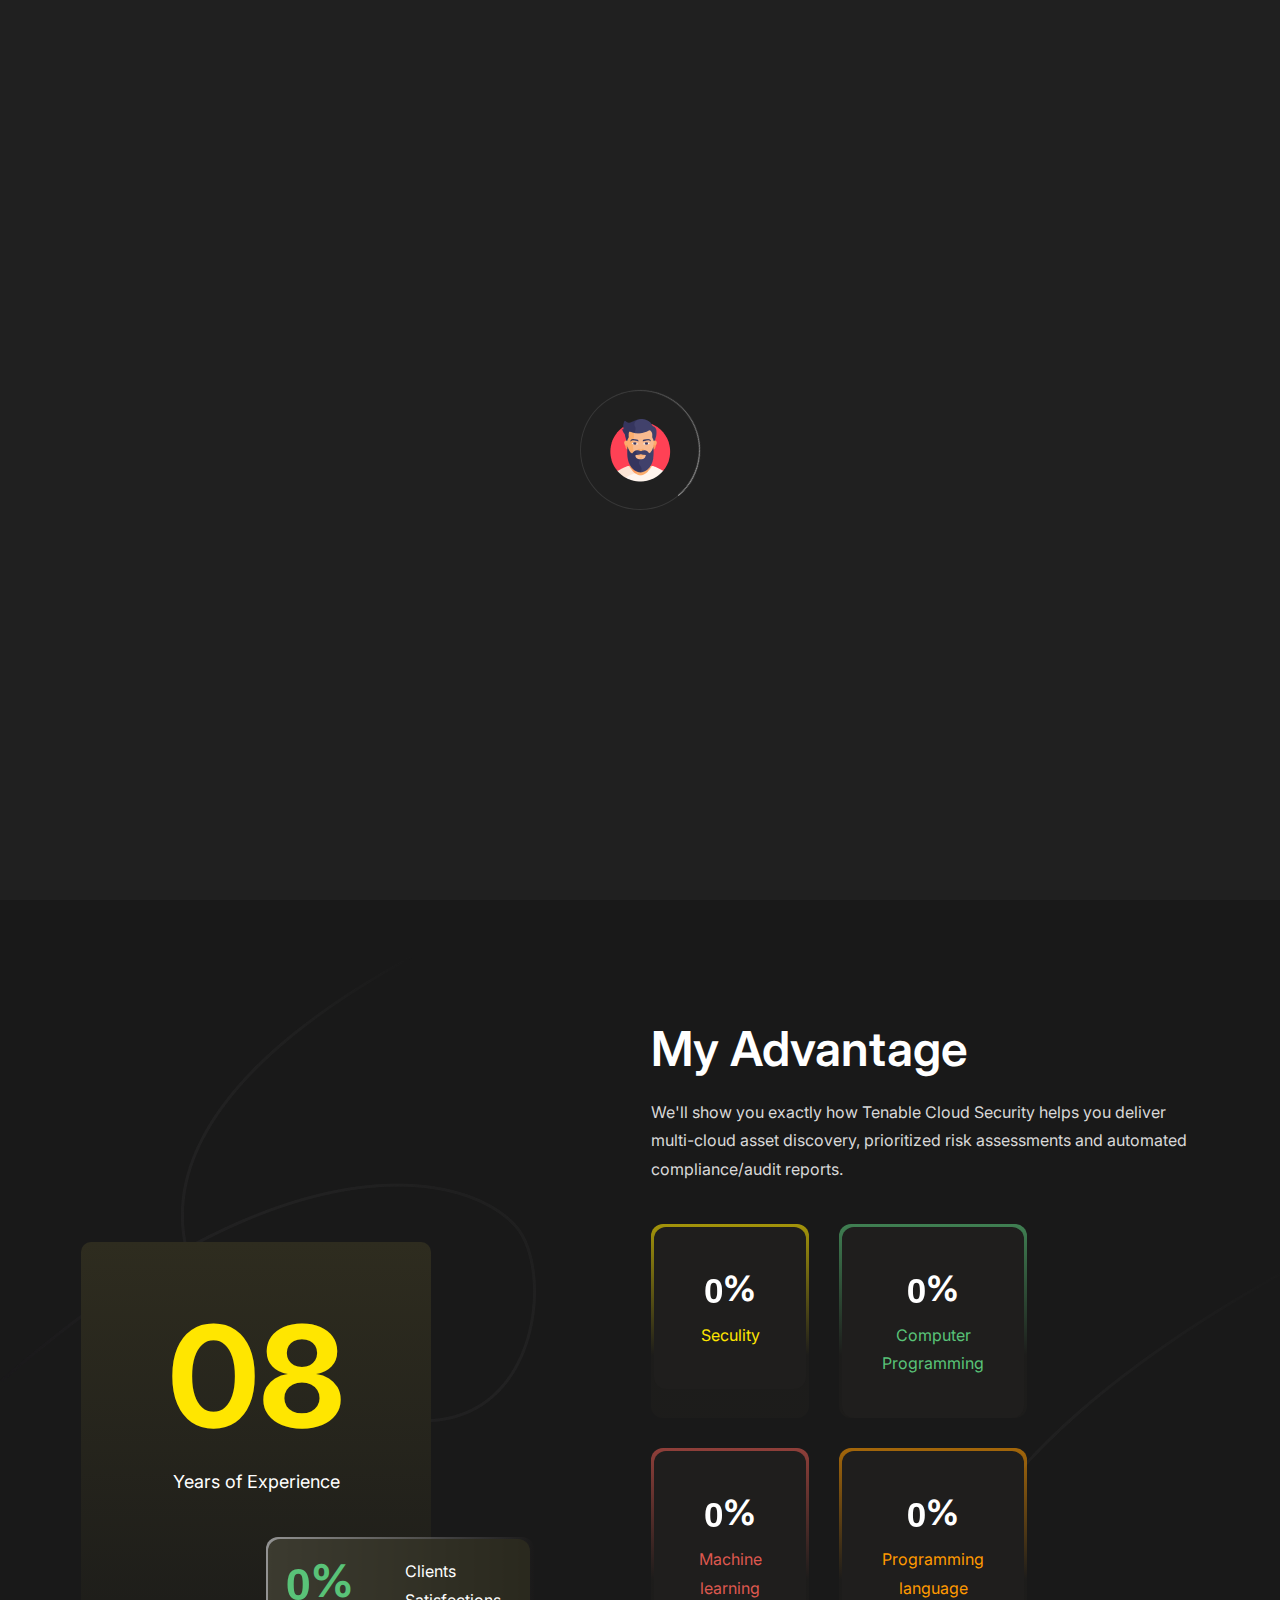
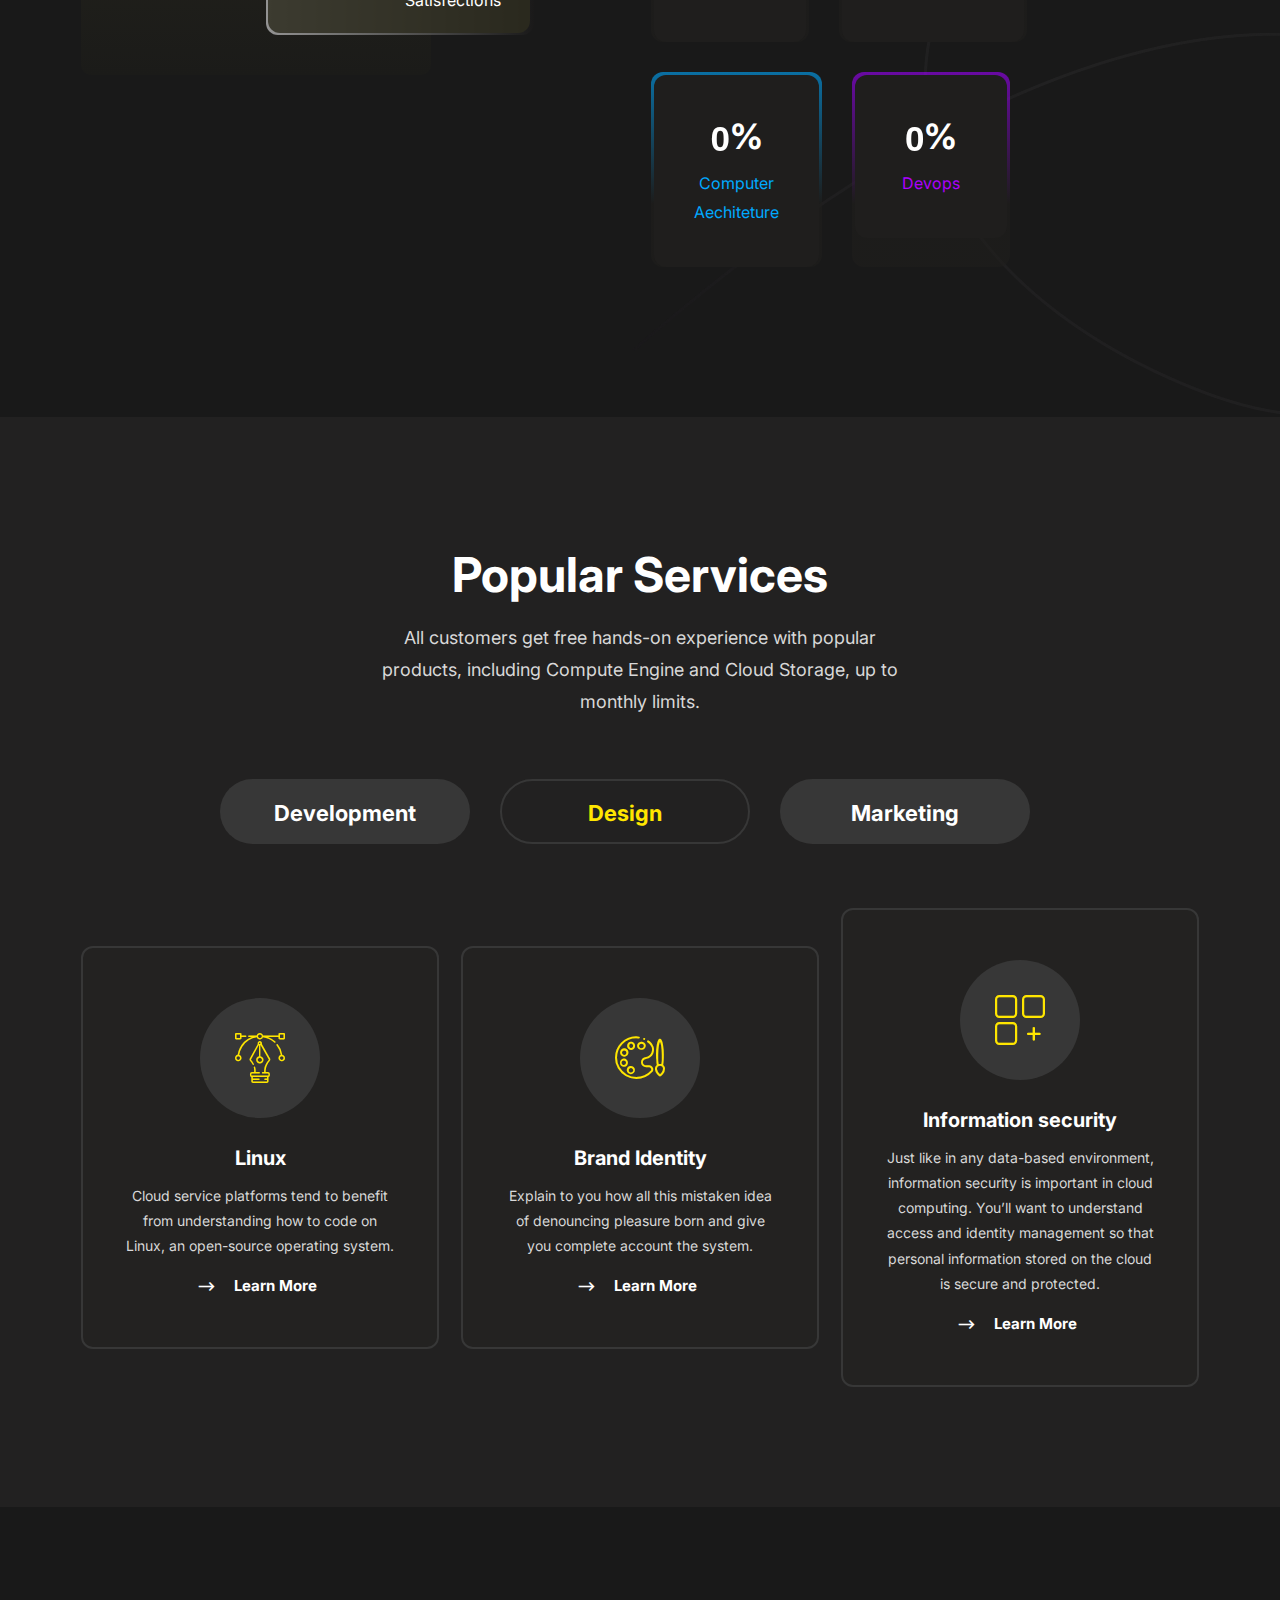
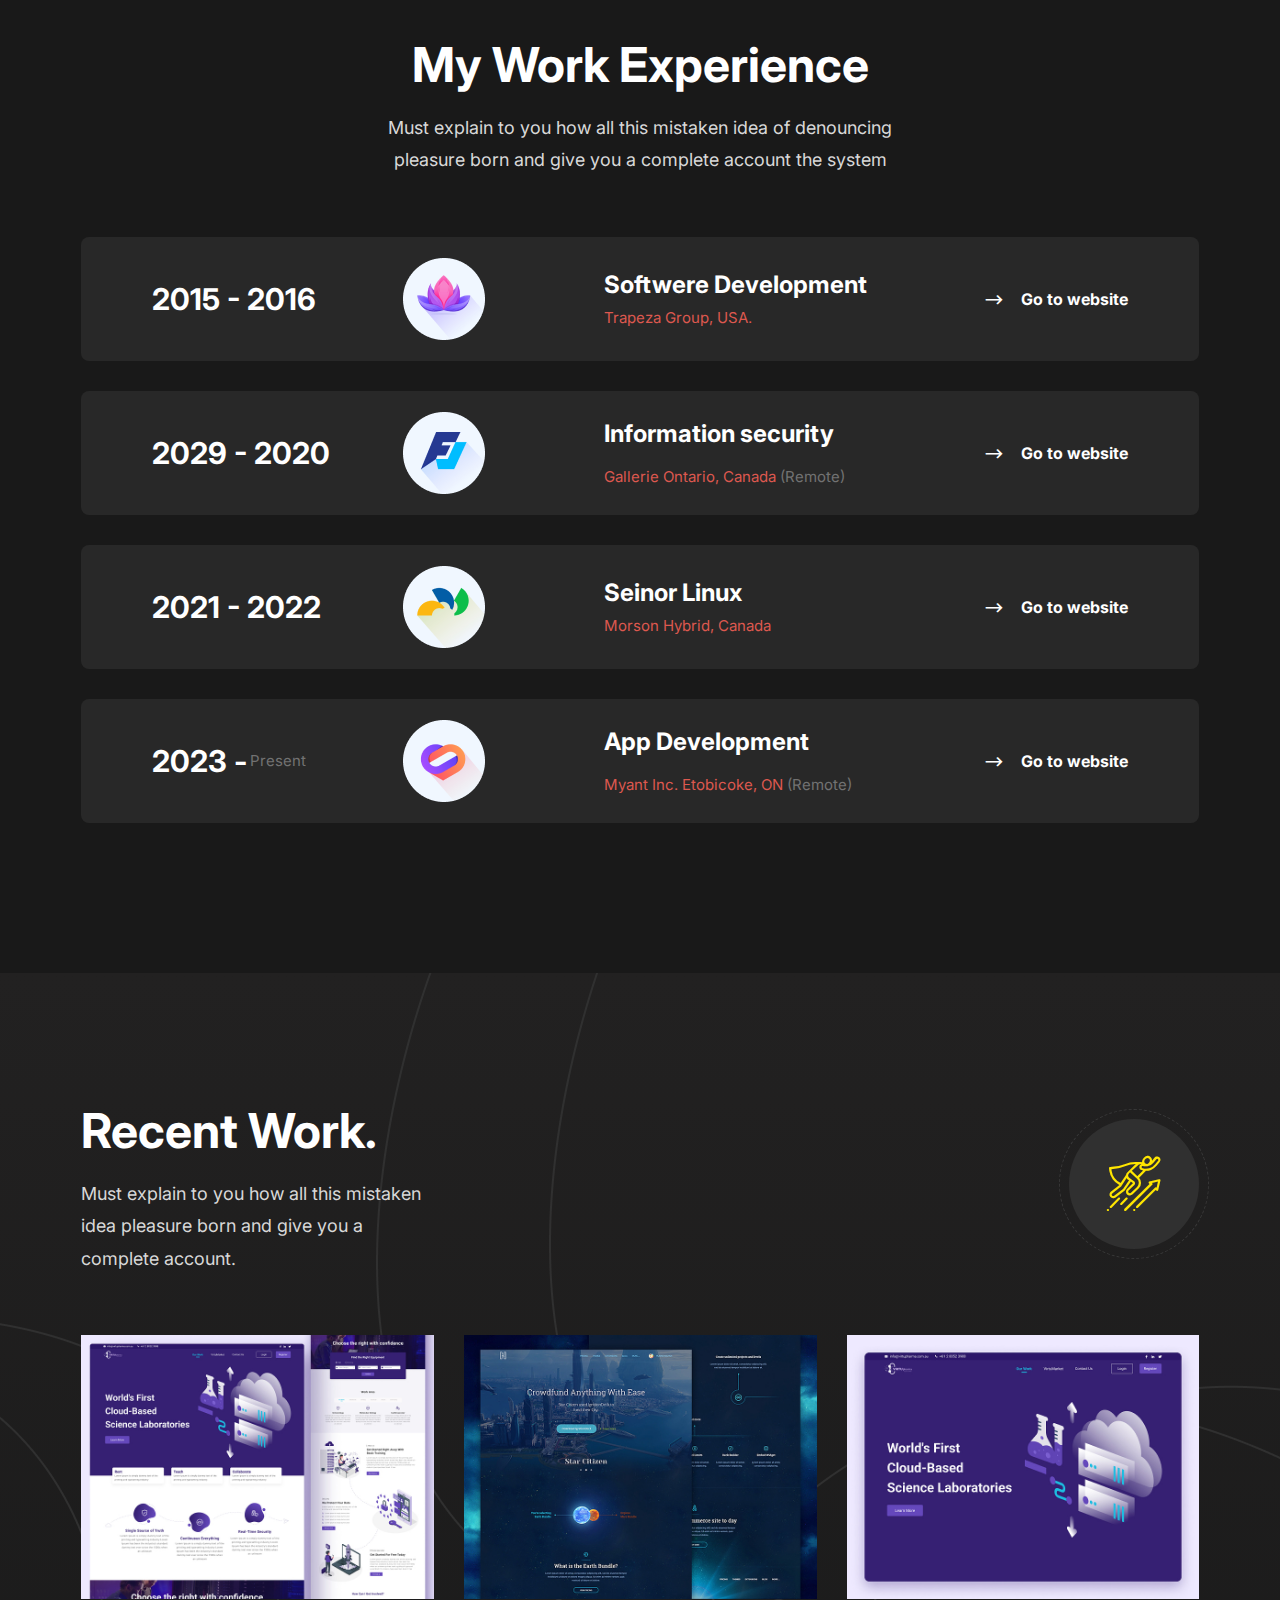
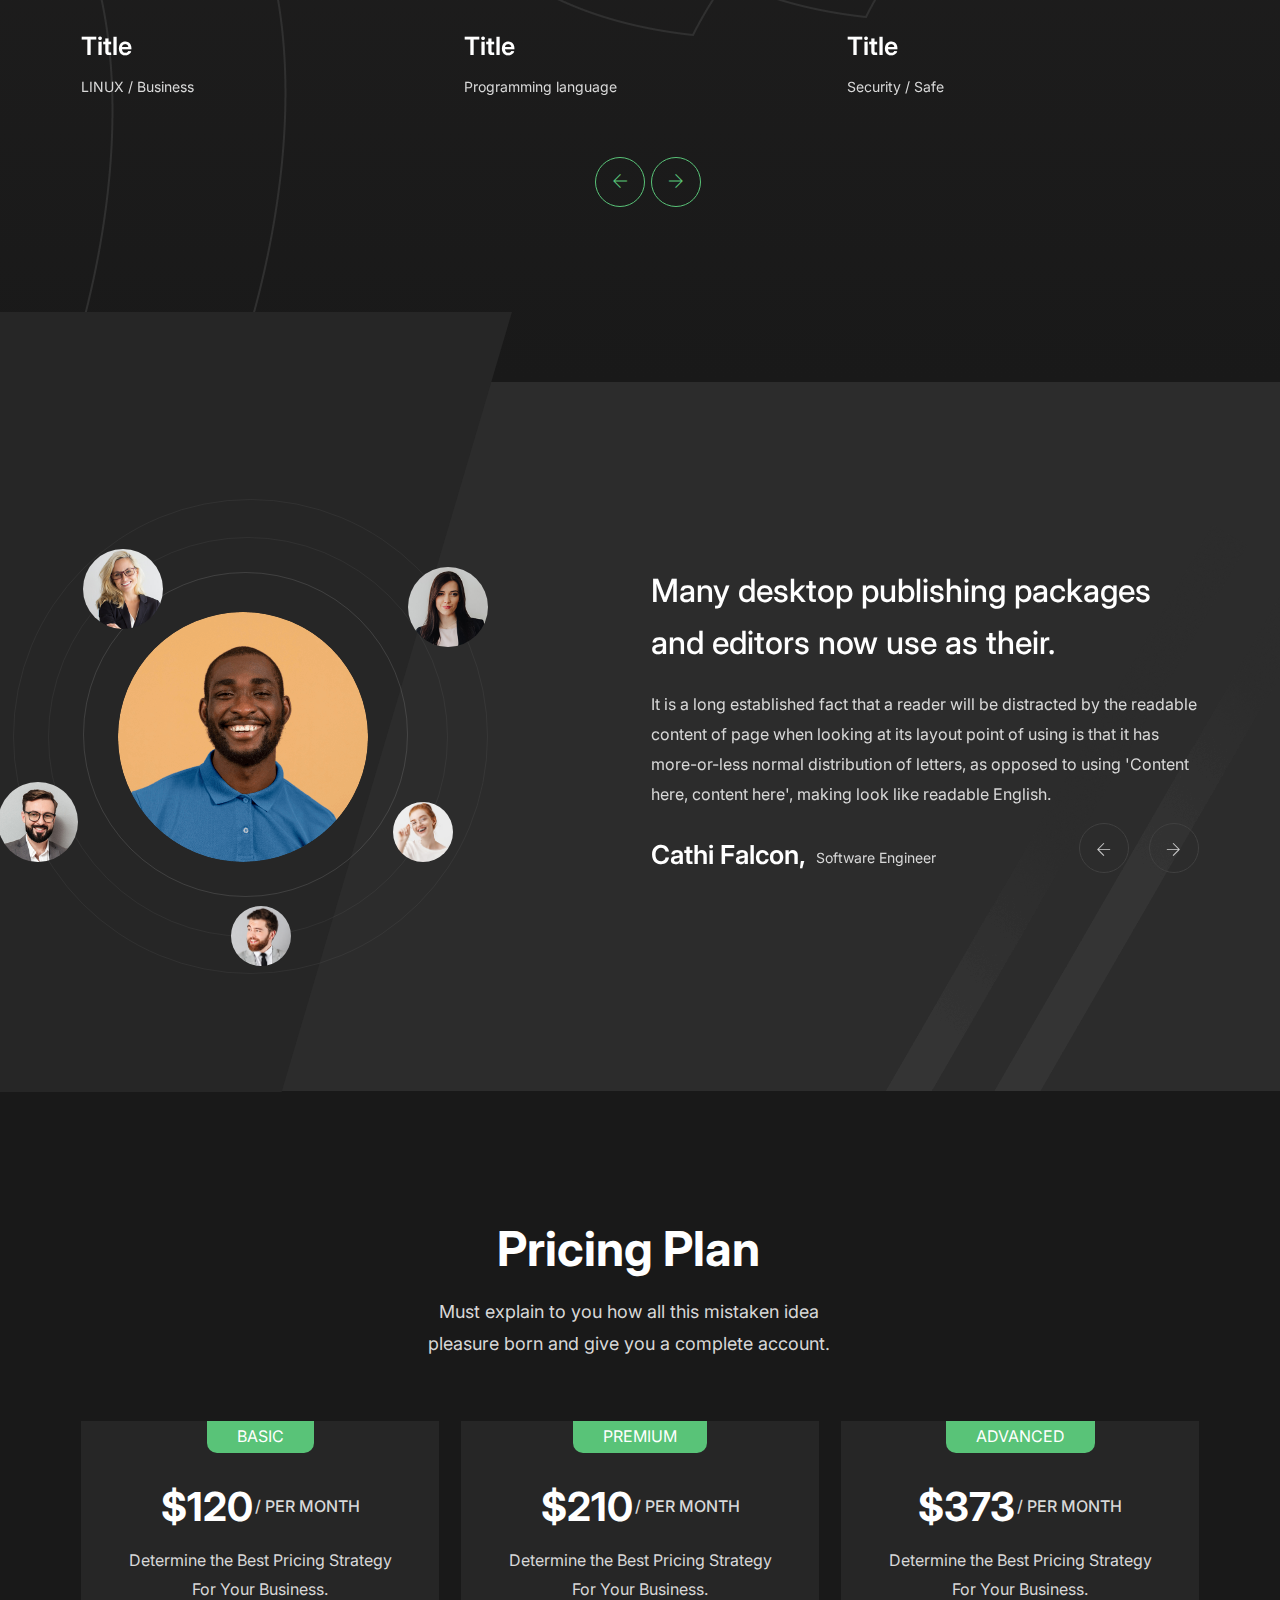
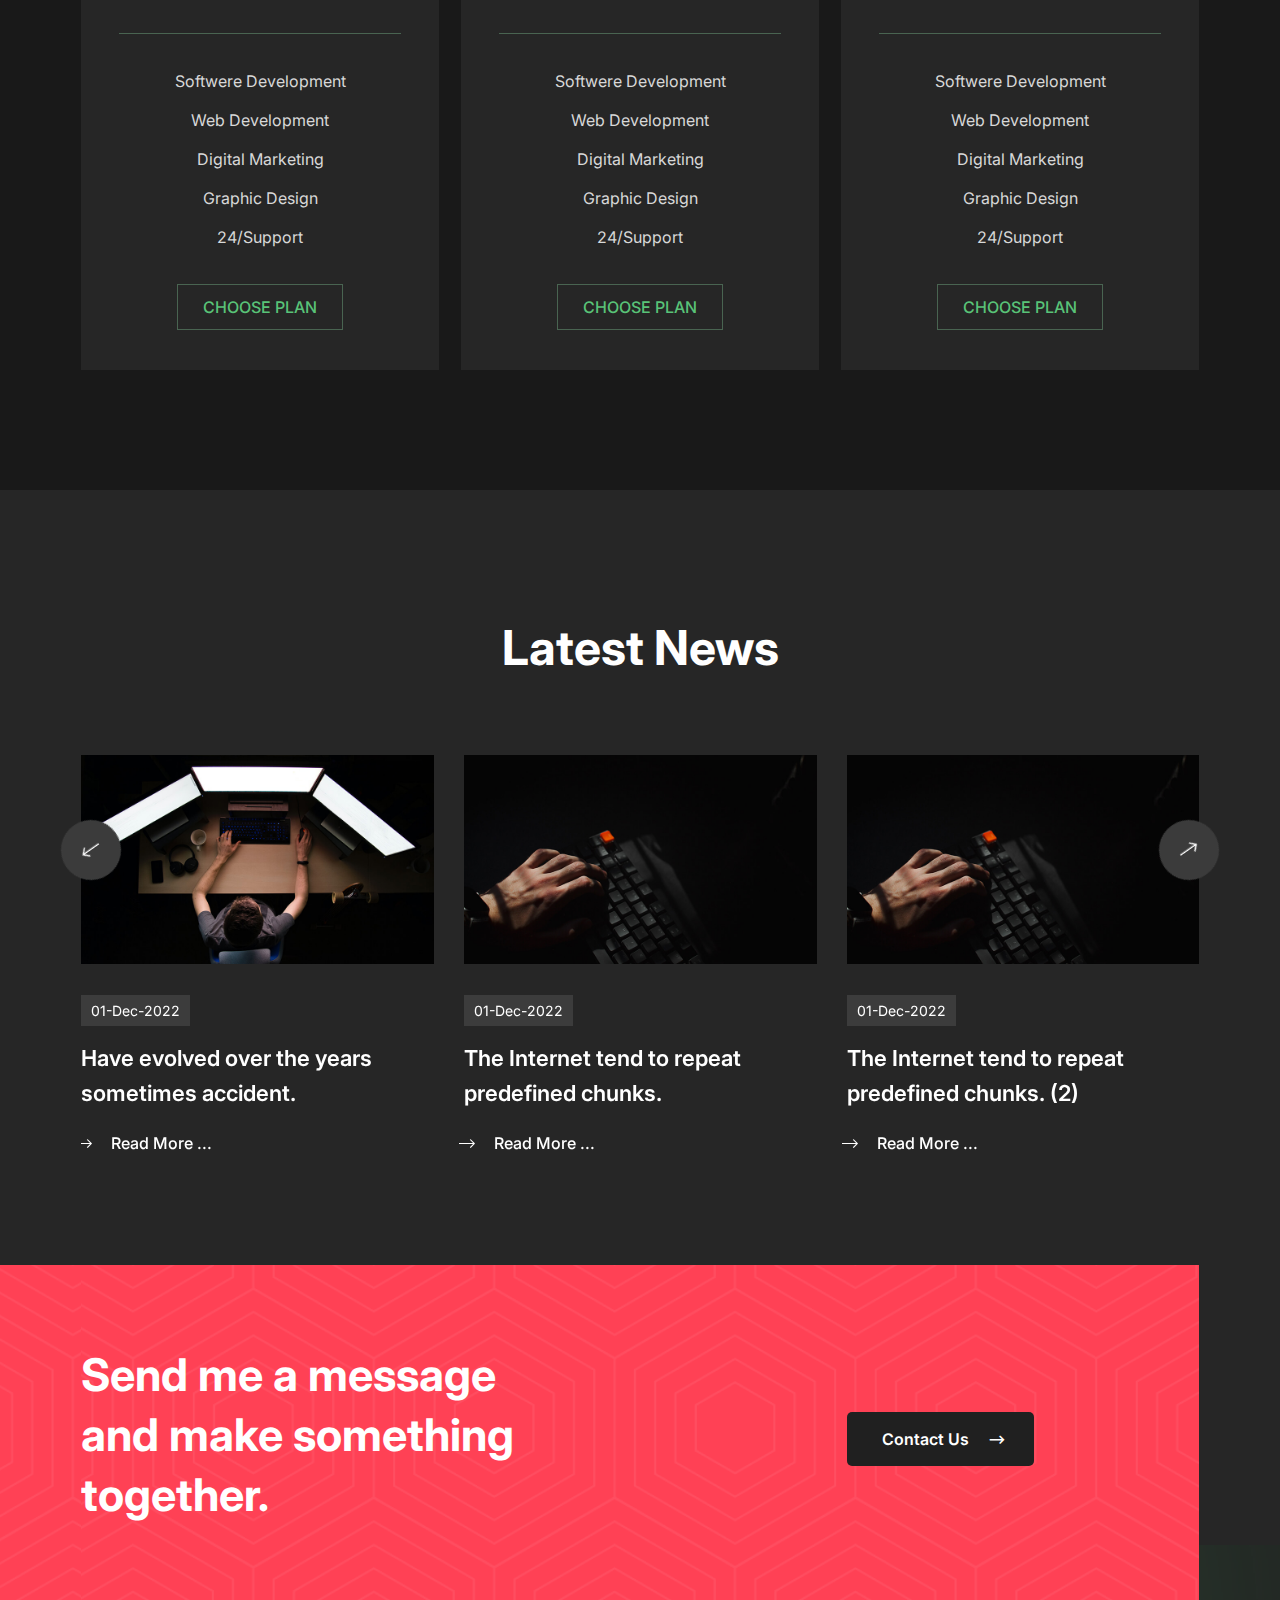
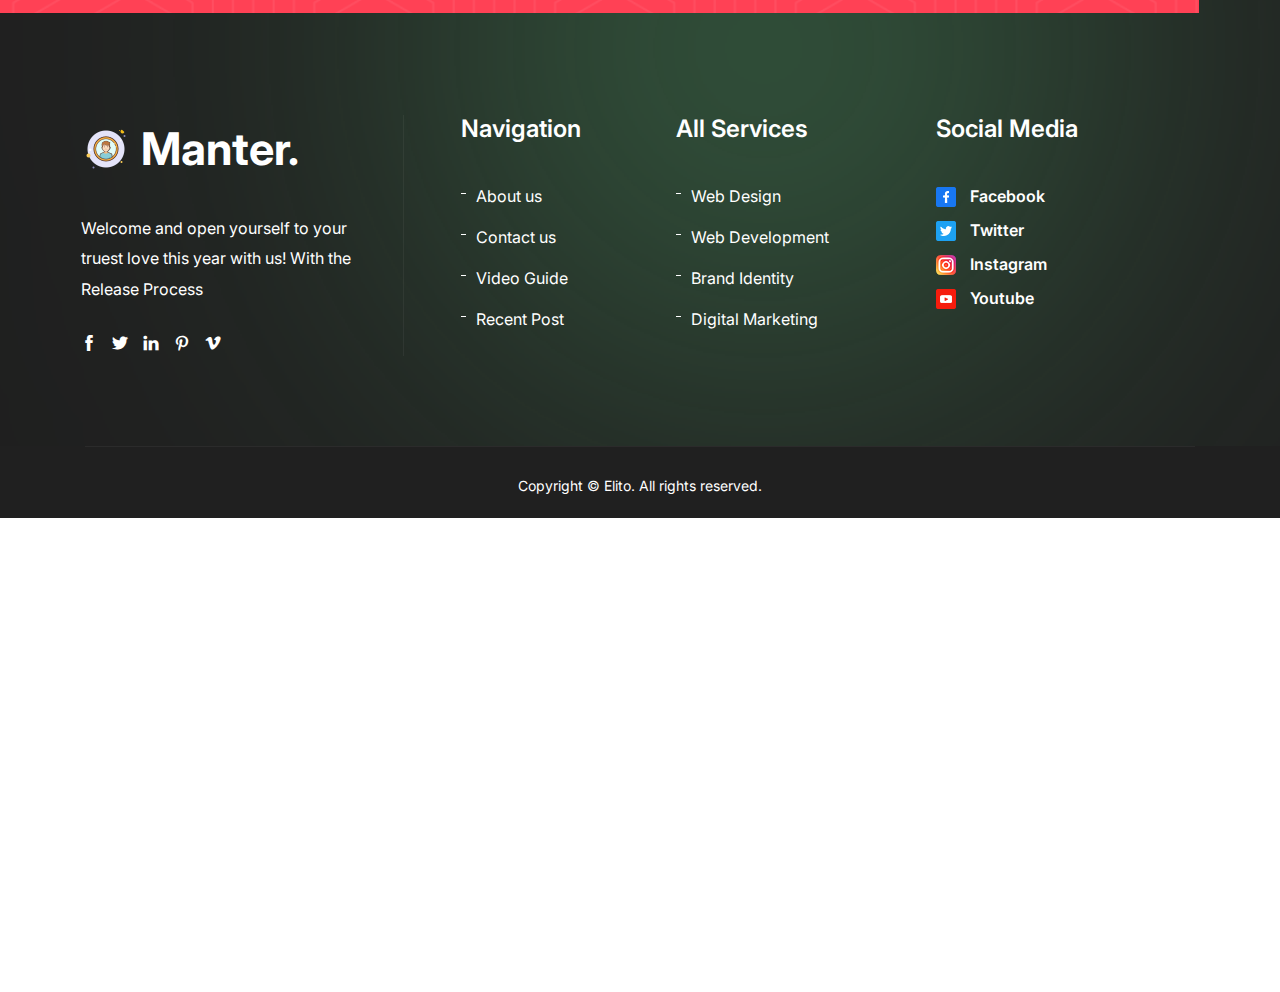
<file: index.html>
<html xmlns="http://www.w3.org/1999/xhtml" lang="en">

<head>
	<meta http-equiv="Content-Type" content="text/html; charset=utf-8" />
	<meta name="description" content="HTTrack is an easy-to-use website mirror utility. It allows you to download a World Wide website from the Internet to a local directory,building recursively all structures, getting html, images, and other files from the server to your computer. Links are rebuiltrelatively so that you can freely browse to the local site (works with any browser). You can mirror several sites together so that you can jump from one toanother. You can, also, update an existing mirror site, or resume an interrupted download. The robot is fully configurable, with an integrated help" />
	<meta name="keywords" content="httrack, HTTRACK, HTTrack, winhttrack, WINHTTRACK, WinHTTrack, offline browser, web mirror utility, aspirateur web, surf offline, web capture, www mirror utility, browse offline, local  site builder, website mirroring, aspirateur www, internet grabber, capture de site web, internet tool, hors connexion, unix, dos, windows 95, windows 98, solaris, ibm580, AIX 4.0, HTS, HTGet, web aspirator, web aspirateur, libre, GPL, GNU, free software" />
	<title>Local index - HTTrack Website Copier</title>
  <!-- Mirror and index made by HTTrack Website Copier/3.49-2 [XR&CO'2014] -->
	<style type="text/css">
	<!--

body {
	margin: 0;  padding: 0;  margin-bottom: 15px;  margin-top: 8px;
	background: #77b;
}
body, td {
	font: 14px "Trebuchet MS", Verdana, Arial, Helvetica, sans-serif;
	}

#subTitle {
	background: #000;  color: #fff;  padding: 4px;  font-weight: bold; 
	}

#siteNavigation a, #siteNavigation .current {
	font-weight: bold;  color: #448;
	}
#siteNavigation a:link    { text-decoration: none; }
#siteNavigation a:visited { text-decoration: none; }

#siteNavigation .current { background-color: #ccd; }

#siteNavigation a:hover   { text-decoration: none;  background-color: #fff;  color: #000; }
#siteNavigation a:active  { text-decoration: none;  background-color: #ccc; }


a:link    { text-decoration: underline;  color: #00f; }
a:visited { text-decoration: underline;  color: #000; }
a:hover   { text-decoration: underline;  color: #c00; }
a:active  { text-decoration: underline; }

#pageContent {
	clear: both;
	border-bottom: 6px solid #000;
	padding: 10px;  padding-top: 20px;
	line-height: 1.65em;
	background-image: url(backblue.gif);
	background-repeat: no-repeat;
	background-position: top right;
	}

#pageContent, #siteNavigation {
	background-color: #ccd;
	}


.imgLeft  { float: left;   margin-right: 10px;  margin-bottom: 10px; }
.imgRight { float: right;  margin-left: 10px;   margin-bottom: 10px; }

hr { height: 1px;  color: #000;  background-color: #000;  margin-bottom: 15px; }

h1 { margin: 0;  font-weight: bold;  font-size: 2em; }
h2 { margin: 0;  font-weight: bold;  font-size: 1.6em; }
h3 { margin: 0;  font-weight: bold;  font-size: 1.3em; }
h4 { margin: 0;  font-weight: bold;  font-size: 1.18em; }

.blak { background-color: #000; }
.hide { display: none; }
.tableWidth { min-width: 400px; }

.tblRegular       { border-collapse: collapse; }
.tblRegular td    { padding: 6px;  background-image: url(fade.gif);  border: 2px solid #99c; }
.tblHeaderColor, .tblHeaderColor td { background: #99c; }
.tblNoBorder td   { border: 0; }



</style>

</head>

<table width="76%" border="0" align="center" cellspacing="0" cellpadding="3" class="tableWidth">
	<tr>
	<td id="subTitle">HTTrack Website Copier - Open Source offline browser</td>
	</tr>
</table>
<table width="76%" border="0" align="center" cellspacing="0" cellpadding="0" class="tableWidth">
<tr class="blak">
<td>
	<table width="100%" border="0" align="center" cellspacing="1" cellpadding="0">
	<tr>
	<td colspan="6"> 
		<table width="100%" border="0" align="center" cellspacing="0" cellpadding="10">
		<tr> 
		<td id="pageContent"> 
<!-- ==================== End prologue ==================== -->

	<meta name="generator" content="HTTrack Website Copier/3.x">
	<TITLE>Local index - HTTrack</TITLE>
</HEAD>
<BODY>
<H1 ALIGN=Center>Index of locally available sites:</H1>
	<TABLE BORDER="0" WIDTH="100%" CELLSPACING="1" CELLPADDING="0">
		<TR>
			<TD BACKGROUND="fade.gif">
				&middot;
					<A HREF="demo-joomla.chipblue.net/elito/index.html">
						Home
					</A>		
			</TD>
		</TR>
	</TABLE>
	<BR>
	<BR>
	<BR>
  	<H6 ALIGN="RIGHT">
	<I>Mirror and index made by HTTrack Website Copier [XR&amp;CO'2008]</I>
	</H6>
	<!-- Mirror and index made by HTTrack Website Copier/3.49-2 [XR&CO'2014] -->
	<!-- Thanks for using HTTrack Website Copier! -->
	<meta HTTP-EQUIV="Refresh" CONTENT="0; URL=demo-joomla.chipblue.net/elito/index.html">


<!-- ==================== Start epilogue ==================== -->
		</td>
		</tr>
		</table>
	</td>
	</tr>
	</table>
</td>
</tr>
</table>

<table width="76%" border="0" align="center" valign="bottom" cellspacing="0" cellpadding="0">
	<tr>
	<td id="footer"><small>&copy; 2008 Xavier Roche & other contributors - Web Design: Leto Kauler.</small></td>
	</tr>
</table>

</body>

</html>
</file>
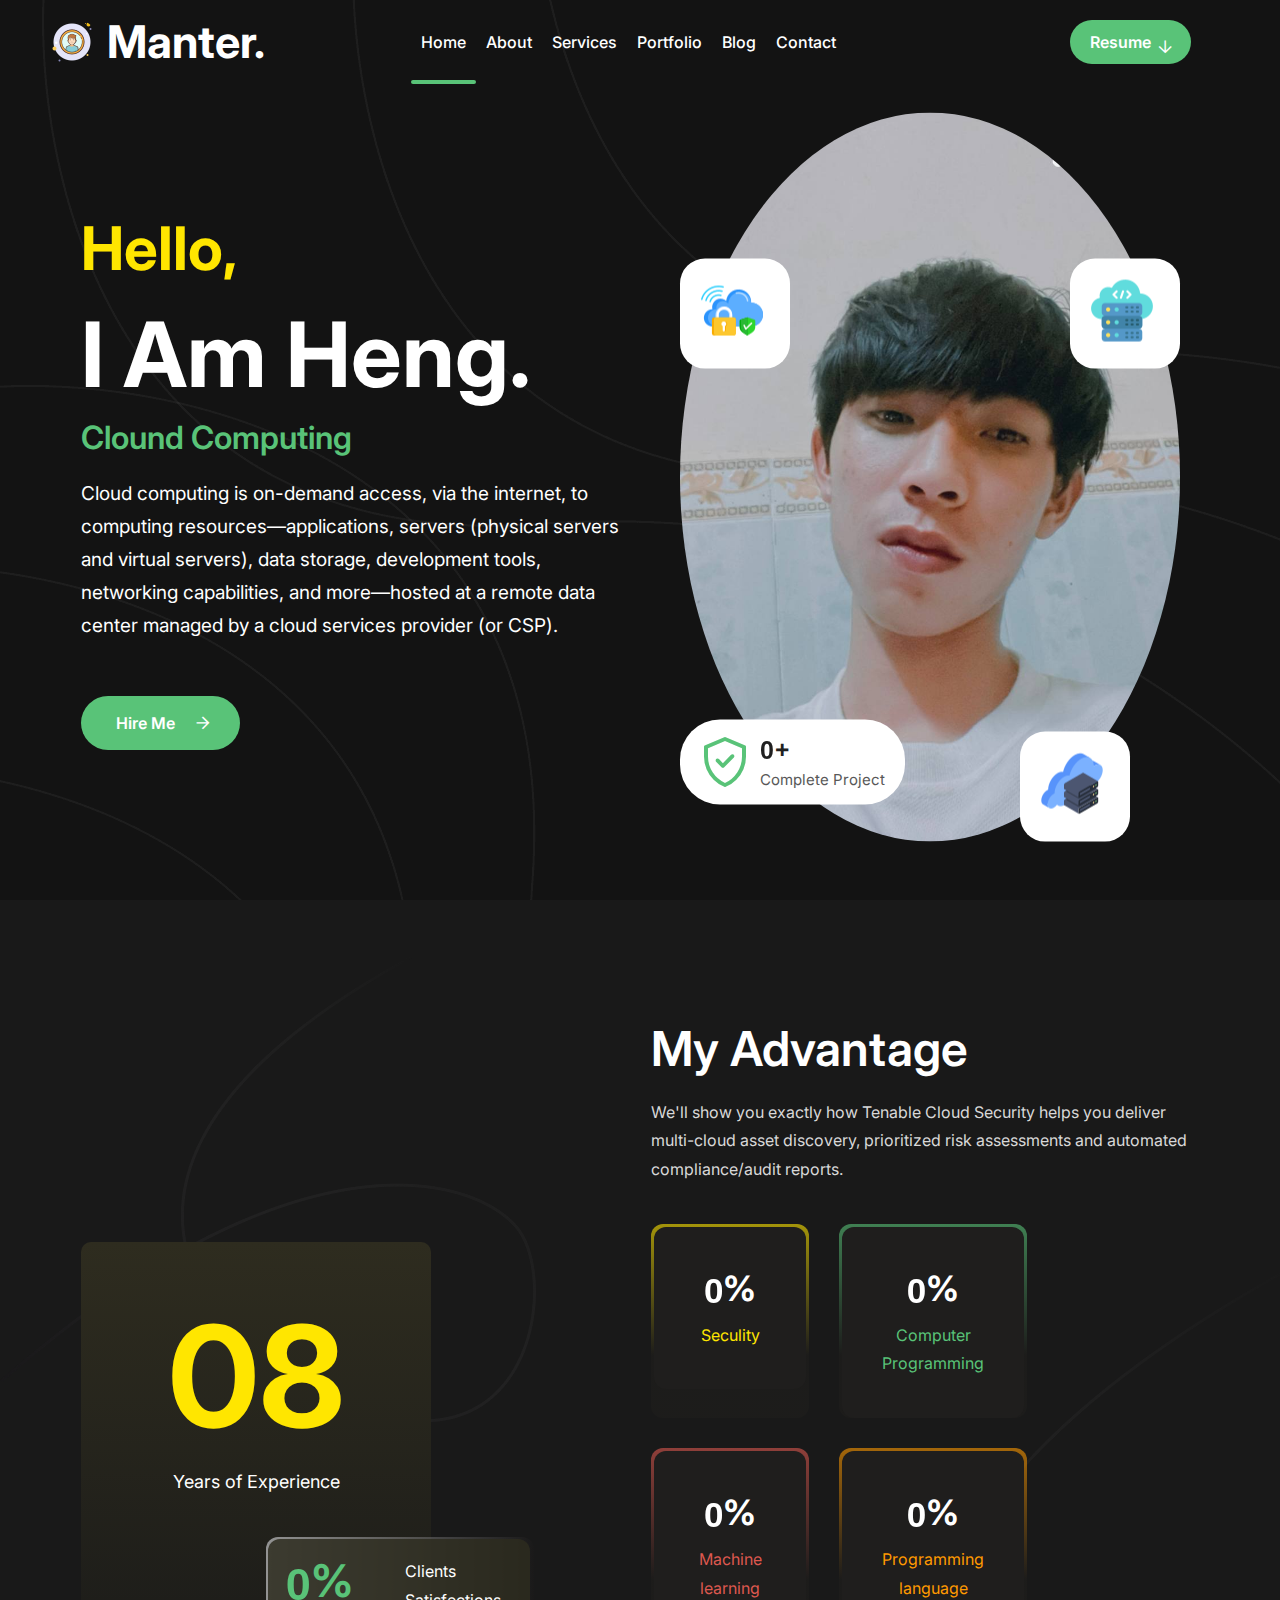
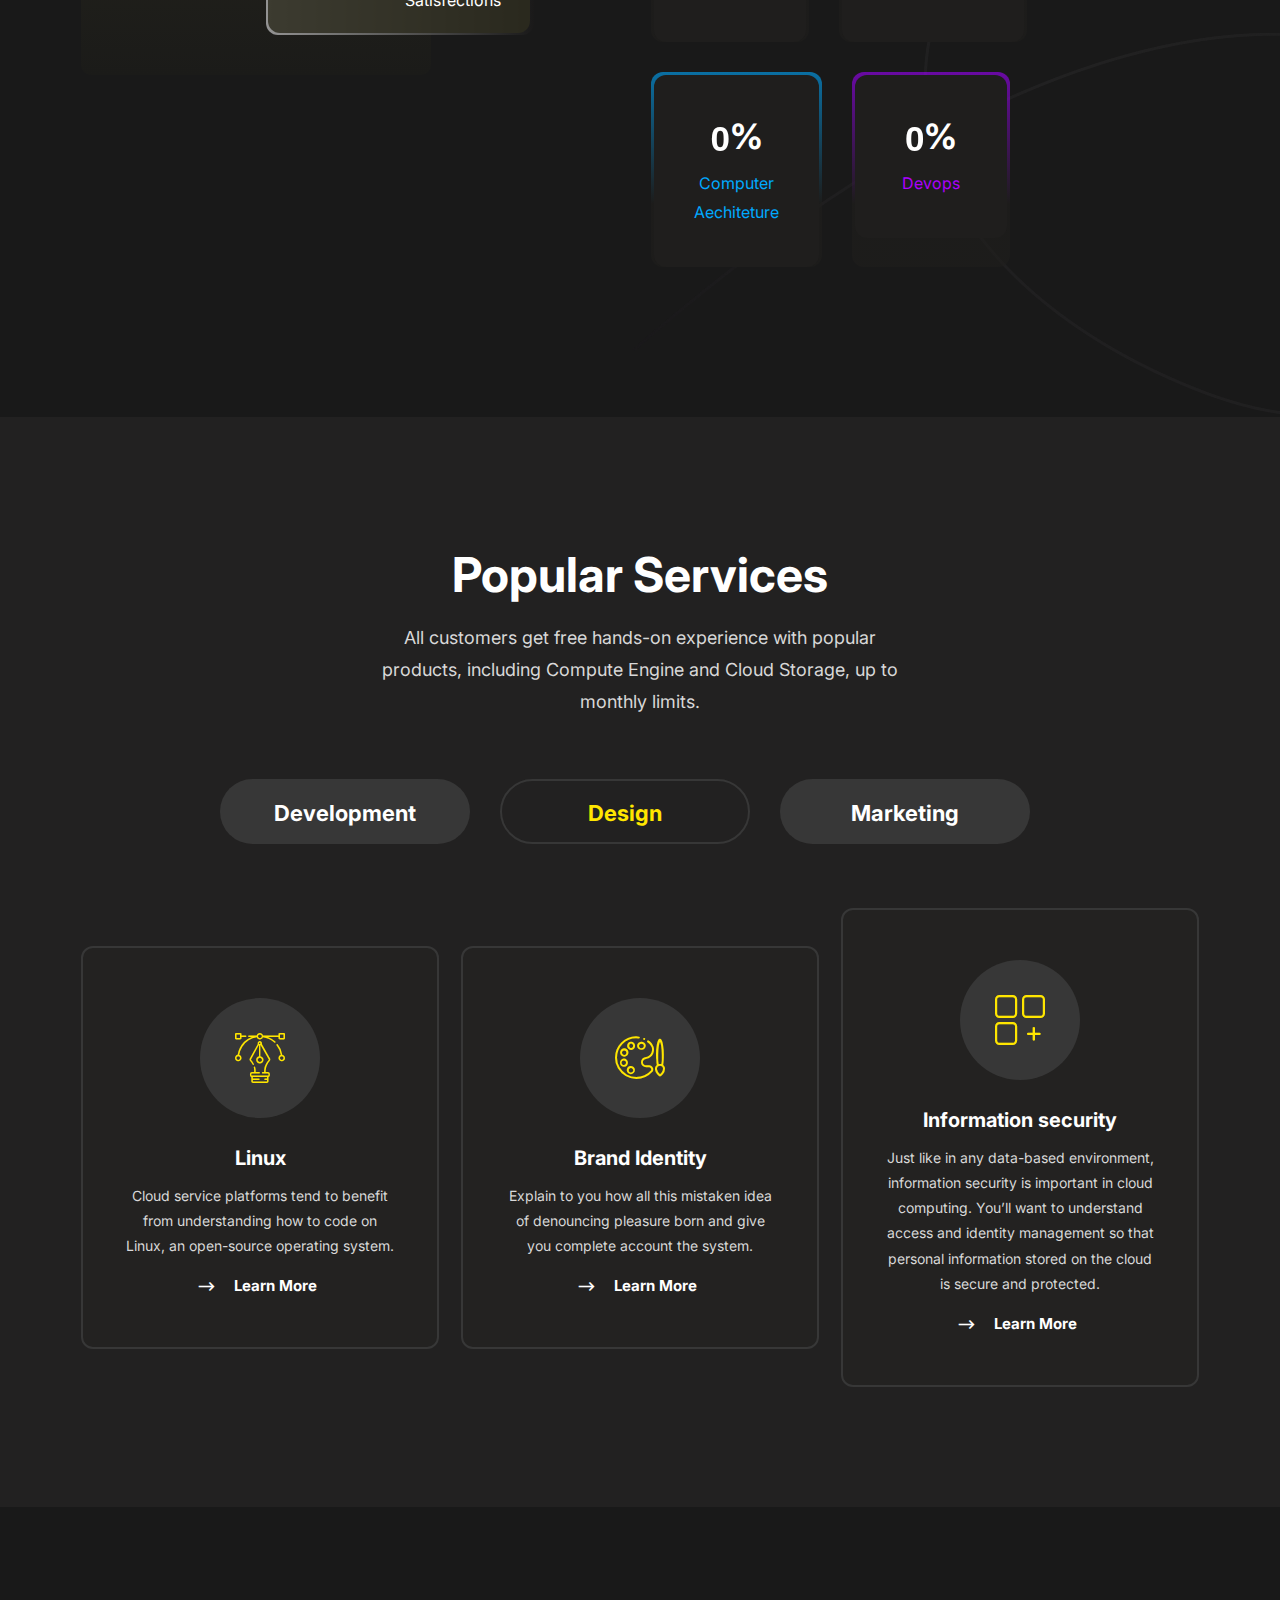
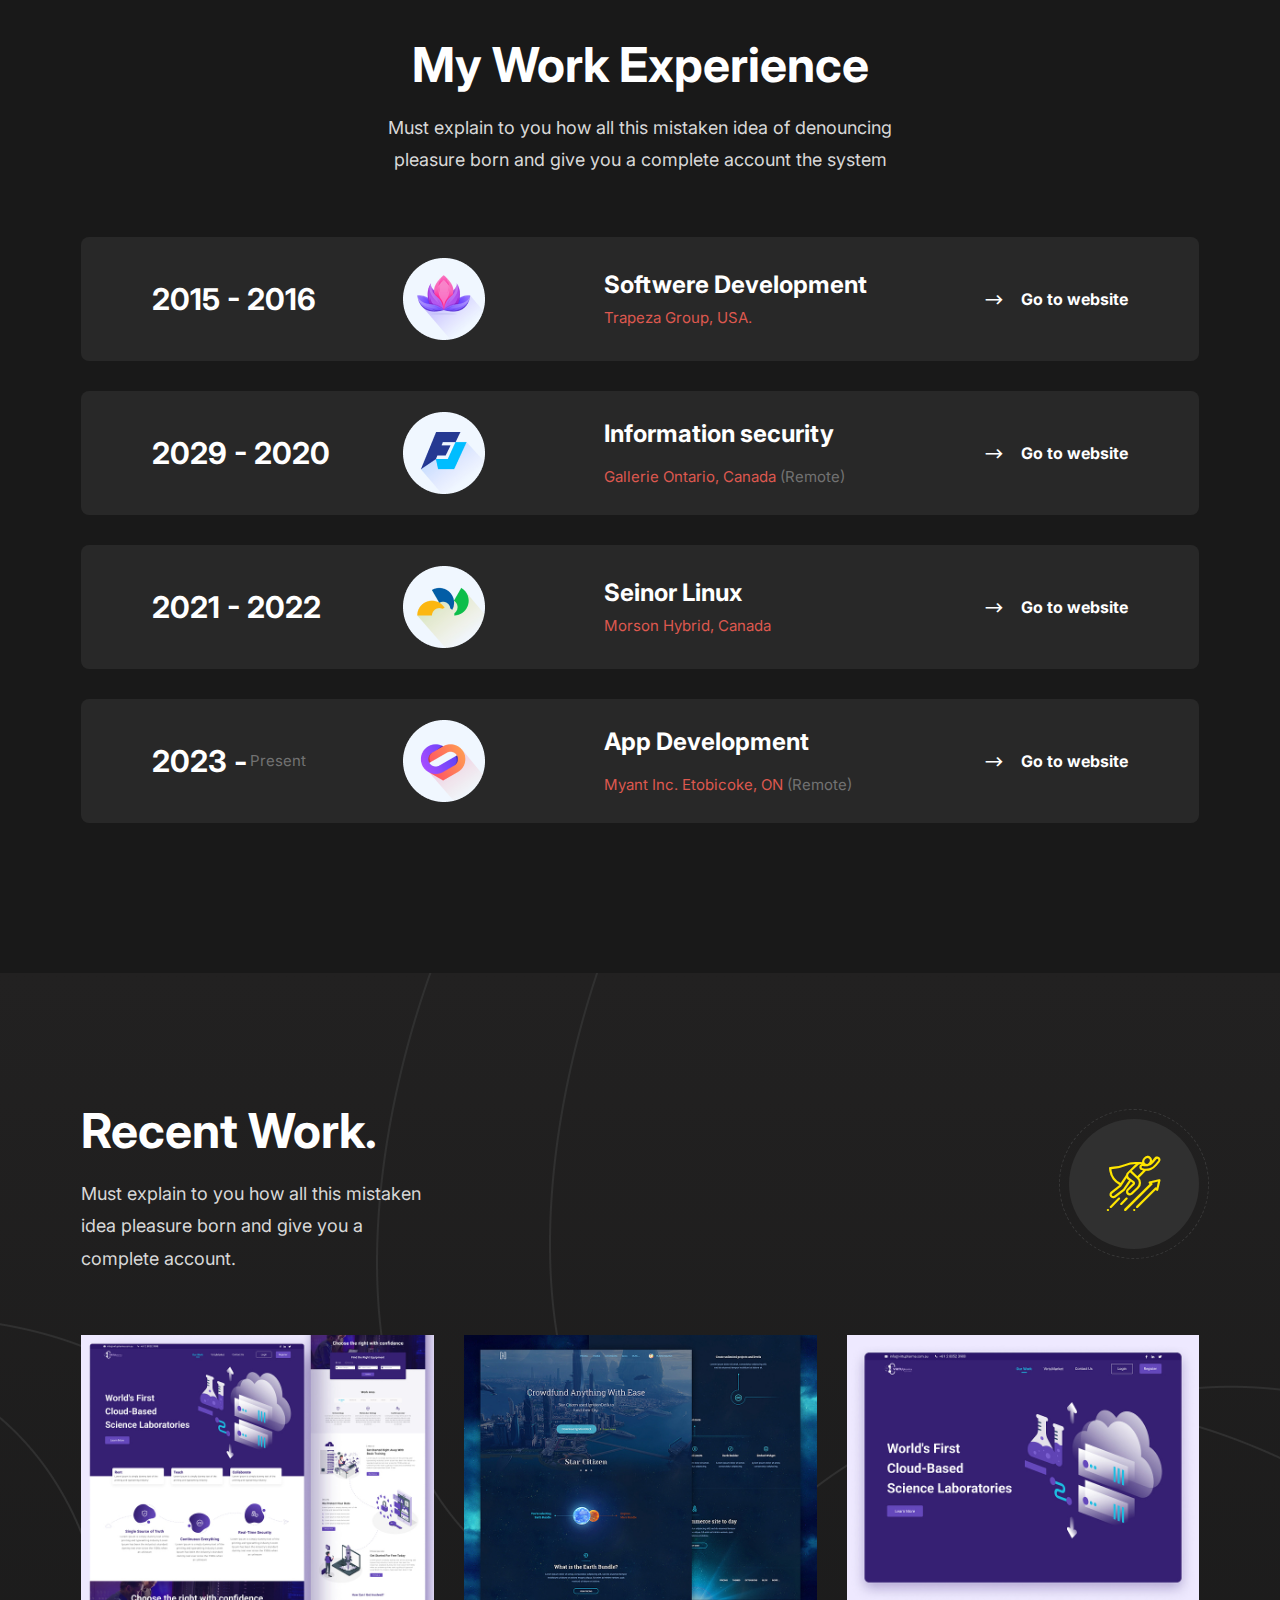
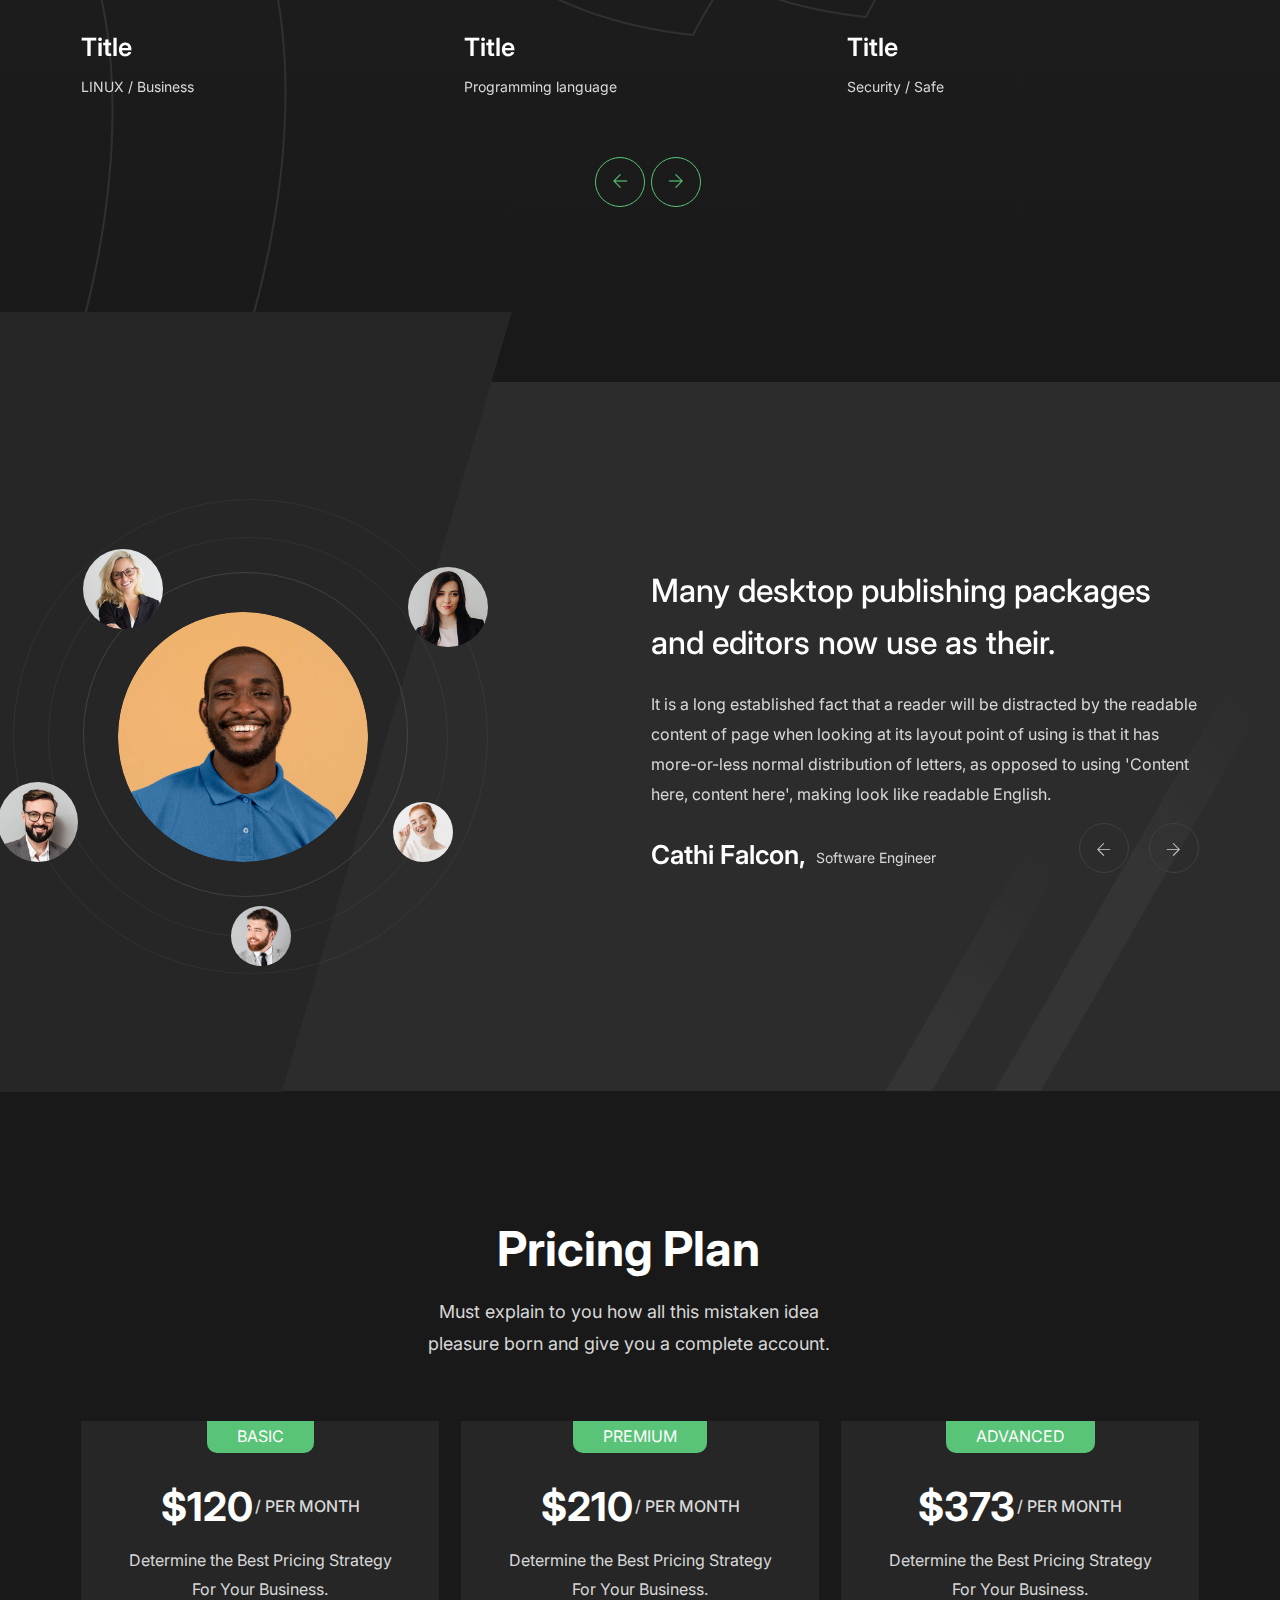
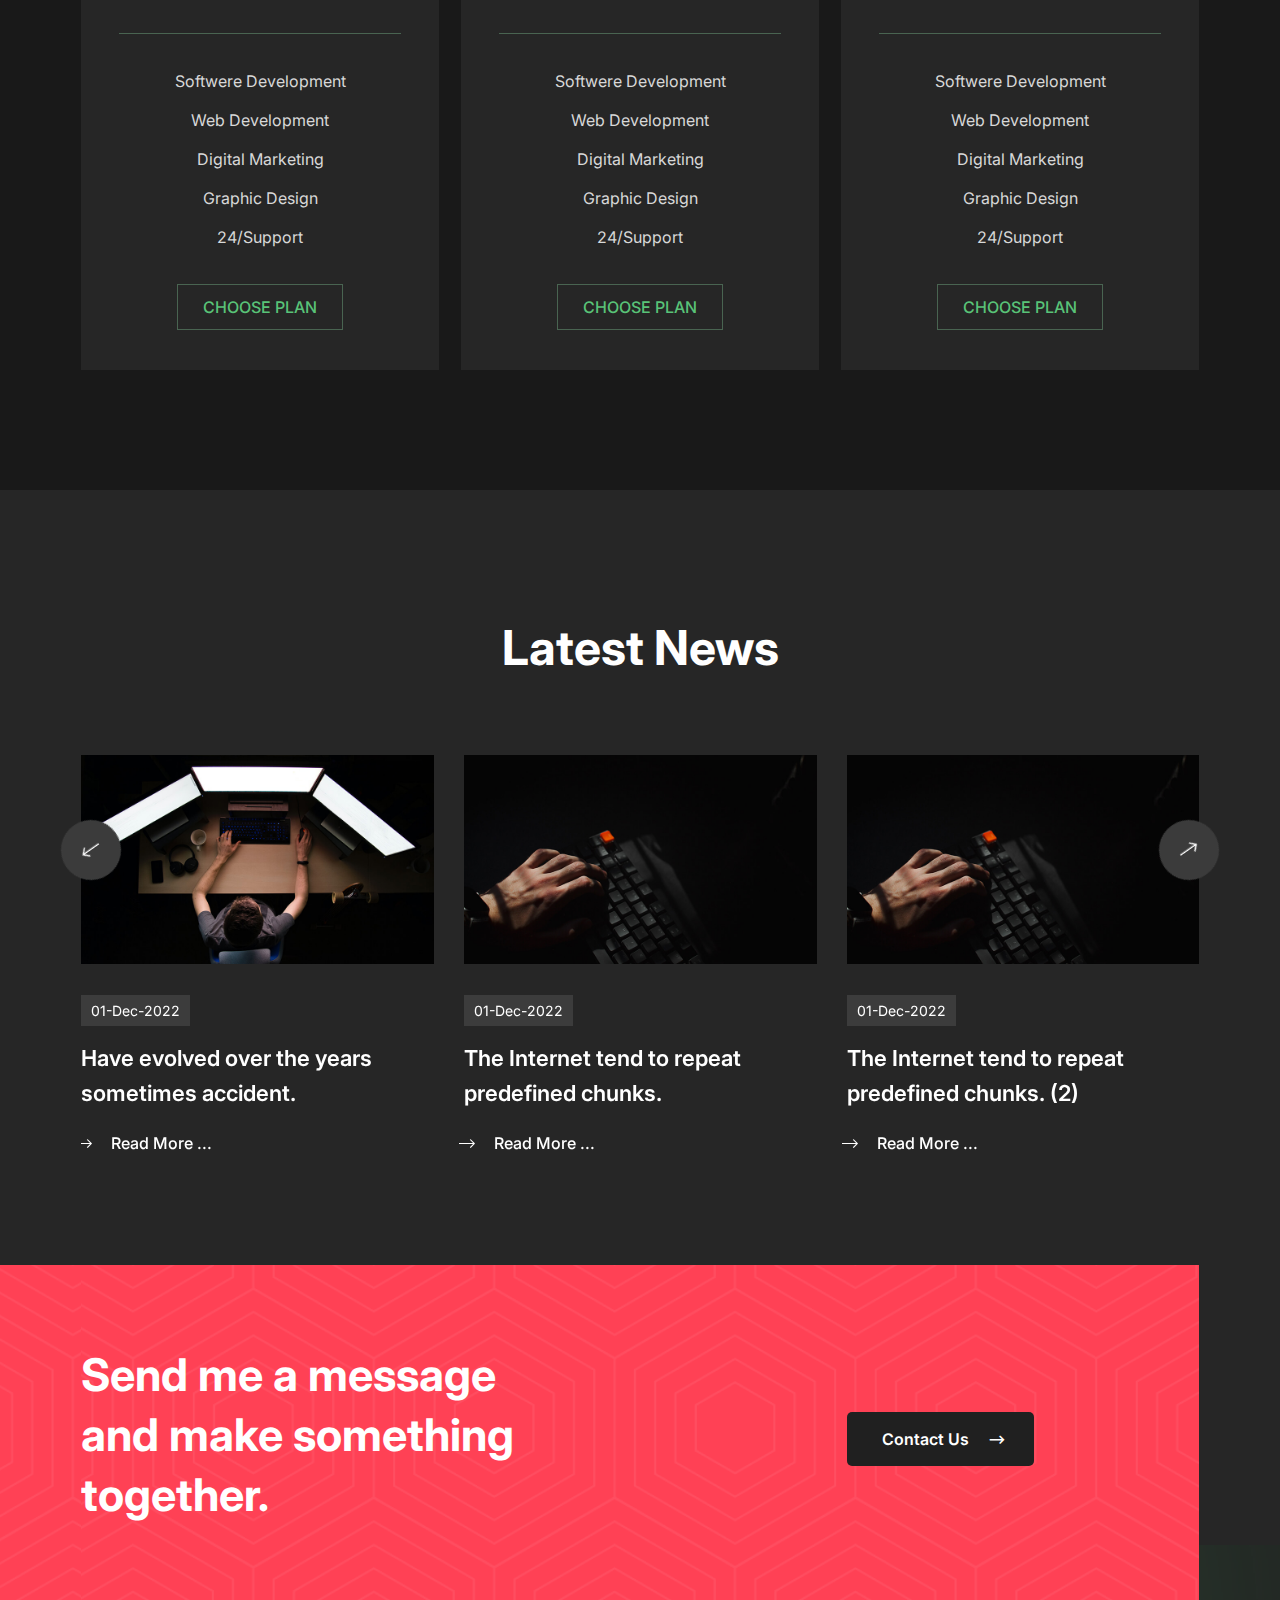
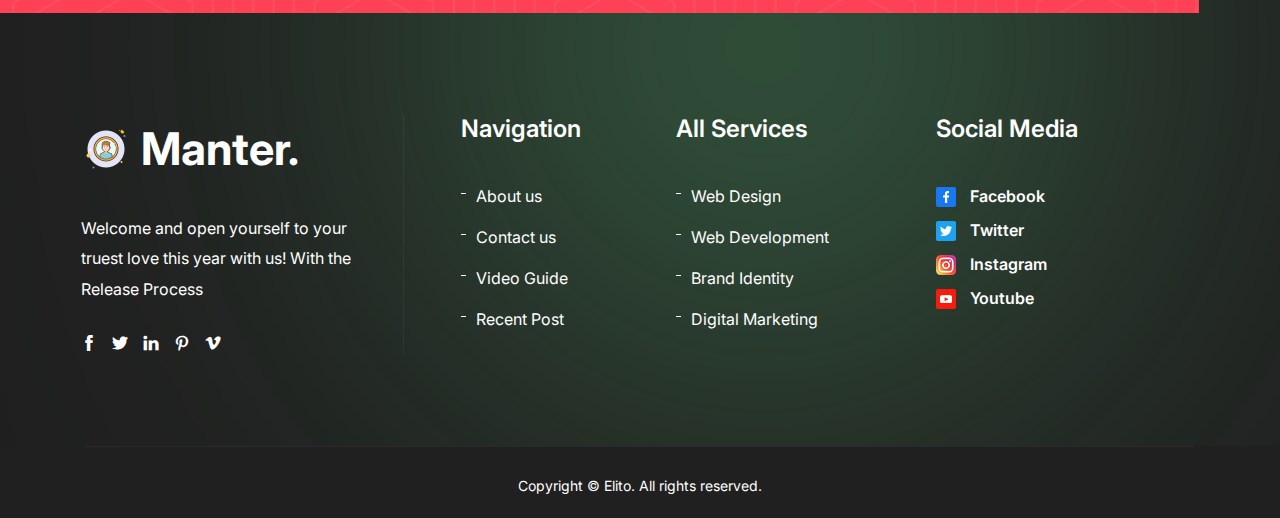
<file: demo-joomla.chipblue.net/elito/index.html>
<!DOCTYPE html>
<html lang="en-gb" dir="ltr">

<!-- Mirrored from demo-joomla.chipblue.net/elito/ by HTTrack Website Copier/3.x [XR&CO'2014], Fri, 08 Dec 2023 04:35:02 GMT -->
<!-- Added by HTTrack --><meta http-equiv="content-type" content="text/html;charset=utf-8" /><!-- /Added by HTTrack -->
<head>
	<meta charset="utf-8">
	<meta name="viewport" content="width=device-width, initial-scale=1">
	<meta name="generator" content="Joomla! - Open Source Content Management">
	<title>Home</title>
	<link href="indexc0d0.php?format=feed&amp;type=rss" rel="alternate" type="application/rss+xml" title="RSS 2.0">
	<link href="index7b17.php?format=feed&amp;type=atom" rel="alternate" type="application/atom+xml" title="Atom 1.0">
	<link href="media/system/images/joomla-favicon.svg" rel="icon" type="image/svg+xml">
	<link href="media/system/images/favicon.ico" rel="alternate icon" type="image/vnd.microsoft.icon">
	<link href="media/system/images/joomla-favicon-pinned.svg" rel="mask-icon" color="#000">

	<link href="media/vendor/joomla-custom-elements/css/joomla-alert.min44b7.css?0.2.0" rel="stylesheet" />
	<link href="plugins/system/jce/css/contentd666.css?badb4208be409b1335b815dde676300e" rel="stylesheet" />

	<script type="application/json" class="joomla-script-options new">{"joomla.jtext":{"ERROR":"Error","MESSAGE":"Message","NOTICE":"Notice","WARNING":"Warning","JCLOSE":"Close","JOK":"OK","JOPEN":"Open"},"system.paths":{"root":"\/elito","rootFull":"https:\/\/demo-joomla.chipblue.net\/elito\/","base":"\/elito","baseFull":"https:\/\/demo-joomla.chipblue.net\/elito\/"},"csrf.token":"c98a05594b163a2bfc3d77250bc717b7"}</script>
	<script src="media/system/js/core.minf3a0.js?bea7b244e267b04087cedcf531f6fe827a8e101f"></script>
	<script src="media/system/js/messages-es5.minfb0f.js?70b6651d6deab46dc8a25f03338f66f540cc62e2" nomodule defer></script>
	<script src="media/system/js/messages.minae9f.js?7425e8d1cb9e4f061d5e30271d6d99b085344117" type="module"></script>
	<script src="../../code.jquery.com/jquery-latest.pack.js"></script>
 
	<link href="templates/elito/assets/css/themify-icons.css" rel="stylesheet">
    <link href="templates/elito/assets/css/font-awesome.min.css" rel="stylesheet">
    <link href="templates/elito/assets/css/flaticon.css" rel="stylesheet">
    <link href="templates/elito/assets/css/bootstrap.min.css" rel="stylesheet">
    <link href="templates/elito/assets/css/magnific-popup.css" rel="stylesheet">
    <link href="templates/elito/assets/css/animate.css" rel="stylesheet">
    <link href="templates/elito/assets/css/owl.carousel.css" rel="stylesheet">
    <link href="templates/elito/assets/css/owl.theme.css" rel="stylesheet">
    <link href="templates/elito/assets/css/slick.css" rel="stylesheet">
    <link href="templates/elito/assets/css/slick-theme.css" rel="stylesheet">
    <link href="templates/elito/assets/css/swiper.min.css" rel="stylesheet">
    <link href="templates/elito/assets/css/nice-select.css" rel="stylesheet">
    <link href="templates/elito/assets/css/owl.transitions.css" rel="stylesheet">
    <link href="templates/elito/assets/css/jquery.fancybox.css" rel="stylesheet">
    <link href="templates/elito/assets/css/odometer-theme-default.css" rel="stylesheet">
    <link href="templates/elito/assets/sass/style.css" rel="stylesheet">
    <link href="templates/elito/assets/css/custom.css" rel="stylesheet">
    <!-- HTML5 shim and Respond.js for IE8 support of HTML5 elements and media queries -->
    <!--[if lt IE 9]>
    <script src="https://oss.maxcdn.com/html5shiv/3.7.3/html5shiv.min.js"></script>
    <script src="https://oss.maxcdn.com/respond/1.4.2/respond.min.js"></script>
    <![endif]-->
	<!-- LESS stylesheet for managing color presets 
    <link rel="stylesheet/less" type="text/css" 
        href="https://demo-joomla.chipblue.net/elito/templates/elito/less/color.php?color_left=&color_right=">
	-->
    <!-- LESS JS engine   
    <script src="https://demo-joomla.chipblue.net/elito/templates/elito/less/less-1.5.0.min.js"></script>-->
</head>

<body   
	class="site com_content view-featured no-layout no-task itemid-101" > 
<!-- start page-wrapper -->
<div class="page-wrapper">	
		<!-- start preloader -->
	<div class="preloader">
		<div class="vertical-centered-box">
			<div class="content">
				<div class="loader-circle"></div>
				<div class="loader-line-mask">
					<div class="loader-line"></div>
				</div>
				<img src="images/preloader.png"  >
			</div>
		</div>
	</div>
	<!-- end preloader -->
			<!-- Start header -->
	<header id="header" class="wpo-header-style-1">
		<div class="wpo-site-header">
			<nav class="navigation navbar navbar-expand-lg navbar-light">
				<div class="container">
					<div class="row align-items-center">
						<div class="col-lg-3 col-md-3 col-3 d-lg-none dl-block">
							<div class="mobail-menu">
								<button type="button" class="navbar-toggler open-btn">
									<span class="sr-only">Toggle navigation</span>
									<span class="icon-bar first-angle"></span>
									<span class="icon-bar middle-angle"></span>
									<span class="icon-bar last-angle"></span>
								</button>
							</div>
						</div>
						<div class="col-lg-2 col-md-6 col-6">
							<div class="navbar-header">
								<a class="navbar-brand site-logo" href="index.html"><img
									src="images/logo.png" alt="" style="width:100px ; height:50px">Manter.</a>
								</div>
						</div>
						<div class="col-lg-8 col-md-1 col-1">
							<div id="navbar" class="collapse navbar-collapse navigation-holder">
								<button class="menu-close"><i class="ti-close"></i></button>
								<ul class="nav navbar-nav mb-2 mb-lg-0  ">
<li class="  metismenu-item item-101 level-1 default current active deeper  parent menu-item-has-children"><a href="index-2.html" aria-current="page">Home</a><ul class="sub-menu"><li class="  metismenu-item item-126 level-2"><a href="index.php/home/home-2.html" >Home 2</a></li></ul></li><li class="  metismenu-item item-121 level-1"><a href="index.php/about.html" >About</a></li><li class="  metismenu-item item-122 level-1"><a href="index.php/services.html" >Services</a></li><li class="  metismenu-item item-123 level-1"><a href="index.php/portfolio.html" >Portfolio</a></li><li class="  metismenu-item item-124 level-1"><a href="index.php/blog.html" >Blog</a></li><li class="  metismenu-item item-125 level-1"><a href="index.php/contact.html" >Contact</a></li></ul> 

							</div><!-- end of nav-collapse -->
						</div>
						<div class="col-lg-2 col-md-2 col-2">
							<div class="header-right">
								
<div id="mod-custom136" class="mod-custom custom">
    <div class="header-btn"><a href="images/cv.jpg" class="theme-btn" title="ImageName" download="My Cv"> <img src="images/cv.jpg" alt="ImageName" class="hide-img" /> Resume </a></div></div>

							</div>
						</div>
					</div>
				</div><!-- end of container -->
			</nav>
		</div>
	</header>
	<!-- end of header -->
		 
	<div class="main-feature no-card ">
		
<div id="mod-custom109" class="mod-custom custom">
    <!-- start of hero -->
<section id="div" class="static-hero">
<div class="hero-container">
<div class="hero-inner">
<div class="container">
<div class="row align-items-center">
<div class="col-xl-6 col-lg-6 col-12">
<div class="wpo-static-hero-inner">
<div class="slide-title" data-swiper-parallax="300">
<h2><span>Hello,</span> I am Heng.</h2>
</div>
<div class="slide-sub-title" data-swiper-parallax="300">
<h5>Clound Computing</h5>
</div>
<div class="slide-text" data-swiper-parallax="400">
<p>Cloud computing is on-demand access, via the internet, to computing resources—applications, servers (physical servers and virtual servers), data storage, development tools, networking capabilities, and more—hosted at a remote data center managed by a cloud services provider (or CSP).</p>
</div>
<div class="clearfix">&nbsp;</div>
<div class="slide-btn"><a href="#" class="theme-btn">Hire Me</a></div>
</div>
</div>
</div>
</div>
</div>
</div>
<div class="static-hero-right">
<div class="static-hero-img">
<div class="static-hero-img-inner"><img src="images/slider/1.jpg" alt="" />
<div class="icon-1 floating-item"><img src="images/icon/security.png" alt="" /></div>
<div class="icon-2 floating-item"><img src="images/icon/cloud.png" alt="" /></div>
<div class="icon-3 floating-item"><img src="images/icon/cloud-server.png" alt="" /></div>
<div class="project floating-item">
<div class="icon"><i class="fi flaticon-verified"></i></div>
<div class="p-text">
<h3><span class="odometer" data-count="1500">00</span>+</h3>
<p>Complete Project</p>
</div>
</div>
</div>
</div>
</div>
<div class="shape-1">&nbsp;</div>
<div class="shape-2">&nbsp;</div>
<div class="shape-3">&nbsp;</div>
<div class="line-shape-1"><img src="images/slider/line-1.png" alt="" /></div>
<div class="line-shape-2"><img src="images/slider/line-2.png" alt="" /></div>
</section>
<!-- end of hero slider --></div>
</div>
  
		  
	 
	 
	 
		<div class="main-top bt-card ">
		<div class="bt-card-body">
				
<div id="mod-custom110" class="mod-custom custom">
    <!-- start of wpo-about-area -->
<div class="wpo-about-area section-padding">
<div class="container">
<div class="row align-items-center">
<div class="col-lg-5 col-md-12 col-sm-12">
<div class="wpo-about-exprience-wrap">
<div class="wpo-about-exprience">
<h2>08</h2>
<span>Years of Experience</span></div>
<div class="client">
<h3><span class="odometer" data-count="100">00</span>%</h3>
<p>Clients Satisfections</p>
</div>
</div>
</div>
<div class="col-lg-6 offset-lg-1 col-md-12 col-sm-12">
<div class="wpo-about-content">
<div class="wpo-about-title">
<h2>My Advantage</h2>
<p>We'll show you exactly how Tenable Cloud Security helps you deliver multi-cloud asset discovery, prioritized risk assessments and automated compliance/audit reports.</p>
</div>
<div class="wpo-about-funfact">
<div class="grid">
<div class="grid-inner">
<h3><span class="odometer" data-count="95">00</span>%</h3>
<p>Seculity</p>
</div>
</div>
<div class="grid">
<div class="grid-inner">
<h3><span class="odometer" data-count="90">00</span>%</h3>
<p>Computer Programming</p>
</div>
</div>
<div class="grid">
<div class="grid-inner">
<h3><span class="odometer" data-count="75">00</span>%</h3>
<p>Machine learning</p>
</div>
</div>
<div class="grid">
<div class="grid-inner">
<h3><span class="odometer" data-count="72">00</span>%</h3>
<p>Programming language</p>
</div>
</div>
<div class="grid">
<div class="grid-inner">
<h3><span class="odometer" data-count="43">00</span>%</h3>
<p>Computer Aechiteture</p>
</div>
</div>
<div class="grid">
<div class="grid-inner">
<h3><span class="odometer" data-count="37">00</span>%</h3>
<p>Devops</p>
</div>
</div>
</div>
</div>
</div>
</div>
</div>
<div class="ab-shape">&nbsp;</div>
<div class="ab-shape-s2">&nbsp;</div>
<div class="line-shape-1"><img src="images/about/shape1.png" alt="" /></div>
<div class="line-shape-2"><img src="images/about/shape2.png" alt="" /></div>
</div>
<!-- end of wpo-about-area --></div>
	</div>
</div>
<div class="main-top bt-card ">
		<div class="bt-card-body">
				
<div id="mod-custom111" class="mod-custom custom">
    <!-- start of wpo-service-area -->
<div class="wpo-service-area section-padding">
<div class="container">
<div class="row justify-content-center">
<div class="col-lg-6 col-12">
<div class="wpo-section-title">
<h2>Popular Services</h2>
<p>All customers get free hands-on experience with popular products, including Compute Engine and Cloud Storage, up to monthly limits. </p>
</div>
</div>
</div>
<div class="wpo-service-wrap">
<ul id="myTab" class="nav nav-tabs" role="tablist">
<li class="nav-item" role="presentation"><a href="#Development" id="Development-tab" class="nav-link" data-bs-toggle="tab" role="tab" aria-controls="Development" aria-selected="true">Development</a></li>
<li class="nav-item" role="presentation"><a href="#Design" id="Design-tab" class="nav-link active" data-bs-toggle="tab" role="tab" aria-controls="Design" aria-selected="false">Design</a></li>
<li class="nav-item" role="presentation"><a href="#Marketing" id="Marketing-tab" class="nav-link" data-bs-toggle="tab" role="tab" aria-controls="Marketing" aria-selected="false">Marketing</a></li>
</ul>
<div class="tab-content">
<div id="Development" class="tab-pane" role="tabpanel">
<div class="row align-items-center">
<div class="col-lg-4 col-md-6 col-12">
<div class="wpo-service-item">
<div class="icon"><i class="fi flaticon-coding"></i></div>
<h2>Web Development</h2>
<p>Explain to you how all this mistaken idea of denouncing pleasure born and give you complete account the system.</p>
<a href="service-single.html">Learn More</a></div>
</div>
<div class="col-lg-4 col-md-6 col-12">
<div class="wpo-service-item">
<div class="icon"><i class="fi flaticon-app-development"></i></div>
<h2>App Development</h2>
<p>Explain to you how all this mistaken idea of denouncing pleasure born and give you complete account the system.</p>
<a href="service-single.html">Learn More</a></div>
</div>
<div class="col-lg-4 col-md-6 col-12">
<div class="wpo-service-item">
<div class="icon"><i class="fi flaticon-smartphone"></i></div>
<h2>Softwere Development</h2>
<p>Explain to you how all this mistaken idea of denouncing pleasure born and give you complete account the system.</p>
<a href="service-single.html">Learn More</a></div>
</div>
</div>
</div>
<div id="Design" class="tab-pane active" role="tabpanel">
<div class="row align-items-center">
<div class="col-lg-4 col-md-6 col-12">
<div class="wpo-service-item">
<div class="icon"><i class="fi flaticon-vector"></i></div>
<h2>Linux</h2>
<p>Cloud service platforms tend to benefit from understanding how to code on Linux, an open-source operating system. </p>
<a href="service-single.html">Learn More</a></div>
</div>
<div class="col-lg-4 col-md-6 col-12">
<div class="wpo-service-item">
<div class="icon"><i class="fi flaticon-palette"></i></div>
<h2>Brand Identity</h2>
<p>Explain to you how all this mistaken idea of denouncing pleasure born and give you complete account the system.</p>
<a href="service-single.html">Learn More</a></div>
</div>
<div class="col-lg-4 col-md-6 col-12">
<div class="wpo-service-item">
<div class="icon"><i class="fi flaticon-add"></i></div>
<h2>Information security</h2>
<p>Just like in any data-based environment, information security is important in cloud computing. You’ll want to understand access and identity management so that personal information stored on the cloud is secure and protected.</p>
<a href="service-single.html">Learn More</a></div>
</div>
</div>
</div>
<div id="Marketing" class="tab-pane" role="tabpanel">
<div class="row align-items-center">
<div class="col-lg-4 col-md-6 col-12">
<div class="wpo-service-item">
<div class="icon"><i class="fi flaticon-social-media"></i></div>
<h2>Social Media Marketing</h2>
<p>Explain to you how all this mistaken idea of denouncing pleasure born and give you complete account the system.</p>
<a href="service-single.html">Learn More</a></div>
</div>
<div class="col-lg-4 col-md-6 col-12">
<div class="wpo-service-item">
<div class="icon"><i class="fi flaticon-promotion"></i></div>
<h2>Digital Marketing</h2>
<p>Explain to you how all this mistaken idea of denouncing pleasure born and give you complete account the system.</p>
<a href="service-single.html">Learn More</a></div>
</div>
<div class="col-lg-4 col-md-6 col-12">
<div class="wpo-service-item">
<div class="icon"><i class="fi flaticon-email-marketing"></i></div>
<h2>Email Marketing</h2>
<p>Explain to you how all this mistaken idea of denouncing pleasure born and give you complete account the system.</p>
<a href="service-single.html">Learn More</a></div>
</div>
</div>
</div>
</div>
</div>
</div>
<div class="ab-shape">&nbsp;</div>
</div>
<!-- end of wpo-service-area --></div>
	</div>
</div>
<div class="main-top bt-card ">
		<div class="bt-card-body">
				
<div id="mod-custom112" class="mod-custom custom">
    <!-- start of wpo-work-area -->
<div class="wpo-work-area section-padding">
<div class="container">
<div class="row justify-content-center">
<div class="col-lg-6 col-12">
<div class="wpo-section-title">
<h2>My Work Experience</h2>
<p>Must explain to you how all this mistaken idea of denouncing pleasure born and give you a complete account the system</p>
</div>
</div>
</div>
<div class="wpo-work-wrap">
<div class="wpo-work-item">
<ul>
<li class="date">2015 - 2016</li>
<li class="logo"><img src="images/work/1.png" alt="" /></li>
<li class="position">Softwere Development <span>Trapeza Group, USA.</span></li>
<li class="link"><a href="#">Go to website</a></li>
</ul>
</div>
<div class="wpo-work-item">
<ul>
<li class="date">2029 - 2020</li>
<li class="logo"><img src="images/work/2.png" alt="" /></li>
<li class="position">Information security <span>Gallerie Ontario, Canada <span>(Remote)</span></span></li>
<li class="link"><a href="#">Go to website</a></li>
</ul>
</div>
<div class="wpo-work-item">
<ul>
<li class="date">2021 - 2022</li>
<li class="logo"><img src="images/work/3.png" alt="" /></li>
<li class="position">Seinor Linux <span>Morson Hybrid, Canada</span></li>
<li class="link"><a href="#">Go to website</a></li>
</ul>
</div>
<div class="wpo-work-item">
<ul>
<li class="date">2023 - <span>Present</span></li>
<li class="logo"><img src="images/work/4.png" alt="" /></li>
<li class="position">App Development <span>Myant Inc. Etobicoke, ON <span>(Remote)</span></span></li>
<li class="link"><a href="#">Go to website</a></li>
</ul>
</div>
</div>
</div>
<div class="shape-wk">&nbsp;</div>
</div>
<!-- end of wpo-work-area --></div>
	</div>
</div>
<div class="main-top bt-card ">
		<div class="bt-card-body">
				
<div id="mod-custom115" class="mod-custom custom">
    <!-- start of wpo-project-area -->
<div class="wpo-project-area section-padding">
<div class="container">
<div class="wpo-section-title-s2">
<div class="row align-items-center">
<div class="col-lg-4 col-12">
<div class="title">
<h2>Recent Work.</h2>
<p>Must explain to you how all this mistaken idea pleasure born and give you a complete account.</p>
</div>
</div>
<div class="col-lg-6 offset-lg-2">
<div class="sec-title-icon"><i class="fi flaticon-self-growth"></i></div>
</div>
</div>
</div>
<div class="wpo-project-wrap wpo-project-slide owl-carousel">
<div class="wpo-project-item">
<div class="wpo-project-img"><img src="images/project/img-1.jpg" alt="" /></div>
<div class="wpo-project-text">
<h2><a href="#">Title</a></h2>
<span>LINUX / Business</span></div>
</div>
<div class="wpo-project-item">
<div class="wpo-project-img"><img src="images/project/img-2.jpg" alt="" /></div>
<div class="wpo-project-text">
<h2><a href="#">Title</a></h2>
<span>Programming language</span></div>
</div>
<div class="wpo-project-item">
<div class="wpo-project-img"><img src="images/project/img-3.jpg" alt="" /></div>
<div class="wpo-project-text">
<h2><a href="#">Title</a></h2>
<span>Security / Safe</span></div>
</div>
<div class="wpo-project-item">
<div class="wpo-project-img"><img src="images/project/img-1.jpg" alt="" /></div>
<div class="wpo-project-text">
<h2><a href="#">Title</a></h2>
<span>Architecture / Business</span></div>
</div>
<div class="wpo-project-item">
<div class="wpo-project-img"><img src="images/project/img-2.jpg" alt="" /></div>
<div class="wpo-project-text">
<h2><a href="#">Title</a></h2>
<span>Web Design</span></div>
</div>
<div class="wpo-project-item">
<div class="wpo-project-img"><img src="images/project/img-3.jpg" alt="" /></div>
<div class="wpo-project-text">
<h2><a href="#">Title</a></h2>
<span>Website / Creative</span></div>
</div>
</div>
</div>
<div class="shape-p">&nbsp;</div>
<div class="line-shape-1"><img src="images/project/line-1.png" alt="" /></div>
<div class="line-shape-2"><img src="images/project/line-2.png" alt="" /></div>
</div>
<!-- end of wpo-project-area --></div>
	</div>
</div>
<div class="main-top bt-card ">
		<div class="bt-card-body">
				
<div id="mod-custom116" class="mod-custom custom">
    <!--Start wpo-testimonial-section-->
<section class="wpo-testimonial-section section-padding">
<div class="container">
<div class="wpo-testimonial-wrap">
<div class="row align-items-center">
<div class="col-lg-6 col-12">
<div class="testimonial-left">
<div class="testimonial-left-inner">
<div class="slider-for">
<div class="testimonial-img"><img src="images/testimonial/img-1.jpg" alt="" /></div>
<div class="testimonial-img"><img src="images/testimonial/img-2.jpg" alt="" /></div>
<div class="testimonial-img"><img src="images/testimonial/img-3.jpg" alt="" /></div>
<div class="testimonial-img"><img src="images/testimonial/img-4.jpg" alt="" /></div>
<div class="testimonial-img"><img src="images/testimonial/img-5.jpg" alt="" /></div>
<div class="testimonial-img"><img src="images/testimonial/img-6.jpg" alt="" /></div>
</div>
<div class="side-img-1"><img src="images/testimonial/img-2.jpg" alt="" /></div>
<div class="side-img-2"><img src="images/testimonial/img-3.jpg" alt="" /></div>
<div class="side-img-3"><img src="images/testimonial/img-4.jpg" alt="" /></div>
<div class="side-img-4"><img src="images/testimonial/img-5.jpg" alt="" /></div>
<div class="side-img-5"><img src="images/testimonial/img-6.jpg" alt="" /></div>
<div class="border-s1">&nbsp;</div>
<div class="border-s2">&nbsp;</div>
<div class="border-s3">&nbsp;</div>
</div>
<div class="shape-t">&nbsp;</div>
</div>
</div>
<div class="col-lg-6 col-12">
<div class="wpo-testimonial-items">
<div class="slider-nav">
<div class="wpo-testimonial-item">
<div class="wpo-testimonial-text">
<h4>Many desktop publishing packages and editors now use as their.</h4>
<p>It is a long established fact that a reader will be distracted by the readable content of page when looking at its layout point of using is that it has more-or-less normal distribution of letters, as opposed to using 'Content here, content here', making look like readable English.</p>
<div class="wpo-testimonial-text-btm">
<h3>Cathi Falcon, <span>Software Engineer</span></h3>
</div>
</div>
</div>
<div class="wpo-testimonial-item">
<div class="wpo-testimonial-text">
<h4>Many desktop publishing packages and editors now use as their.</h4>
<p>It is a long established fact that a reader will be distracted by the readable content of page when looking at its layout point of using is that it has more-or-less normal distribution of letters, as opposed to using 'Content here, content here', making look like readable English.</p>
<div class="wpo-testimonial-text-btm">
<h3>Robert Johnson, <span>Software Developer</span></h3>
</div>
</div>
</div>
<div class="wpo-testimonial-item">
<div class="wpo-testimonial-text">
<h4>Many desktop publishing packages and editors now use as their.</h4>
<p>It is a long established fact that a reader will be distracted by the readable content of page when looking at its layout point of using is that it has more-or-less normal distribution of letters, as opposed to using 'Content here, content here', making look like readable English.</p>
<div class="wpo-testimonial-text-btm">
<h3>Jenelia Orkid, <span>Web Designer</span></h3>
</div>
</div>
</div>
<div class="wpo-testimonial-item">
<div class="wpo-testimonial-text">
<h4>Many desktop publishing packages and editors now use as their.</h4>
<p>It is a long established fact that a reader will be distracted by the readable content of page when looking at its layout point of using is that it has more-or-less normal distribution of letters, as opposed to using 'Content here, content here', making look like readable English.</p>
<div class="wpo-testimonial-text-btm">
<h3>Cathi Falcon, <span>Software Enginee</span></h3>
</div>
</div>
</div>
<div class="wpo-testimonial-item">
<div class="wpo-testimonial-text">
<h4>Many desktop publishing packages and editors now use as their.</h4>
<p>It is a long established fact that a reader will be distracted by the readable content of page when looking at its layout point of using is that it has more-or-less normal distribution of letters, as opposed to using 'Content here, content here', making look like readable English.</p>
<div class="wpo-testimonial-text-btm">
<h3>Cathi Falcon, <span>Software Enginee</span></h3>
</div>
</div>
</div>
<div class="wpo-testimonial-item">
<div class="wpo-testimonial-text">
<h4>Many desktop publishing packages and editors now use as their.</h4>
<p>It is a long established fact that a reader will be distracted by the readable content of page when looking at its layout point of using is that it has more-or-less normal distribution of letters, as opposed to using 'Content here, content here', making look like readable English.</p>
<div class="wpo-testimonial-text-btm">
<h3>Cathi Falcon, <span>Software Enginee</span></h3>
</div>
</div>
</div>
</div>
</div>
</div>
</div>
</div>
</div>
<div class="left-shape">&nbsp;</div>
<div class="right-shape"><img src="images/testimonial/shape.png" alt="" /></div>
</section>
<!--End wpo-testimonial-section--></div>
	</div>
</div>
<div class="main-top bt-card ">
		<div class="bt-card-body">
				
<div id="mod-custom117" class="mod-custom custom">
    <!-- start wpo-pricing-section -->
<section class="wpo-pricing-section section-padding">
<div class="container">
<div class="row">
<div class="row justify-content-center">
<div class="col-lg-5">
<div class="wpo-section-title">
<h2>Pricing Plan</h2>
<p>Must explain to you how all this mistaken idea pleasure born and give you a complete account.</p>
</div>
</div>
</div>
</div>
<div class="wpo-pricing-wrap">
<div class="row">
<div class="col col-lg-4 col-md-6 col-12">
<div class="wpo-pricing-item">
<div class="wpo-pricing-top">
<div class="pricing-thumb"><span>Basic</span></div>
<div class="wpo-pricing-text">
<h2>$120<span> / per month</span></h2>
<p>Determine the Best Pricing Strategy For Your Business.</p>
</div>
</div>
<div class="wpo-pricing-bottom">
<div class="wpo-pricing-bottom-text">
<ul>
<li>Softwere Development</li>
<li>Web Development</li>
<li>Digital Marketing</li>
<li>Graphic Design</li>
<li>24/Support</li>
</ul>
<a href="pricing.html">CHOOSE PLAN</a></div>
</div>
</div>
</div>
<div class="col col-lg-4 col-md-6 col-12">
<div class="wpo-pricing-item">
<div class="wpo-pricing-top">
<div class="pricing-thumb"><span>Premium</span></div>
<div class="wpo-pricing-text">
<h2>$210<span> / per month</span></h2>
<p>Determine the Best Pricing Strategy For Your Business.</p>
</div>
</div>
<div class="wpo-pricing-bottom">
<div class="wpo-pricing-bottom-text">
<ul>
<li>Softwere Development</li>
<li>Web Development</li>
<li>Digital Marketing</li>
<li>Graphic Design</li>
<li>24/Support</li>
</ul>
<a href="pricing.html">CHOOSE PLAN</a></div>
</div>
</div>
</div>
<div class="col col-lg-4 col-md-6 col-12">
<div class="wpo-pricing-item">
<div class="wpo-pricing-top">
<div class="pricing-thumb"><span>Advanced</span></div>
<div class="wpo-pricing-text">
<h2>$373<span> / per month</span></h2>
<p>Determine the Best Pricing Strategy For Your Business.</p>
</div>
</div>
<div class="wpo-pricing-bottom">
<div class="wpo-pricing-bottom-text">
<ul>
<li>Softwere Development</li>
<li>Web Development</li>
<li>Digital Marketing</li>
<li>Graphic Design</li>
<li>24/Support</li>
</ul>
<a href="pricing.html">CHOOSE PLAN</a></div>
</div>
</div>
</div>
</div>
</div>
</div>
<!-- end container -->
<div class="shape-p">&nbsp;</div>
</section>
<!-- end wpo-pricing-section --></div>
	</div>
</div>
<div class="main-top bt-card ">
		<div class="bt-card-body">
				<section class="wpo-blog-section section-padding">
	<div class="container">
		<div class="row justify-content-center">
			<div class="col-lg-5">
				<div class="wpo-section-title">
					<h2>Latest News</h2>
					<p></p>
				</div>
			</div>
		</div> 
			 
	<div class="wpo-blog-wrap wpo-blog-slide owl-carousel">
					<div class="wpo-blog-item">
	<div class="wpo-blog-img">
		<img src="images/blog/img-6.jpg" alt="Have evolved over the years sometimes accident.">
	</div>
	<div class="wpo-blog-text">
		<ul>
			<li>01-Dec-2022</li>
		</ul>
		<h2><a href="index.php/blog/have-evolved-over-the-years-sometimes-accident.html">Have evolved over the years sometimes accident.</a></h2>
		<a class="details" href="index.php/blog/have-evolved-over-the-years-sometimes-accident.html">Read More ...</a>
	</div> 
	  
	   
	 
	 
		 
	

	
	

	 

	
	

	</div> 
<div class="wpo-blog-item">
	<div class="wpo-blog-img">
		<img src="images/blog/img-4.jpg#joomlaImage://local-images/blog/img-4.jpg?width=868&height=514" alt="The Internet tend to repeat predefined chunks.">
	</div>
	<div class="wpo-blog-text">
		<ul>
			<li>01-Dec-2022</li>
		</ul>
		<h2><a href="index.php/blog/the-internet-tend-to-repeat-predefined-chunks.html">The Internet tend to repeat predefined chunks.</a></h2>
		<a class="details" href="index.php/blog/the-internet-tend-to-repeat-predefined-chunks.html">Read More ...</a>
	</div> 
	  
	   
	 
	 
		 
	

	
	

	 

	
	

	</div> 
<div class="wpo-blog-item">
	<div class="wpo-blog-img">
		<img src="images/blog/img-4.jpg#joomlaImage://local-images/blog/img-4.jpg?width=868&height=514" alt="The Internet tend to repeat predefined chunks. (2)">
	</div>
	<div class="wpo-blog-text">
		<ul>
			<li>01-Dec-2022</li>
		</ul>
		<h2><a href="index.php/blog/the-internet-tend-to-repeat-predefined-chunks-2.html">The Internet tend to repeat predefined chunks. (2)</a></h2>
		<a class="details" href="index.php/blog/the-internet-tend-to-repeat-predefined-chunks-2.html">Read More ...</a>
	</div> 
	  
	   
	 
	 
		 
	

	
	

	 

	
	

	</div> 
<div class="wpo-blog-item">
	<div class="wpo-blog-img">
		<img src="images/blog/img-5.jpg" alt="The standard chunk of used since the interested.">
	</div>
	<div class="wpo-blog-text">
		<ul>
			<li>01-Dec-2022</li>
		</ul>
		<h2><a href="index.php/blog/the-standard-chunk-of-used-since-the-interested.html">The standard chunk of used since the interested.</a></h2>
		<a class="details" href="index.php/blog/the-standard-chunk-of-used-since-the-interested.html">Read More ...</a>
	</div> 
	  
	   
	 
	 
		 
	

	
	

	 

	
	

	</div> 
	 
	</div>
</div>
</div>
	</div>
</div>

		 
			<div id="system-message-container" aria-live="polite"></div>

			<main>
			<div class="blog-featured" itemscope itemtype="https://schema.org/Blog">
    
    
    
    
    
</div>

			</main>
						 
		 
		
	 
 
	<!-- start wpo-site-footer -->
	<footer class="wpo-site-footer">
		<div class="footer-top widget    ">
		<div class="footer-body">
				
<div id="mod-custom119" class="mod-custom custom">
    <div class="upper-contact-area">
<div class="container">
<div class="contact-grids">
<div class="row align-items-center">
<div class="col col-lg-6">
<h2>Send me a message and make something together.</h2>
</div>
<div class="col col-lg-6">
<div class="send-message-btn"><a href="#" class="theme-btn">Contact Us</a></div>
</div>
</div>
<div class="left-shape">&nbsp;</div>
</div>
</div>
</div></div>
	</div>
</div>

		
		<div class="upper-footer">
			<div class="container">
				<div class="row">
					<div class="col col-lg-4 col-md-6 col-12">
						<div class="footer1 widget     about-widget">
		<div class="footer-body">
				
<div id="mod-custom120" class="mod-custom custom">
    <div class="logo widget-title"><a href="#" class="site-logo"><img src="images/logo.png" alt="" />Manter.</a></div>
<p>Welcome and open yourself to your truest love this year with us! With the Release Process</p>
<div class="social-icons">
<ul>
<li><a href="#"><i class="ti-facebook"></i></a></li>
<li><a href="#"><i class="ti-twitter-alt"></i></a></li>
<li><a href="#"><i class="ti-linkedin"></i></a></li>
<li><a href="#"><i class="ti-pinterest"></i></a></li>
<li><a href="#"><i class="ti-vimeo-alt"></i></a></li>
</ul>
</div></div>
	</div>
</div>
 
					</div>
					<div class="col col-lg-2 col-md-6 col-12">
						<div class="footer2 widget    link-widget">
			<div class="widget-title"><h3 class=" ">Navigation</h3></div>
		<div class="footer-body">
				
<div id="mod-custom121" class="mod-custom custom">
    <ul>
<li><a href="#about">About us</a></li>
<li><a href="#">Contact us</a></li>
<li><a href="#video">Video Guide</a></li>
<li><a href="#">Recent Post</a></li>
</ul></div>
	</div>
</div>
 
						 
					</div>
					<div class="col col-lg-3 col-md-6 col-12">
						<div class="footer3 widget     link-widget service-link-widget">
			<div class="widget-title"><h3 class=" ">All Services</h3></div>
		<div class="footer-body">
				
<div id="mod-custom122" class="mod-custom custom">
    <ul>
<li><a href="#">Web Design</a></li>
<li><a href="#">Web Development</a></li>
<li><a href="#">Brand Identity</a></li>
<li><a href="#">Digital Marketing</a></li>
</ul></div>
	</div>
</div>
 
					</div>
					<div class="col col-lg-3 col-md-6 col-12">
						<div class="footer4 widget    widget social-widget">
			<div class="widget-title"><h3 class=" ">Social Media</h3></div>
		<div class="footer-body">
				
<div id="mod-custom126" class="mod-custom custom">
    <ul>
<li><a href="#"><i><img src="images/1.png" alt="" /></i> Facebook</a></li>
<li><a href="#"><i><img src="images/2.png" alt="" /></i> Twitter</a></li>
<li><a href="#"><i><img src="images/3.png" alt="" /></i> Instagram</a></li>
<li><a href="#"><i><img src="images/4.png" alt="" /></i> Youtube</a></li>
</ul></div>
	</div>
</div>
 
						 
					</div>
				</div>
			</div> <!-- end container -->
			<div class="shadow-shape">
				<svg width="1319" height="1567" viewBox="0 0 1319 1567" fill="none">
					<g filter="url(#filter0_f_39_3833)">
						<circle cx="803" cy="803" r="303" fill="#59C378" fill-opacity="0.5" />
					</g>
					<defs>
						<filter id="filter0_f_39_3833" x="0" y="0" width="1606" height="1606"
							filterUnits="userSpaceOnUse" color-interpolation-filters="sRGB">
							<feFlood flood-opacity="0" result="BackgroundImageFix" />
							<feBlend mode="normal" in="SourceGraphic" in2="BackgroundImageFix" result="shape" />
							<feGaussianBlur stdDeviation="250" result="effect1_foregroundBlur_39_3832" />
						</filter>
					</defs>
				</svg>
			</div>
		</div>
		<div class="lower-footer">
			<div class="container">
				<div class="row">
					<div class="separator"></div>
					<div class="footer-copyright widget    ">
		<div class="footer-body">
				
<div id="mod-custom123" class="mod-custom custom">
    <p class="copyright">Copyright © Elito. All rights reserved.</p></div>
	</div>
</div>
 
					
				</div>
			</div>
		</div>
	</footer>
	<!-- end wpo-site-footer -->
</div>
<!-- end of page-wrapper -->
	<script src="templates/elito/assets/js/bootstrap.bundle.min.js"></script> 
    <!-- Plugins for this template --> 
    <script src="templates/elito/assets/js/jquery.dlmenu.js"></script>
    <script src="templates/elito/assets/js/jquery-plugin-collection.js"></script>
    <!-- Moving Animation -->
    <script src="templates/elito/assets/js/moving-animation.js"></script>
    <!-- Custom script for this template -->
    <script src="templates/elito/assets/js/script.js"></script>    
	
</body>

<!-- Mirrored from demo-joomla.chipblue.net/elito/ by HTTrack Website Copier/3.x [XR&CO'2014], Fri, 08 Dec 2023 04:39:00 GMT -->
</html>
</file>
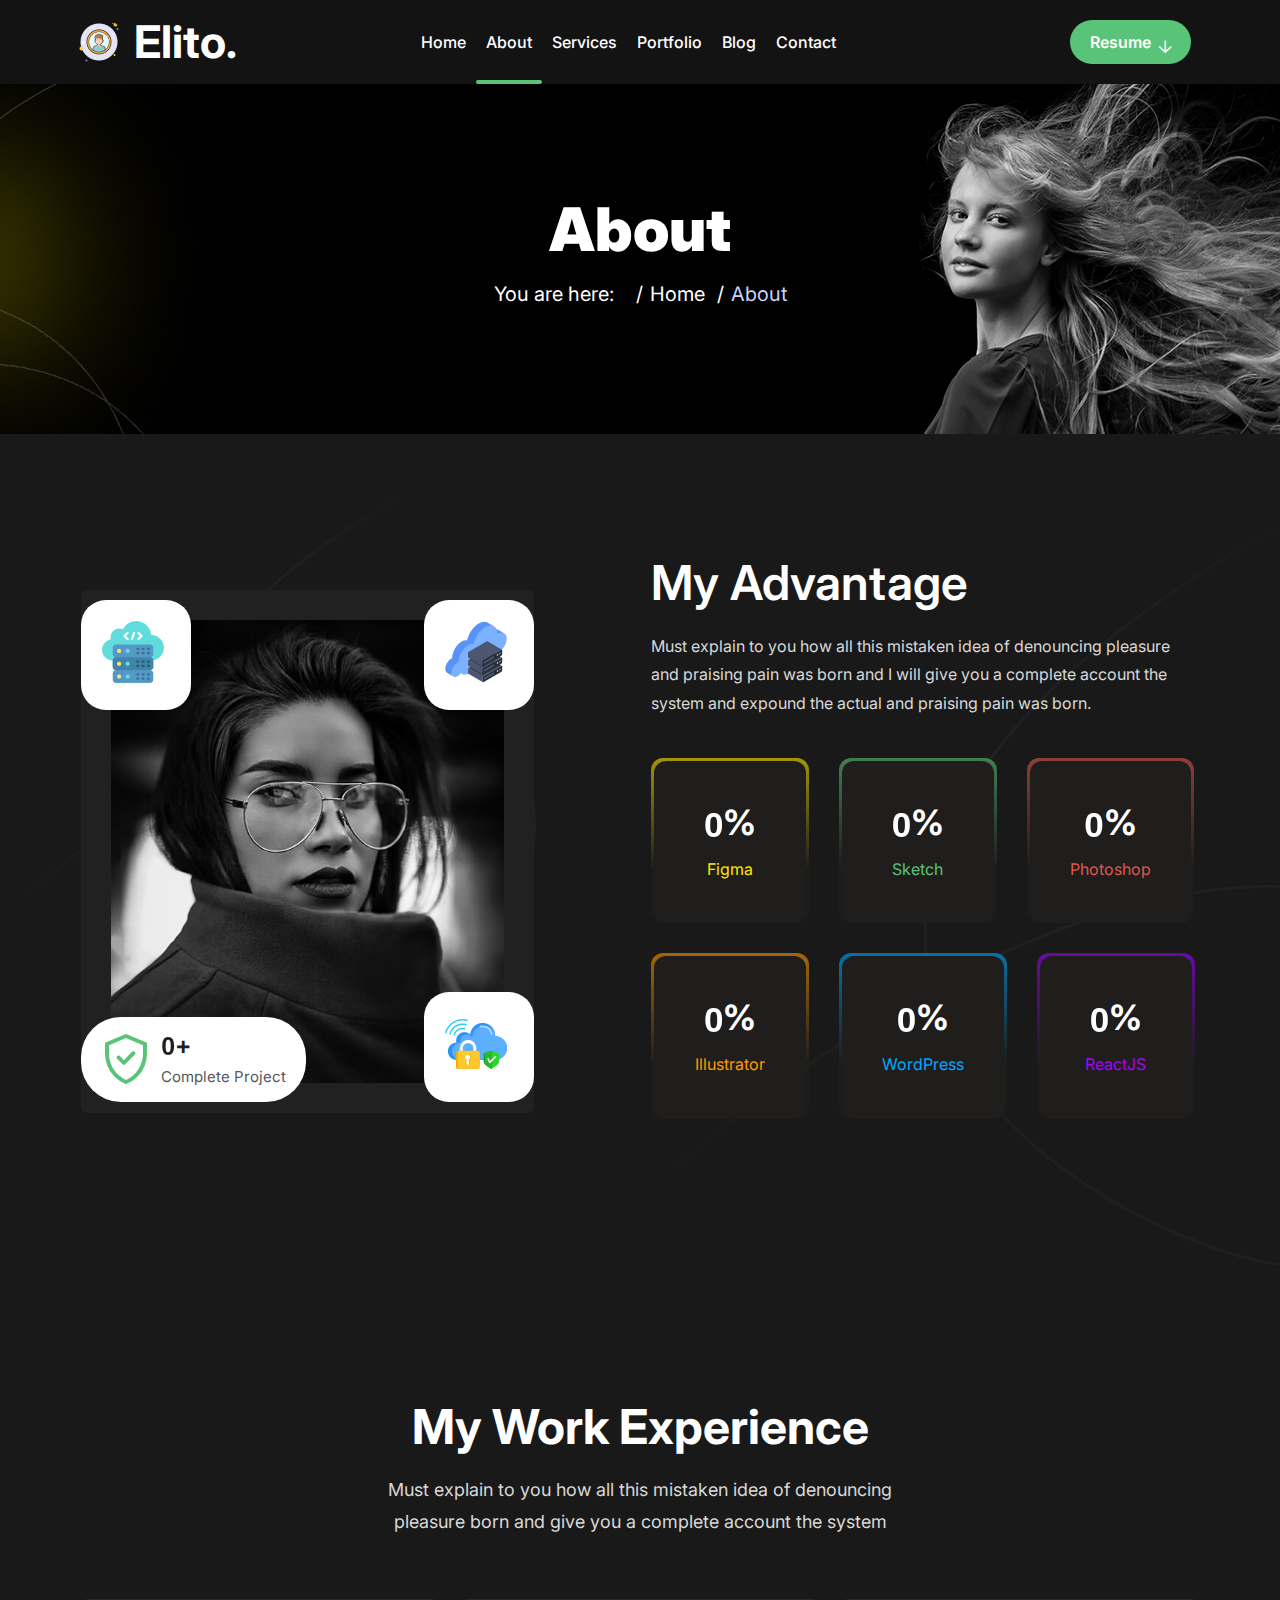
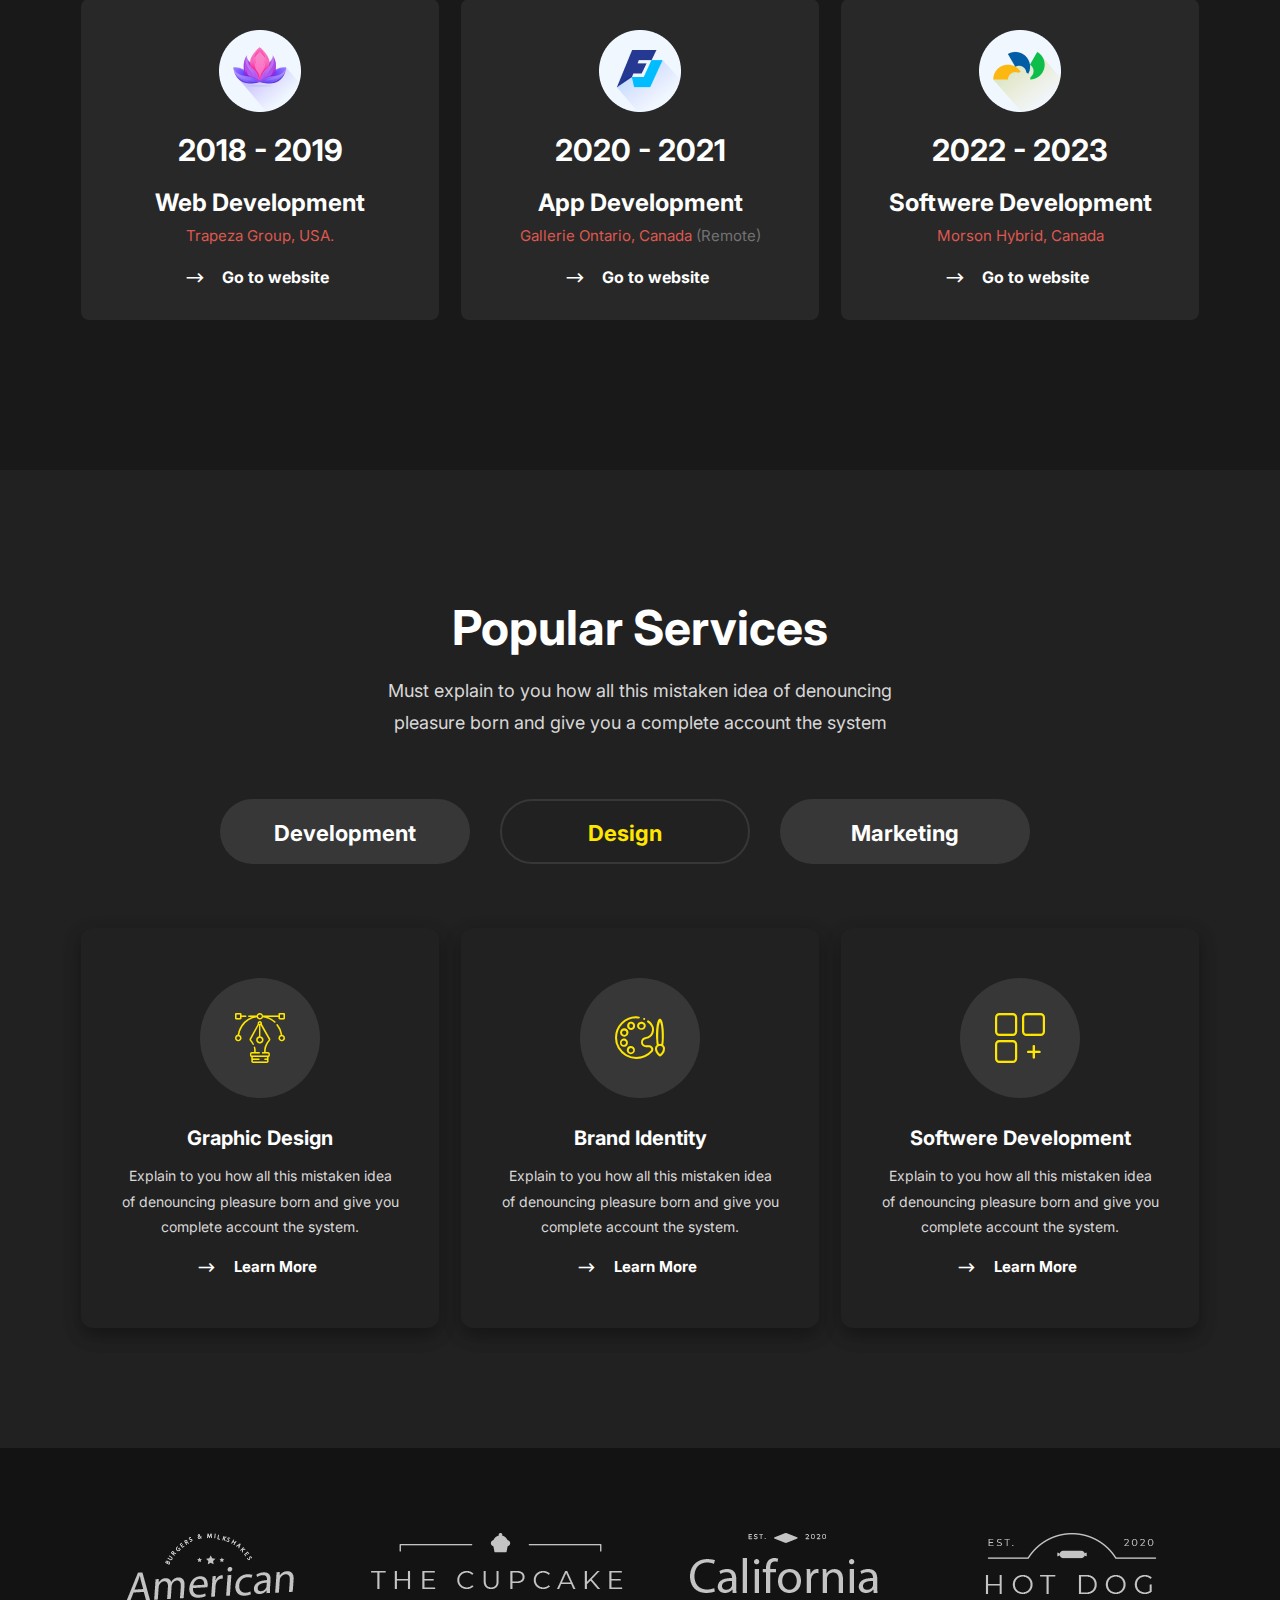
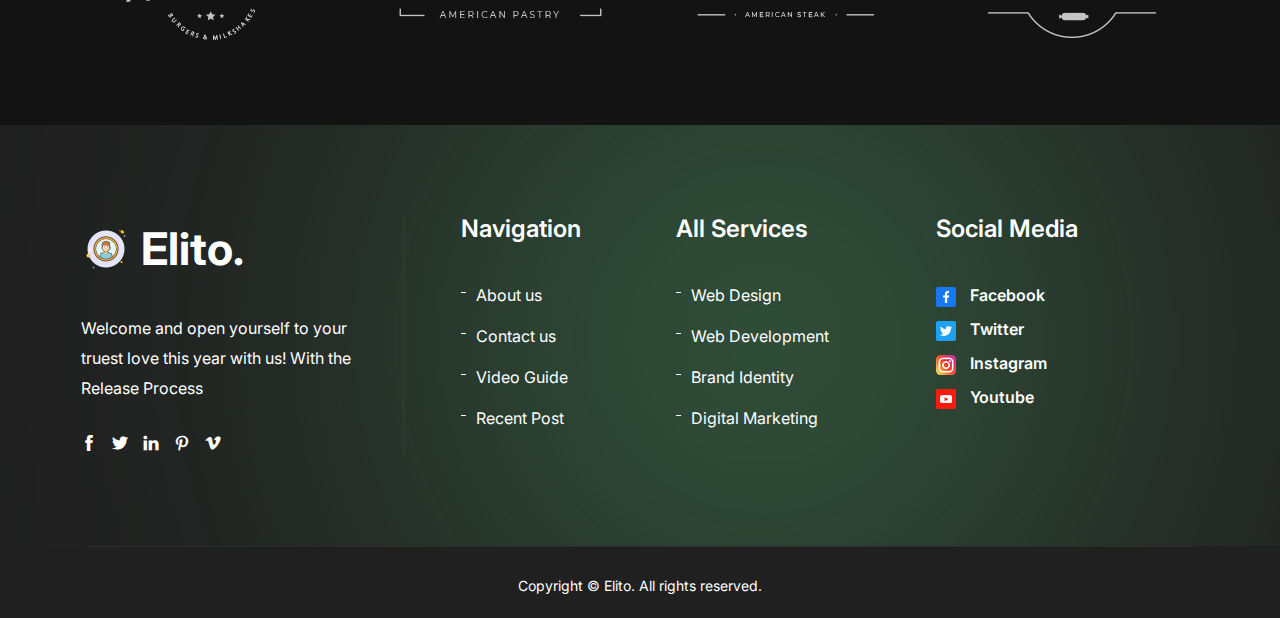
<file: demo-joomla.chipblue.net/elito/index.php/about.html>
<!DOCTYPE html>
<html lang="en-gb" dir="ltr">

<!-- Mirrored from demo-joomla.chipblue.net/elito/index.php/about by HTTrack Website Copier/3.x [XR&CO'2014], Fri, 08 Dec 2023 04:40:59 GMT -->
<!-- Added by HTTrack --><meta http-equiv="content-type" content="text/html;charset=utf-8" /><!-- /Added by HTTrack -->
<head>
	<meta charset="utf-8">
	<meta name="viewport" content="width=device-width, initial-scale=1">
	<meta name="generator" content="Joomla! - Open Source Content Management">
	<title>About</title>
	<link href="aboutc0d0?format=feed&amp;type=rss" rel="alternate" type="application/rss+xml" title="RSS 2.0">
	<link href="about7b17?format=feed&amp;type=atom" rel="alternate" type="application/atom+xml" title="Atom 1.0">
	<link href="../media/system/images/joomla-favicon.svg" rel="icon" type="image/svg+xml">
	<link href="../media/system/images/favicon.ico" rel="alternate icon" type="image/vnd.microsoft.icon">
	<link href="../media/system/images/joomla-favicon-pinned.svg" rel="mask-icon" color="#000">

	<link href="../media/vendor/joomla-custom-elements/css/joomla-alert.min44b7.css?0.2.0" rel="stylesheet" />
	<link href="../plugins/system/jce/css/contentd666.css?badb4208be409b1335b815dde676300e" rel="stylesheet" />

	<script type="application/json" class="joomla-script-options new">{"joomla.jtext":{"ERROR":"Error","MESSAGE":"Message","NOTICE":"Notice","WARNING":"Warning","JCLOSE":"Close","JOK":"OK","JOPEN":"Open"},"system.paths":{"root":"\/elito","rootFull":"https:\/\/demo-joomla.chipblue.net\/elito\/","base":"\/elito","baseFull":"https:\/\/demo-joomla.chipblue.net\/elito\/"},"csrf.token":"c98a05594b163a2bfc3d77250bc717b7"}</script>
	<script src="../media/system/js/core.minf3a0.js?bea7b244e267b04087cedcf531f6fe827a8e101f"></script>
	<script src="../media/system/js/messages-es5.minfb0f.js?70b6651d6deab46dc8a25f03338f66f540cc62e2" nomodule defer></script>
	<script src="../media/system/js/messages.minae9f.js?7425e8d1cb9e4f061d5e30271d6d99b085344117" type="module"></script>
	<script src="../../../code.jquery.com/jquery-latest.pack.js"></script>
 
	<link href="../templates/elito/assets/css/themify-icons.css" rel="stylesheet">
    <link href="../templates/elito/assets/css/font-awesome.min.css" rel="stylesheet">
    <link href="../templates/elito/assets/css/flaticon.css" rel="stylesheet">
    <link href="../templates/elito/assets/css/bootstrap.min.css" rel="stylesheet">
    <link href="../templates/elito/assets/css/magnific-popup.css" rel="stylesheet">
    <link href="../templates/elito/assets/css/animate.css" rel="stylesheet">
    <link href="../templates/elito/assets/css/owl.carousel.css" rel="stylesheet">
    <link href="../templates/elito/assets/css/owl.theme.css" rel="stylesheet">
    <link href="../templates/elito/assets/css/slick.css" rel="stylesheet">
    <link href="../templates/elito/assets/css/slick-theme.css" rel="stylesheet">
    <link href="../templates/elito/assets/css/swiper.min.css" rel="stylesheet">
    <link href="../templates/elito/assets/css/nice-select.css" rel="stylesheet">
    <link href="../templates/elito/assets/css/owl.transitions.css" rel="stylesheet">
    <link href="../templates/elito/assets/css/jquery.fancybox.css" rel="stylesheet">
    <link href="../templates/elito/assets/css/odometer-theme-default.css" rel="stylesheet">
    <link href="../templates/elito/assets/sass/style.css" rel="stylesheet">
    <link href="../templates/elito/assets/css/custom.css" rel="stylesheet">
    <!-- HTML5 shim and Respond.js for IE8 support of HTML5 elements and media queries -->
    <!--[if lt IE 9]>
    <script src="https://oss.maxcdn.com/html5shiv/3.7.3/html5shiv.min.js"></script>
    <script src="https://oss.maxcdn.com/respond/1.4.2/respond.min.js"></script>
    <![endif]-->
	<!-- LESS stylesheet for managing color presets 
    <link rel="stylesheet/less" type="text/css" 
        href="https://demo-joomla.chipblue.net/elito/templates/elito/less/color.php?color_left=&color_right=">
	-->
    <!-- LESS JS engine   
    <script src="https://demo-joomla.chipblue.net/elito/templates/elito/less/less-1.5.0.min.js"></script>-->
</head>

<body   
	class="site com_content view-featured no-layout no-task itemid-121" > 
<!-- start page-wrapper -->
<div class="page-wrapper">	
		<!-- start preloader -->
	<div class="preloader">
		<div class="vertical-centered-box">
			<div class="content">
				<div class="loader-circle"></div>
				<div class="loader-line-mask">
					<div class="loader-line"></div>
				</div>
				<img src="../images/preloader.png"  >
			</div>
		</div>
	</div>
	<!-- end preloader -->
			<!-- Start header -->
	<header id="header" class="wpo-header-style-2">
		<div class="wpo-site-header">
			<nav class="navigation navbar navbar-expand-lg navbar-light">
				<div class="container">
					<div class="row align-items-center">
						<div class="col-lg-3 col-md-3 col-3 d-lg-none dl-block">
							<div class="mobail-menu">
								<button type="button" class="navbar-toggler open-btn">
									<span class="sr-only">Toggle navigation</span>
									<span class="icon-bar first-angle"></span>
									<span class="icon-bar middle-angle"></span>
									<span class="icon-bar last-angle"></span>
								</button>
							</div>
						</div>
						<div class="col-lg-2 col-md-6 col-6">
							<div class="navbar-header">
								<a class="navbar-brand site-logo" href="../index.html"><img
									 src="../images/logo.png" alt="">Elito.</a>
							</div>
						</div>
						<div class="col-lg-8 col-md-1 col-1">
							<div id="navbar" class="collapse navbar-collapse navigation-holder">
								<button class="menu-close"><i class="ti-close"></i></button>
								<ul class="nav navbar-nav mb-2 mb-lg-0  ">
<li class="  metismenu-item item-101 level-1 default deeper  parent menu-item-has-children"><a href="../index.html" >Home</a><ul class="sub-menu"><li class="  metismenu-item item-126 level-2"><a href="home/home-2.html" >Home 2</a></li></ul></li><li class="  metismenu-item item-121 level-1 current active"><a href="about.html" aria-current="page">About</a></li><li class="  metismenu-item item-122 level-1"><a href="services.html" >Services</a></li><li class="  metismenu-item item-123 level-1"><a href="portfolio.html" >Portfolio</a></li><li class="  metismenu-item item-124 level-1"><a href="blog.html" >Blog</a></li><li class="  metismenu-item item-125 level-1"><a href="contact.html" >Contact</a></li></ul> 

							</div><!-- end of nav-collapse -->
						</div>
						<div class="col-lg-2 col-md-2 col-2">
							<div class="header-right">
								
<div id="mod-custom136" class="mod-custom custom">
    <div class="header-btn"><a href="../images/cv.jpg" class="theme-btn" title="ImageName" download="My Cv"> <img src="../images/cv.jpg" alt="ImageName" class="hide-img" /> Resume </a></div></div>

								
							</div>
						</div>
					</div>
				</div><!-- end of container -->
			</nav>
		</div>
	</header>
	<!-- end of header -->
			  
	 
		<section class="wpo-page-title" style="background: url(../images/page-title2.jpg)  no-repeat center top/cover">
		<div class="container">
			<div class="row">
				<div class="col col-xs-12">
					<div class="wpo-breadcumb-wrap">
						<h2>About</h2>
						<nav class="mod-breadcrumbs__wrapper" aria-label="Breadcrumbs">
	<ol itemscope itemtype="https://schema.org/BreadcrumbList" class="mod-breadcrumbs wpo-breadcumb-wrap  ">
					<li class="mod-breadcrumbs__here breadcrumb-item">
				You are here: &#160;
			</li>
		
						<li itemprop="itemListElement" itemscope itemtype="https://schema.org/ListItem" class="mod-breadcrumbs__item btbreadcrumb-item"><a itemprop="item" href="../index-2.html" class="pathway"><span itemprop="name">Home</span></a>					<meta itemprop="position" content="1">
				</li>
							<li aria-current="page" itemprop="itemListElement" itemscope itemtype="https://schema.org/ListItem" class="mod-breadcrumbs__item btbreadcrumb-item active"><span itemprop="name">About</span>					<meta itemprop="position" content="2">
				</li>
				</ol>
</nav>

					</div>
				</div>
			</div> <!-- end row -->
		</div> <!-- end container -->
	</section> 
	 
	 
	 
		<div class="main-top bt-card ">
		<div class="bt-card-body">
				
<div id="mod-custom127" class="mod-custom custom">
    <div class="wpo-about-area-s2 section-padding">
<div class="container">
<div class="row align-items-center">
<div class="col-lg-5 col-md-12 col-sm-12">
<div class="wpo-about-img"><img src="../images/about2.jpg" alt="" />
<div class="icon-1 floating-item"><img src="../images/icon/cloud.png" alt="" /></div>
<div class="icon-2 floating-item"><img src="../images/icon/cloud-server.png" alt="" /></div>
<div class="icon-3 floating-item"><img src="../images/icon/security.png" alt="" /></div>
<div class="project floating-item">
<div class="icon"><i class="fi flaticon-verified"></i></div>
<div class="p-text">
<h3><span class="odometer" data-count="1500">00</span>+</h3>
<p>Complete Project</p>
</div>
</div>
</div>
</div>
<div class="col-lg-6 offset-lg-1 col-md-12 col-sm-12">
<div class="wpo-about-content">
<div class="wpo-about-title">
<h2>My Advantage</h2>
<p>Must explain to you how all this mistaken idea of denouncing pleasure and praising pain was born and I will give you a complete account the system and expound the actual and praising pain was born.</p>
</div>
<div class="wpo-about-funfact">
<div class="grid">
<div class="grid-inner">
<h3><span class="odometer" data-count="98">00</span>%</h3>
<p>Figma</p>
</div>
</div>
<div class="grid">
<div class="grid-inner">
<h3><span class="odometer" data-count="92">00</span>%</h3>
<p>Sketch</p>
</div>
</div>
<div class="grid">
<div class="grid-inner">
<h3><span class="odometer" data-count="88">00</span>%</h3>
<p>Photoshop</p>
</div>
</div>
<div class="grid">
<div class="grid-inner">
<h3><span class="odometer" data-count="72">00</span>%</h3>
<p>Illustrator</p>
</div>
</div>
<div class="grid">
<div class="grid-inner">
<h3><span class="odometer" data-count="43">00</span>%</h3>
<p>WordPress</p>
</div>
</div>
<div class="grid">
<div class="grid-inner">
<h3><span class="odometer" data-count="37">00</span>%</h3>
<p>ReactJS</p>
</div>
</div>
</div>
</div>
</div>
</div>
</div>
<div class="ab-shape">&nbsp;</div>
<div class="line-shape-1"><img src="../images/about/shape1.png" alt="" /></div>
<div class="line-shape-2"><img src="../images/about/shape2.png" alt="" /></div>
</div></div>
	</div>
</div>
<div class="main-top bt-card ">
		<div class="bt-card-body">
				
<div id="mod-custom129" class="mod-custom custom">
    <div class="wpo-work-area-s2 section-padding">
<div class="container">
<div class="row justify-content-center">
<div class="col-lg-6 col-12">
<div class="wpo-section-title">
<h2>My Work Experience</h2>
<p>Must explain to you how all this mistaken idea of denouncing pleasure born and give you a complete account the system</p>
</div>
</div>
</div>
<div class="wpo-work-wrap">
<div class="row">
<div class="col-lg-4 col-md-6 col-12">
<div class="wpo-work-item">
<ul>
<li class="logo"><img src="../images/work/1.png" alt="" /></li>
<li class="date">2018 - 2019</li>
<li class="position">Web Development <span>Trapeza Group, USA.</span></li>
<li class="link"><a href="#">Go to website</a></li>
</ul>
</div>
</div>
<div class="col-lg-4 col-md-6 col-12">
<div class="wpo-work-item">
<ul>
<li class="logo"><img src="../images/work/2.png" alt="" /></li>
<li class="date">2020 - 2021</li>
<li class="position">App Development <span>Gallerie Ontario, Canada <span>(Remote)</span></span></li>
<li class="link"><a href="#">Go to website</a></li>
</ul>
</div>
</div>
<div class="col-lg-4 col-md-6 col-12">
<div class="wpo-work-item">
<ul>
<li class="logo"><img src="../images/work/3.png" alt="" /></li>
<li class="date">2022 - 2023</li>
<li class="position">Softwere Development <span>Morson Hybrid, Canada</span></li>
<li class="link"><a href="#">Go to website</a></li>
</ul>
</div>
</div>
</div>
</div>
</div>
<div class="shape-wk">&nbsp;</div>
</div></div>
	</div>
</div>
<div class="main-top bt-card ">
		<div class="bt-card-body">
				
<div id="mod-custom128" class="mod-custom custom">
    <div class="wpo-service-area-s2 section-padding">
<div class="container">
<div class="row justify-content-center">
<div class="col-lg-6 col-12">
<div class="wpo-section-title">
<h2>Popular Services</h2>
<p>Must explain to you how all this mistaken idea of denouncing pleasure born and give you a complete account the system</p>
</div>
</div>
</div>
<div class="wpo-service-wrap">
<ul id="myTab" class="nav nav-tabs" role="tablist">
<li class="nav-item" role="presentation"><a href="#Development" id="Development-tab" class="nav-link" data-bs-toggle="tab" role="tab" aria-controls="Development" aria-selected="true">Development</a></li>
<li class="nav-item" role="presentation"><a href="#Design" id="Design-tab" class="nav-link active" data-bs-toggle="tab" role="tab" aria-controls="Design" aria-selected="false">Design</a></li>
<li class="nav-item" role="presentation"><a href="#Marketing" id="Marketing-tab" class="nav-link" data-bs-toggle="tab" role="tab" aria-controls="Marketing" aria-selected="false">Marketing</a></li>
</ul>
<div class="tab-content">
<div id="Development" class="tab-pane" role="tabpanel">
<div class="row align-items-center">
<div class="col-lg-4 col-md-6 col-12">
<div class="wpo-service-item">
<div class="icon"><i class="fi flaticon-coding"></i></div>
<h2>Web Development</h2>
<p>Explain to you how all this mistaken idea of denouncing pleasure born and give you complete account the system.</p>
<a href="../service-single.html">Learn More</a></div>
</div>
<div class="col-lg-4 col-md-6 col-12">
<div class="wpo-service-item">
<div class="icon"><i class="fi flaticon-app-development"></i></div>
<h2>App Development</h2>
<p>Explain to you how all this mistaken idea of denouncing pleasure born and give you complete account the system.</p>
<a href="../service-single.html">Learn More</a></div>
</div>
<div class="col-lg-4 col-md-6 col-12">
<div class="wpo-service-item">
<div class="icon"><i class="fi flaticon-smartphone"></i></div>
<h2>Softwere Development</h2>
<p>Explain to you how all this mistaken idea of denouncing pleasure born and give you complete account the system.</p>
<a href="../service-single.html">Learn More</a></div>
</div>
</div>
</div>
<div id="Design" class="tab-pane active" role="tabpanel">
<div class="row align-items-center">
<div class="col-lg-4 col-md-6 col-12">
<div class="wpo-service-item">
<div class="icon"><i class="fi flaticon-vector"></i></div>
<h2>Graphic Design</h2>
<p>Explain to you how all this mistaken idea of denouncing pleasure born and give you complete account the system.</p>
<a href="../service-single.html">Learn More</a></div>
</div>
<div class="col-lg-4 col-md-6 col-12">
<div class="wpo-service-item">
<div class="icon"><i class="fi flaticon-palette"></i></div>
<h2>Brand Identity</h2>
<p>Explain to you how all this mistaken idea of denouncing pleasure born and give you complete account the system.</p>
<a href="../service-single.html">Learn More</a></div>
</div>
<div class="col-lg-4 col-md-6 col-12">
<div class="wpo-service-item">
<div class="icon"><i class="fi flaticon-add"></i></div>
<h2>Softwere Development</h2>
<p>Explain to you how all this mistaken idea of denouncing pleasure born and give you complete account the system.</p>
<a href="../service-single.html">Learn More</a></div>
</div>
</div>
</div>
<div id="Marketing" class="tab-pane" role="tabpanel">
<div class="row align-items-center">
<div class="col-lg-4 col-md-6 col-12">
<div class="wpo-service-item">
<div class="icon"><i class="fi flaticon-social-media"></i></div>
<h2>Social Media Marketing</h2>
<p>Explain to you how all this mistaken idea of denouncing pleasure born and give you complete account the system.</p>
<a href="../service-single.html">Learn More</a></div>
</div>
<div class="col-lg-4 col-md-6 col-12">
<div class="wpo-service-item">
<div class="icon"><i class="fi flaticon-promotion"></i></div>
<h2>Digital Marketing</h2>
<p>Explain to you how all this mistaken idea of denouncing pleasure born and give you complete account the system.</p>
<a href="../service-single.html">Learn More</a></div>
</div>
<div class="col-lg-4 col-md-6 col-12">
<div class="wpo-service-item">
<div class="icon"><i class="fi flaticon-email-marketing"></i></div>
<h2>Email Marketing</h2>
<p>Explain to you how all this mistaken idea of denouncing pleasure born and give you complete account the system.</p>
<a href="../service-single.html">Learn More</a></div>
</div>
</div>
</div>
</div>
</div>
</div>
<div class="ab-shape">&nbsp;</div>
</div></div>
	</div>
</div>

		 
			<div id="system-message-container" aria-live="polite"></div>

			<main>
			<div class="blog-featured" itemscope itemtype="https://schema.org/Blog">
    
    
    
    
    
</div>

			</main>
						 
		 
		<div class="main-bottom bt-card ">
		<div class="bt-card-body">
				
<div id="mod-custom130" class="mod-custom custom">
    <section class="partners-section">
<h2 class="hidden">partner</h2>
<div class="container">
<div class="row">
<div class="col col-xs-12">
<div class="partner-grids partners-slider owl-carousel clearfix">
<div class="grid"><img src="../images/partners/1.png" alt="" /></div>
<div class="grid"><img src="../images/partners/2.png" alt="" /></div>
<div class="grid"><img src="../images/partners/3.png" alt="" /></div>
<div class="grid"><img src="../images/partners/4.png" alt="" /></div>
</div>
</div>
</div>
</div>
<!-- end contianer --></section></div>
	</div>
</div>

	 
 
	<!-- start wpo-site-footer -->
	<footer class=" wpo-site-footer-s2">
		
		
		<div class="upper-footer">
			<div class="container">
				<div class="row">
					<div class="col col-lg-4 col-md-6 col-12">
						<div class="footer1 widget     about-widget">
		<div class="footer-body">
				
<div id="mod-custom120" class="mod-custom custom">
    <div class="logo widget-title"><a href="#" class="site-logo"><img src="../images/logo.png" alt="" />Elito.</a></div>
<p>Welcome and open yourself to your truest love this year with us! With the Release Process</p>
<div class="social-icons">
<ul>
<li><a href="#"><i class="ti-facebook"></i></a></li>
<li><a href="#"><i class="ti-twitter-alt"></i></a></li>
<li><a href="#"><i class="ti-linkedin"></i></a></li>
<li><a href="#"><i class="ti-pinterest"></i></a></li>
<li><a href="#"><i class="ti-vimeo-alt"></i></a></li>
</ul>
</div></div>
	</div>
</div>
 
					</div>
					<div class="col col-lg-2 col-md-6 col-12">
						<div class="footer2 widget    link-widget">
			<div class="widget-title"><h3 class=" ">Navigation</h3></div>
		<div class="footer-body">
				
<div id="mod-custom121" class="mod-custom custom">
    <ul>
<li><a href="#about">About us</a></li>
<li><a href="#">Contact us</a></li>
<li><a href="#video">Video Guide</a></li>
<li><a href="#">Recent Post</a></li>
</ul></div>
	</div>
</div>
 
						 
					</div>
					<div class="col col-lg-3 col-md-6 col-12">
						<div class="footer3 widget     link-widget service-link-widget">
			<div class="widget-title"><h3 class=" ">All Services</h3></div>
		<div class="footer-body">
				
<div id="mod-custom122" class="mod-custom custom">
    <ul>
<li><a href="#">Web Design</a></li>
<li><a href="#">Web Development</a></li>
<li><a href="#">Brand Identity</a></li>
<li><a href="#">Digital Marketing</a></li>
</ul></div>
	</div>
</div>
 
					</div>
					<div class="col col-lg-3 col-md-6 col-12">
						<div class="footer4 widget    widget social-widget">
			<div class="widget-title"><h3 class=" ">Social Media</h3></div>
		<div class="footer-body">
				
<div id="mod-custom126" class="mod-custom custom">
    <ul>
<li><a href="#"><i><img src="../images/1.png" alt="" /></i> Facebook</a></li>
<li><a href="#"><i><img src="../images/2.png" alt="" /></i> Twitter</a></li>
<li><a href="#"><i><img src="../images/3.png" alt="" /></i> Instagram</a></li>
<li><a href="#"><i><img src="../images/4.png" alt="" /></i> Youtube</a></li>
</ul></div>
	</div>
</div>
 
						 
					</div>
				</div>
			</div> <!-- end container -->
			<div class="shadow-shape">
				<svg width="1319" height="1567" viewBox="0 0 1319 1567" fill="none">
					<g filter="url(#filter0_f_39_3833)">
						<circle cx="803" cy="803" r="303" fill="#59C378" fill-opacity="0.5" />
					</g>
					<defs>
						<filter id="filter0_f_39_3833" x="0" y="0" width="1606" height="1606"
							filterUnits="userSpaceOnUse" color-interpolation-filters="sRGB">
							<feFlood flood-opacity="0" result="BackgroundImageFix" />
							<feBlend mode="normal" in="SourceGraphic" in2="BackgroundImageFix" result="shape" />
							<feGaussianBlur stdDeviation="250" result="effect1_foregroundBlur_39_3832" />
						</filter>
					</defs>
				</svg>
			</div>
		</div>
		<div class="lower-footer">
			<div class="container">
				<div class="row">
					<div class="separator"></div>
					<div class="footer-copyright widget    ">
		<div class="footer-body">
				
<div id="mod-custom123" class="mod-custom custom">
    <p class="copyright">Copyright © Elito. All rights reserved.</p></div>
	</div>
</div>
 
					
				</div>
			</div>
		</div>
	</footer>
	<!-- end wpo-site-footer -->
</div>
<!-- end of page-wrapper -->
	<script src="../templates/elito/assets/js/bootstrap.bundle.min.js"></script> 
    <!-- Plugins for this template --> 
    <script src="../templates/elito/assets/js/jquery.dlmenu.js"></script>
    <script src="../templates/elito/assets/js/jquery-plugin-collection.js"></script>
    <!-- Moving Animation -->
    <script src="../templates/elito/assets/js/moving-animation.js"></script>
    <!-- Custom script for this template -->
    <script src="../templates/elito/assets/js/script.js"></script>    
	
</body>

<!-- Mirrored from demo-joomla.chipblue.net/elito/index.php/about by HTTrack Website Copier/3.x [XR&CO'2014], Fri, 08 Dec 2023 04:41:24 GMT -->
</html>
</file>
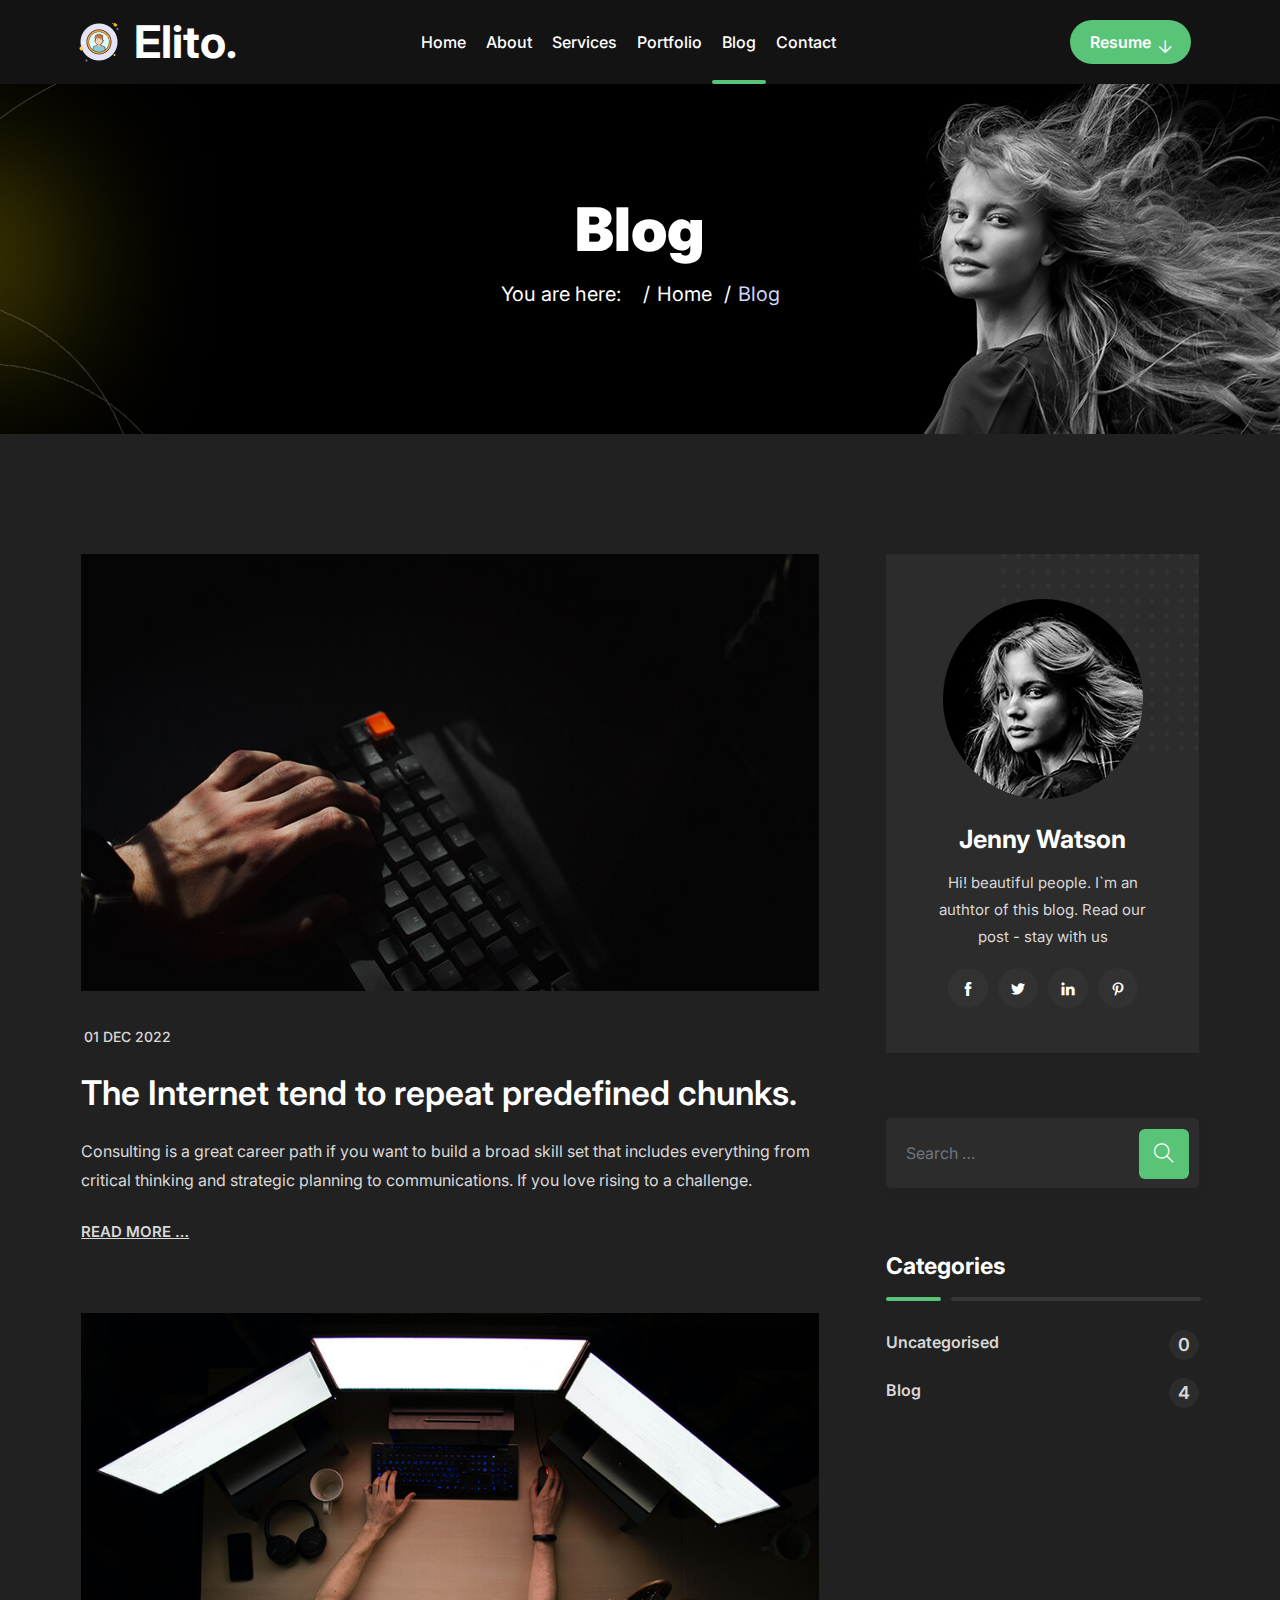
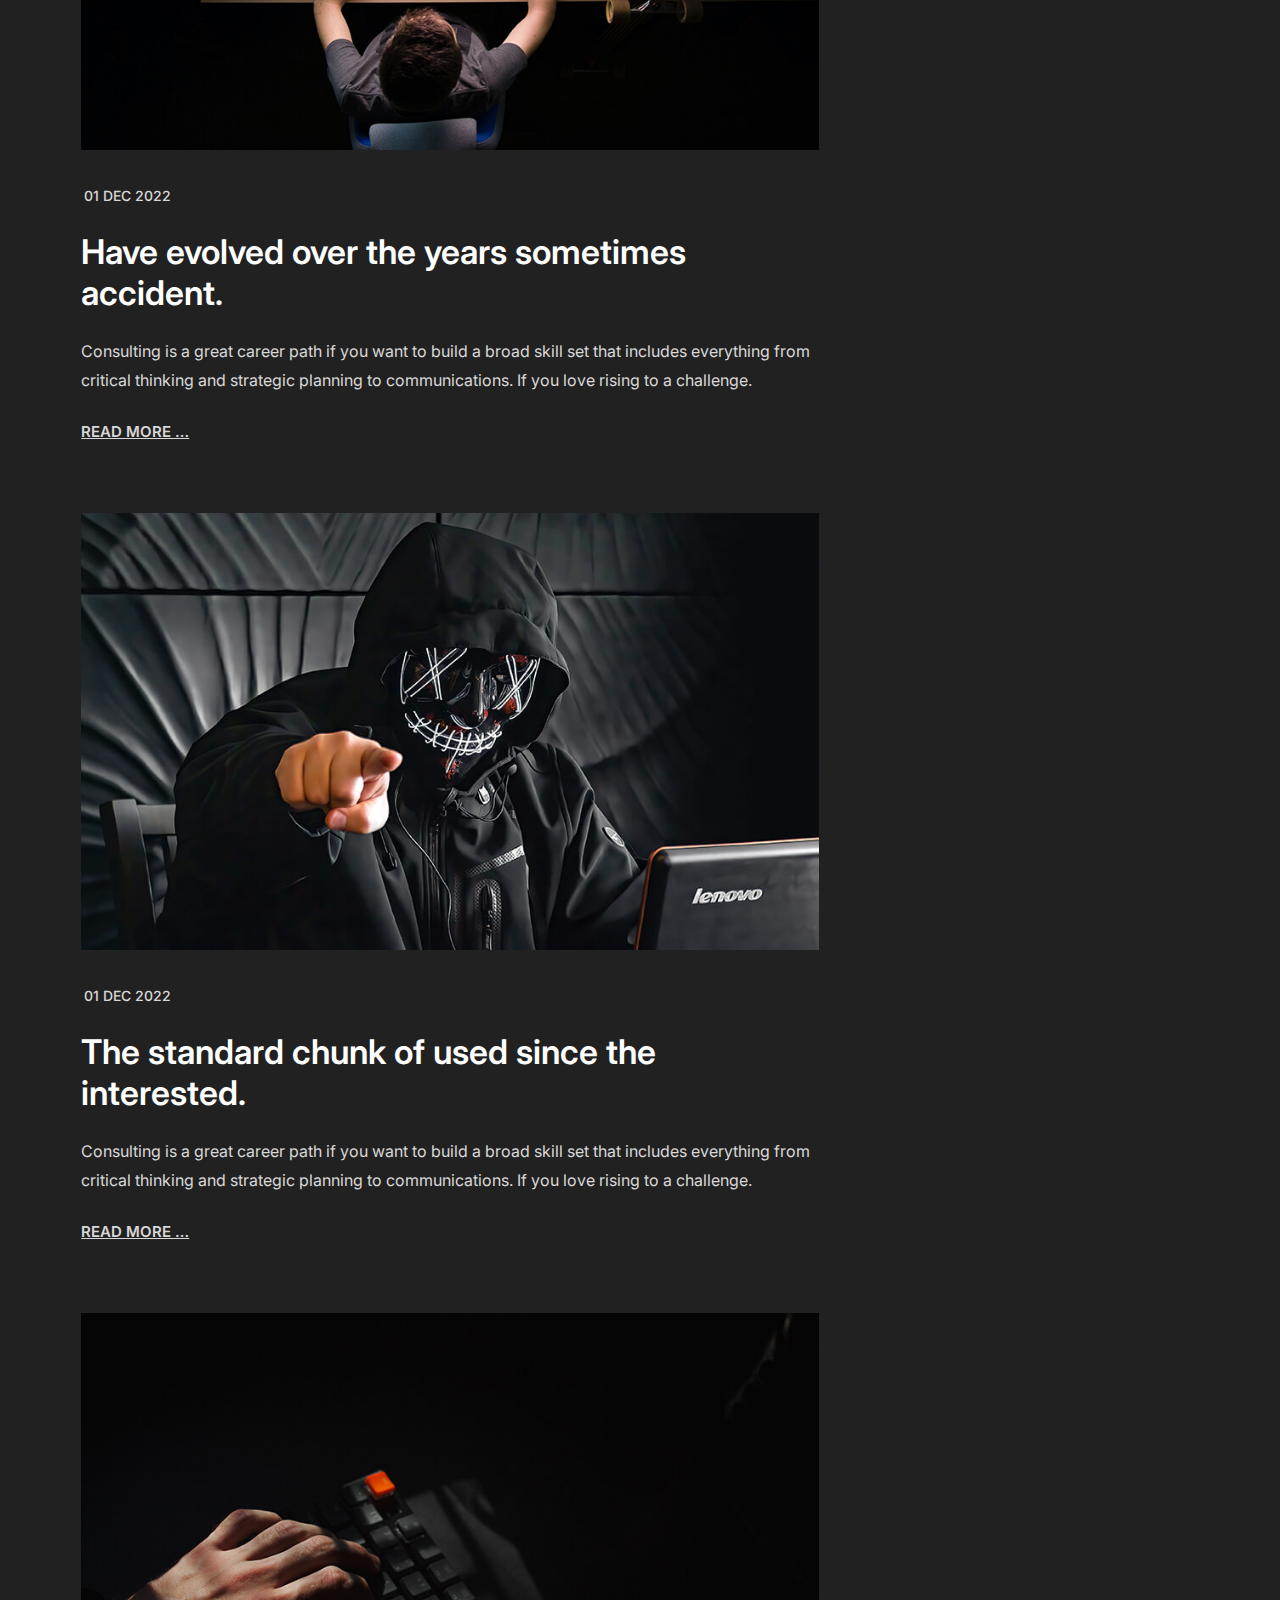
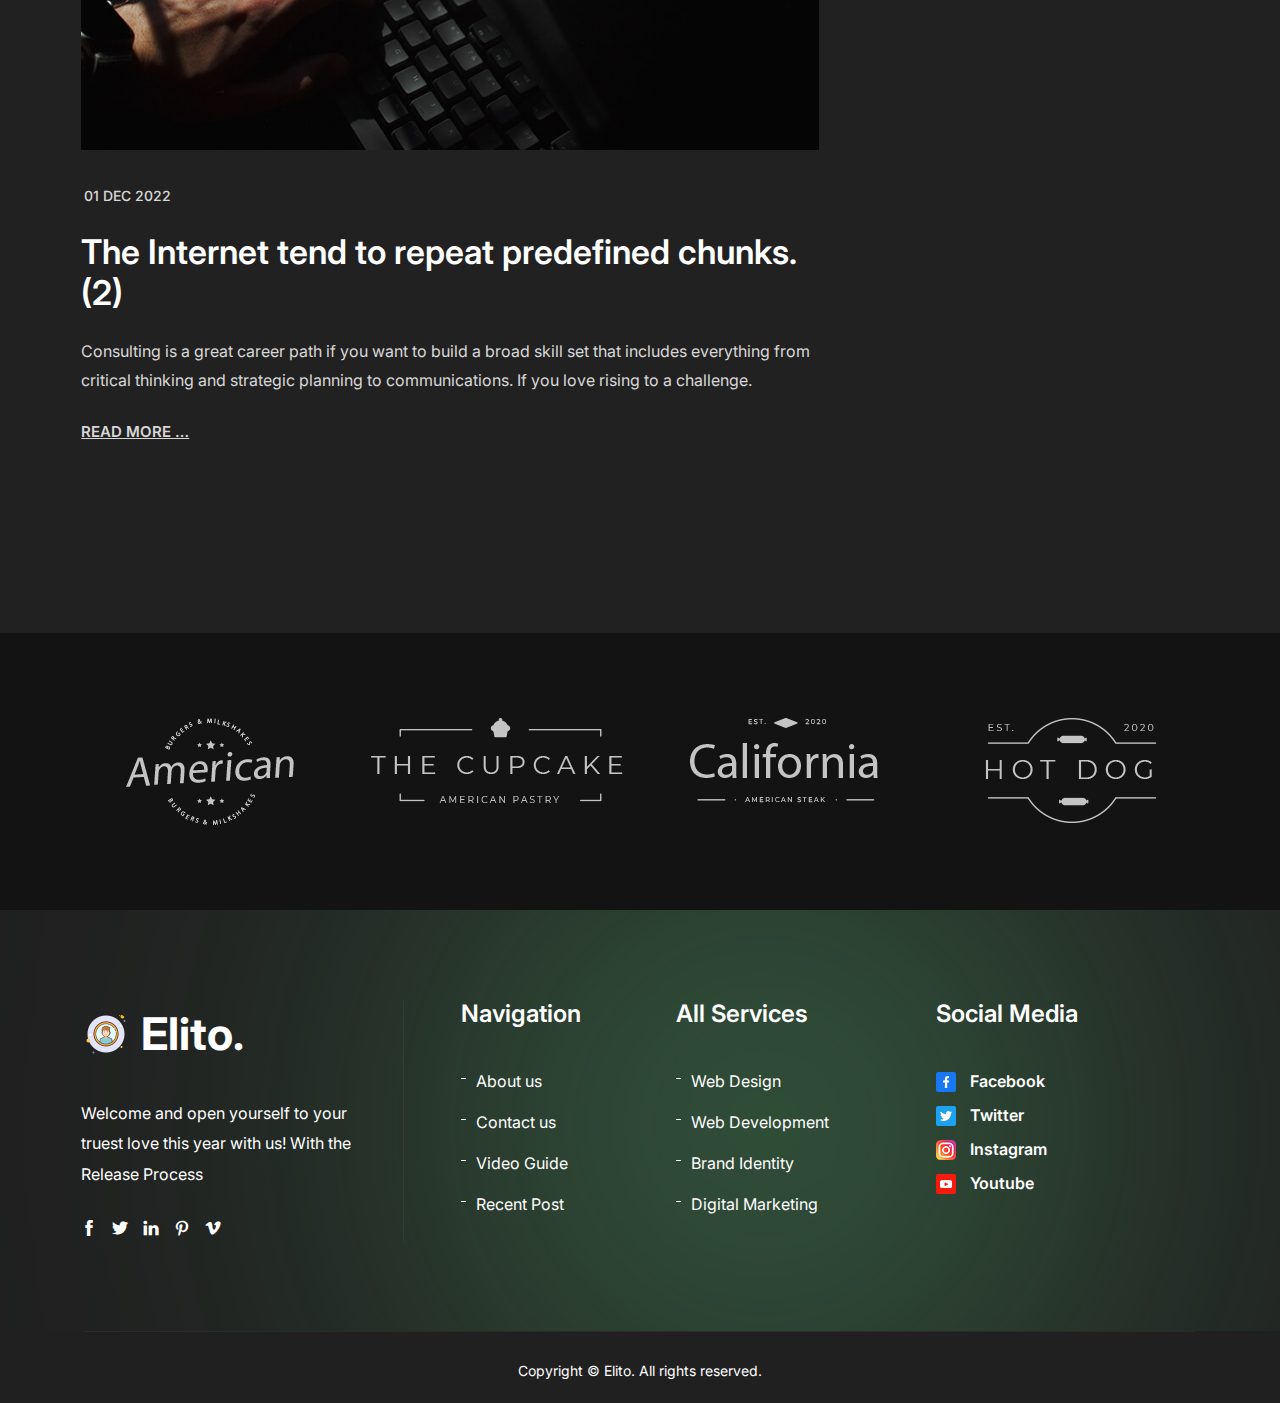
<file: demo-joomla.chipblue.net/elito/index.php/blog.html>
<!DOCTYPE html>
<html lang="en-gb" dir="ltr">

<!-- Mirrored from demo-joomla.chipblue.net/elito/index.php/blog by HTTrack Website Copier/3.x [XR&CO'2014], Fri, 08 Dec 2023 04:41:37 GMT -->
<!-- Added by HTTrack --><meta http-equiv="content-type" content="text/html;charset=utf-8" /><!-- /Added by HTTrack -->
<head>
	<meta charset="utf-8">
	<meta name="viewport" content="width=device-width, initial-scale=1">
	<meta name="generator" content="Joomla! - Open Source Content Management">
	<title>Blog</title>
	<link href="blogc0d0?format=feed&amp;type=rss" rel="alternate" type="application/rss+xml" title="RSS 2.0">
	<link href="blog7b17?format=feed&amp;type=atom" rel="alternate" type="application/atom+xml" title="Atom 1.0">
	<link href="../media/system/images/joomla-favicon.svg" rel="icon" type="image/svg+xml">
	<link href="../media/system/images/favicon.ico" rel="alternate icon" type="image/vnd.microsoft.icon">
	<link href="../media/system/images/joomla-favicon-pinned.svg" rel="mask-icon" color="#000">
	<link href="component/finder/search1662?format=opensearch&amp;Itemid=101" rel="search" title="OpenSearch Elito" type="application/opensearchdescription+xml">

	<link href="../media/vendor/awesomplete/css/awesomplete75d0.css?1.1.5" rel="stylesheet" />
	<link href="../media/vendor/joomla-custom-elements/css/joomla-alert.min44b7.css?0.2.0" rel="stylesheet" />
	<link href="../plugins/system/jce/css/contentd666.css?badb4208be409b1335b815dde676300e" rel="stylesheet" />

	<script type="application/json" class="joomla-script-options new">{"joomla.jtext":{"MOD_FINDER_SEARCH_VALUE":"Search &hellip;","ERROR":"Error","MESSAGE":"Message","NOTICE":"Notice","WARNING":"Warning","JCLOSE":"Close","JOK":"OK","JOPEN":"Open"},"finder-search":{"url":"\/elito\/index.php\/component\/finder\/?task=suggestions.suggest&amp;format=json&amp;tmpl=component&amp;Itemid=101"},"system.paths":{"root":"\/elito","rootFull":"https:\/\/demo-joomla.chipblue.net\/elito\/","base":"\/elito","baseFull":"https:\/\/demo-joomla.chipblue.net\/elito\/"},"csrf.token":"c98a05594b163a2bfc3d77250bc717b7"}</script>
	<script src="../media/system/js/core.minf3a0.js?bea7b244e267b04087cedcf531f6fe827a8e101f"></script>
	<script src="../media/com_finder/js/finder-es5.min1eb6.js?bad573eb3c559a3e1070529bf0ccb8d8745ba5f3" nomodule defer></script>
	<script src="../media/system/js/messages-es5.minfb0f.js?70b6651d6deab46dc8a25f03338f66f540cc62e2" nomodule defer></script>
	<script src="../media/vendor/awesomplete/js/awesomplete.min75d0.js?1.1.5" defer></script>
	<script src="../media/com_finder/js/finder.min87ac.js?29fe670bb180ec95c613a0e6aa6df738d9de97d4" type="module"></script>
	<script src="../media/system/js/messages.minae9f.js?7425e8d1cb9e4f061d5e30271d6d99b085344117" type="module"></script>
	<script src="../../../code.jquery.com/jquery-latest.pack.js"></script>
 
	<link href="../templates/elito/assets/css/themify-icons.css" rel="stylesheet">
    <link href="../templates/elito/assets/css/font-awesome.min.css" rel="stylesheet">
    <link href="../templates/elito/assets/css/flaticon.css" rel="stylesheet">
    <link href="../templates/elito/assets/css/bootstrap.min.css" rel="stylesheet">
    <link href="../templates/elito/assets/css/magnific-popup.css" rel="stylesheet">
    <link href="../templates/elito/assets/css/animate.css" rel="stylesheet">
    <link href="../templates/elito/assets/css/owl.carousel.css" rel="stylesheet">
    <link href="../templates/elito/assets/css/owl.theme.css" rel="stylesheet">
    <link href="../templates/elito/assets/css/slick.css" rel="stylesheet">
    <link href="../templates/elito/assets/css/slick-theme.css" rel="stylesheet">
    <link href="../templates/elito/assets/css/swiper.min.css" rel="stylesheet">
    <link href="../templates/elito/assets/css/nice-select.css" rel="stylesheet">
    <link href="../templates/elito/assets/css/owl.transitions.css" rel="stylesheet">
    <link href="../templates/elito/assets/css/jquery.fancybox.css" rel="stylesheet">
    <link href="../templates/elito/assets/css/odometer-theme-default.css" rel="stylesheet">
    <link href="../templates/elito/assets/sass/style.css" rel="stylesheet">
    <link href="../templates/elito/assets/css/custom.css" rel="stylesheet">
    <!-- HTML5 shim and Respond.js for IE8 support of HTML5 elements and media queries -->
    <!--[if lt IE 9]>
    <script src="https://oss.maxcdn.com/html5shiv/3.7.3/html5shiv.min.js"></script>
    <script src="https://oss.maxcdn.com/respond/1.4.2/respond.min.js"></script>
    <![endif]-->
	<!-- LESS stylesheet for managing color presets 
    <link rel="stylesheet/less" type="text/css" 
        href="https://demo-joomla.chipblue.net/elito/templates/elito/less/color.php?color_left=&color_right=">
	-->
    <!-- LESS JS engine   
    <script src="https://demo-joomla.chipblue.net/elito/templates/elito/less/less-1.5.0.min.js"></script>-->
</head>

<body   
	class="site com_content view-category layout-blog no-task itemid-124" > 
<!-- start page-wrapper -->
<div class="page-wrapper">	
		<!-- start preloader -->
	<div class="preloader">
		<div class="vertical-centered-box">
			<div class="content">
				<div class="loader-circle"></div>
				<div class="loader-line-mask">
					<div class="loader-line"></div>
				</div>
				<img src="../images/preloader.png"  >
			</div>
		</div>
	</div>
	<!-- end preloader -->
			<!-- Start header -->
	<header id="header" class="wpo-header-style-2">
		<div class="wpo-site-header">
			<nav class="navigation navbar navbar-expand-lg navbar-light">
				<div class="container">
					<div class="row align-items-center">
						<div class="col-lg-3 col-md-3 col-3 d-lg-none dl-block">
							<div class="mobail-menu">
								<button type="button" class="navbar-toggler open-btn">
									<span class="sr-only">Toggle navigation</span>
									<span class="icon-bar first-angle"></span>
									<span class="icon-bar middle-angle"></span>
									<span class="icon-bar last-angle"></span>
								</button>
							</div>
						</div>
						<div class="col-lg-2 col-md-6 col-6">
							<div class="navbar-header">
								<a class="navbar-brand site-logo" href="../index.html"><img
									 src="../images/logo.png" alt="">Elito.</a>
							</div>
						</div>
						<div class="col-lg-8 col-md-1 col-1">
							<div id="navbar" class="collapse navbar-collapse navigation-holder">
								<button class="menu-close"><i class="ti-close"></i></button>
								<ul class="nav navbar-nav mb-2 mb-lg-0  ">
<li class="  metismenu-item item-101 level-1 default deeper  parent menu-item-has-children"><a href="../index.html" >Home</a><ul class="sub-menu"><li class="  metismenu-item item-126 level-2"><a href="home/home-2.html" >Home 2</a></li></ul></li><li class="  metismenu-item item-121 level-1"><a href="about.html" >About</a></li><li class="  metismenu-item item-122 level-1"><a href="services.html" >Services</a></li><li class="  metismenu-item item-123 level-1"><a href="portfolio.html" >Portfolio</a></li><li class="  metismenu-item item-124 level-1 current active"><a href="blog.html" aria-current="page">Blog</a></li><li class="  metismenu-item item-125 level-1"><a href="contact.html" >Contact</a></li></ul> 

							</div><!-- end of nav-collapse -->
						</div>
						<div class="col-lg-2 col-md-2 col-2">
							<div class="header-right">
								
<div id="mod-custom136" class="mod-custom custom">
    <div class="header-btn"><a href="../images/cv.jpg" class="theme-btn" title="ImageName" download="My Cv"> <img src="../images/cv.jpg" alt="ImageName" class="hide-img" /> Resume </a></div></div>

								
							</div>
						</div>
					</div>
				</div><!-- end of container -->
			</nav>
		</div>
	</header>
	<!-- end of header -->
			  
	 
		<section class="wpo-page-title" style="background: url(../images/page-title2.jpg)  no-repeat center top/cover">
		<div class="container">
			<div class="row">
				<div class="col col-xs-12">
					<div class="wpo-breadcumb-wrap">
						<h2>Blog</h2>
						<nav class="mod-breadcrumbs__wrapper" aria-label="Breadcrumbs">
	<ol itemscope itemtype="https://schema.org/BreadcrumbList" class="mod-breadcrumbs wpo-breadcumb-wrap  ">
					<li class="mod-breadcrumbs__here breadcrumb-item">
				You are here: &#160;
			</li>
		
						<li itemprop="itemListElement" itemscope itemtype="https://schema.org/ListItem" class="mod-breadcrumbs__item btbreadcrumb-item"><a itemprop="item" href="../index.html" class="pathway"><span itemprop="name">Home</span></a>					<meta itemprop="position" content="1">
				</li>
							<li aria-current="page" itemprop="itemListElement" itemscope itemtype="https://schema.org/ListItem" class="mod-breadcrumbs__item btbreadcrumb-item active"><span itemprop="name">Blog</span>					<meta itemprop="position" content="2">
				</li>
				</ol>
</nav>

					</div>
				</div>
			</div> <!-- end row -->
		</div> <!-- end container -->
	</section> 
	 
	 
	 
		
					<section class="wpo-blog-pg-section section-padding">
            <div class="container">
                <div class="row">
                    <div class="col col-lg-8">
						<div id="system-message-container" aria-live="polite"></div>
 
						 
<div class="wpo-blog-content com-content-category-blog  " itemscope itemtype="https://schema.org/Blog">
		
		
	
	
	
				<div class="com-content-category-blog__items items-leading ">
							<div class="com-content-category-blog__item  blog-item"
					itemprop="blogPost" itemscope itemtype="https://schema.org/BlogPosting">
						  

<div class="post format-standard-image">
	<div class="entry-media">
		<img src="../images/blog/img-4.jpg#joomlaImage://local-images/blog/img-4.jpg?width=868&height=514" alt>
	</div>
	<div class="entry-meta">
		<ul>
			 
			<li><i class="fi flaticon-calendar-1"></i> 
				01 Dec 2022			</li>
		</ul>
	</div>
	<div class="entry-details">
		<h3><a href="blog/the-internet-tend-to-repeat-predefined-chunks.html">The Internet tend to repeat predefined chunks.</a></h3>
		 
				<p>Consulting is a great career path if you want to build a broad skill set that includes everything from critical thinking and strategic planning to communications. If you love rising to a challenge.</p>
						<a class="read-more" href="blog/the-internet-tend-to-repeat-predefined-chunks.html">Read More &hellip;</a>
		 
	</div> 
   
	 
	 
	
	 
	
		 
 

	
		</div>
				</div>
											<div class="com-content-category-blog__item  blog-item"
					itemprop="blogPost" itemscope itemtype="https://schema.org/BlogPosting">
						  

<div class="post format-standard-image">
	<div class="entry-media">
		<img src="../images/blog/img-6.jpg" alt>
	</div>
	<div class="entry-meta">
		<ul>
			 
			<li><i class="fi flaticon-calendar-1"></i> 
				01 Dec 2022			</li>
		</ul>
	</div>
	<div class="entry-details">
		<h3><a href="blog/have-evolved-over-the-years-sometimes-accident.html">Have evolved over the years sometimes accident.</a></h3>
		 
				<p>Consulting is a great career path if you want to build a broad skill set that includes everything from critical thinking and strategic planning to communications. If you love rising to a challenge.</p>
						<a class="read-more" href="blog/have-evolved-over-the-years-sometimes-accident.html">Read More &hellip;</a>
		 
	</div> 
   
	 
	 
	
	 
	
		 
 

	
		</div>
				</div>
											<div class="com-content-category-blog__item  blog-item"
					itemprop="blogPost" itemscope itemtype="https://schema.org/BlogPosting">
						  

<div class="post format-standard-image">
	<div class="entry-media">
		<img src="../images/blog/img-5.jpg" alt>
	</div>
	<div class="entry-meta">
		<ul>
			 
			<li><i class="fi flaticon-calendar-1"></i> 
				01 Dec 2022			</li>
		</ul>
	</div>
	<div class="entry-details">
		<h3><a href="blog/the-standard-chunk-of-used-since-the-interested.html">The standard chunk of used since the interested.</a></h3>
		 
				<p>Consulting is a great career path if you want to build a broad skill set that includes everything from critical thinking and strategic planning to communications. If you love rising to a challenge.</p>
						<a class="read-more" href="blog/the-standard-chunk-of-used-since-the-interested.html">Read More &hellip;</a>
		 
	</div> 
   
	 
	 
	
	 
	
		 
 

	
		</div>
				</div>
									</div>
	
	
							<div class="com-content-category-blog__items blog-items ">
					<div class="com-content-category-blog__item blog-list-item"
				itemprop="blogPost" itemscope itemtype="https://schema.org/BlogPosting">
					  

<div class="post format-standard-image">
	<div class="entry-media">
		<img src="../images/blog/img-4.jpg#joomlaImage://local-images/blog/img-4.jpg?width=868&height=514" alt>
	</div>
	<div class="entry-meta">
		<ul>
			 
			<li><i class="fi flaticon-calendar-1"></i> 
				01 Dec 2022			</li>
		</ul>
	</div>
	<div class="entry-details">
		<h3><a href="blog/the-internet-tend-to-repeat-predefined-chunks-2.html">The Internet tend to repeat predefined chunks. (2)</a></h3>
		 
				<p>Consulting is a great career path if you want to build a broad skill set that includes everything from critical thinking and strategic planning to communications. If you love rising to a challenge.</p>
						<a class="read-more" href="blog/the-internet-tend-to-repeat-predefined-chunks-2.html">Read More &hellip;</a>
		 
	</div> 
   
	 
	 
	
	 
	
		 
 

	
		</div>
			</div>
				</div>
	
	
		</div>
 
					</div>
					<!-- sidebar -->
					<div class="col col-lg-4"> 
						<div class="blog-sidebar">
						 
<div class="sidebar-right widget heading_space  about-widget">
		<div class="footer-body  ">
				
<div id="mod-custom133" class="mod-custom custom">
    <div class="img-holder"><img src="../images/blog/about-widget.jpg" alt="" /></div>
<h4>Jenny Watson</h4>
<p>Hi! beautiful people. I`m an authtor of this blog. Read our post - stay with us</p>
<div class="social">
<ul class="clearfix">
<li><a href="#"><i class="ti-facebook"></i></a></li>
<li><a href="#"><i class="ti-twitter-alt"></i></a></li>
<li><a href="#"><i class="ti-linkedin"></i></a></li>
<li><a href="#"><i class="ti-pinterest"></i></a></li>
</ul>
</div>
<div class="aw-shape"><img src="../images/blog/ab.png" alt="" /></div></div>
	</div>
</div>
  
<div class="sidebar-right widget heading_space  search-widget">
		<div class="footer-body  ">
				 
<form class="mod-finder relative js-finder-searchform widget_search" action="https://demo-joomla.chipblue.net/elito/index.php/component/finder/search?Itemid=101" method="get" role="search">
<div>
	<input type="text" name="q" id="mod-finder-searchword134" class="search js-finder-search-query form-control" value="" placeholder="Search &hellip;"><button  type="submit"><i class="ti-search"></i></button>
			<input type="hidden" name="Itemid" value="101">
</div>
</form> 	</div>
</div>
  
<div class="sidebar-right widget heading_space  category-widget">
			<h3 class="widget-title text-capitalize darkcolor bottom20 ">Categories</h3>		<div class="footer-body  ">
				 <div class="practice-section">
<ul class="mod-articlescategories categories-module mod-list categories">
	<li> 		<a href="blog.html">
		Uncategorised							<span>0</span>
					</a>

					</li>
	<li class="active"> 		<a href="blog.html">
		Blog							<span>4</span>
					</a>

					</li>
</ul> 
</div> 
	</div>
</div>
   
						</div> 
					</div> 
				</div>
			</div>
			</section> 
		 
		<div class="main-bottom bt-card ">
		<div class="bt-card-body">
				
<div id="mod-custom130" class="mod-custom custom">
    <section class="partners-section">
<h2 class="hidden">partner</h2>
<div class="container">
<div class="row">
<div class="col col-xs-12">
<div class="partner-grids partners-slider owl-carousel clearfix">
<div class="grid"><img src="../images/partners/1.png" alt="" /></div>
<div class="grid"><img src="../images/partners/2.png" alt="" /></div>
<div class="grid"><img src="../images/partners/3.png" alt="" /></div>
<div class="grid"><img src="../images/partners/4.png" alt="" /></div>
</div>
</div>
</div>
</div>
<!-- end contianer --></section></div>
	</div>
</div>

	 
 
	<!-- start wpo-site-footer -->
	<footer class=" wpo-site-footer-s2">
		
		
		<div class="upper-footer">
			<div class="container">
				<div class="row">
					<div class="col col-lg-4 col-md-6 col-12">
						<div class="footer1 widget     about-widget">
		<div class="footer-body">
				
<div id="mod-custom120" class="mod-custom custom">
    <div class="logo widget-title"><a href="#" class="site-logo"><img src="../images/logo.png" alt="" />Elito.</a></div>
<p>Welcome and open yourself to your truest love this year with us! With the Release Process</p>
<div class="social-icons">
<ul>
<li><a href="#"><i class="ti-facebook"></i></a></li>
<li><a href="#"><i class="ti-twitter-alt"></i></a></li>
<li><a href="#"><i class="ti-linkedin"></i></a></li>
<li><a href="#"><i class="ti-pinterest"></i></a></li>
<li><a href="#"><i class="ti-vimeo-alt"></i></a></li>
</ul>
</div></div>
	</div>
</div>
 
					</div>
					<div class="col col-lg-2 col-md-6 col-12">
						<div class="footer2 widget    link-widget">
			<div class="widget-title"><h3 class=" ">Navigation</h3></div>
		<div class="footer-body">
				
<div id="mod-custom121" class="mod-custom custom">
    <ul>
<li><a href="#about">About us</a></li>
<li><a href="#">Contact us</a></li>
<li><a href="#video">Video Guide</a></li>
<li><a href="#">Recent Post</a></li>
</ul></div>
	</div>
</div>
 
						 
					</div>
					<div class="col col-lg-3 col-md-6 col-12">
						<div class="footer3 widget     link-widget service-link-widget">
			<div class="widget-title"><h3 class=" ">All Services</h3></div>
		<div class="footer-body">
				
<div id="mod-custom122" class="mod-custom custom">
    <ul>
<li><a href="#">Web Design</a></li>
<li><a href="#">Web Development</a></li>
<li><a href="#">Brand Identity</a></li>
<li><a href="#">Digital Marketing</a></li>
</ul></div>
	</div>
</div>
 
					</div>
					<div class="col col-lg-3 col-md-6 col-12">
						<div class="footer4 widget    widget social-widget">
			<div class="widget-title"><h3 class=" ">Social Media</h3></div>
		<div class="footer-body">
				
<div id="mod-custom126" class="mod-custom custom">
    <ul>
<li><a href="#"><i><img src="../images/1.png" alt="" /></i> Facebook</a></li>
<li><a href="#"><i><img src="../images/2.png" alt="" /></i> Twitter</a></li>
<li><a href="#"><i><img src="../images/3.png" alt="" /></i> Instagram</a></li>
<li><a href="#"><i><img src="../images/4.png" alt="" /></i> Youtube</a></li>
</ul></div>
	</div>
</div>
 
						 
					</div>
				</div>
			</div> <!-- end container -->
			<div class="shadow-shape">
				<svg width="1319" height="1567" viewBox="0 0 1319 1567" fill="none">
					<g filter="url(#filter0_f_39_3833)">
						<circle cx="803" cy="803" r="303" fill="#59C378" fill-opacity="0.5" />
					</g>
					<defs>
						<filter id="filter0_f_39_3833" x="0" y="0" width="1606" height="1606"
							filterUnits="userSpaceOnUse" color-interpolation-filters="sRGB">
							<feFlood flood-opacity="0" result="BackgroundImageFix" />
							<feBlend mode="normal" in="SourceGraphic" in2="BackgroundImageFix" result="shape" />
							<feGaussianBlur stdDeviation="250" result="effect1_foregroundBlur_39_3832" />
						</filter>
					</defs>
				</svg>
			</div>
		</div>
		<div class="lower-footer">
			<div class="container">
				<div class="row">
					<div class="separator"></div>
					<div class="footer-copyright widget    ">
		<div class="footer-body">
				
<div id="mod-custom123" class="mod-custom custom">
    <p class="copyright">Copyright © Elito. All rights reserved.</p></div>
	</div>
</div>
 
					
				</div>
			</div>
		</div>
	</footer>
	<!-- end wpo-site-footer -->
</div>
<!-- end of page-wrapper -->
	<script src="../templates/elito/assets/js/bootstrap.bundle.min.js"></script> 
    <!-- Plugins for this template --> 
    <script src="../templates/elito/assets/js/jquery.dlmenu.js"></script>
    <script src="../templates/elito/assets/js/jquery-plugin-collection.js"></script>
    <!-- Moving Animation -->
    <script src="../templates/elito/assets/js/moving-animation.js"></script>
    <!-- Custom script for this template -->
    <script src="../templates/elito/assets/js/script.js"></script>    
	
</body>

<!-- Mirrored from demo-joomla.chipblue.net/elito/index.php/blog by HTTrack Website Copier/3.x [XR&CO'2014], Fri, 08 Dec 2023 04:42:04 GMT -->
</html>
</file>
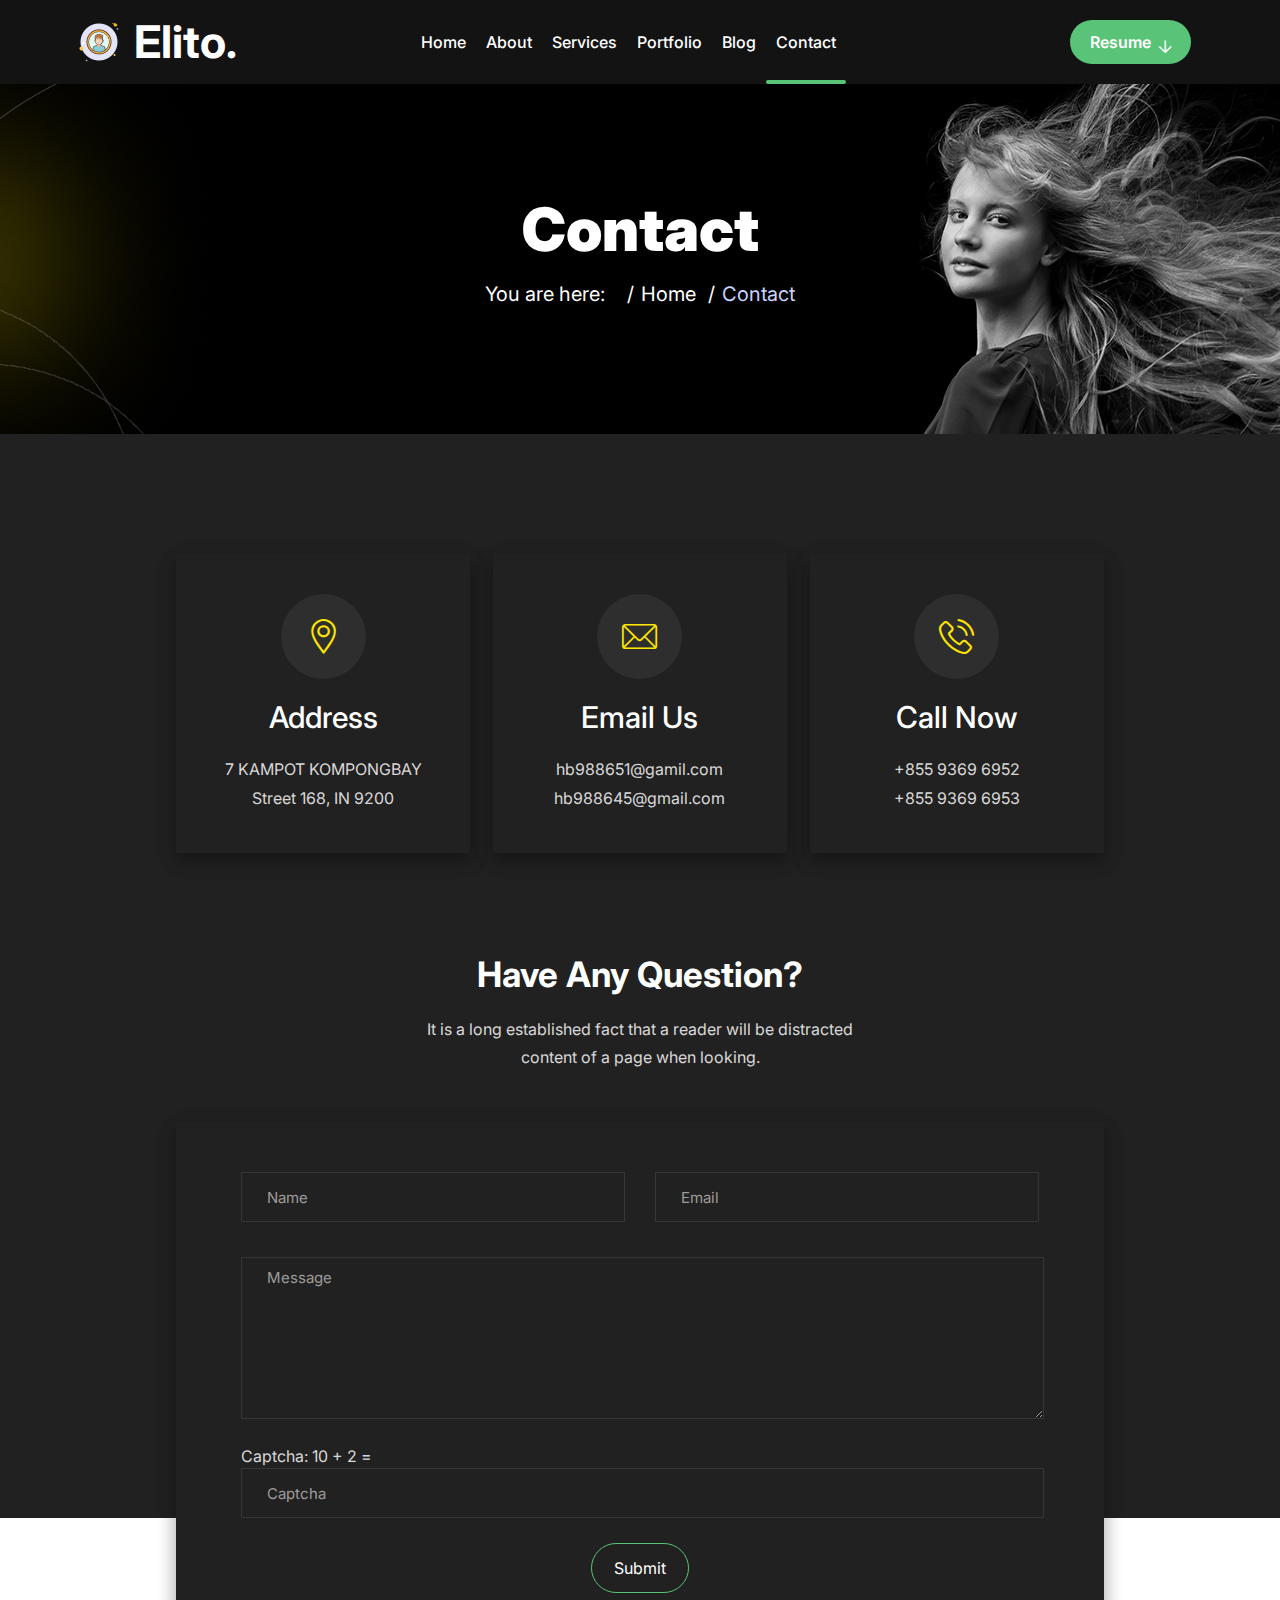
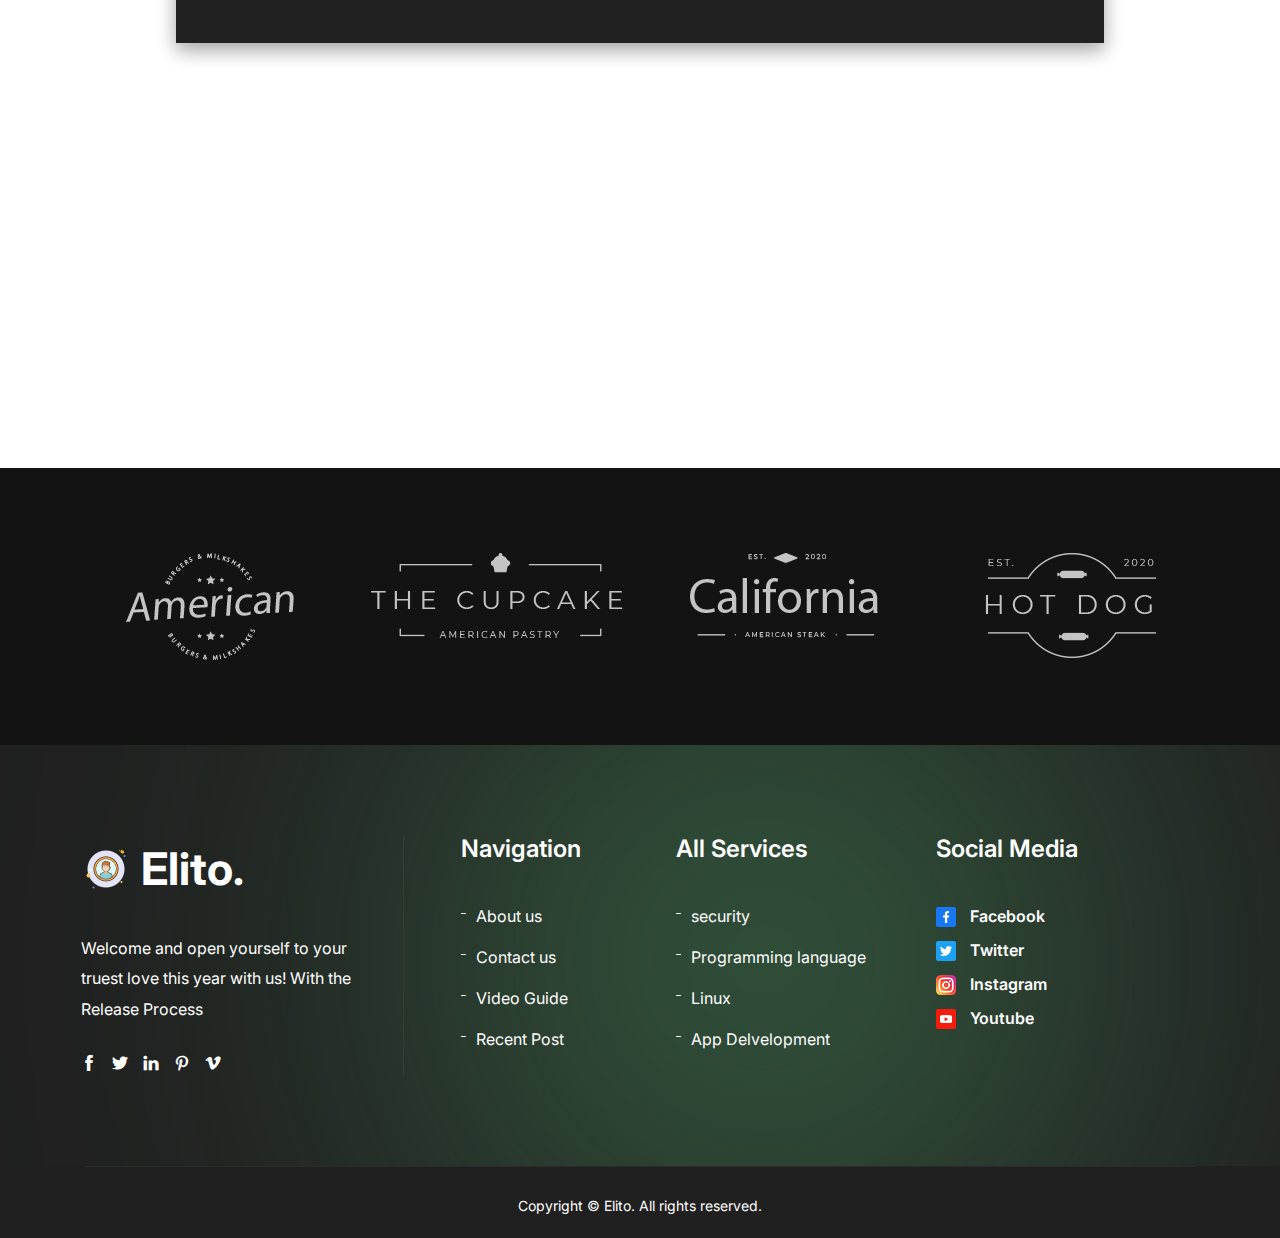
<file: demo-joomla.chipblue.net/elito/index.php/contact.html>
<!DOCTYPE html>
<html lang="en-gb" dir="ltr">

<!-- Mirrored from demo-joomla.chipblue.net/elito/index.php/contact by HTTrack Website Copier/3.x [XR&CO'2014], Fri, 08 Dec 2023 04:42:04 GMT -->
<!-- Added by HTTrack --><meta http-equiv="content-type" content="text/html;charset=utf-8" /><!-- /Added by HTTrack -->
<head>
	<meta charset="utf-8">
	<meta name="viewport" content="width=device-width, initial-scale=1">
	<meta name="generator" content="Joomla! - Open Source Content Management">
	<title>Contact</title>
	<link href="contactc0d0?format=feed&amp;type=rss" rel="alternate" type="application/rss+xml" title="RSS 2.0">
	<link href="contact7b17?format=feed&amp;type=atom" rel="alternate" type="application/atom+xml" title="Atom 1.0">
	<link href="../media/system/images/joomla-favicon.svg" rel="icon" type="image/svg+xml">
	<link href="../media/system/images/favicon.ico" rel="alternate icon" type="image/vnd.microsoft.icon">
	<link href="../media/system/images/joomla-favicon-pinned.svg" rel="mask-icon" color="#000">

	<link href="../media/vendor/joomla-custom-elements/css/joomla-alert.min44b7.css?0.2.0" rel="stylesheet" />
	<link href="../plugins/system/jce/css/contentd666.css?badb4208be409b1335b815dde676300e" rel="stylesheet" />
	<link href="../modules/mod_bluecontact/css/style.css" rel="stylesheet" />
	<link href="../modules/mod_bluecontact/css/modal.css" rel="stylesheet" />
	<style>
#je_contact button[type="submit"], .qcbutton a.je_button{ background:#e60000; color:#ffffff ;}
#je_contact button[type="submit"]:hover, .qcbutton a.je_button:hover{ background:#333333 }
#je_contact input, #je_contact textarea{background-color:#f5f5f5; border:1px solid #dddddd; color:#333333}
</style>

	<script type="application/json" class="joomla-script-options new">{"joomla.jtext":{"ERROR":"Error","MESSAGE":"Message","NOTICE":"Notice","WARNING":"Warning","JCLOSE":"Close","JOK":"OK","JOPEN":"Open"},"system.paths":{"root":"\/elito","rootFull":"https:\/\/demo-joomla.chipblue.net\/elito\/","base":"\/elito","baseFull":"https:\/\/demo-joomla.chipblue.net\/elito\/"},"csrf.token":"c98a05594b163a2bfc3d77250bc717b7"}</script>
	<script src="../media/system/js/core.minf3a0.js?bea7b244e267b04087cedcf531f6fe827a8e101f"></script>
	<script src="../media/vendor/webcomponentsjs/js/webcomponents-bundle.min783c.js?2.6.0" nomodule defer></script>
	<script src="../media/system/js/messages-es5.minfb0f.js?70b6651d6deab46dc8a25f03338f66f540cc62e2" nomodule defer></script>
	<script src="../media/system/js/joomla-hidden-mail-es5.mind7b0.js?8043bcfe22c1d170882efc3d000f60163f4a88b3" nomodule defer></script>
	<script src="../media/system/js/joomla-hidden-mail.min1cb6.js?6d18a0e3df2fb871b5bc7538c44a395beddb1c08" type="module"></script>
	<script src="../media/system/js/messages.minae9f.js?7425e8d1cb9e4f061d5e30271d6d99b085344117" type="module"></script>
	<script src="../../../code.jquery.com/jquery-latest.pack.js"></script>
	<script src="../modules/mod_bluecontact/js/modernizr.js"></script>
 
	<link href="../templates/elito/assets/css/themify-icons.css" rel="stylesheet">
    <link href="../templates/elito/assets/css/font-awesome.min.css" rel="stylesheet">
    <link href="../templates/elito/assets/css/flaticon.css" rel="stylesheet">
    <link href="../templates/elito/assets/css/bootstrap.min.css" rel="stylesheet">
    <link href="../templates/elito/assets/css/magnific-popup.css" rel="stylesheet">
    <link href="../templates/elito/assets/css/animate.css" rel="stylesheet">
    <link href="../templates/elito/assets/css/owl.carousel.css" rel="stylesheet">
    <link href="../templates/elito/assets/css/owl.theme.css" rel="stylesheet">
    <link href="../templates/elito/assets/css/slick.css" rel="stylesheet">
    <link href="../templates/elito/assets/css/slick-theme.css" rel="stylesheet">
    <link href="../templates/elito/assets/css/swiper.min.css" rel="stylesheet">
    <link href="../templates/elito/assets/css/nice-select.css" rel="stylesheet">
    <link href="../templates/elito/assets/css/owl.transitions.css" rel="stylesheet">
    <link href="../templates/elito/assets/css/jquery.fancybox.css" rel="stylesheet">
    <link href="../templates/elito/assets/css/odometer-theme-default.css" rel="stylesheet">
    <link href="../templates/elito/assets/sass/style.css" rel="stylesheet">
    <link href="../templates/elito/assets/css/custom.css" rel="stylesheet">
    <!-- HTML5 shim and Respond.js for IE8 support of HTML5 elements and media queries -->
    <!--[if lt IE 9]>
    <script src="https://oss.maxcdn.com/html5shiv/3.7.3/html5shiv.min.js"></script>
    <script src="https://oss.maxcdn.com/respond/1.4.2/respond.min.js"></script>
    <![endif]-->
	<!-- LESS stylesheet for managing color presets 
    <link rel="stylesheet/less" type="text/css" 
        href="https://demo-joomla.chipblue.net/elito/templates/elito/less/color.php?color_left=&color_right=">
	-->
    <!-- LESS JS engine   
    <script src="https://demo-joomla.chipblue.net/elito/templates/elito/less/less-1.5.0.min.js"></script>-->
</head>

<body   
	class="site com_content view-featured no-layout no-task itemid-125" > 
<!-- start page-wrapper -->
<div class="page-wrapper">	
		<!-- start preloader -->
	<div class="preloader">
		<div class="vertical-centered-box">
			<div class="content">
				<div class="loader-circle"></div>
				<div class="loader-line-mask">
					<div class="loader-line"></div>
				</div>
				<img src="../images/preloader.png"  >
			</div>
		</div>
	</div>
	<!-- end preloader -->
			<!-- Start header -->
	<header id="header" class="wpo-header-style-2">
		<div class="wpo-site-header">
			<nav class="navigation navbar navbar-expand-lg navbar-light">
				<div class="container">
					<div class="row align-items-center">
						<div class="col-lg-3 col-md-3 col-3 d-lg-none dl-block">
							<div class="mobail-menu">
								<button type="button" class="navbar-toggler open-btn">
									<span class="sr-only">Toggle navigation</span>
									<span class="icon-bar first-angle"></span>
									<span class="icon-bar middle-angle"></span>
									<span class="icon-bar last-angle"></span>
								</button>
							</div>
						</div>
						<div class="col-lg-2 col-md-6 col-6">
							<div class="navbar-header">
								<a class="navbar-brand site-logo" href="../index.html"><img
									 src="../images/logo.png" alt="">Elito.</a>
							</div>
						</div>
						<div class="col-lg-8 col-md-1 col-1">
							<div id="navbar" class="collapse navbar-collapse navigation-holder">
								<button class="menu-close"><i class="ti-close"></i></button>
								<ul class="nav navbar-nav mb-2 mb-lg-0  ">
<li class="  metismenu-item item-101 level-1 default deeper  parent menu-item-has-children"><a href="../index.html" >Home</a><ul class="sub-menu"><li class="  metismenu-item item-126 level-2"><a href="home/home-2.html" >Home 2</a></li></ul></li><li class="  metismenu-item item-121 level-1"><a href="about.html" >About</a></li><li class="  metismenu-item item-122 level-1"><a href="services.html" >Services</a></li><li class="  metismenu-item item-123 level-1"><a href="portfolio.html" >Portfolio</a></li><li class="  metismenu-item item-124 level-1"><a href="blog.html" >Blog</a></li><li class="  metismenu-item item-125 level-1 current active"><a href="contact.html" aria-current="page">Contact</a></li></ul> 

							</div><!-- end of nav-collapse -->
						</div>
						<div class="col-lg-2 col-md-2 col-2">
							<div class="header-right">
								
<div id="mod-custom136" class="mod-custom custom">
    <div class="header-btn"><a href="../images/cv.jpg" class="theme-btn" title="ImageName" download="My Cv"> <img src="../images/cv.jpg" alt="ImageName" class="hide-img" /> Resume </a></div></div>

								
							</div>
						</div>
					</div>
				</div><!-- end of container -->
			</nav>
		</div>
	</header>
	<!-- end of header -->
			  
	 
		<section class="wpo-page-title" style="background: url(../images/page-title2.jpg)  no-repeat center top/cover">
		<div class="container">
			<div class="row">
				<div class="col col-xs-12">
					<div class="wpo-breadcumb-wrap">
						<h2>Contact</h2>
						<nav class="mod-breadcrumbs__wrapper" aria-label="Breadcrumbs">
	<ol itemscope itemtype="https://schema.org/BreadcrumbList" class="mod-breadcrumbs wpo-breadcumb-wrap  ">
					<li class="mod-breadcrumbs__here breadcrumb-item">
				You are here: &#160;
			</li>
		
						<li itemprop="itemListElement" itemscope itemtype="https://schema.org/ListItem" class="mod-breadcrumbs__item btbreadcrumb-item"><a itemprop="item" href="../index.html" class="pathway"><span itemprop="name">Home</span></a>					<meta itemprop="position" content="1">
				</li>
							<li aria-current="page" itemprop="itemListElement" itemscope itemtype="https://schema.org/ListItem" class="mod-breadcrumbs__item btbreadcrumb-item active"><span itemprop="name">Contact</span>					<meta itemprop="position" content="2">
				</li>
				</ol>
</nav>

					</div>
				</div>
			</div> <!-- end row -->
		</div> <!-- end container -->
	</section> 
	 
	 
	 
		<div class="main-top bt-card ">
		<div class="bt-card-body">
				
<script src="../modules/mod_bluecontact/js/main.js"></script>
<div class="wpo-contact-pg-section section-padding  section-padding" style="">
<div class="container">
<div class="row">
	 
	<div class="col col-lg-10 offset-lg-1">
		 
		<div class="office-info">
<div class="row">
<div class="col col-xl-4 col-lg-6 col-md-6 col-12">
<div class="office-info-item">
<div class="office-info-icon">
<div class="icon"><i class="fi flaticon-location"></i></div>
</div>
<div class="office-info-text">
<h2>Address</h2>
<p>7 KAMPOT KOMPONGBAY Street 168, IN 9200</p>
</div>
</div>
</div>
<div class="col col-xl-4 col-lg-6 col-md-6 col-12">
<div class="office-info-item">
<div class="office-info-icon">
<div class="icon"><i class="fi flaticon-mail"></i></div>
</div>
<div class="office-info-text">
<h2>Email Us</h2>
<p>hb988651@gamil.com</p>
<p>hb988645@gmail.com</p>
</div>
</div>
</div>
<div class="col col-xl-4 col-lg-6 col-md-6 col-12">
<div class="office-info-item">
<div class="office-info-icon">
<div class="icon"><i class="fi flaticon-phone-call"></i></div>
</div>
<div class="office-info-text">
<h2>Call Now</h2>
<p>+855 9369 6952</p>
<p>+855 9369 6953</p>
</div>
</div>
</div>
</div>
</div> 
		<div class="wpo-contact-title">
			<h2>Have Any Question?</h2>
			<p>It is a long established fact that a reader will be distracted 				content of a page when looking.</p>
		</div>
		<div class="wpo-contact-form-area">
			
													 
							<div id="je_contact" class="contact-form ">
																	<form    class='contact-validation-active' id="contact-je" action="https://demo-joomla.chipblue.net/elito/index.php/contact" method="post">
									 
										<div class=" contact-name">
											<label id="je_hide" for="name">Name</label>
											<input type="text" name="je_name" id="name"
												   value=""
												   class="requiredField form-control" placeholder="Name"/>
																					</div>

										<div class="  contact-email">
											<label id="je_hide" for="email">Email</label>
											<input type="text" name="je_email" id="email"
												   value=""
												   class="email form-control requiredField" placeholder="Email"/>
																					</div>

										<div class="fullwidth ">
											<label id="je_hide" for="message">Message</label>
											<textarea name="je_message" id="message" class="form-control requiredField" rows="4"
													  placeholder="Message"></textarea>
																					</div>
																					<div class=" fullwidth contact-captcha">
												<div class="captcha"><label for="captcha">Captcha:</label> <span>10												+ 2 =</span></div>
												<input type="text" class="form-control requiredCaptcha" name="je_captcha" id="captcha"
													   value=""
													   placeholder="Captcha"/>
																							</div>
																				<div class=" submit-area submit-btn-wrapper">
											<button name="submit" type="submit"
													class="je_button theme-btn-s2">Submit</button>
											<input type="hidden" name="submitted" id="submitted" value="true"/>
										</div>
										<div class="clearfix error-handling-messages"> 
										</div>
									</form>
															</div>

							<script type="text/javascript">
								$(document).ready(function () {
									$('form#contact-je').submit(function () {
										$('form#contact-je .error').remove();
										var hasError = false;
										$('.requiredField').each(function () {
											if (jQuery.trim($(this).val()) == '') {
												var labelText = $(this).prev('label').text();
												$(this).parent().append('<span class="error">Please enter your ' + labelText + '!</span>');
												$(this).addClass('invalid');
												hasError = true;
											} else if ($(this).hasClass('email')) {
												var emailReg = /^([\w-\.]+@([\w-]+\.)+[\w-]{2,4})?$/;
												if (!emailReg.test(jQuery.trim($(this).val()))) {
													var labelText = $(this).prev('label').text();
													$(this).parent().append('<span class="error">You\'ve entered an invalid ' + labelText + '!</span>');
													$(this).addClass('invalid');
													hasError = true;
												}
											}
										});										$('.requiredCaptcha').each(function () {
											if (jQuery.trim($(this).val()) != '12') {
												var labelText = $(this).prev('label').text();
												$(this).parent().append('<span class="error">Please enter the correct ' + labelText + '!</span>');
												$(this).addClass('invalid');
												hasError = true;
											}
										});										if (!hasError) {
											var formInput = $(this).serialize();
											jQuery.post($(this).attr('action'), formInput, function (data) {
												$('form#contact-je').slideUp("fast", function () {
													$(this).before('<span class="success"><strong>Thank you!</strong> Your email has been delivered.</span>');
												});
											});
										}
										return false;
									});
								});
							</script>
														</div>
	</div>
</div>
</section>
	</div>
</div>
<div class="main-top bt-card ">
		<div class="bt-card-body">
				
<div id="mod-custom132" class="mod-custom custom">
    <section class="wpo-contact-map-section">
<h2 class="hidden">Contact map</h2>
<div class="wpo-contact-map"><iframe src="https://www.google.com/maps/embed?pb=!1m18!1m12!1m3!1d193595.9147703055!2d-74.11976314309273!3d40.69740344223377!2m3!1f0!2f0!3f0!3m2!1i1024!2i768!4f13.1!3m3!1m2!1s0x89c24fa5d33f083b%3A0xc80b8f06e177fe62!2sNew+York%2C+NY%2C+USA!5e0!3m2!1sen!2sbd!4v1547528325671" allowfullscreen="allowfullscreen"></iframe></div>
</section></div>
	</div>
</div>

		 
			<div id="system-message-container" aria-live="polite"></div>

			<main>
			<div class="blog-featured" itemscope itemtype="https://schema.org/Blog">
    
    
    
    
    
</div>

			</main>
						 
		 
		<div class="main-bottom bt-card ">
		<div class="bt-card-body">
				
<div id="mod-custom130" class="mod-custom custom">
    <section class="partners-section">
<h2 class="hidden">partner</h2>
<div class="container">
<div class="row">
<div class="col col-xs-12">
<div class="partner-grids partners-slider owl-carousel clearfix">
<div class="grid"><img src="../images/partners/1.png" alt="" /></div>
<div class="grid"><img src="../images/partners/2.png" alt="" /></div>
<div class="grid"><img src="../images/partners/3.png" alt="" /></div>
<div class="grid"><img src="../images/partners/4.png" alt="" /></div>
</div>
</div>
</div>
</div>
<!-- end contianer --></section></div>
	</div>
</div>

	 
 
	<!-- start wpo-site-footer -->
	<footer class=" wpo-site-footer-s2">
		
		
		<div class="upper-footer">
			<div class="container">
				<div class="row">
					<div class="col col-lg-4 col-md-6 col-12">
						<div class="footer1 widget     about-widget">
		<div class="footer-body">
				
<div id="mod-custom120" class="mod-custom custom">
    <div class="logo widget-title"><a href="#" class="site-logo"><img src="../images/logo.png" alt="" />Elito.</a></div>
<p>Welcome and open yourself to your truest love this year with us! With the Release Process</p>
<div class="social-icons">
<ul>
<li><a href="#"><i class="ti-facebook"></i></a></li>
<li><a href="#"><i class="ti-twitter-alt"></i></a></li>
<li><a href="#"><i class="ti-linkedin"></i></a></li>
<li><a href="#"><i class="ti-pinterest"></i></a></li>
<li><a href="#"><i class="ti-vimeo-alt"></i></a></li>
</ul>
</div></div>
	</div>
</div>
 
					</div>
					<div class="col col-lg-2 col-md-6 col-12">
						<div class="footer2 widget    link-widget">
			<div class="widget-title"><h3 class=" ">Navigation</h3></div>
		<div class="footer-body">
				
<div id="mod-custom121" class="mod-custom custom">
    <ul>
<li><a href="#about">About us</a></li>
<li><a href="#">Contact us</a></li>
<li><a href="#video">Video Guide</a></li>
<li><a href="#">Recent Post</a></li>
</ul></div>
	</div>
</div>
 
						 
					</div>
					<div class="col col-lg-3 col-md-6 col-12">
						<div class="footer3 widget     link-widget service-link-widget">
			<div class="widget-title"><h3 class=" ">All Services</h3></div>
		<div class="footer-body">
				
<div id="mod-custom122" class="mod-custom custom">
    <ul>
<li><a href="#">security</a></li>
<li><a href="#">Programming language</a></li>
<li><a href="#">Linux</a></li>
<li><a href="#">App Delvelopment	</a></li>
</ul></div>
	</div>
</div>
 
					</div>
					<div class="col col-lg-3 col-md-6 col-12">
						<div class="footer4 widget    widget social-widget">
			<div class="widget-title"><h3 class=" ">Social Media</h3></div>
		<div class="footer-body">
				
<div id="mod-custom126" class="mod-custom custom">
    <ul>
<li><a href="#"><i><img src="../images/1.png" alt="" /></i> Facebook</a></li>
<li><a href="#"><i><img src="../images/2.png" alt="" /></i> Twitter</a></li>
<li><a href="#"><i><img src="../images/3.png" alt="" /></i> Instagram</a></li>
<li><a href="#"><i><img src="../images/4.png" alt="" /></i> Youtube</a></li>
</ul></div>
	</div>
</div>
 
						 
					</div>
				</div>
			</div> <!-- end container -->
			<div class="shadow-shape">
				<svg width="1319" height="1567" viewBox="0 0 1319 1567" fill="none">
					<g filter="url(#filter0_f_39_3833)">
						<circle cx="803" cy="803" r="303" fill="#59C378" fill-opacity="0.5" />
					</g>
					<defs>
						<filter id="filter0_f_39_3833" x="0" y="0" width="1606" height="1606"
							filterUnits="userSpaceOnUse" color-interpolation-filters="sRGB">
							<feFlood flood-opacity="0" result="BackgroundImageFix" />
							<feBlend mode="normal" in="SourceGraphic" in2="BackgroundImageFix" result="shape" />
							<feGaussianBlur stdDeviation="250" result="effect1_foregroundBlur_39_3832" />
						</filter>
					</defs>
				</svg>
			</div>
		</div>
		<div class="lower-footer">
			<div class="container">
				<div class="row">
					<div class="separator"></div>
					<div class="footer-copyright widget    ">
		<div class="footer-body">
				
<div id="mod-custom123" class="mod-custom custom">
    <p class="copyright">Copyright © Elito. All rights reserved.</p></div>
	</div>
</div>
 
					
				</div>
			</div>
		</div>
	</footer>
	<!-- end wpo-site-footer -->
</div>
<!-- end of page-wrapper -->
	<script src="../templates/elito/assets/js/bootstrap.bundle.min.js"></script> 
    <!-- Plugins for this template --> 
    <script src="../templates/elito/assets/js/jquery.dlmenu.js"></script>
    <script src="../templates/elito/assets/js/jquery-plugin-collection.js"></script>
    <!-- Moving Animation -->
    <script src="../templates/elito/assets/js/moving-animation.js"></script>
    <!-- Custom script for this template -->
    <script src="../templates/elito/assets/js/script.js"></script>    
	
</body>

<!-- Mirrored from demo-joomla.chipblue.net/elito/index.php/contact by HTTrack Website Copier/3.x [XR&CO'2014], Fri, 08 Dec 2023 04:42:34 GMT -->
</html>
</file>
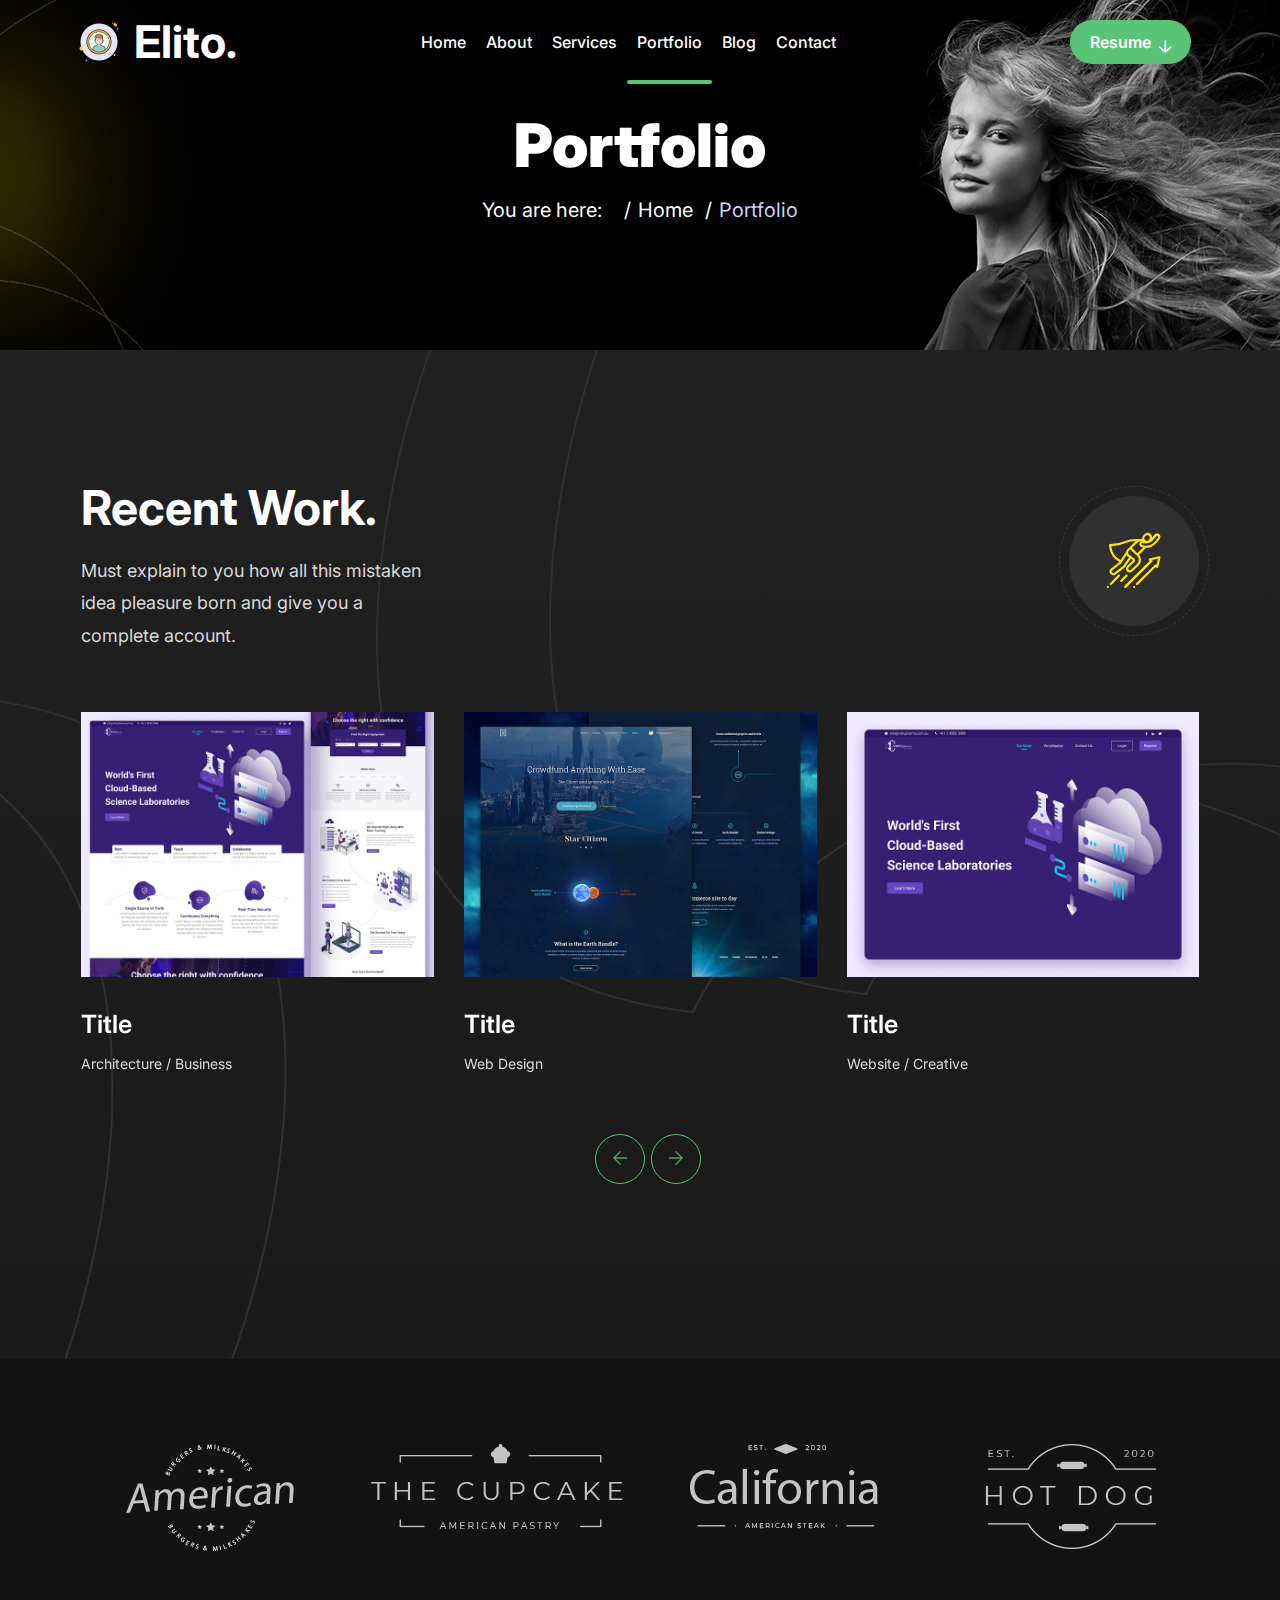
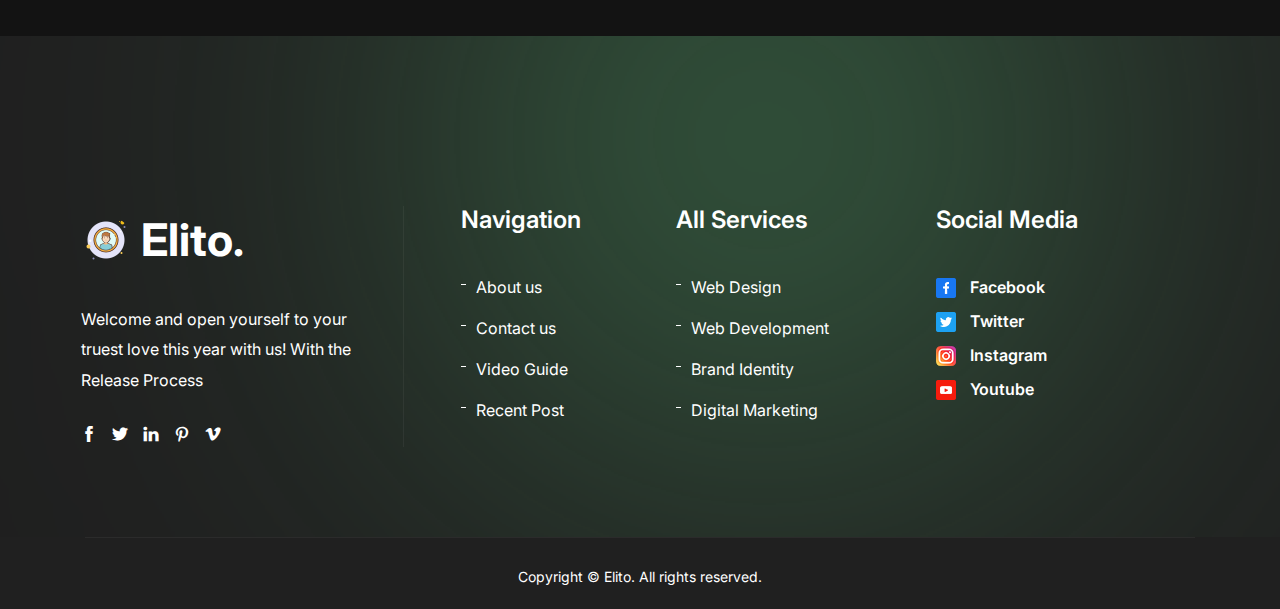
<file: demo-joomla.chipblue.net/elito/index.php/portfolio.html>
<!DOCTYPE html>
<html lang="en-gb" dir="ltr">

<!-- Mirrored from demo-joomla.chipblue.net/elito/index.php/portfolio by HTTrack Website Copier/3.x [XR&CO'2014], Fri, 08 Dec 2023 04:41:30 GMT -->
<!-- Added by HTTrack --><meta http-equiv="content-type" content="text/html;charset=utf-8" /><!-- /Added by HTTrack -->
<head>
	<meta charset="utf-8">
	<meta name="viewport" content="width=device-width, initial-scale=1">
	<meta name="generator" content="Joomla! - Open Source Content Management">
	<title>Portfolio</title>
	<link href="portfolioc0d0?format=feed&amp;type=rss" rel="alternate" type="application/rss+xml" title="RSS 2.0">
	<link href="portfolio7b17?format=feed&amp;type=atom" rel="alternate" type="application/atom+xml" title="Atom 1.0">
	<link href="../media/system/images/joomla-favicon.svg" rel="icon" type="image/svg+xml">
	<link href="../media/system/images/favicon.ico" rel="alternate icon" type="image/vnd.microsoft.icon">
	<link href="../media/system/images/joomla-favicon-pinned.svg" rel="mask-icon" color="#000">

	<link href="../media/vendor/joomla-custom-elements/css/joomla-alert.min44b7.css?0.2.0" rel="stylesheet" />
	<link href="../plugins/system/jce/css/contentd666.css?badb4208be409b1335b815dde676300e" rel="stylesheet" />

	<script type="application/json" class="joomla-script-options new">{"joomla.jtext":{"ERROR":"Error","MESSAGE":"Message","NOTICE":"Notice","WARNING":"Warning","JCLOSE":"Close","JOK":"OK","JOPEN":"Open"},"system.paths":{"root":"\/elito","rootFull":"https:\/\/demo-joomla.chipblue.net\/elito\/","base":"\/elito","baseFull":"https:\/\/demo-joomla.chipblue.net\/elito\/"},"csrf.token":"c98a05594b163a2bfc3d77250bc717b7"}</script>
	<script src="../media/system/js/core.minf3a0.js?bea7b244e267b04087cedcf531f6fe827a8e101f"></script>
	<script src="../media/system/js/messages-es5.minfb0f.js?70b6651d6deab46dc8a25f03338f66f540cc62e2" nomodule defer></script>
	<script src="../media/system/js/messages.minae9f.js?7425e8d1cb9e4f061d5e30271d6d99b085344117" type="module"></script>
	<script src="../../../code.jquery.com/jquery-latest.pack.js"></script>
 
	<link href="../templates/elito/assets/css/themify-icons.css" rel="stylesheet">
    <link href="../templates/elito/assets/css/font-awesome.min.css" rel="stylesheet">
    <link href="../templates/elito/assets/css/flaticon.css" rel="stylesheet">
    <link href="../templates/elito/assets/css/bootstrap.min.css" rel="stylesheet">
    <link href="../templates/elito/assets/css/magnific-popup.css" rel="stylesheet">
    <link href="../templates/elito/assets/css/animate.css" rel="stylesheet">
    <link href="../templates/elito/assets/css/owl.carousel.css" rel="stylesheet">
    <link href="../templates/elito/assets/css/owl.theme.css" rel="stylesheet">
    <link href="../templates/elito/assets/css/slick.css" rel="stylesheet">
    <link href="../templates/elito/assets/css/slick-theme.css" rel="stylesheet">
    <link href="../templates/elito/assets/css/swiper.min.css" rel="stylesheet">
    <link href="../templates/elito/assets/css/nice-select.css" rel="stylesheet">
    <link href="../templates/elito/assets/css/owl.transitions.css" rel="stylesheet">
    <link href="../templates/elito/assets/css/jquery.fancybox.css" rel="stylesheet">
    <link href="../templates/elito/assets/css/odometer-theme-default.css" rel="stylesheet">
    <link href="../templates/elito/assets/sass/style.css" rel="stylesheet">
    <link href="../templates/elito/assets/css/custom.css" rel="stylesheet">
    <!-- HTML5 shim and Respond.js for IE8 support of HTML5 elements and media queries -->
    <!--[if lt IE 9]>
    <script src="https://oss.maxcdn.com/html5shiv/3.7.3/html5shiv.min.js"></script>
    <script src="https://oss.maxcdn.com/respond/1.4.2/respond.min.js"></script>
    <![endif]-->
	<!-- LESS stylesheet for managing color presets 
    <link rel="stylesheet/less" type="text/css" 
        href="https://demo-joomla.chipblue.net/elito/templates/elito/less/color.php?color_left=&color_right=">
	-->
    <!-- LESS JS engine   
    <script src="https://demo-joomla.chipblue.net/elito/templates/elito/less/less-1.5.0.min.js"></script>-->
</head>

<body   
	class="site com_content view-featured no-layout no-task itemid-123" > 
<!-- start page-wrapper -->
<div class="page-wrapper">	
		<!-- start preloader -->
	<div class="preloader">
		<div class="vertical-centered-box">
			<div class="content">
				<div class="loader-circle"></div>
				<div class="loader-line-mask">
					<div class="loader-line"></div>
				</div>
				<img src="../images/preloader.png"  >
			</div>
		</div>
	</div>
	<!-- end preloader -->
			<!-- Start header -->
	<header id="header" class="wpo-header-style-1">
		<div class="wpo-site-header">
			<nav class="navigation navbar navbar-expand-lg navbar-light">
				<div class="container">
					<div class="row align-items-center">
						<div class="col-lg-3 col-md-3 col-3 d-lg-none dl-block">
							<div class="mobail-menu">
								<button type="button" class="navbar-toggler open-btn">
									<span class="sr-only">Toggle navigation</span>
									<span class="icon-bar first-angle"></span>
									<span class="icon-bar middle-angle"></span>
									<span class="icon-bar last-angle"></span>
								</button>
							</div>
						</div>
						<div class="col-lg-2 col-md-6 col-6">
							<div class="navbar-header">
								<a class="navbar-brand site-logo" href="../index.html"><img
									 src="../images/logo.png" alt="">Elito.</a>
							</div>
						</div>
						<div class="col-lg-8 col-md-1 col-1">
							<div id="navbar" class="collapse navbar-collapse navigation-holder">
								<button class="menu-close"><i class="ti-close"></i></button>
								<ul class="nav navbar-nav mb-2 mb-lg-0  ">
<li class="  metismenu-item item-101 level-1 default deeper  parent menu-item-has-children"><a href="../index.html" >Home</a><ul class="sub-menu"><li class="  metismenu-item item-126 level-2"><a href="home/home-2.html" >Home 2</a></li></ul></li><li class="  metismenu-item item-121 level-1"><a href="about.html" >About</a></li><li class="  metismenu-item item-122 level-1"><a href="services.html" >Services</a></li><li class="  metismenu-item item-123 level-1 current active"><a href="portfolio.html" aria-current="page">Portfolio</a></li><li class="  metismenu-item item-124 level-1"><a href="blog.html" >Blog</a></li><li class="  metismenu-item item-125 level-1"><a href="contact.html" >Contact</a></li></ul> 

							</div><!-- end of nav-collapse -->
						</div>
						<div class="col-lg-2 col-md-2 col-2">
							<div class="header-right">
								
<div id="mod-custom136" class="mod-custom custom">
    <div class="header-btn"><a href="../images/cv.jpg" class="theme-btn" title="ImageName" download="My Cv"> <img src="../images/cv.jpg" alt="ImageName" class="hide-img" /> Resume </a></div></div>

							</div>
						</div>
					</div>
				</div><!-- end of container -->
			</nav>
		</div>
	</header>
	<!-- end of header -->
			  
	 
		<section class="wpo-page-title" style="background: url(../images/page-title2.jpg)  no-repeat center top/cover">
		<div class="container">
			<div class="row">
				<div class="col col-xs-12">
					<div class="wpo-breadcumb-wrap">
						<h2>Portfolio</h2>
						<nav class="mod-breadcrumbs__wrapper" aria-label="Breadcrumbs">
	<ol itemscope itemtype="https://schema.org/BreadcrumbList" class="mod-breadcrumbs wpo-breadcumb-wrap  ">
					<li class="mod-breadcrumbs__here breadcrumb-item">
				You are here: &#160;
			</li>
		
						<li itemprop="itemListElement" itemscope itemtype="https://schema.org/ListItem" class="mod-breadcrumbs__item btbreadcrumb-item"><a itemprop="item" href="../index-2.html" class="pathway"><span itemprop="name">Home</span></a>					<meta itemprop="position" content="1">
				</li>
							<li aria-current="page" itemprop="itemListElement" itemscope itemtype="https://schema.org/ListItem" class="mod-breadcrumbs__item btbreadcrumb-item active"><span itemprop="name">Portfolio</span>					<meta itemprop="position" content="2">
				</li>
				</ol>
</nav>

					</div>
				</div>
			</div> <!-- end row -->
		</div> <!-- end container -->
	</section> 
	 
	 
	 
		<div class="main-top bt-card ">
		<div class="bt-card-body">
				
<div id="mod-custom135" class="mod-custom custom">
    <div class="wpo-project-area section-padding">
<div class="container">
<div class="wpo-section-title-s2">
<div class="row align-items-center">
<div class="col-lg-4 col-12">
<div class="title">
<h2>Recent Work.</h2>
<p>Must explain to you how all this mistaken idea pleasure born and give you a complete account.</p>
</div>
</div>
<div class="col-lg-6 offset-lg-2">
<div class="sec-title-icon"><i class="fi flaticon-self-growth"></i></div>
</div>
</div>
</div>
<div class="wpo-project-wrap wpo-project-slide owl-carousel">
<div class="wpo-project-item">
<div class="wpo-project-img"><img src="../images/project/img-1.jpg" alt="" /></div>
<div class="wpo-project-text">
<h2><a href="#">Title</a></h2>
<span>Architecture / Business</span></div>
</div>
<div class="wpo-project-item">
<div class="wpo-project-img"><img src="../images/project/img-2.jpg" alt="" /></div>
<div class="wpo-project-text">
<h2><a href="#">Title</a></h2>
<span>Web Design</span></div>
</div>
<div class="wpo-project-item">
<div class="wpo-project-img"><img src="../images/project/img-3.jpg" alt="" /></div>
<div class="wpo-project-text">
<h2><a href="#">Title</a></h2>
<span>Website / Creative</span></div>
</div>
<div class="wpo-project-item">
<div class="wpo-project-img"><img src="../images/project/img-1.jpg" alt="" /></div>
<div class="wpo-project-text">
<h2><a href="#">Title</a></h2>
<span>Architecture / Business</span></div>
</div>
<div class="wpo-project-item">
<div class="wpo-project-img"><img src="../images/project/img-2.jpg" alt="" /></div>
<div class="wpo-project-text">
<h2><a href="#">Title</a></h2>
<span>Web Design</span></div>
</div>
<div class="wpo-project-item">
<div class="wpo-project-img"><img src="../images/project/img-3.jpg" alt="" /></div>
<div class="wpo-project-text">
<h2><a href="#">Title</a></h2>
<span>Website / Creative</span></div>
</div>
</div>
</div>
<div class="shape-p">&nbsp;</div>
<div class="line-shape-1"><img src="../images/project/line-1.png" alt="" /></div>
<div class="line-shape-2"><img src="../images/project/line-2.png" alt="" /></div>
</div></div>
	</div>
</div>

		 
			<div id="system-message-container" aria-live="polite"></div>

			<main>
			<div class="blog-featured" itemscope itemtype="https://schema.org/Blog">
    
    
    
    
    
</div>

			</main>
						 
		 
		<div class="main-bottom bt-card ">
		<div class="bt-card-body">
				
<div id="mod-custom130" class="mod-custom custom">
    <section class="partners-section">
<h2 class="hidden">partner</h2>
<div class="container">
<div class="row">
<div class="col col-xs-12">
<div class="partner-grids partners-slider owl-carousel clearfix">
<div class="grid"><img src="../images/partners/1.png" alt="" /></div>
<div class="grid"><img src="../images/partners/2.png" alt="" /></div>
<div class="grid"><img src="../images/partners/3.png" alt="" /></div>
<div class="grid"><img src="../images/partners/4.png" alt="" /></div>
</div>
</div>
</div>
</div>
<!-- end contianer --></section></div>
	</div>
</div>

	 
 
	<!-- start wpo-site-footer -->
	<footer class="wpo-site-footer">
		
		
		<div class="upper-footer">
			<div class="container">
				<div class="row">
					<div class="col col-lg-4 col-md-6 col-12">
						<div class="footer1 widget     about-widget">
		<div class="footer-body">
				
<div id="mod-custom120" class="mod-custom custom">
    <div class="logo widget-title"><a href="#" class="site-logo"><img src="../images/logo.png" alt="" />Elito.</a></div>
<p>Welcome and open yourself to your truest love this year with us! With the Release Process</p>
<div class="social-icons">
<ul>
<li><a href="#"><i class="ti-facebook"></i></a></li>
<li><a href="#"><i class="ti-twitter-alt"></i></a></li>
<li><a href="#"><i class="ti-linkedin"></i></a></li>
<li><a href="#"><i class="ti-pinterest"></i></a></li>
<li><a href="#"><i class="ti-vimeo-alt"></i></a></li>
</ul>
</div></div>
	</div>
</div>
 
					</div>
					<div class="col col-lg-2 col-md-6 col-12">
						<div class="footer2 widget    link-widget">
			<div class="widget-title"><h3 class=" ">Navigation</h3></div>
		<div class="footer-body">
				
<div id="mod-custom121" class="mod-custom custom">
    <ul>
<li><a href="#about">About us</a></li>
<li><a href="#">Contact us</a></li>
<li><a href="#video">Video Guide</a></li>
<li><a href="#">Recent Post</a></li>
</ul></div>
	</div>
</div>
 
						 
					</div>
					<div class="col col-lg-3 col-md-6 col-12">
						<div class="footer3 widget     link-widget service-link-widget">
			<div class="widget-title"><h3 class=" ">All Services</h3></div>
		<div class="footer-body">
				
<div id="mod-custom122" class="mod-custom custom">
    <ul>
<li><a href="#">Web Design</a></li>
<li><a href="#">Web Development</a></li>
<li><a href="#">Brand Identity</a></li>
<li><a href="#">Digital Marketing</a></li>
</ul></div>
	</div>
</div>
 
					</div>
					<div class="col col-lg-3 col-md-6 col-12">
						<div class="footer4 widget    widget social-widget">
			<div class="widget-title"><h3 class=" ">Social Media</h3></div>
		<div class="footer-body">
				
<div id="mod-custom126" class="mod-custom custom">
    <ul>
<li><a href="#"><i><img src="../images/1.png" alt="" /></i> Facebook</a></li>
<li><a href="#"><i><img src="../images/2.png" alt="" /></i> Twitter</a></li>
<li><a href="#"><i><img src="../images/3.png" alt="" /></i> Instagram</a></li>
<li><a href="#"><i><img src="../images/4.png" alt="" /></i> Youtube</a></li>
</ul></div>
	</div>
</div>
 
						 
					</div>
				</div>
			</div> <!-- end container -->
			<div class="shadow-shape">
				<svg width="1319" height="1567" viewBox="0 0 1319 1567" fill="none">
					<g filter="url(#filter0_f_39_3833)">
						<circle cx="803" cy="803" r="303" fill="#59C378" fill-opacity="0.5" />
					</g>
					<defs>
						<filter id="filter0_f_39_3833" x="0" y="0" width="1606" height="1606"
							filterUnits="userSpaceOnUse" color-interpolation-filters="sRGB">
							<feFlood flood-opacity="0" result="BackgroundImageFix" />
							<feBlend mode="normal" in="SourceGraphic" in2="BackgroundImageFix" result="shape" />
							<feGaussianBlur stdDeviation="250" result="effect1_foregroundBlur_39_3832" />
						</filter>
					</defs>
				</svg>
			</div>
		</div>
		<div class="lower-footer">
			<div class="container">
				<div class="row">
					<div class="separator"></div>
					<div class="footer-copyright widget    ">
		<div class="footer-body">
				
<div id="mod-custom123" class="mod-custom custom">
    <p class="copyright">Copyright © Elito. All rights reserved.</p></div>
	</div>
</div>
 
					
				</div>
			</div>
		</div>
	</footer>
	<!-- end wpo-site-footer -->
</div>
<!-- end of page-wrapper -->
	<script src="../templates/elito/assets/js/bootstrap.bundle.min.js"></script> 
    <!-- Plugins for this template --> 
    <script src="../templates/elito/assets/js/jquery.dlmenu.js"></script>
    <script src="../templates/elito/assets/js/jquery-plugin-collection.js"></script>
    <!-- Moving Animation -->
    <script src="../templates/elito/assets/js/moving-animation.js"></script>
    <!-- Custom script for this template -->
    <script src="../templates/elito/assets/js/script.js"></script>    
	
</body>

<!-- Mirrored from demo-joomla.chipblue.net/elito/index.php/portfolio by HTTrack Website Copier/3.x [XR&CO'2014], Fri, 08 Dec 2023 04:41:37 GMT -->
</html>
</file>
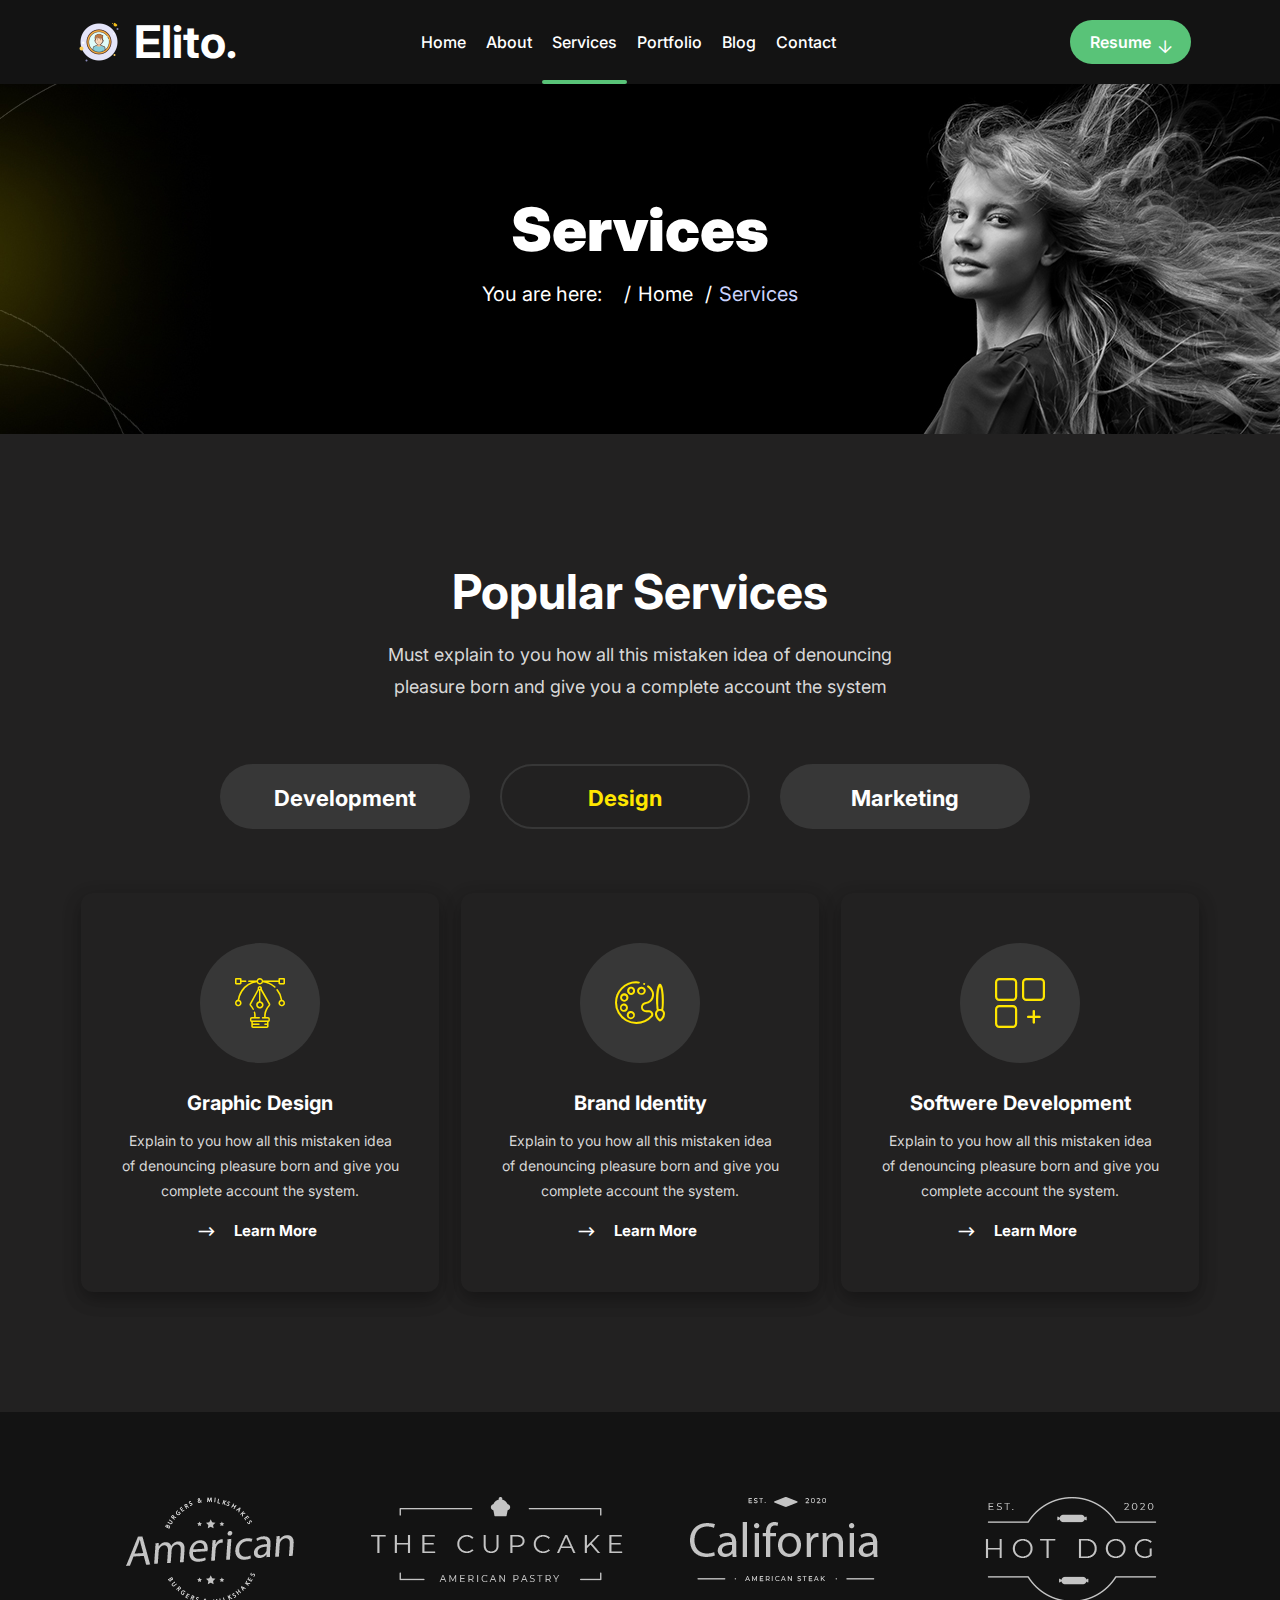
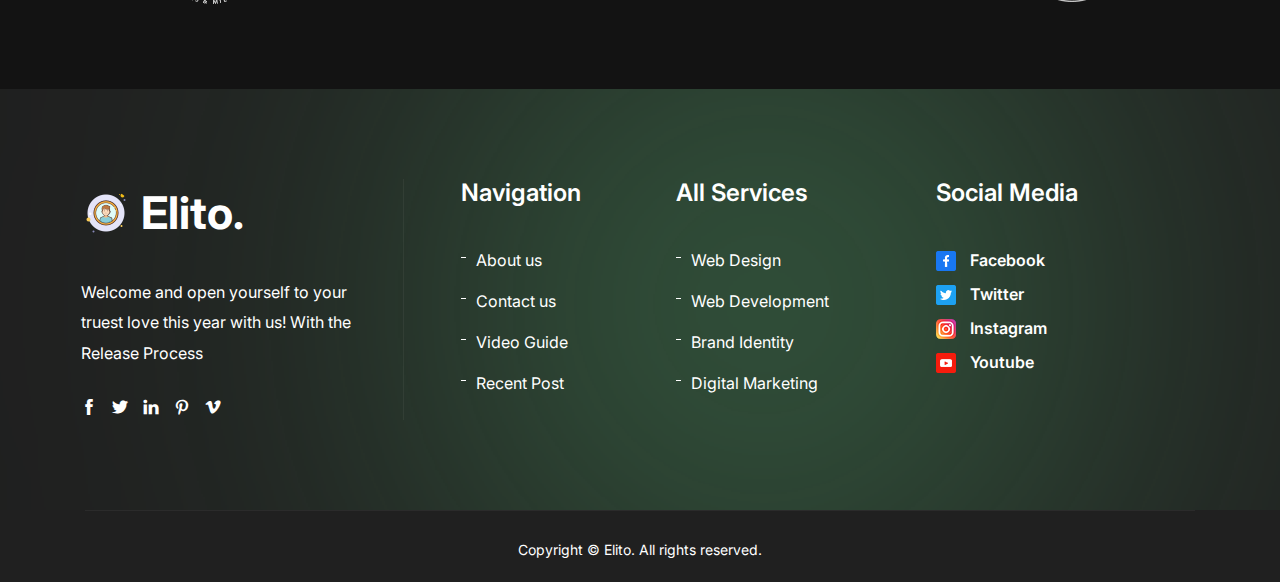
<file: demo-joomla.chipblue.net/elito/index.php/services.html>
<!DOCTYPE html>
<html lang="en-gb" dir="ltr">

<!-- Mirrored from demo-joomla.chipblue.net/elito/index.php/services by HTTrack Website Copier/3.x [XR&CO'2014], Fri, 08 Dec 2023 04:41:24 GMT -->
<!-- Added by HTTrack --><meta http-equiv="content-type" content="text/html;charset=utf-8" /><!-- /Added by HTTrack -->
<head>
	<meta charset="utf-8">
	<meta name="viewport" content="width=device-width, initial-scale=1">
	<meta name="generator" content="Joomla! - Open Source Content Management">
	<title>Services</title>
	<link href="servicesc0d0?format=feed&amp;type=rss" rel="alternate" type="application/rss+xml" title="RSS 2.0">
	<link href="services7b17?format=feed&amp;type=atom" rel="alternate" type="application/atom+xml" title="Atom 1.0">
	<link href="../media/system/images/joomla-favicon.svg" rel="icon" type="image/svg+xml">
	<link href="../media/system/images/favicon.ico" rel="alternate icon" type="image/vnd.microsoft.icon">
	<link href="../media/system/images/joomla-favicon-pinned.svg" rel="mask-icon" color="#000">

	<link href="../media/vendor/joomla-custom-elements/css/joomla-alert.min44b7.css?0.2.0" rel="stylesheet" />
	<link href="../plugins/system/jce/css/contentd666.css?badb4208be409b1335b815dde676300e" rel="stylesheet" />

	<script type="application/json" class="joomla-script-options new">{"joomla.jtext":{"ERROR":"Error","MESSAGE":"Message","NOTICE":"Notice","WARNING":"Warning","JCLOSE":"Close","JOK":"OK","JOPEN":"Open"},"system.paths":{"root":"\/elito","rootFull":"https:\/\/demo-joomla.chipblue.net\/elito\/","base":"\/elito","baseFull":"https:\/\/demo-joomla.chipblue.net\/elito\/"},"csrf.token":"c98a05594b163a2bfc3d77250bc717b7"}</script>
	<script src="../media/system/js/core.minf3a0.js?bea7b244e267b04087cedcf531f6fe827a8e101f"></script>
	<script src="../media/system/js/messages-es5.minfb0f.js?70b6651d6deab46dc8a25f03338f66f540cc62e2" nomodule defer></script>
	<script src="../media/system/js/messages.minae9f.js?7425e8d1cb9e4f061d5e30271d6d99b085344117" type="module"></script>
	<script src="../../../code.jquery.com/jquery-latest.pack.js"></script>
 
	<link href="../templates/elito/assets/css/themify-icons.css" rel="stylesheet">
    <link href="../templates/elito/assets/css/font-awesome.min.css" rel="stylesheet">
    <link href="../templates/elito/assets/css/flaticon.css" rel="stylesheet">
    <link href="../templates/elito/assets/css/bootstrap.min.css" rel="stylesheet">
    <link href="../templates/elito/assets/css/magnific-popup.css" rel="stylesheet">
    <link href="../templates/elito/assets/css/animate.css" rel="stylesheet">
    <link href="../templates/elito/assets/css/owl.carousel.css" rel="stylesheet">
    <link href="../templates/elito/assets/css/owl.theme.css" rel="stylesheet">
    <link href="../templates/elito/assets/css/slick.css" rel="stylesheet">
    <link href="../templates/elito/assets/css/slick-theme.css" rel="stylesheet">
    <link href="../templates/elito/assets/css/swiper.min.css" rel="stylesheet">
    <link href="../templates/elito/assets/css/nice-select.css" rel="stylesheet">
    <link href="../templates/elito/assets/css/owl.transitions.css" rel="stylesheet">
    <link href="../templates/elito/assets/css/jquery.fancybox.css" rel="stylesheet">
    <link href="../templates/elito/assets/css/odometer-theme-default.css" rel="stylesheet">
    <link href="../templates/elito/assets/sass/style.css" rel="stylesheet">
    <link href="../templates/elito/assets/css/custom.css" rel="stylesheet">
    <!-- HTML5 shim and Respond.js for IE8 support of HTML5 elements and media queries -->
    <!--[if lt IE 9]>
    <script src="https://oss.maxcdn.com/html5shiv/3.7.3/html5shiv.min.js"></script>
    <script src="https://oss.maxcdn.com/respond/1.4.2/respond.min.js"></script>
    <![endif]-->
	<!-- LESS stylesheet for managing color presets 
    <link rel="stylesheet/less" type="text/css" 
        href="https://demo-joomla.chipblue.net/elito/templates/elito/less/color.php?color_left=&color_right=">
	-->
    <!-- LESS JS engine   
    <script src="https://demo-joomla.chipblue.net/elito/templates/elito/less/less-1.5.0.min.js"></script>-->
</head>

<body   
	class="site com_content view-featured no-layout no-task itemid-122" > 
<!-- start page-wrapper -->
<div class="page-wrapper">	
		<!-- start preloader -->
	<div class="preloader">
		<div class="vertical-centered-box">
			<div class="content">
				<div class="loader-circle"></div>
				<div class="loader-line-mask">
					<div class="loader-line"></div>
				</div>
				<img src="../images/preloader.png"  >
			</div>
		</div>
	</div>
	<!-- end preloader -->
			<!-- Start header -->
	<header id="header" class="wpo-header-style-2">
		<div class="wpo-site-header">
			<nav class="navigation navbar navbar-expand-lg navbar-light">
				<div class="container">
					<div class="row align-items-center">
						<div class="col-lg-3 col-md-3 col-3 d-lg-none dl-block">
							<div class="mobail-menu">
								<button type="button" class="navbar-toggler open-btn">
									<span class="sr-only">Toggle navigation</span>
									<span class="icon-bar first-angle"></span>
									<span class="icon-bar middle-angle"></span>
									<span class="icon-bar last-angle"></span>
								</button>
							</div>
						</div>
						<div class="col-lg-2 col-md-6 col-6">
							<div class="navbar-header">
								<a class="navbar-brand site-logo" href="../index.html"><img
									 src="../images/logo.png" alt="">Elito.</a>
							</div>
						</div>
						<div class="col-lg-8 col-md-1 col-1">
							<div id="navbar" class="collapse navbar-collapse navigation-holder">
								<button class="menu-close"><i class="ti-close"></i></button>
								<ul class="nav navbar-nav mb-2 mb-lg-0  ">
<li class="  metismenu-item item-101 level-1 default deeper  parent menu-item-has-children"><a href="../index.html" >Home</a><ul class="sub-menu"><li class="  metismenu-item item-126 level-2"><a href="home/home-2.html" >Home 2</a></li></ul></li><li class="  metismenu-item item-121 level-1"><a href="about.html" >About</a></li><li class="  metismenu-item item-122 level-1 current active"><a href="services.html" aria-current="page">Services</a></li><li class="  metismenu-item item-123 level-1"><a href="portfolio.html" >Portfolio</a></li><li class="  metismenu-item item-124 level-1"><a href="blog.html" >Blog</a></li><li class="  metismenu-item item-125 level-1"><a href="contact.html" >Contact</a></li></ul> 

							</div><!-- end of nav-collapse -->
						</div>
						<div class="col-lg-2 col-md-2 col-2">
							<div class="header-right">
								
<div id="mod-custom136" class="mod-custom custom">
    <div class="header-btn"><a href="../images/cv.jpg" class="theme-btn" title="ImageName" download="My Cv"> <img src="../images/cv.jpg" alt="ImageName" class="hide-img" /> Resume </a></div></div>

								
							</div>
						</div>
					</div>
				</div><!-- end of container -->
			</nav>
		</div>
	</header>
	<!-- end of header -->
			  
	 
		<section class="wpo-page-title" style="background: url(../images/page-title2.jpg)  no-repeat center top/cover">
		<div class="container">
			<div class="row">
				<div class="col col-xs-12">
					<div class="wpo-breadcumb-wrap">
						<h2>Services</h2>
						<nav class="mod-breadcrumbs__wrapper" aria-label="Breadcrumbs">
	<ol itemscope itemtype="https://schema.org/BreadcrumbList" class="mod-breadcrumbs wpo-breadcumb-wrap  ">
					<li class="mod-breadcrumbs__here breadcrumb-item">
				You are here: &#160;
			</li>
		
						<li itemprop="itemListElement" itemscope itemtype="https://schema.org/ListItem" class="mod-breadcrumbs__item btbreadcrumb-item"><a itemprop="item" href="../index.html" class="pathway"><span itemprop="name">Home</span></a>					<meta itemprop="position" content="1">
				</li>
							<li aria-current="page" itemprop="itemListElement" itemscope itemtype="https://schema.org/ListItem" class="mod-breadcrumbs__item btbreadcrumb-item active"><span itemprop="name">Services</span>					<meta itemprop="position" content="2">
				</li>
				</ol>
</nav>

					</div>
				</div>
			</div> <!-- end row -->
		</div> <!-- end container -->
	</section> 
	 
	 
	 
		<div class="main-top bt-card ">
		<div class="bt-card-body">
				
<div id="mod-custom128" class="mod-custom custom">
    <div class="wpo-service-area-s2 section-padding">
<div class="container">
<div class="row justify-content-center">
<div class="col-lg-6 col-12">
<div class="wpo-section-title">
<h2>Popular Services</h2>
<p>Must explain to you how all this mistaken idea of denouncing pleasure born and give you a complete account the system</p>
</div>
</div>
</div>
<div class="wpo-service-wrap">
<ul id="myTab" class="nav nav-tabs" role="tablist">
<li class="nav-item" role="presentation"><a href="#Development" id="Development-tab" class="nav-link" data-bs-toggle="tab" role="tab" aria-controls="Development" aria-selected="true">Development</a></li>
<li class="nav-item" role="presentation"><a href="#Design" id="Design-tab" class="nav-link active" data-bs-toggle="tab" role="tab" aria-controls="Design" aria-selected="false">Design</a></li>
<li class="nav-item" role="presentation"><a href="#Marketing" id="Marketing-tab" class="nav-link" data-bs-toggle="tab" role="tab" aria-controls="Marketing" aria-selected="false">Marketing</a></li>
</ul>
<div class="tab-content">
<div id="Development" class="tab-pane" role="tabpanel">
<div class="row align-items-center">
<div class="col-lg-4 col-md-6 col-12">
<div class="wpo-service-item">
<div class="icon"><i class="fi flaticon-coding"></i></div>
<h2>Web Development</h2>
<p>Explain to you how all this mistaken idea of denouncing pleasure born and give you complete account the system.</p>
<a href="../service-single.html">Learn More</a></div>
</div>
<div class="col-lg-4 col-md-6 col-12">
<div class="wpo-service-item">
<div class="icon"><i class="fi flaticon-app-development"></i></div>
<h2>App Development</h2>
<p>Explain to you how all this mistaken idea of denouncing pleasure born and give you complete account the system.</p>
<a href="../service-single.html">Learn More</a></div>
</div>
<div class="col-lg-4 col-md-6 col-12">
<div class="wpo-service-item">
<div class="icon"><i class="fi flaticon-smartphone"></i></div>
<h2>Softwere Development</h2>
<p>Explain to you how all this mistaken idea of denouncing pleasure born and give you complete account the system.</p>
<a href="../service-single.html">Learn More</a></div>
</div>
</div>
</div>
<div id="Design" class="tab-pane active" role="tabpanel">
<div class="row align-items-center">
<div class="col-lg-4 col-md-6 col-12">
<div class="wpo-service-item">
<div class="icon"><i class="fi flaticon-vector"></i></div>
<h2>Graphic Design</h2>
<p>Explain to you how all this mistaken idea of denouncing pleasure born and give you complete account the system.</p>
<a href="../service-single.html">Learn More</a></div>
</div>
<div class="col-lg-4 col-md-6 col-12">
<div class="wpo-service-item">
<div class="icon"><i class="fi flaticon-palette"></i></div>
<h2>Brand Identity</h2>
<p>Explain to you how all this mistaken idea of denouncing pleasure born and give you complete account the system.</p>
<a href="../service-single.html">Learn More</a></div>
</div>
<div class="col-lg-4 col-md-6 col-12">
<div class="wpo-service-item">
<div class="icon"><i class="fi flaticon-add"></i></div>
<h2>Softwere Development</h2>
<p>Explain to you how all this mistaken idea of denouncing pleasure born and give you complete account the system.</p>
<a href="../service-single.html">Learn More</a></div>
</div>
</div>
</div>
<div id="Marketing" class="tab-pane" role="tabpanel">
<div class="row align-items-center">
<div class="col-lg-4 col-md-6 col-12">
<div class="wpo-service-item">
<div class="icon"><i class="fi flaticon-social-media"></i></div>
<h2>Social Media Marketing</h2>
<p>Explain to you how all this mistaken idea of denouncing pleasure born and give you complete account the system.</p>
<a href="../service-single.html">Learn More</a></div>
</div>
<div class="col-lg-4 col-md-6 col-12">
<div class="wpo-service-item">
<div class="icon"><i class="fi flaticon-promotion"></i></div>
<h2>Digital Marketing</h2>
<p>Explain to you how all this mistaken idea of denouncing pleasure born and give you complete account the system.</p>
<a href="../service-single.html">Learn More</a></div>
</div>
<div class="col-lg-4 col-md-6 col-12">
<div class="wpo-service-item">
<div class="icon"><i class="fi flaticon-email-marketing"></i></div>
<h2>Email Marketing</h2>
<p>Explain to you how all this mistaken idea of denouncing pleasure born and give you complete account the system.</p>
<a href="../service-single.html">Learn More</a></div>
</div>
</div>
</div>
</div>
</div>
</div>
<div class="ab-shape">&nbsp;</div>
</div></div>
	</div>
</div>

		 
			<div id="system-message-container" aria-live="polite"></div>

			<main>
			<div class="blog-featured" itemscope itemtype="https://schema.org/Blog">
    
    
    
    
    
</div>

			</main>
						 
		 
		<div class="main-bottom bt-card ">
		<div class="bt-card-body">
				
<div id="mod-custom130" class="mod-custom custom">
    <section class="partners-section">
<h2 class="hidden">partner</h2>
<div class="container">
<div class="row">
<div class="col col-xs-12">
<div class="partner-grids partners-slider owl-carousel clearfix">
<div class="grid"><img src="../images/partners/1.png" alt="" /></div>
<div class="grid"><img src="../images/partners/2.png" alt="" /></div>
<div class="grid"><img src="../images/partners/3.png" alt="" /></div>
<div class="grid"><img src="../images/partners/4.png" alt="" /></div>
</div>
</div>
</div>
</div>
<!-- end contianer --></section></div>
	</div>
</div>

	 
 
	<!-- start wpo-site-footer -->
	<footer class=" wpo-site-footer-s2">
		
		
		<div class="upper-footer">
			<div class="container">
				<div class="row">
					<div class="col col-lg-4 col-md-6 col-12">
						<div class="footer1 widget     about-widget">
		<div class="footer-body">
				
<div id="mod-custom120" class="mod-custom custom">
    <div class="logo widget-title"><a href="#" class="site-logo"><img src="../images/logo.png" alt="" />Elito.</a></div>
<p>Welcome and open yourself to your truest love this year with us! With the Release Process</p>
<div class="social-icons">
<ul>
<li><a href="#"><i class="ti-facebook"></i></a></li>
<li><a href="#"><i class="ti-twitter-alt"></i></a></li>
<li><a href="#"><i class="ti-linkedin"></i></a></li>
<li><a href="#"><i class="ti-pinterest"></i></a></li>
<li><a href="#"><i class="ti-vimeo-alt"></i></a></li>
</ul>
</div></div>
	</div>
</div>
 
					</div>
					<div class="col col-lg-2 col-md-6 col-12">
						<div class="footer2 widget    link-widget">
			<div class="widget-title"><h3 class=" ">Navigation</h3></div>
		<div class="footer-body">
				
<div id="mod-custom121" class="mod-custom custom">
    <ul>
<li><a href="#about">About us</a></li>
<li><a href="#">Contact us</a></li>
<li><a href="#video">Video Guide</a></li>
<li><a href="#">Recent Post</a></li>
</ul></div>
	</div>
</div>
 
						 
					</div>
					<div class="col col-lg-3 col-md-6 col-12">
						<div class="footer3 widget     link-widget service-link-widget">
			<div class="widget-title"><h3 class=" ">All Services</h3></div>
		<div class="footer-body">
				
<div id="mod-custom122" class="mod-custom custom">
    <ul>
<li><a href="#">Web Design</a></li>
<li><a href="#">Web Development</a></li>
<li><a href="#">Brand Identity</a></li>
<li><a href="#">Digital Marketing</a></li>
</ul></div>
	</div>
</div>
 
					</div>
					<div class="col col-lg-3 col-md-6 col-12">
						<div class="footer4 widget    widget social-widget">
			<div class="widget-title"><h3 class=" ">Social Media</h3></div>
		<div class="footer-body">
				
<div id="mod-custom126" class="mod-custom custom">
    <ul>
<li><a href="#"><i><img src="../images/1.png" alt="" /></i> Facebook</a></li>
<li><a href="#"><i><img src="../images/2.png" alt="" /></i> Twitter</a></li>
<li><a href="#"><i><img src="../images/3.png" alt="" /></i> Instagram</a></li>
<li><a href="#"><i><img src="../images/4.png" alt="" /></i> Youtube</a></li>
</ul></div>
	</div>
</div>
 
						 
					</div>
				</div>
			</div> <!-- end container -->
			<div class="shadow-shape">
				<svg width="1319" height="1567" viewBox="0 0 1319 1567" fill="none">
					<g filter="url(#filter0_f_39_3833)">
						<circle cx="803" cy="803" r="303" fill="#59C378" fill-opacity="0.5" />
					</g>
					<defs>
						<filter id="filter0_f_39_3833" x="0" y="0" width="1606" height="1606"
							filterUnits="userSpaceOnUse" color-interpolation-filters="sRGB">
							<feFlood flood-opacity="0" result="BackgroundImageFix" />
							<feBlend mode="normal" in="SourceGraphic" in2="BackgroundImageFix" result="shape" />
							<feGaussianBlur stdDeviation="250" result="effect1_foregroundBlur_39_3832" />
						</filter>
					</defs>
				</svg>
			</div>
		</div>
		<div class="lower-footer">
			<div class="container">
				<div class="row">
					<div class="separator"></div>
					<div class="footer-copyright widget    ">
		<div class="footer-body">
				
<div id="mod-custom123" class="mod-custom custom">
    <p class="copyright">Copyright © Elito. All rights reserved.</p></div>
	</div>
</div>
 
					
				</div>
			</div>
		</div>
	</footer>
	<!-- end wpo-site-footer -->
</div>
<!-- end of page-wrapper -->
	<script src="../templates/elito/assets/js/bootstrap.bundle.min.js"></script> 
    <!-- Plugins for this template --> 
    <script src="../templates/elito/assets/js/jquery.dlmenu.js"></script>
    <script src="../templates/elito/assets/js/jquery-plugin-collection.js"></script>
    <!-- Moving Animation -->
    <script src="../templates/elito/assets/js/moving-animation.js"></script>
    <!-- Custom script for this template -->
    <script src="../templates/elito/assets/js/script.js"></script>    
	
</body>

<!-- Mirrored from demo-joomla.chipblue.net/elito/index.php/services by HTTrack Website Copier/3.x [XR&CO'2014], Fri, 08 Dec 2023 04:41:30 GMT -->
</html>
</file>
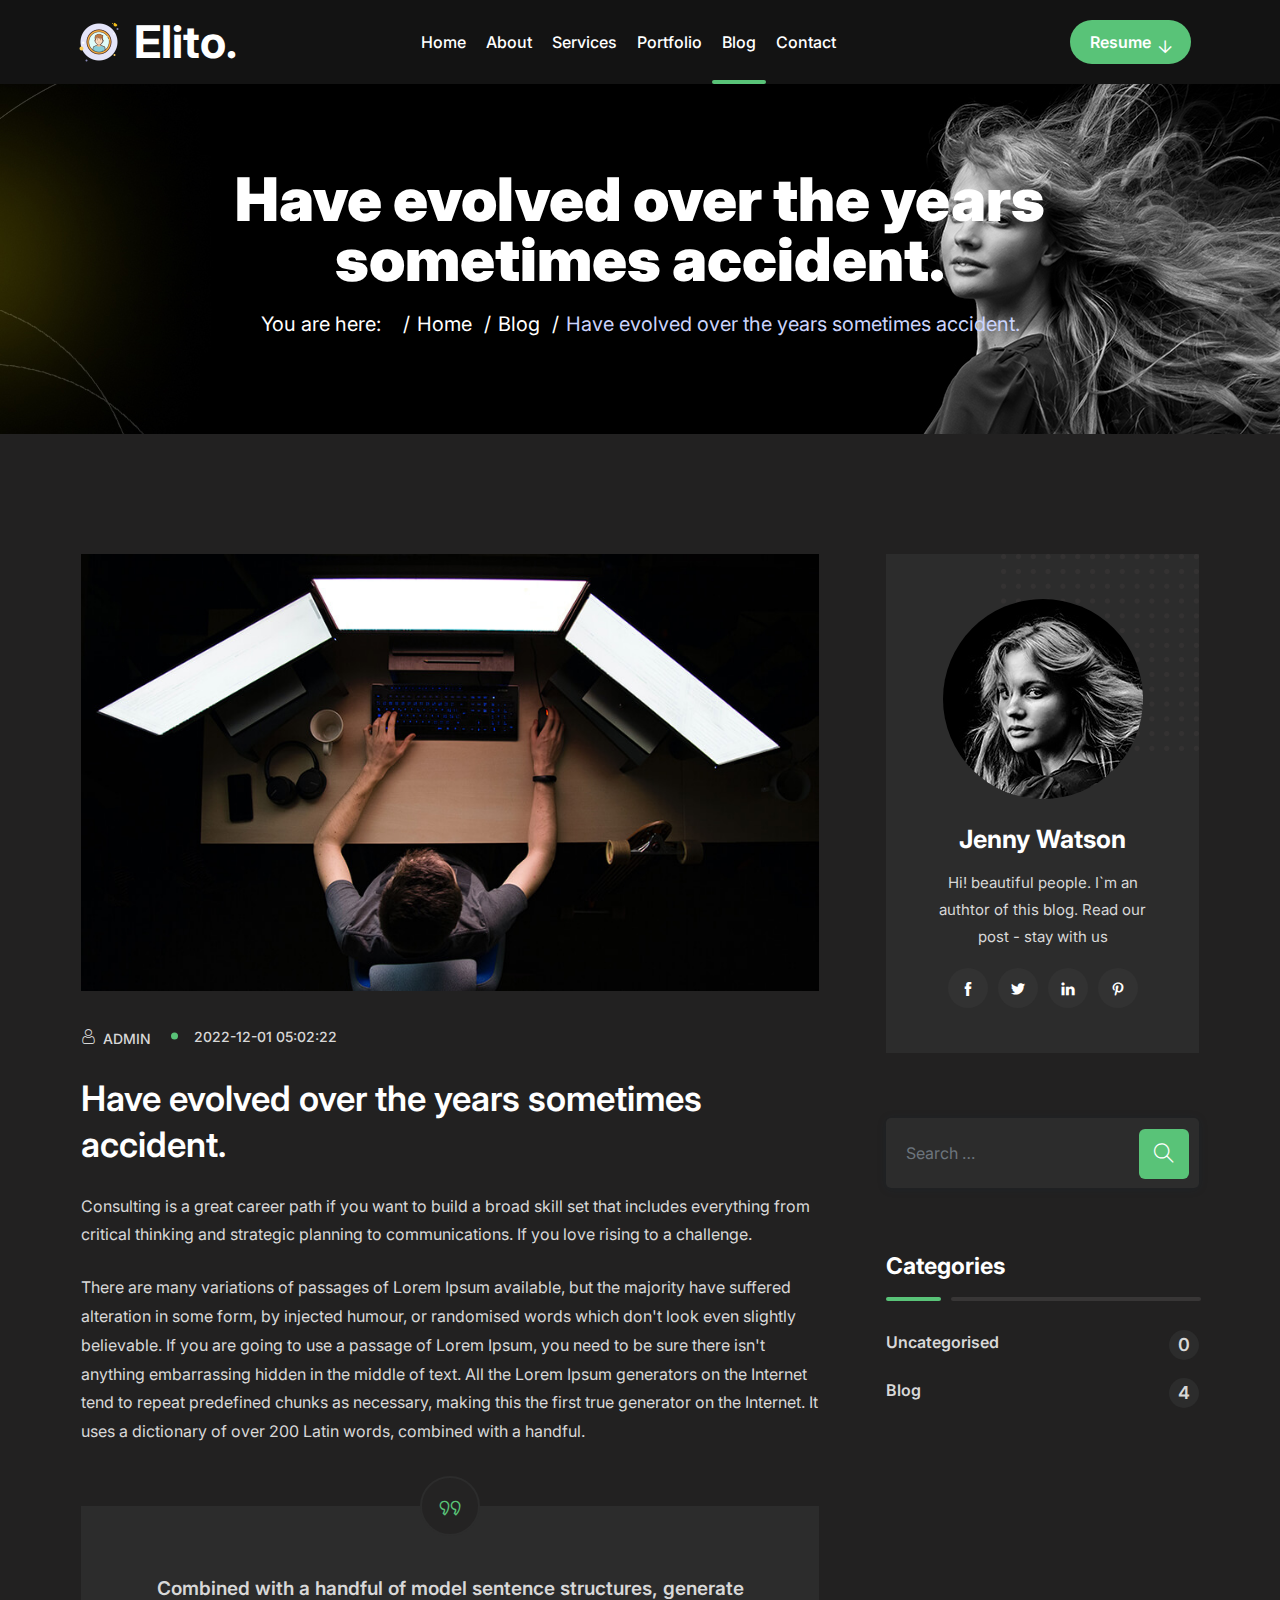
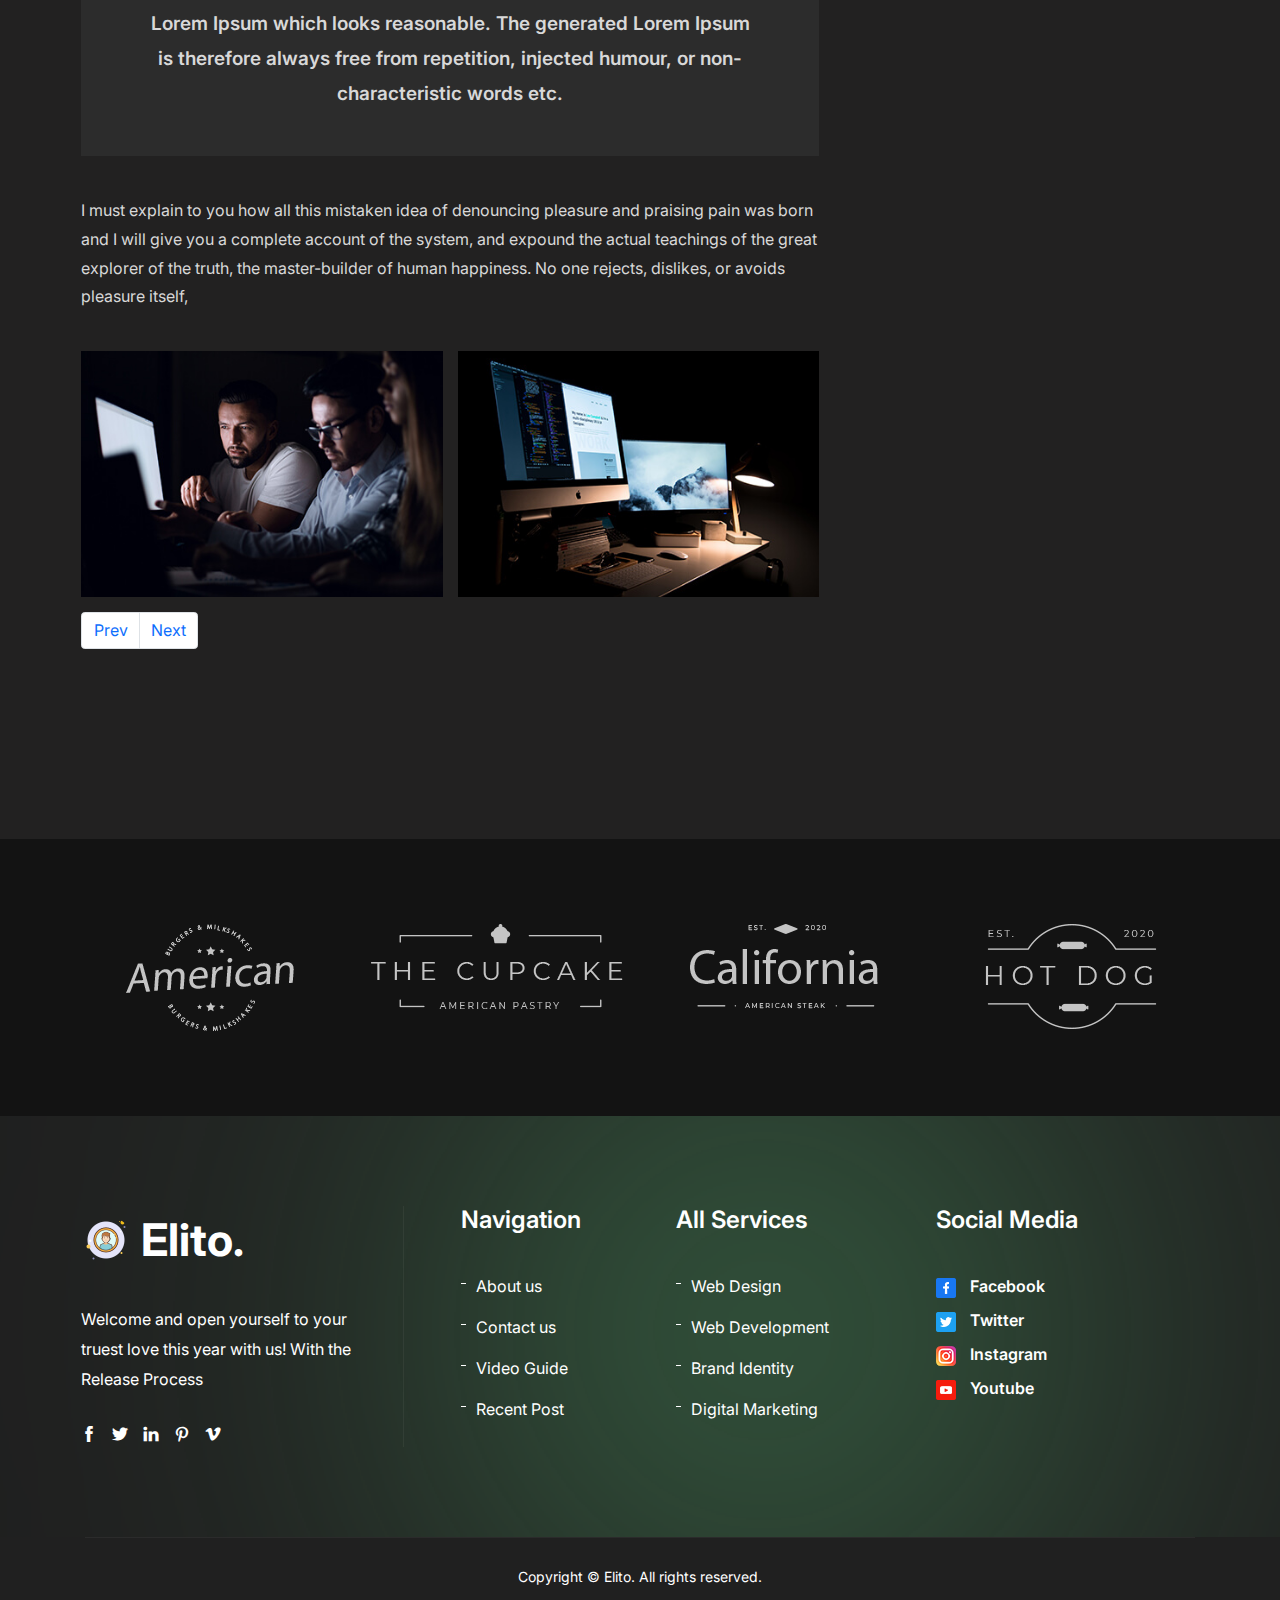
<file: demo-joomla.chipblue.net/elito/index.php/blog/have-evolved-over-the-years-sometimes-accident.html>
<!DOCTYPE html>
<html lang="en-gb" dir="ltr">

<!-- Mirrored from demo-joomla.chipblue.net/elito/index.php/blog/have-evolved-over-the-years-sometimes-accident by HTTrack Website Copier/3.x [XR&CO'2014], Fri, 08 Dec 2023 04:42:34 GMT -->
<!-- Added by HTTrack --><meta http-equiv="content-type" content="text/html;charset=utf-8" /><!-- /Added by HTTrack -->
<head>
	<meta charset="utf-8">
	<meta name="author" content="Admin">
	<meta name="viewport" content="width=device-width, initial-scale=1">
	<meta name="generator" content="Joomla! - Open Source Content Management">
	<title>Have evolved over the years sometimes accident.</title>
	<link href="../../media/system/images/joomla-favicon.svg" rel="icon" type="image/svg+xml">
	<link href="../../media/system/images/favicon.ico" rel="alternate icon" type="image/vnd.microsoft.icon">
	<link href="../../media/system/images/joomla-favicon-pinned.svg" rel="mask-icon" color="#000">
	<link href="../component/finder/search1662?format=opensearch&amp;Itemid=101" rel="search" title="OpenSearch Elito" type="application/opensearchdescription+xml">

	<link href="../../media/vendor/awesomplete/css/awesomplete75d0.css?1.1.5" rel="stylesheet" />
	<link href="../../media/vendor/joomla-custom-elements/css/joomla-alert.min44b7.css?0.2.0" rel="stylesheet" />
	<link href="../../plugins/system/jce/css/contentd666.css?badb4208be409b1335b815dde676300e" rel="stylesheet" />

	<script type="application/json" class="joomla-script-options new">{"joomla.jtext":{"MOD_FINDER_SEARCH_VALUE":"Search &hellip;","ERROR":"Error","MESSAGE":"Message","NOTICE":"Notice","WARNING":"Warning","JCLOSE":"Close","JOK":"OK","JOPEN":"Open"},"finder-search":{"url":"\/elito\/index.php\/component\/finder\/?task=suggestions.suggest&amp;format=json&amp;tmpl=component&amp;Itemid=101"},"system.paths":{"root":"\/elito","rootFull":"https:\/\/demo-joomla.chipblue.net\/elito\/","base":"\/elito","baseFull":"https:\/\/demo-joomla.chipblue.net\/elito\/"},"csrf.token":"c98a05594b163a2bfc3d77250bc717b7"}</script>
	<script src="../../media/system/js/core.minf3a0.js?bea7b244e267b04087cedcf531f6fe827a8e101f"></script>
	<script src="../../media/com_finder/js/finder-es5.min1eb6.js?bad573eb3c559a3e1070529bf0ccb8d8745ba5f3" nomodule defer></script>
	<script src="../../media/system/js/messages-es5.minfb0f.js?70b6651d6deab46dc8a25f03338f66f540cc62e2" nomodule defer></script>
	<script src="../../media/vendor/awesomplete/js/awesomplete.min75d0.js?1.1.5" defer></script>
	<script src="../../media/com_finder/js/finder.min87ac.js?29fe670bb180ec95c613a0e6aa6df738d9de97d4" type="module"></script>
	<script src="../../media/system/js/messages.minae9f.js?7425e8d1cb9e4f061d5e30271d6d99b085344117" type="module"></script>
	<script src="../../../../code.jquery.com/jquery-latest.pack.js"></script>
 
	<link href="../../templates/elito/assets/css/themify-icons.css" rel="stylesheet">
    <link href="../../templates/elito/assets/css/font-awesome.min.css" rel="stylesheet">
    <link href="../../templates/elito/assets/css/flaticon.css" rel="stylesheet">
    <link href="../../templates/elito/assets/css/bootstrap.min.css" rel="stylesheet">
    <link href="../../templates/elito/assets/css/magnific-popup.css" rel="stylesheet">
    <link href="../../templates/elito/assets/css/animate.css" rel="stylesheet">
    <link href="../../templates/elito/assets/css/owl.carousel.css" rel="stylesheet">
    <link href="../../templates/elito/assets/css/owl.theme.css" rel="stylesheet">
    <link href="../../templates/elito/assets/css/slick.css" rel="stylesheet">
    <link href="../../templates/elito/assets/css/slick-theme.css" rel="stylesheet">
    <link href="../../templates/elito/assets/css/swiper.min.css" rel="stylesheet">
    <link href="../../templates/elito/assets/css/nice-select.css" rel="stylesheet">
    <link href="../../templates/elito/assets/css/owl.transitions.css" rel="stylesheet">
    <link href="../../templates/elito/assets/css/jquery.fancybox.css" rel="stylesheet">
    <link href="../../templates/elito/assets/css/odometer-theme-default.css" rel="stylesheet">
    <link href="../../templates/elito/assets/sass/style.css" rel="stylesheet">
    <link href="../../templates/elito/assets/css/custom.css" rel="stylesheet">
    <!-- HTML5 shim and Respond.js for IE8 support of HTML5 elements and media queries -->
    <!--[if lt IE 9]>
    <script src="https://oss.maxcdn.com/html5shiv/3.7.3/html5shiv.min.js"></script>
    <script src="https://oss.maxcdn.com/respond/1.4.2/respond.min.js"></script>
    <![endif]-->
	<!-- LESS stylesheet for managing color presets 
    <link rel="stylesheet/less" type="text/css" 
        href="https://demo-joomla.chipblue.net/elito/templates/elito/less/color.php?color_left=&color_right=">
	-->
    <!-- LESS JS engine   
    <script src="https://demo-joomla.chipblue.net/elito/templates/elito/less/less-1.5.0.min.js"></script>-->
</head>

<body   
	class="site com_content view-article layout-blog no-task itemid-124" > 
<!-- start page-wrapper -->
<div class="page-wrapper">	
		<!-- start preloader -->
	<div class="preloader">
		<div class="vertical-centered-box">
			<div class="content">
				<div class="loader-circle"></div>
				<div class="loader-line-mask">
					<div class="loader-line"></div>
				</div>
				<img src="../../images/preloader.png"  >
			</div>
		</div>
	</div>
	<!-- end preloader -->
			<!-- Start header -->
	<header id="header" class="wpo-header-style-2">
		<div class="wpo-site-header">
			<nav class="navigation navbar navbar-expand-lg navbar-light">
				<div class="container">
					<div class="row align-items-center">
						<div class="col-lg-3 col-md-3 col-3 d-lg-none dl-block">
							<div class="mobail-menu">
								<button type="button" class="navbar-toggler open-btn">
									<span class="sr-only">Toggle navigation</span>
									<span class="icon-bar first-angle"></span>
									<span class="icon-bar middle-angle"></span>
									<span class="icon-bar last-angle"></span>
								</button>
							</div>
						</div>
						<div class="col-lg-2 col-md-6 col-6">
							<div class="navbar-header">
								<a class="navbar-brand site-logo" href="../../index.html"><img
									 src="../../images/logo.png" alt="">Elito.</a>
							</div>
						</div>
						<div class="col-lg-8 col-md-1 col-1">
							<div id="navbar" class="collapse navbar-collapse navigation-holder">
								<button class="menu-close"><i class="ti-close"></i></button>
								<ul class="nav navbar-nav mb-2 mb-lg-0  ">
<li class="  metismenu-item item-101 level-1 default deeper  parent menu-item-has-children"><a href="../../index-2.html" >Home</a><ul class="sub-menu"><li class="  metismenu-item item-126 level-2"><a href="../home/home-2.html" >Home 2</a></li></ul></li><li class="  metismenu-item item-121 level-1"><a href="../about.html" >About</a></li><li class="  metismenu-item item-122 level-1"><a href="../services.html" >Services</a></li><li class="  metismenu-item item-123 level-1"><a href="../portfolio.html" >Portfolio</a></li><li class="  metismenu-item item-124 level-1 current active"><a href="../blog.html" aria-current="location">Blog</a></li><li class="  metismenu-item item-125 level-1"><a href="../contact.html" >Contact</a></li></ul> 

							</div><!-- end of nav-collapse -->
						</div>
						<div class="col-lg-2 col-md-2 col-2">
							<div class="header-right">
								
<div id="mod-custom136" class="mod-custom custom">
    <div class="header-btn"><a href="../../images/cv.jpg" class="theme-btn" title="ImageName" download="My Cv"> <img src="../../images/cv.jpg" alt="ImageName" class="hide-img" /> Resume </a></div></div>

								
							</div>
						</div>
					</div>
				</div><!-- end of container -->
			</nav>
		</div>
	</header>
	<!-- end of header -->
			  
	 
		<section class="wpo-page-title" style="background: url(../../images/page-title2.jpg)  no-repeat center top/cover">
		<div class="container">
			<div class="row">
				<div class="col col-xs-12">
					<div class="wpo-breadcumb-wrap">
						<h2>Have evolved over the years sometimes accident.</h2>
						<nav class="mod-breadcrumbs__wrapper" aria-label="Breadcrumbs">
	<ol itemscope itemtype="https://schema.org/BreadcrumbList" class="mod-breadcrumbs wpo-breadcumb-wrap  ">
					<li class="mod-breadcrumbs__here breadcrumb-item">
				You are here: &#160;
			</li>
		
						<li itemprop="itemListElement" itemscope itemtype="https://schema.org/ListItem" class="mod-breadcrumbs__item btbreadcrumb-item"><a itemprop="item" href="../../index-2.html" class="pathway"><span itemprop="name">Home</span></a>					<meta itemprop="position" content="1">
				</li>
							<li itemprop="itemListElement" itemscope itemtype="https://schema.org/ListItem" class="mod-breadcrumbs__item btbreadcrumb-item"><a itemprop="item" href="../blog.html" class="pathway"><span itemprop="name">Blog</span></a>					<meta itemprop="position" content="2">
				</li>
							<li aria-current="page" itemprop="itemListElement" itemscope itemtype="https://schema.org/ListItem" class="mod-breadcrumbs__item btbreadcrumb-item active"><span itemprop="name">Have evolved over the years sometimes accident.</span>					<meta itemprop="position" content="3">
				</li>
				</ol>
</nav>

					</div>
				</div>
			</div> <!-- end row -->
		</div> <!-- end container -->
	</section> 
	 
	 
	 
		
					<section class="wpo-blog-pg-section section-padding">
            <div class="container">
                <div class="row">
                    <div class="col col-lg-8">
						<div id="system-message-container" aria-live="polite"></div>
 
						
<div class=" wpo-blog-single-section ">
<div class=" wpo-blog-content  ">
<div class="com-content-article post format-standard-image item-page" itemscope itemtype="https://schema.org/Article">
	<meta itemprop="inLanguage" content="en-GB">
	 
   <div class="entry-media">
	   <img src="../../images/blog/img-6.jpg" alt="Have evolved over the years sometimes accident.">
   </div>
   <div class="entry-meta">
		<ul>
			<li><i class="fi flaticon-user"></i> Admin </li> 
			<li><i class="fi flaticon-calendar"></i> 2022-12-01 05:02:22</li>
		</ul>
	</div> 
	 
		<h2>Have evolved over the years sometimes accident.</h2>
		  
	 
	<p>Consulting is a great career path if you want to build a broad skill set that includes everything from critical thinking and strategic planning to communications. If you love rising to a challenge.</p>
 
<p>There are many variations of passages of Lorem Ipsum available, but the majority have suffered alteration in some form, by injected humour, or randomised words which don't look even slightly believable. If you are going to use a passage of Lorem Ipsum, you need to be sure there isn't anything embarrassing hidden in the middle of text. All the Lorem Ipsum generators on the Internet tend to repeat predefined chunks as necessary, making this the first true generator on the Internet. It uses a dictionary of over 200 Latin words, combined with a handful.</p>
<blockquote>Combined with a handful of model sentence structures, generate Lorem Ipsum which looks reasonable. The generated Lorem Ipsum is therefore always free from repetition, injected humour, or non-characteristic words etc.</blockquote>
<p>I must explain to you how all this mistaken idea of denouncing pleasure and praising pain was born and I will give you a complete account of the system, and expound the actual teachings of the great explorer of the truth, the master-builder of human happiness. No one rejects, dislikes, or avoids pleasure itself,</p>
<div class="gallery">
<div><img src="../../images/blog-details/1.jpg" alt="" /></div>
<div><img src="../../images/blog-details/2.jpg" alt="" /></div>
</div>  
	 
	
	
	
	
		
				
	
		
								

	
	
<nav class="pagenavigation">
	<ul class="pagination ms-0">
			<li class="previous page-item">
			<a class="page-link" href="the-standard-chunk-of-used-since-the-interested.html" rel="prev">
			<span class="visually-hidden">
				Previous article: The standard chunk of used since the interested.			</span>
			<span class="icon-chevron-left" aria-hidden="true"></span> <span aria-hidden="true">Prev</span>			</a>
		</li>
				<li class="next page-item">
			<a class="page-link" href="the-internet-tend-to-repeat-predefined-chunks.html" rel="next">
			<span class="visually-hidden">
				Next article: The Internet tend to repeat predefined chunks.			</span>
			<span aria-hidden="true">Next</span> <span class="icon-chevron-right" aria-hidden="true"></span>			</a>
		</li>
		</ul>
</nav>
								 
</div>
</div>
</div>
 
					</div>
					<!-- sidebar -->
					<div class="col col-lg-4"> 
						<div class="blog-sidebar">
						 
<div class="sidebar-right widget heading_space  about-widget">
		<div class="footer-body  ">
				
<div id="mod-custom133" class="mod-custom custom">
    <div class="img-holder"><img src="../../images/blog/about-widget.jpg" alt="" /></div>
<h4>Jenny Watson</h4>
<p>Hi! beautiful people. I`m an authtor of this blog. Read our post - stay with us</p>
<div class="social">
<ul class="clearfix">
<li><a href="#"><i class="ti-facebook"></i></a></li>
<li><a href="#"><i class="ti-twitter-alt"></i></a></li>
<li><a href="#"><i class="ti-linkedin"></i></a></li>
<li><a href="#"><i class="ti-pinterest"></i></a></li>
</ul>
</div>
<div class="aw-shape"><img src="../../images/blog/ab.png" alt="" /></div></div>
	</div>
</div>
  
<div class="sidebar-right widget heading_space  search-widget">
		<div class="footer-body  ">
				 
<form class="mod-finder relative js-finder-searchform widget_search" action="https://demo-joomla.chipblue.net/elito/index.php/component/finder/search?Itemid=101" method="get" role="search">
<div>
	<input type="text" name="q" id="mod-finder-searchword134" class="search js-finder-search-query form-control" value="" placeholder="Search &hellip;"><button  type="submit"><i class="ti-search"></i></button>
			<input type="hidden" name="Itemid" value="101">
</div>
</form> 	</div>
</div>
  
<div class="sidebar-right widget heading_space  category-widget">
			<h3 class="widget-title text-capitalize darkcolor bottom20 ">Categories</h3>		<div class="footer-body  ">
				 <div class="practice-section">
<ul class="mod-articlescategories categories-module mod-list categories">
	<li> 		<a href="../blog.html">
		Uncategorised							<span>0</span>
					</a>

					</li>
	<li> 		<a href="../blog.html">
		Blog							<span>4</span>
					</a>

					</li>
</ul> 
</div> 
	</div>
</div>
   
						</div> 
					</div> 
				</div>
			</div>
			</section> 
		 
		<div class="main-bottom bt-card ">
		<div class="bt-card-body">
				
<div id="mod-custom130" class="mod-custom custom">
    <section class="partners-section">
<h2 class="hidden">partner</h2>
<div class="container">
<div class="row">
<div class="col col-xs-12">
<div class="partner-grids partners-slider owl-carousel clearfix">
<div class="grid"><img src="../../images/partners/1.png" alt="" /></div>
<div class="grid"><img src="../../images/partners/2.png" alt="" /></div>
<div class="grid"><img src="../../images/partners/3.png" alt="" /></div>
<div class="grid"><img src="../../images/partners/4.png" alt="" /></div>
</div>
</div>
</div>
</div>
<!-- end contianer --></section></div>
	</div>
</div>

	 
 
	<!-- start wpo-site-footer -->
	<footer class=" wpo-site-footer-s2">
		
		
		<div class="upper-footer">
			<div class="container">
				<div class="row">
					<div class="col col-lg-4 col-md-6 col-12">
						<div class="footer1 widget     about-widget">
		<div class="footer-body">
				
<div id="mod-custom120" class="mod-custom custom">
    <div class="logo widget-title"><a href="#" class="site-logo"><img src="../../images/logo.png" alt="" />Elito.</a></div>
<p>Welcome and open yourself to your truest love this year with us! With the Release Process</p>
<div class="social-icons">
<ul>
<li><a href="#"><i class="ti-facebook"></i></a></li>
<li><a href="#"><i class="ti-twitter-alt"></i></a></li>
<li><a href="#"><i class="ti-linkedin"></i></a></li>
<li><a href="#"><i class="ti-pinterest"></i></a></li>
<li><a href="#"><i class="ti-vimeo-alt"></i></a></li>
</ul>
</div></div>
	</div>
</div>
 
					</div>
					<div class="col col-lg-2 col-md-6 col-12">
						<div class="footer2 widget    link-widget">
			<div class="widget-title"><h3 class=" ">Navigation</h3></div>
		<div class="footer-body">
				
<div id="mod-custom121" class="mod-custom custom">
    <ul>
<li><a href="#about">About us</a></li>
<li><a href="#">Contact us</a></li>
<li><a href="#video">Video Guide</a></li>
<li><a href="#">Recent Post</a></li>
</ul></div>
	</div>
</div>
 
						 
					</div>
					<div class="col col-lg-3 col-md-6 col-12">
						<div class="footer3 widget     link-widget service-link-widget">
			<div class="widget-title"><h3 class=" ">All Services</h3></div>
		<div class="footer-body">
				
<div id="mod-custom122" class="mod-custom custom">
    <ul>
<li><a href="#">Web Design</a></li>
<li><a href="#">Web Development</a></li>
<li><a href="#">Brand Identity</a></li>
<li><a href="#">Digital Marketing</a></li>
</ul></div>
	</div>
</div>
 
					</div>
					<div class="col col-lg-3 col-md-6 col-12">
						<div class="footer4 widget    widget social-widget">
			<div class="widget-title"><h3 class=" ">Social Media</h3></div>
		<div class="footer-body">
				
<div id="mod-custom126" class="mod-custom custom">
    <ul>
<li><a href="#"><i><img src="../../images/1.png" alt="" /></i> Facebook</a></li>
<li><a href="#"><i><img src="../../images/2.png" alt="" /></i> Twitter</a></li>
<li><a href="#"><i><img src="../../images/3.png" alt="" /></i> Instagram</a></li>
<li><a href="#"><i><img src="../../images/4.png" alt="" /></i> Youtube</a></li>
</ul></div>
	</div>
</div>
 
						 
					</div>
				</div>
			</div> <!-- end container -->
			<div class="shadow-shape">
				<svg width="1319" height="1567" viewBox="0 0 1319 1567" fill="none">
					<g filter="url(#filter0_f_39_3833)">
						<circle cx="803" cy="803" r="303" fill="#59C378" fill-opacity="0.5" />
					</g>
					<defs>
						<filter id="filter0_f_39_3833" x="0" y="0" width="1606" height="1606"
							filterUnits="userSpaceOnUse" color-interpolation-filters="sRGB">
							<feFlood flood-opacity="0" result="BackgroundImageFix" />
							<feBlend mode="normal" in="SourceGraphic" in2="BackgroundImageFix" result="shape" />
							<feGaussianBlur stdDeviation="250" result="effect1_foregroundBlur_39_3832" />
						</filter>
					</defs>
				</svg>
			</div>
		</div>
		<div class="lower-footer">
			<div class="container">
				<div class="row">
					<div class="separator"></div>
					<div class="footer-copyright widget    ">
		<div class="footer-body">
				
<div id="mod-custom123" class="mod-custom custom">
    <p class="copyright">Copyright © Elito. All rights reserved.</p></div>
	</div>
</div>
 
					
				</div>
			</div>
		</div>
	</footer>
	<!-- end wpo-site-footer -->
</div>
<!-- end of page-wrapper -->
	<script src="../../templates/elito/assets/js/bootstrap.bundle.min.js"></script> 
    <!-- Plugins for this template --> 
    <script src="../../templates/elito/assets/js/jquery.dlmenu.js"></script>
    <script src="../../templates/elito/assets/js/jquery-plugin-collection.js"></script>
    <!-- Moving Animation -->
    <script src="../../templates/elito/assets/js/moving-animation.js"></script>
    <!-- Custom script for this template -->
    <script src="../../templates/elito/assets/js/script.js"></script>    
	
</body>

<!-- Mirrored from demo-joomla.chipblue.net/elito/index.php/blog/have-evolved-over-the-years-sometimes-accident by HTTrack Website Copier/3.x [XR&CO'2014], Fri, 08 Dec 2023 04:42:41 GMT -->
</html>
</file>
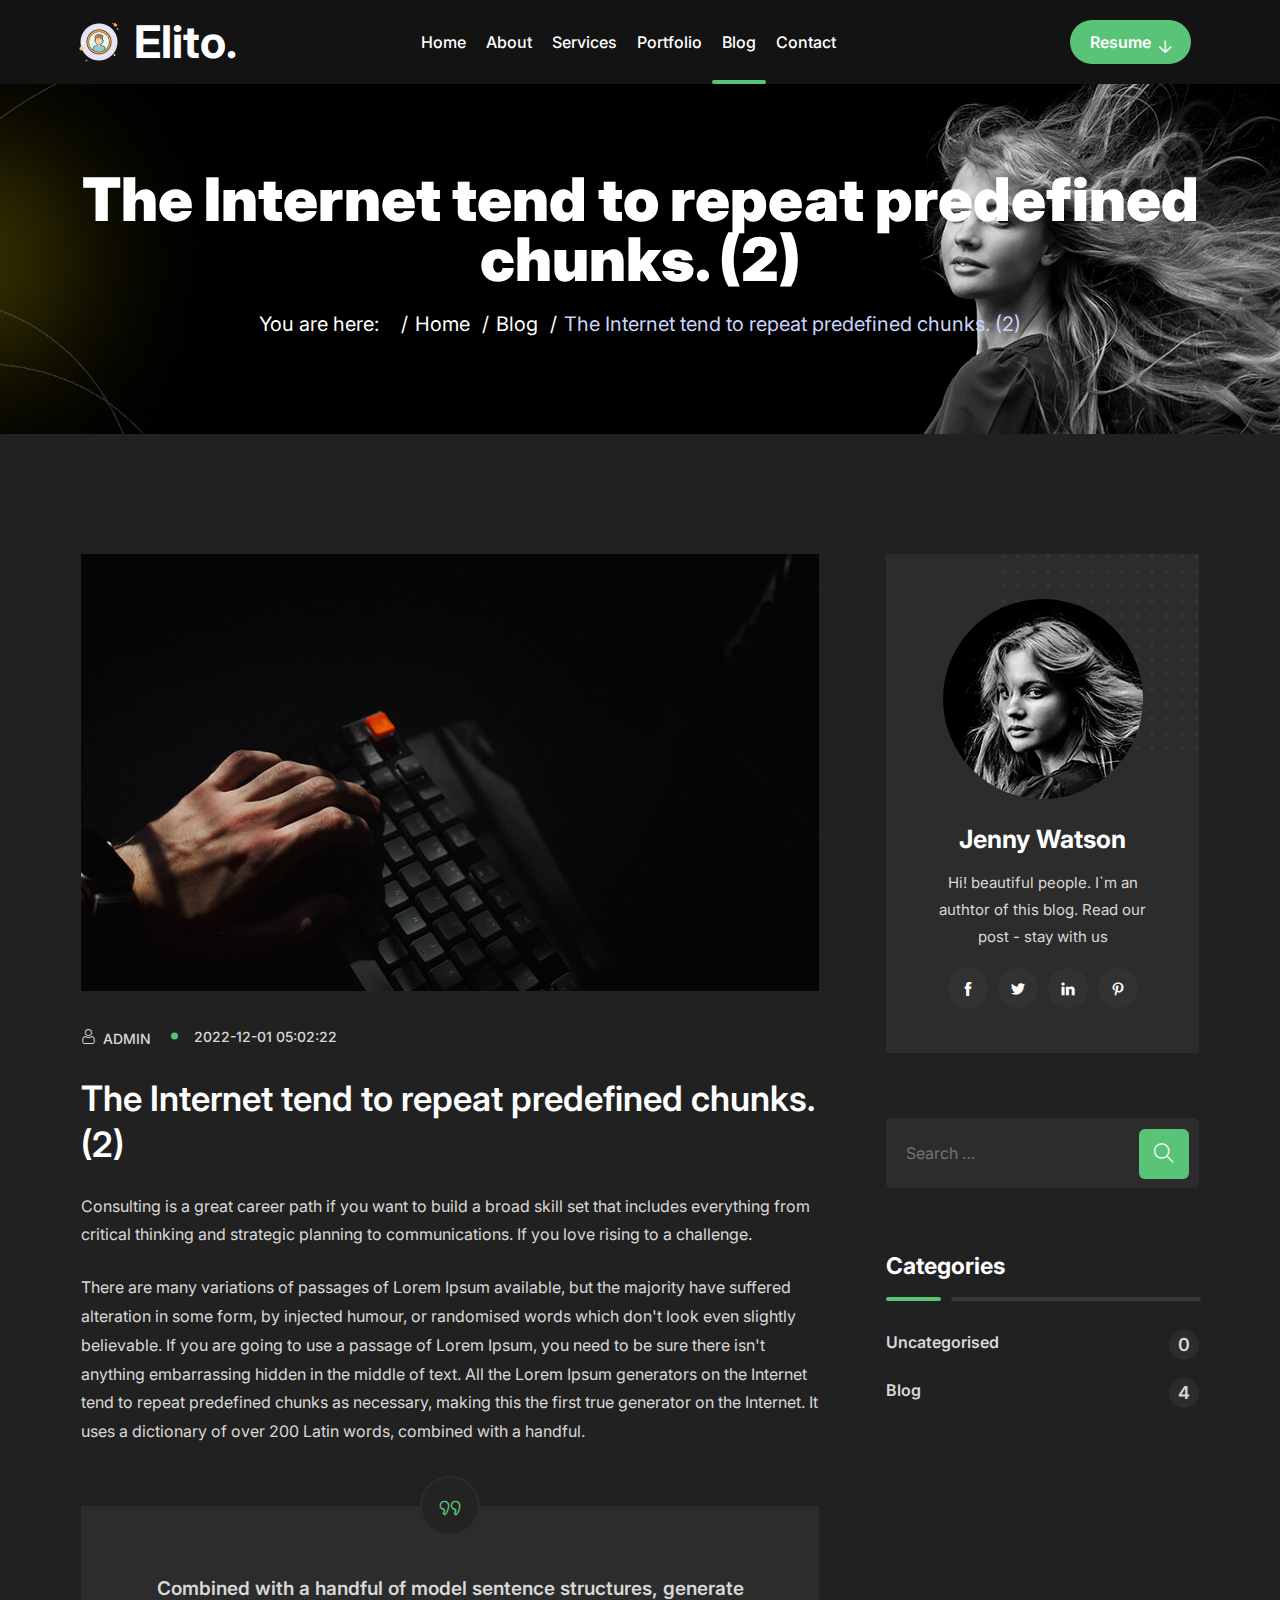
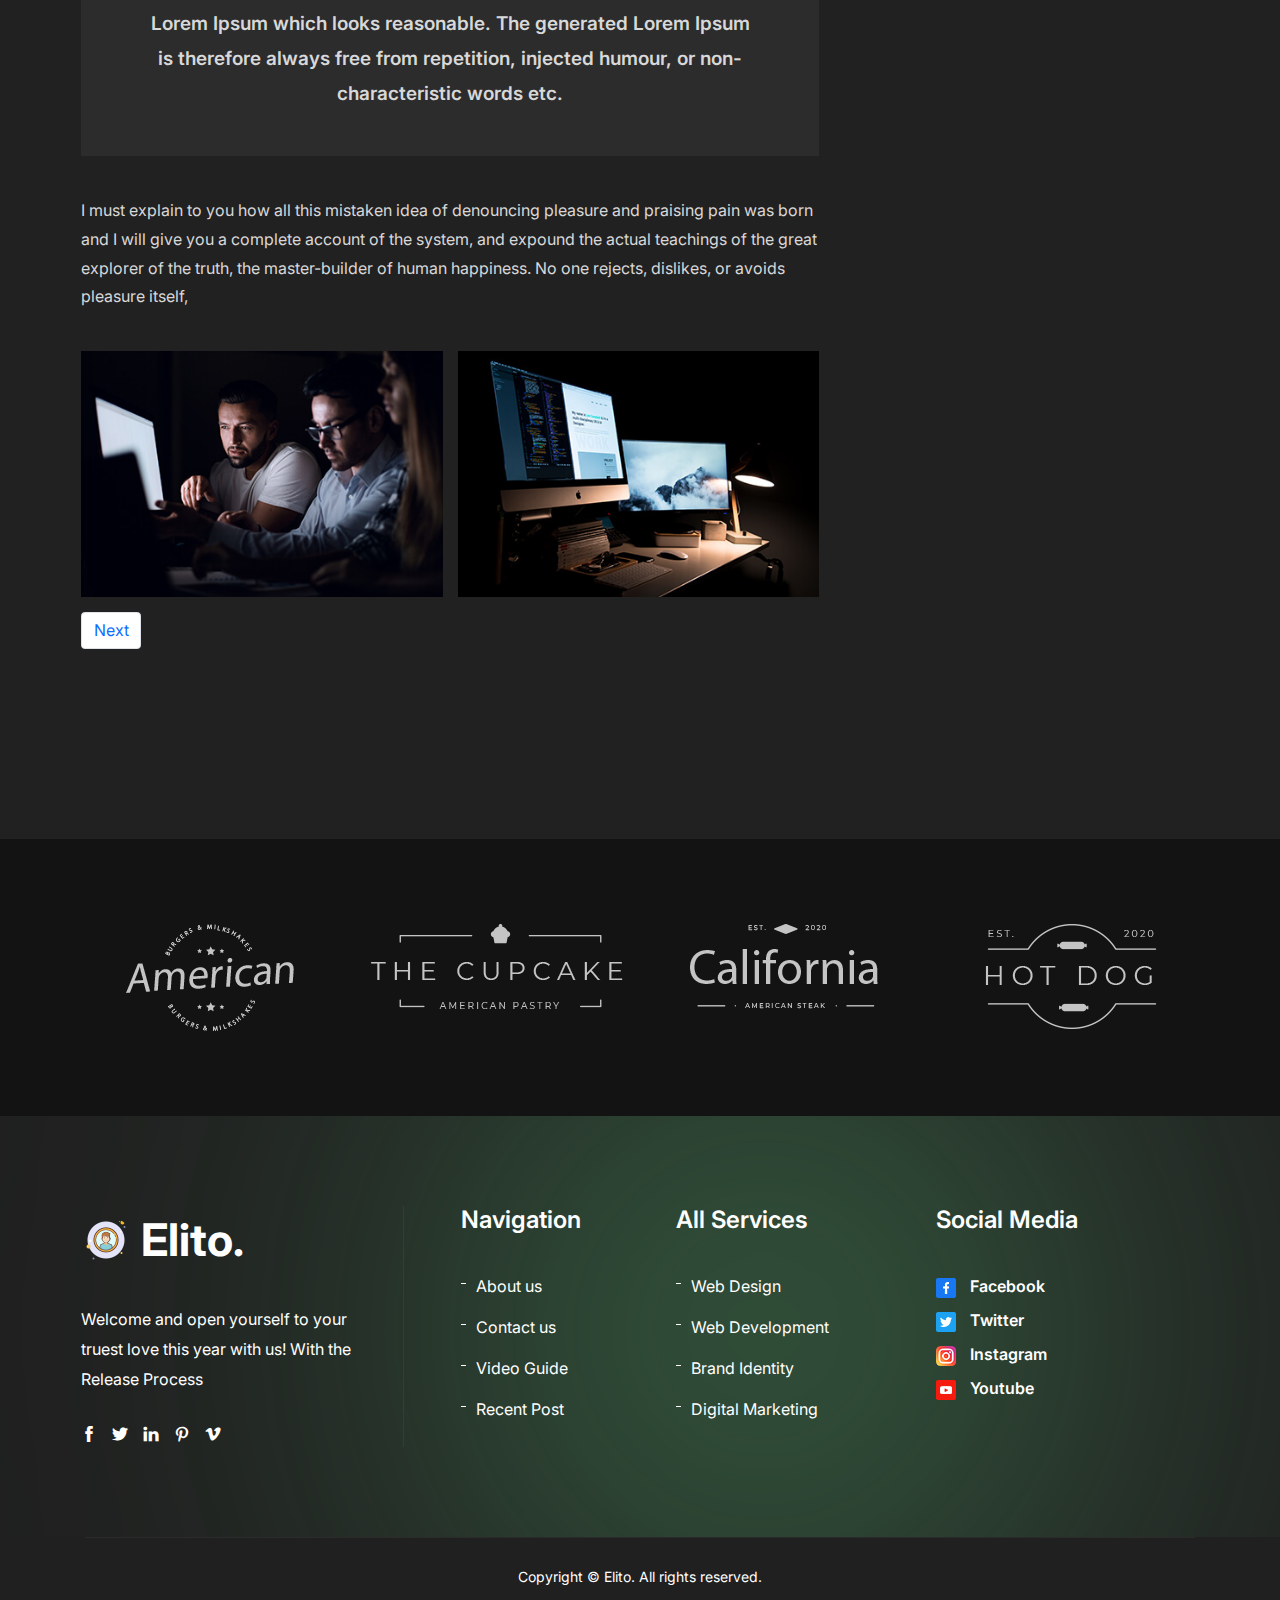
<file: demo-joomla.chipblue.net/elito/index.php/blog/the-internet-tend-to-repeat-predefined-chunks-2.html>
<!DOCTYPE html>
<html lang="en-gb" dir="ltr">

<!-- Mirrored from demo-joomla.chipblue.net/elito/index.php/blog/the-internet-tend-to-repeat-predefined-chunks-2 by HTTrack Website Copier/3.x [XR&CO'2014], Fri, 08 Dec 2023 04:42:41 GMT -->
<!-- Added by HTTrack --><meta http-equiv="content-type" content="text/html;charset=utf-8" /><!-- /Added by HTTrack -->
<head>
	<meta charset="utf-8">
	<meta name="author" content="Admin">
	<meta name="viewport" content="width=device-width, initial-scale=1">
	<meta name="generator" content="Joomla! - Open Source Content Management">
	<title>The Internet tend to repeat predefined chunks. (2)</title>
	<link href="../../media/system/images/joomla-favicon.svg" rel="icon" type="image/svg+xml">
	<link href="../../media/system/images/favicon.ico" rel="alternate icon" type="image/vnd.microsoft.icon">
	<link href="../../media/system/images/joomla-favicon-pinned.svg" rel="mask-icon" color="#000">
	<link href="../component/finder/search1662?format=opensearch&amp;Itemid=101" rel="search" title="OpenSearch Elito" type="application/opensearchdescription+xml">

	<link href="../../media/vendor/awesomplete/css/awesomplete75d0.css?1.1.5" rel="stylesheet" />
	<link href="../../media/vendor/joomla-custom-elements/css/joomla-alert.min44b7.css?0.2.0" rel="stylesheet" />
	<link href="../../plugins/system/jce/css/contentd666.css?badb4208be409b1335b815dde676300e" rel="stylesheet" />

	<script type="application/json" class="joomla-script-options new">{"joomla.jtext":{"MOD_FINDER_SEARCH_VALUE":"Search &hellip;","ERROR":"Error","MESSAGE":"Message","NOTICE":"Notice","WARNING":"Warning","JCLOSE":"Close","JOK":"OK","JOPEN":"Open"},"finder-search":{"url":"\/elito\/index.php\/component\/finder\/?task=suggestions.suggest&amp;format=json&amp;tmpl=component&amp;Itemid=101"},"system.paths":{"root":"\/elito","rootFull":"https:\/\/demo-joomla.chipblue.net\/elito\/","base":"\/elito","baseFull":"https:\/\/demo-joomla.chipblue.net\/elito\/"},"csrf.token":"c98a05594b163a2bfc3d77250bc717b7"}</script>
	<script src="../../media/system/js/core.minf3a0.js?bea7b244e267b04087cedcf531f6fe827a8e101f"></script>
	<script src="../../media/com_finder/js/finder-es5.min1eb6.js?bad573eb3c559a3e1070529bf0ccb8d8745ba5f3" nomodule defer></script>
	<script src="../../media/system/js/messages-es5.minfb0f.js?70b6651d6deab46dc8a25f03338f66f540cc62e2" nomodule defer></script>
	<script src="../../media/vendor/awesomplete/js/awesomplete.min75d0.js?1.1.5" defer></script>
	<script src="../../media/com_finder/js/finder.min87ac.js?29fe670bb180ec95c613a0e6aa6df738d9de97d4" type="module"></script>
	<script src="../../media/system/js/messages.minae9f.js?7425e8d1cb9e4f061d5e30271d6d99b085344117" type="module"></script>
	<script src="../../../../code.jquery.com/jquery-latest.pack.js"></script>
 
	<link href="../../templates/elito/assets/css/themify-icons.css" rel="stylesheet">
    <link href="../../templates/elito/assets/css/font-awesome.min.css" rel="stylesheet">
    <link href="../../templates/elito/assets/css/flaticon.css" rel="stylesheet">
    <link href="../../templates/elito/assets/css/bootstrap.min.css" rel="stylesheet">
    <link href="../../templates/elito/assets/css/magnific-popup.css" rel="stylesheet">
    <link href="../../templates/elito/assets/css/animate.css" rel="stylesheet">
    <link href="../../templates/elito/assets/css/owl.carousel.css" rel="stylesheet">
    <link href="../../templates/elito/assets/css/owl.theme.css" rel="stylesheet">
    <link href="../../templates/elito/assets/css/slick.css" rel="stylesheet">
    <link href="../../templates/elito/assets/css/slick-theme.css" rel="stylesheet">
    <link href="../../templates/elito/assets/css/swiper.min.css" rel="stylesheet">
    <link href="../../templates/elito/assets/css/nice-select.css" rel="stylesheet">
    <link href="../../templates/elito/assets/css/owl.transitions.css" rel="stylesheet">
    <link href="../../templates/elito/assets/css/jquery.fancybox.css" rel="stylesheet">
    <link href="../../templates/elito/assets/css/odometer-theme-default.css" rel="stylesheet">
    <link href="../../templates/elito/assets/sass/style.css" rel="stylesheet">
    <link href="../../templates/elito/assets/css/custom.css" rel="stylesheet">
    <!-- HTML5 shim and Respond.js for IE8 support of HTML5 elements and media queries -->
    <!--[if lt IE 9]>
    <script src="https://oss.maxcdn.com/html5shiv/3.7.3/html5shiv.min.js"></script>
    <script src="https://oss.maxcdn.com/respond/1.4.2/respond.min.js"></script>
    <![endif]-->
	<!-- LESS stylesheet for managing color presets 
    <link rel="stylesheet/less" type="text/css" 
        href="https://demo-joomla.chipblue.net/elito/templates/elito/less/color.php?color_left=&color_right=">
	-->
    <!-- LESS JS engine   
    <script src="https://demo-joomla.chipblue.net/elito/templates/elito/less/less-1.5.0.min.js"></script>-->
</head>

<body   
	class="site com_content view-article layout-blog no-task itemid-124" > 
<!-- start page-wrapper -->
<div class="page-wrapper">	
		<!-- start preloader -->
	<div class="preloader">
		<div class="vertical-centered-box">
			<div class="content">
				<div class="loader-circle"></div>
				<div class="loader-line-mask">
					<div class="loader-line"></div>
				</div>
				<img src="../../images/preloader.png"  >
			</div>
		</div>
	</div>
	<!-- end preloader -->
			<!-- Start header -->
	<header id="header" class="wpo-header-style-2">
		<div class="wpo-site-header">
			<nav class="navigation navbar navbar-expand-lg navbar-light">
				<div class="container">
					<div class="row align-items-center">
						<div class="col-lg-3 col-md-3 col-3 d-lg-none dl-block">
							<div class="mobail-menu">
								<button type="button" class="navbar-toggler open-btn">
									<span class="sr-only">Toggle navigation</span>
									<span class="icon-bar first-angle"></span>
									<span class="icon-bar middle-angle"></span>
									<span class="icon-bar last-angle"></span>
								</button>
							</div>
						</div>
						<div class="col-lg-2 col-md-6 col-6">
							<div class="navbar-header">
								<a class="navbar-brand site-logo" href="../../index.html"><img
									 src="../../images/logo.png" alt="">Elito.</a>
							</div>
						</div>
						<div class="col-lg-8 col-md-1 col-1">
							<div id="navbar" class="collapse navbar-collapse navigation-holder">
								<button class="menu-close"><i class="ti-close"></i></button>
								<ul class="nav navbar-nav mb-2 mb-lg-0  ">
<li class="  metismenu-item item-101 level-1 default deeper  parent menu-item-has-children"><a href="../../index-2.html" >Home</a><ul class="sub-menu"><li class="  metismenu-item item-126 level-2"><a href="../home/home-2.html" >Home 2</a></li></ul></li><li class="  metismenu-item item-121 level-1"><a href="../about.html" >About</a></li><li class="  metismenu-item item-122 level-1"><a href="../services.html" >Services</a></li><li class="  metismenu-item item-123 level-1"><a href="../portfolio.html" >Portfolio</a></li><li class="  metismenu-item item-124 level-1 current active"><a href="../blog.html" aria-current="location">Blog</a></li><li class="  metismenu-item item-125 level-1"><a href="../contact.html" >Contact</a></li></ul> 

							</div><!-- end of nav-collapse -->
						</div>
						<div class="col-lg-2 col-md-2 col-2">
							<div class="header-right">
								
<div id="mod-custom136" class="mod-custom custom">
    <div class="header-btn"><a href="../../images/cv.jpg" class="theme-btn" title="ImageName" download="My Cv"> <img src="../../images/cv.jpg" alt="ImageName" class="hide-img" /> Resume </a></div></div>

								
							</div>
						</div>
					</div>
				</div><!-- end of container -->
			</nav>
		</div>
	</header>
	<!-- end of header -->
			  
	 
		<section class="wpo-page-title" style="background: url(../../images/page-title2.jpg)  no-repeat center top/cover">
		<div class="container">
			<div class="row">
				<div class="col col-xs-12">
					<div class="wpo-breadcumb-wrap">
						<h2>The Internet tend to repeat predefined chunks. (2)</h2>
						<nav class="mod-breadcrumbs__wrapper" aria-label="Breadcrumbs">
	<ol itemscope itemtype="https://schema.org/BreadcrumbList" class="mod-breadcrumbs wpo-breadcumb-wrap  ">
					<li class="mod-breadcrumbs__here breadcrumb-item">
				You are here: &#160;
			</li>
		
						<li itemprop="itemListElement" itemscope itemtype="https://schema.org/ListItem" class="mod-breadcrumbs__item btbreadcrumb-item"><a itemprop="item" href="../../index-2.html" class="pathway"><span itemprop="name">Home</span></a>					<meta itemprop="position" content="1">
				</li>
							<li itemprop="itemListElement" itemscope itemtype="https://schema.org/ListItem" class="mod-breadcrumbs__item btbreadcrumb-item"><a itemprop="item" href="../blog.html" class="pathway"><span itemprop="name">Blog</span></a>					<meta itemprop="position" content="2">
				</li>
							<li aria-current="page" itemprop="itemListElement" itemscope itemtype="https://schema.org/ListItem" class="mod-breadcrumbs__item btbreadcrumb-item active"><span itemprop="name">The Internet tend to repeat predefined chunks. (2)</span>					<meta itemprop="position" content="3">
				</li>
				</ol>
</nav>

					</div>
				</div>
			</div> <!-- end row -->
		</div> <!-- end container -->
	</section> 
	 
	 
	 
		
					<section class="wpo-blog-pg-section section-padding">
            <div class="container">
                <div class="row">
                    <div class="col col-lg-8">
						<div id="system-message-container" aria-live="polite"></div>
 
						
<div class=" wpo-blog-single-section ">
<div class=" wpo-blog-content  ">
<div class="com-content-article post format-standard-image item-page" itemscope itemtype="https://schema.org/Article">
	<meta itemprop="inLanguage" content="en-GB">
	 
   <div class="entry-media">
	   <img src="../../images/blog/img-4.jpg#joomlaImage://local-images/blog/img-4.jpg?width=868&height=514" alt="The Internet tend to repeat predefined chunks. (2)">
   </div>
   <div class="entry-meta">
		<ul>
			<li><i class="fi flaticon-user"></i> Admin </li> 
			<li><i class="fi flaticon-calendar"></i> 2022-12-01 05:02:22</li>
		</ul>
	</div> 
	 
		<h2>The Internet tend to repeat predefined chunks. (2)</h2>
		  
	 
	<p>Consulting is a great career path if you want to build a broad skill set that includes everything from critical thinking and strategic planning to communications. If you love rising to a challenge.</p>
 
<p>There are many variations of passages of Lorem Ipsum available, but the majority have suffered alteration in some form, by injected humour, or randomised words which don't look even slightly believable. If you are going to use a passage of Lorem Ipsum, you need to be sure there isn't anything embarrassing hidden in the middle of text. All the Lorem Ipsum generators on the Internet tend to repeat predefined chunks as necessary, making this the first true generator on the Internet. It uses a dictionary of over 200 Latin words, combined with a handful.</p>
<blockquote>Combined with a handful of model sentence structures, generate Lorem Ipsum which looks reasonable. The generated Lorem Ipsum is therefore always free from repetition, injected humour, or non-characteristic words etc.</blockquote>
<p>I must explain to you how all this mistaken idea of denouncing pleasure and praising pain was born and I will give you a complete account of the system, and expound the actual teachings of the great explorer of the truth, the master-builder of human happiness. No one rejects, dislikes, or avoids pleasure itself,</p>
<div class="gallery">
<div><img src="../../images/blog-details/1.jpg" alt="" /></div>
<div><img src="../../images/blog-details/2.jpg" alt="" /></div>
</div>  
	 
	
	
	
	
		
				
	
		
								

	
	
<nav class="pagenavigation">
	<ul class="pagination ms-0">
				<li class="next page-item">
			<a class="page-link" href="the-standard-chunk-of-used-since-the-interested.html" rel="next">
			<span class="visually-hidden">
				Next article: The standard chunk of used since the interested.			</span>
			<span aria-hidden="true">Next</span> <span class="icon-chevron-right" aria-hidden="true"></span>			</a>
		</li>
		</ul>
</nav>
								 
</div>
</div>
</div>
 
					</div>
					<!-- sidebar -->
					<div class="col col-lg-4"> 
						<div class="blog-sidebar">
						 
<div class="sidebar-right widget heading_space  about-widget">
		<div class="footer-body  ">
				
<div id="mod-custom133" class="mod-custom custom">
    <div class="img-holder"><img src="../../images/blog/about-widget.jpg" alt="" /></div>
<h4>Jenny Watson</h4>
<p>Hi! beautiful people. I`m an authtor of this blog. Read our post - stay with us</p>
<div class="social">
<ul class="clearfix">
<li><a href="#"><i class="ti-facebook"></i></a></li>
<li><a href="#"><i class="ti-twitter-alt"></i></a></li>
<li><a href="#"><i class="ti-linkedin"></i></a></li>
<li><a href="#"><i class="ti-pinterest"></i></a></li>
</ul>
</div>
<div class="aw-shape"><img src="../../images/blog/ab.png" alt="" /></div></div>
	</div>
</div>
  
<div class="sidebar-right widget heading_space  search-widget">
		<div class="footer-body  ">
				 
<form class="mod-finder relative js-finder-searchform widget_search" action="https://demo-joomla.chipblue.net/elito/index.php/component/finder/search?Itemid=101" method="get" role="search">
<div>
	<input type="text" name="q" id="mod-finder-searchword134" class="search js-finder-search-query form-control" value="" placeholder="Search &hellip;"><button  type="submit"><i class="ti-search"></i></button>
			<input type="hidden" name="Itemid" value="101">
</div>
</form> 	</div>
</div>
  
<div class="sidebar-right widget heading_space  category-widget">
			<h3 class="widget-title text-capitalize darkcolor bottom20 ">Categories</h3>		<div class="footer-body  ">
				 <div class="practice-section">
<ul class="mod-articlescategories categories-module mod-list categories">
	<li> 		<a href="../blog.html">
		Uncategorised							<span>0</span>
					</a>

					</li>
	<li> 		<a href="../blog.html">
		Blog							<span>4</span>
					</a>

					</li>
</ul> 
</div> 
	</div>
</div>
   
						</div> 
					</div> 
				</div>
			</div>
			</section> 
		 
		<div class="main-bottom bt-card ">
		<div class="bt-card-body">
				
<div id="mod-custom130" class="mod-custom custom">
    <section class="partners-section">
<h2 class="hidden">partner</h2>
<div class="container">
<div class="row">
<div class="col col-xs-12">
<div class="partner-grids partners-slider owl-carousel clearfix">
<div class="grid"><img src="../../images/partners/1.png" alt="" /></div>
<div class="grid"><img src="../../images/partners/2.png" alt="" /></div>
<div class="grid"><img src="../../images/partners/3.png" alt="" /></div>
<div class="grid"><img src="../../images/partners/4.png" alt="" /></div>
</div>
</div>
</div>
</div>
<!-- end contianer --></section></div>
	</div>
</div>

	 
 
	<!-- start wpo-site-footer -->
	<footer class=" wpo-site-footer-s2">
		
		
		<div class="upper-footer">
			<div class="container">
				<div class="row">
					<div class="col col-lg-4 col-md-6 col-12">
						<div class="footer1 widget     about-widget">
		<div class="footer-body">
				
<div id="mod-custom120" class="mod-custom custom">
    <div class="logo widget-title"><a href="#" class="site-logo"><img src="../../images/logo.png" alt="" />Elito.</a></div>
<p>Welcome and open yourself to your truest love this year with us! With the Release Process</p>
<div class="social-icons">
<ul>
<li><a href="#"><i class="ti-facebook"></i></a></li>
<li><a href="#"><i class="ti-twitter-alt"></i></a></li>
<li><a href="#"><i class="ti-linkedin"></i></a></li>
<li><a href="#"><i class="ti-pinterest"></i></a></li>
<li><a href="#"><i class="ti-vimeo-alt"></i></a></li>
</ul>
</div></div>
	</div>
</div>
 
					</div>
					<div class="col col-lg-2 col-md-6 col-12">
						<div class="footer2 widget    link-widget">
			<div class="widget-title"><h3 class=" ">Navigation</h3></div>
		<div class="footer-body">
				
<div id="mod-custom121" class="mod-custom custom">
    <ul>
<li><a href="#about">About us</a></li>
<li><a href="#">Contact us</a></li>
<li><a href="#video">Video Guide</a></li>
<li><a href="#">Recent Post</a></li>
</ul></div>
	</div>
</div>
 
						 
					</div>
					<div class="col col-lg-3 col-md-6 col-12">
						<div class="footer3 widget     link-widget service-link-widget">
			<div class="widget-title"><h3 class=" ">All Services</h3></div>
		<div class="footer-body">
				
<div id="mod-custom122" class="mod-custom custom">
    <ul>
<li><a href="#">Web Design</a></li>
<li><a href="#">Web Development</a></li>
<li><a href="#">Brand Identity</a></li>
<li><a href="#">Digital Marketing</a></li>
</ul></div>
	</div>
</div>
 
					</div>
					<div class="col col-lg-3 col-md-6 col-12">
						<div class="footer4 widget    widget social-widget">
			<div class="widget-title"><h3 class=" ">Social Media</h3></div>
		<div class="footer-body">
				
<div id="mod-custom126" class="mod-custom custom">
    <ul>
<li><a href="#"><i><img src="../../images/1.png" alt="" /></i> Facebook</a></li>
<li><a href="#"><i><img src="../../images/2.png" alt="" /></i> Twitter</a></li>
<li><a href="#"><i><img src="../../images/3.png" alt="" /></i> Instagram</a></li>
<li><a href="#"><i><img src="../../images/4.png" alt="" /></i> Youtube</a></li>
</ul></div>
	</div>
</div>
 
						 
					</div>
				</div>
			</div> <!-- end container -->
			<div class="shadow-shape">
				<svg width="1319" height="1567" viewBox="0 0 1319 1567" fill="none">
					<g filter="url(#filter0_f_39_3833)">
						<circle cx="803" cy="803" r="303" fill="#59C378" fill-opacity="0.5" />
					</g>
					<defs>
						<filter id="filter0_f_39_3833" x="0" y="0" width="1606" height="1606"
							filterUnits="userSpaceOnUse" color-interpolation-filters="sRGB">
							<feFlood flood-opacity="0" result="BackgroundImageFix" />
							<feBlend mode="normal" in="SourceGraphic" in2="BackgroundImageFix" result="shape" />
							<feGaussianBlur stdDeviation="250" result="effect1_foregroundBlur_39_3832" />
						</filter>
					</defs>
				</svg>
			</div>
		</div>
		<div class="lower-footer">
			<div class="container">
				<div class="row">
					<div class="separator"></div>
					<div class="footer-copyright widget    ">
		<div class="footer-body">
				
<div id="mod-custom123" class="mod-custom custom">
    <p class="copyright">Copyright © Elito. All rights reserved.</p></div>
	</div>
</div>
 
					
				</div>
			</div>
		</div>
	</footer>
	<!-- end wpo-site-footer -->
</div>
<!-- end of page-wrapper -->
	<script src="../../templates/elito/assets/js/bootstrap.bundle.min.js"></script> 
    <!-- Plugins for this template --> 
    <script src="../../templates/elito/assets/js/jquery.dlmenu.js"></script>
    <script src="../../templates/elito/assets/js/jquery-plugin-collection.js"></script>
    <!-- Moving Animation -->
    <script src="../../templates/elito/assets/js/moving-animation.js"></script>
    <!-- Custom script for this template -->
    <script src="../../templates/elito/assets/js/script.js"></script>    
	
</body>

<!-- Mirrored from demo-joomla.chipblue.net/elito/index.php/blog/the-internet-tend-to-repeat-predefined-chunks-2 by HTTrack Website Copier/3.x [XR&CO'2014], Fri, 08 Dec 2023 04:42:41 GMT -->
</html>
</file>
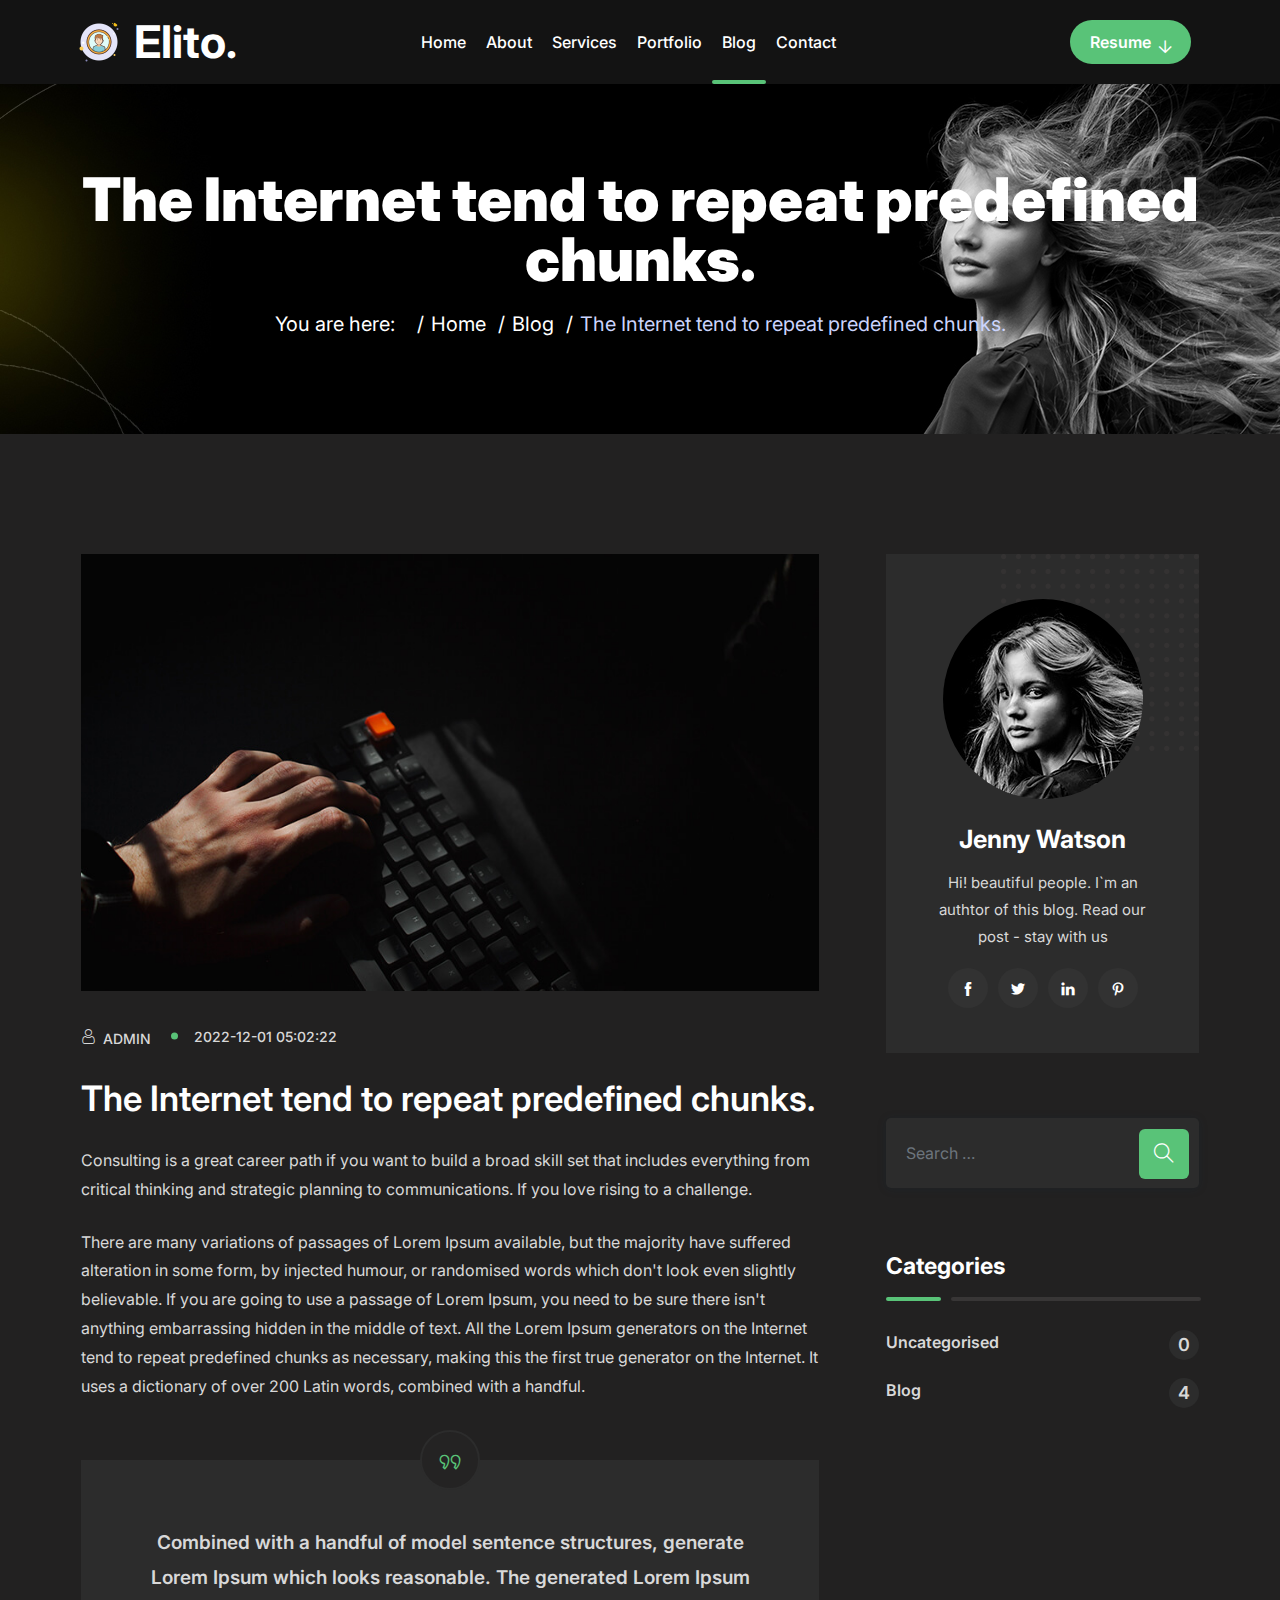
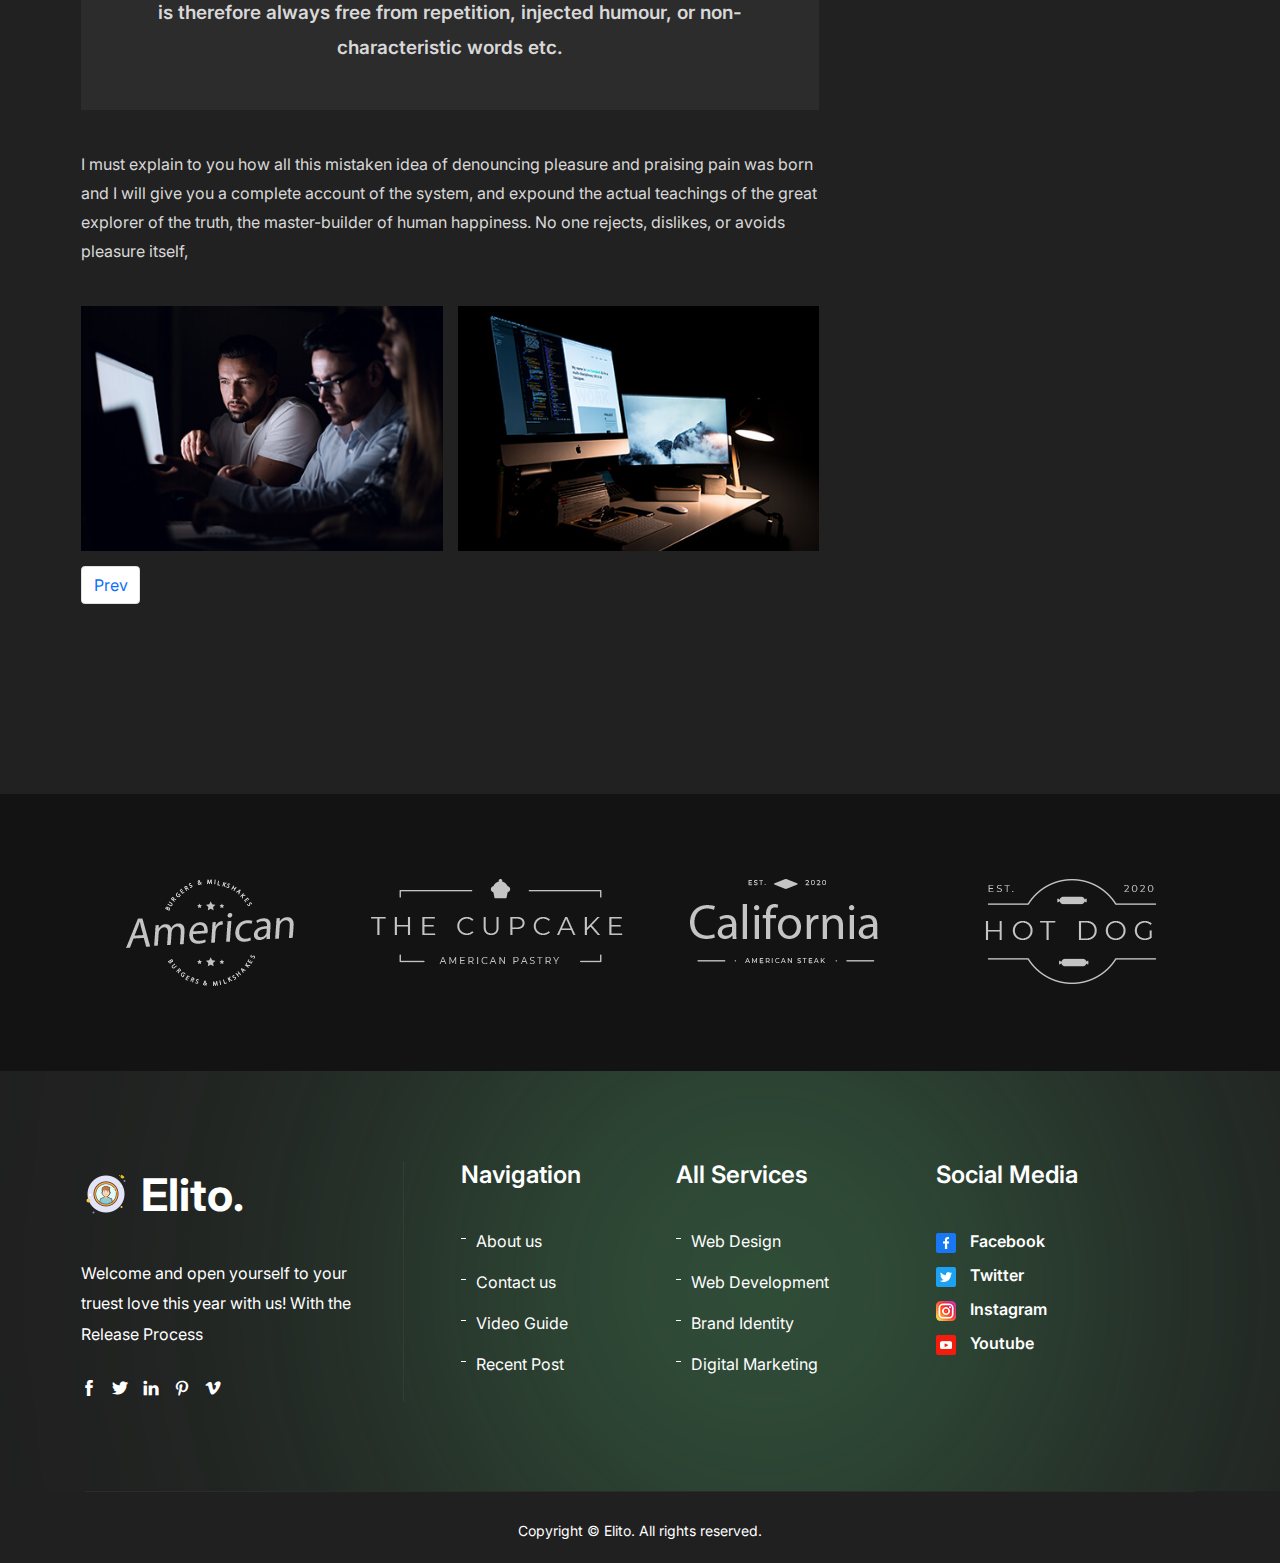
<file: demo-joomla.chipblue.net/elito/index.php/blog/the-internet-tend-to-repeat-predefined-chunks.html>
<!DOCTYPE html>
<html lang="en-gb" dir="ltr">

<!-- Mirrored from demo-joomla.chipblue.net/elito/index.php/blog/the-internet-tend-to-repeat-predefined-chunks by HTTrack Website Copier/3.x [XR&CO'2014], Fri, 08 Dec 2023 04:42:41 GMT -->
<!-- Added by HTTrack --><meta http-equiv="content-type" content="text/html;charset=utf-8" /><!-- /Added by HTTrack -->
<head>
	<meta charset="utf-8">
	<meta name="author" content="Admin">
	<meta name="viewport" content="width=device-width, initial-scale=1">
	<meta name="generator" content="Joomla! - Open Source Content Management">
	<title>The Internet tend to repeat predefined chunks.</title>
	<link href="../../media/system/images/joomla-favicon.svg" rel="icon" type="image/svg+xml">
	<link href="../../media/system/images/favicon.ico" rel="alternate icon" type="image/vnd.microsoft.icon">
	<link href="../../media/system/images/joomla-favicon-pinned.svg" rel="mask-icon" color="#000">
	<link href="../component/finder/search1662?format=opensearch&amp;Itemid=101" rel="search" title="OpenSearch Elito" type="application/opensearchdescription+xml">

	<link href="../../media/vendor/awesomplete/css/awesomplete75d0.css?1.1.5" rel="stylesheet" />
	<link href="../../media/vendor/joomla-custom-elements/css/joomla-alert.min44b7.css?0.2.0" rel="stylesheet" />
	<link href="../../plugins/system/jce/css/contentd666.css?badb4208be409b1335b815dde676300e" rel="stylesheet" />

	<script type="application/json" class="joomla-script-options new">{"joomla.jtext":{"MOD_FINDER_SEARCH_VALUE":"Search &hellip;","ERROR":"Error","MESSAGE":"Message","NOTICE":"Notice","WARNING":"Warning","JCLOSE":"Close","JOK":"OK","JOPEN":"Open"},"finder-search":{"url":"\/elito\/index.php\/component\/finder\/?task=suggestions.suggest&amp;format=json&amp;tmpl=component&amp;Itemid=101"},"system.paths":{"root":"\/elito","rootFull":"https:\/\/demo-joomla.chipblue.net\/elito\/","base":"\/elito","baseFull":"https:\/\/demo-joomla.chipblue.net\/elito\/"},"csrf.token":"c98a05594b163a2bfc3d77250bc717b7"}</script>
	<script src="../../media/system/js/core.minf3a0.js?bea7b244e267b04087cedcf531f6fe827a8e101f"></script>
	<script src="../../media/com_finder/js/finder-es5.min1eb6.js?bad573eb3c559a3e1070529bf0ccb8d8745ba5f3" nomodule defer></script>
	<script src="../../media/system/js/messages-es5.minfb0f.js?70b6651d6deab46dc8a25f03338f66f540cc62e2" nomodule defer></script>
	<script src="../../media/vendor/awesomplete/js/awesomplete.min75d0.js?1.1.5" defer></script>
	<script src="../../media/com_finder/js/finder.min87ac.js?29fe670bb180ec95c613a0e6aa6df738d9de97d4" type="module"></script>
	<script src="../../media/system/js/messages.minae9f.js?7425e8d1cb9e4f061d5e30271d6d99b085344117" type="module"></script>
	<script src="../../../../code.jquery.com/jquery-latest.pack.js"></script>
 
	<link href="../../templates/elito/assets/css/themify-icons.css" rel="stylesheet">
    <link href="../../templates/elito/assets/css/font-awesome.min.css" rel="stylesheet">
    <link href="../../templates/elito/assets/css/flaticon.css" rel="stylesheet">
    <link href="../../templates/elito/assets/css/bootstrap.min.css" rel="stylesheet">
    <link href="../../templates/elito/assets/css/magnific-popup.css" rel="stylesheet">
    <link href="../../templates/elito/assets/css/animate.css" rel="stylesheet">
    <link href="../../templates/elito/assets/css/owl.carousel.css" rel="stylesheet">
    <link href="../../templates/elito/assets/css/owl.theme.css" rel="stylesheet">
    <link href="../../templates/elito/assets/css/slick.css" rel="stylesheet">
    <link href="../../templates/elito/assets/css/slick-theme.css" rel="stylesheet">
    <link href="../../templates/elito/assets/css/swiper.min.css" rel="stylesheet">
    <link href="../../templates/elito/assets/css/nice-select.css" rel="stylesheet">
    <link href="../../templates/elito/assets/css/owl.transitions.css" rel="stylesheet">
    <link href="../../templates/elito/assets/css/jquery.fancybox.css" rel="stylesheet">
    <link href="../../templates/elito/assets/css/odometer-theme-default.css" rel="stylesheet">
    <link href="../../templates/elito/assets/sass/style.css" rel="stylesheet">
    <link href="../../templates/elito/assets/css/custom.css" rel="stylesheet">
    <!-- HTML5 shim and Respond.js for IE8 support of HTML5 elements and media queries -->
    <!--[if lt IE 9]>
    <script src="https://oss.maxcdn.com/html5shiv/3.7.3/html5shiv.min.js"></script>
    <script src="https://oss.maxcdn.com/respond/1.4.2/respond.min.js"></script>
    <![endif]-->
	<!-- LESS stylesheet for managing color presets 
    <link rel="stylesheet/less" type="text/css" 
        href="https://demo-joomla.chipblue.net/elito/templates/elito/less/color.php?color_left=&color_right=">
	-->
    <!-- LESS JS engine   
    <script src="https://demo-joomla.chipblue.net/elito/templates/elito/less/less-1.5.0.min.js"></script>-->
</head>

<body   
	class="site com_content view-article layout-blog no-task itemid-124" > 
<!-- start page-wrapper -->
<div class="page-wrapper">	
		<!-- start preloader -->
	<div class="preloader">
		<div class="vertical-centered-box">
			<div class="content">
				<div class="loader-circle"></div>
				<div class="loader-line-mask">
					<div class="loader-line"></div>
				</div>
				<img src="../../images/preloader.png"  >
			</div>
		</div>
	</div>
	<!-- end preloader -->
			<!-- Start header -->
	<header id="header" class="wpo-header-style-2">
		<div class="wpo-site-header">
			<nav class="navigation navbar navbar-expand-lg navbar-light">
				<div class="container">
					<div class="row align-items-center">
						<div class="col-lg-3 col-md-3 col-3 d-lg-none dl-block">
							<div class="mobail-menu">
								<button type="button" class="navbar-toggler open-btn">
									<span class="sr-only">Toggle navigation</span>
									<span class="icon-bar first-angle"></span>
									<span class="icon-bar middle-angle"></span>
									<span class="icon-bar last-angle"></span>
								</button>
							</div>
						</div>
						<div class="col-lg-2 col-md-6 col-6">
							<div class="navbar-header">
								<a class="navbar-brand site-logo" href="../../index.html"><img
									 src="../../images/logo.png" alt="">Elito.</a>
							</div>
						</div>
						<div class="col-lg-8 col-md-1 col-1">
							<div id="navbar" class="collapse navbar-collapse navigation-holder">
								<button class="menu-close"><i class="ti-close"></i></button>
								<ul class="nav navbar-nav mb-2 mb-lg-0  ">
<li class="  metismenu-item item-101 level-1 default deeper  parent menu-item-has-children"><a href="../../index-2.html" >Home</a><ul class="sub-menu"><li class="  metismenu-item item-126 level-2"><a href="../home/home-2.html" >Home 2</a></li></ul></li><li class="  metismenu-item item-121 level-1"><a href="../about.html" >About</a></li><li class="  metismenu-item item-122 level-1"><a href="../services.html" >Services</a></li><li class="  metismenu-item item-123 level-1"><a href="../portfolio.html" >Portfolio</a></li><li class="  metismenu-item item-124 level-1 current active"><a href="../blog.html" aria-current="location">Blog</a></li><li class="  metismenu-item item-125 level-1"><a href="../contact.html" >Contact</a></li></ul> 

							</div><!-- end of nav-collapse -->
						</div>
						<div class="col-lg-2 col-md-2 col-2">
							<div class="header-right">
								
<div id="mod-custom136" class="mod-custom custom">
    <div class="header-btn"><a href="../../images/cv.jpg" class="theme-btn" title="ImageName" download="My Cv"> <img src="../../images/cv.jpg" alt="ImageName" class="hide-img" /> Resume </a></div></div>

								
							</div>
						</div>
					</div>
				</div><!-- end of container -->
			</nav>
		</div>
	</header>
	<!-- end of header -->
			  
	 
		<section class="wpo-page-title" style="background: url(../../images/page-title2.jpg)  no-repeat center top/cover">
		<div class="container">
			<div class="row">
				<div class="col col-xs-12">
					<div class="wpo-breadcumb-wrap">
						<h2>The Internet tend to repeat predefined chunks.</h2>
						<nav class="mod-breadcrumbs__wrapper" aria-label="Breadcrumbs">
	<ol itemscope itemtype="https://schema.org/BreadcrumbList" class="mod-breadcrumbs wpo-breadcumb-wrap  ">
					<li class="mod-breadcrumbs__here breadcrumb-item">
				You are here: &#160;
			</li>
		
						<li itemprop="itemListElement" itemscope itemtype="https://schema.org/ListItem" class="mod-breadcrumbs__item btbreadcrumb-item"><a itemprop="item" href="../../index-2.html" class="pathway"><span itemprop="name">Home</span></a>					<meta itemprop="position" content="1">
				</li>
							<li itemprop="itemListElement" itemscope itemtype="https://schema.org/ListItem" class="mod-breadcrumbs__item btbreadcrumb-item"><a itemprop="item" href="../blog.html" class="pathway"><span itemprop="name">Blog</span></a>					<meta itemprop="position" content="2">
				</li>
							<li aria-current="page" itemprop="itemListElement" itemscope itemtype="https://schema.org/ListItem" class="mod-breadcrumbs__item btbreadcrumb-item active"><span itemprop="name">The Internet tend to repeat predefined chunks.</span>					<meta itemprop="position" content="3">
				</li>
				</ol>
</nav>

					</div>
				</div>
			</div> <!-- end row -->
		</div> <!-- end container -->
	</section> 
	 
	 
	 
		
					<section class="wpo-blog-pg-section section-padding">
            <div class="container">
                <div class="row">
                    <div class="col col-lg-8">
						<div id="system-message-container" aria-live="polite"></div>
 
						
<div class=" wpo-blog-single-section ">
<div class=" wpo-blog-content  ">
<div class="com-content-article post format-standard-image item-page" itemscope itemtype="https://schema.org/Article">
	<meta itemprop="inLanguage" content="en-GB">
	 
   <div class="entry-media">
	   <img src="../../images/blog/img-4.jpg#joomlaImage://local-images/blog/img-4.jpg?width=868&height=514" alt="The Internet tend to repeat predefined chunks.">
   </div>
   <div class="entry-meta">
		<ul>
			<li><i class="fi flaticon-user"></i> Admin </li> 
			<li><i class="fi flaticon-calendar"></i> 2022-12-01 05:02:22</li>
		</ul>
	</div> 
	 
		<h2>The Internet tend to repeat predefined chunks.</h2>
		  
	 
	<p>Consulting is a great career path if you want to build a broad skill set that includes everything from critical thinking and strategic planning to communications. If you love rising to a challenge.</p>
 
<p>There are many variations of passages of Lorem Ipsum available, but the majority have suffered alteration in some form, by injected humour, or randomised words which don't look even slightly believable. If you are going to use a passage of Lorem Ipsum, you need to be sure there isn't anything embarrassing hidden in the middle of text. All the Lorem Ipsum generators on the Internet tend to repeat predefined chunks as necessary, making this the first true generator on the Internet. It uses a dictionary of over 200 Latin words, combined with a handful.</p>
<blockquote>Combined with a handful of model sentence structures, generate Lorem Ipsum which looks reasonable. The generated Lorem Ipsum is therefore always free from repetition, injected humour, or non-characteristic words etc.</blockquote>
<p>I must explain to you how all this mistaken idea of denouncing pleasure and praising pain was born and I will give you a complete account of the system, and expound the actual teachings of the great explorer of the truth, the master-builder of human happiness. No one rejects, dislikes, or avoids pleasure itself,</p>
<div class="gallery">
<div><img src="../../images/blog-details/1.jpg" alt="" /></div>
<div><img src="../../images/blog-details/2.jpg" alt="" /></div>
</div>  
	 
	
	
	
	
		
				
	
		
								

	
	
<nav class="pagenavigation">
	<ul class="pagination ms-0">
			<li class="previous page-item">
			<a class="page-link" href="have-evolved-over-the-years-sometimes-accident.html" rel="prev">
			<span class="visually-hidden">
				Previous article: Have evolved over the years sometimes accident.			</span>
			<span class="icon-chevron-left" aria-hidden="true"></span> <span aria-hidden="true">Prev</span>			</a>
		</li>
			</ul>
</nav>
								 
</div>
</div>
</div>
 
					</div>
					<!-- sidebar -->
					<div class="col col-lg-4"> 
						<div class="blog-sidebar">
						 
<div class="sidebar-right widget heading_space  about-widget">
		<div class="footer-body  ">
				
<div id="mod-custom133" class="mod-custom custom">
    <div class="img-holder"><img src="../../images/blog/about-widget.jpg" alt="" /></div>
<h4>Jenny Watson</h4>
<p>Hi! beautiful people. I`m an authtor of this blog. Read our post - stay with us</p>
<div class="social">
<ul class="clearfix">
<li><a href="#"><i class="ti-facebook"></i></a></li>
<li><a href="#"><i class="ti-twitter-alt"></i></a></li>
<li><a href="#"><i class="ti-linkedin"></i></a></li>
<li><a href="#"><i class="ti-pinterest"></i></a></li>
</ul>
</div>
<div class="aw-shape"><img src="../../images/blog/ab.png" alt="" /></div></div>
	</div>
</div>
  
<div class="sidebar-right widget heading_space  search-widget">
		<div class="footer-body  ">
				 
<form class="mod-finder relative js-finder-searchform widget_search" action="https://demo-joomla.chipblue.net/elito/index.php/component/finder/search?Itemid=101" method="get" role="search">
<div>
	<input type="text" name="q" id="mod-finder-searchword134" class="search js-finder-search-query form-control" value="" placeholder="Search &hellip;"><button  type="submit"><i class="ti-search"></i></button>
			<input type="hidden" name="Itemid" value="101">
</div>
</form> 	</div>
</div>
  
<div class="sidebar-right widget heading_space  category-widget">
			<h3 class="widget-title text-capitalize darkcolor bottom20 ">Categories</h3>		<div class="footer-body  ">
				 <div class="practice-section">
<ul class="mod-articlescategories categories-module mod-list categories">
	<li> 		<a href="../blog.html">
		Uncategorised							<span>0</span>
					</a>

					</li>
	<li> 		<a href="../blog.html">
		Blog							<span>4</span>
					</a>

					</li>
</ul> 
</div> 
	</div>
</div>
   
						</div> 
					</div> 
				</div>
			</div>
			</section> 
		 
		<div class="main-bottom bt-card ">
		<div class="bt-card-body">
				
<div id="mod-custom130" class="mod-custom custom">
    <section class="partners-section">
<h2 class="hidden">partner</h2>
<div class="container">
<div class="row">
<div class="col col-xs-12">
<div class="partner-grids partners-slider owl-carousel clearfix">
<div class="grid"><img src="../../images/partners/1.png" alt="" /></div>
<div class="grid"><img src="../../images/partners/2.png" alt="" /></div>
<div class="grid"><img src="../../images/partners/3.png" alt="" /></div>
<div class="grid"><img src="../../images/partners/4.png" alt="" /></div>
</div>
</div>
</div>
</div>
<!-- end contianer --></section></div>
	</div>
</div>

	 
 
	<!-- start wpo-site-footer -->
	<footer class=" wpo-site-footer-s2">
		
		
		<div class="upper-footer">
			<div class="container">
				<div class="row">
					<div class="col col-lg-4 col-md-6 col-12">
						<div class="footer1 widget     about-widget">
		<div class="footer-body">
				
<div id="mod-custom120" class="mod-custom custom">
    <div class="logo widget-title"><a href="#" class="site-logo"><img src="../../images/logo.png" alt="" />Elito.</a></div>
<p>Welcome and open yourself to your truest love this year with us! With the Release Process</p>
<div class="social-icons">
<ul>
<li><a href="#"><i class="ti-facebook"></i></a></li>
<li><a href="#"><i class="ti-twitter-alt"></i></a></li>
<li><a href="#"><i class="ti-linkedin"></i></a></li>
<li><a href="#"><i class="ti-pinterest"></i></a></li>
<li><a href="#"><i class="ti-vimeo-alt"></i></a></li>
</ul>
</div></div>
	</div>
</div>
 
					</div>
					<div class="col col-lg-2 col-md-6 col-12">
						<div class="footer2 widget    link-widget">
			<div class="widget-title"><h3 class=" ">Navigation</h3></div>
		<div class="footer-body">
				
<div id="mod-custom121" class="mod-custom custom">
    <ul>
<li><a href="#about">About us</a></li>
<li><a href="#">Contact us</a></li>
<li><a href="#video">Video Guide</a></li>
<li><a href="#">Recent Post</a></li>
</ul></div>
	</div>
</div>
 
						 
					</div>
					<div class="col col-lg-3 col-md-6 col-12">
						<div class="footer3 widget     link-widget service-link-widget">
			<div class="widget-title"><h3 class=" ">All Services</h3></div>
		<div class="footer-body">
				
<div id="mod-custom122" class="mod-custom custom">
    <ul>
<li><a href="#">Web Design</a></li>
<li><a href="#">Web Development</a></li>
<li><a href="#">Brand Identity</a></li>
<li><a href="#">Digital Marketing</a></li>
</ul></div>
	</div>
</div>
 
					</div>
					<div class="col col-lg-3 col-md-6 col-12">
						<div class="footer4 widget    widget social-widget">
			<div class="widget-title"><h3 class=" ">Social Media</h3></div>
		<div class="footer-body">
				
<div id="mod-custom126" class="mod-custom custom">
    <ul>
<li><a href="#"><i><img src="../../images/1.png" alt="" /></i> Facebook</a></li>
<li><a href="#"><i><img src="../../images/2.png" alt="" /></i> Twitter</a></li>
<li><a href="#"><i><img src="../../images/3.png" alt="" /></i> Instagram</a></li>
<li><a href="#"><i><img src="../../images/4.png" alt="" /></i> Youtube</a></li>
</ul></div>
	</div>
</div>
 
						 
					</div>
				</div>
			</div> <!-- end container -->
			<div class="shadow-shape">
				<svg width="1319" height="1567" viewBox="0 0 1319 1567" fill="none">
					<g filter="url(#filter0_f_39_3833)">
						<circle cx="803" cy="803" r="303" fill="#59C378" fill-opacity="0.5" />
					</g>
					<defs>
						<filter id="filter0_f_39_3833" x="0" y="0" width="1606" height="1606"
							filterUnits="userSpaceOnUse" color-interpolation-filters="sRGB">
							<feFlood flood-opacity="0" result="BackgroundImageFix" />
							<feBlend mode="normal" in="SourceGraphic" in2="BackgroundImageFix" result="shape" />
							<feGaussianBlur stdDeviation="250" result="effect1_foregroundBlur_39_3832" />
						</filter>
					</defs>
				</svg>
			</div>
		</div>
		<div class="lower-footer">
			<div class="container">
				<div class="row">
					<div class="separator"></div>
					<div class="footer-copyright widget    ">
		<div class="footer-body">
				
<div id="mod-custom123" class="mod-custom custom">
    <p class="copyright">Copyright © Elito. All rights reserved.</p></div>
	</div>
</div>
 
					
				</div>
			</div>
		</div>
	</footer>
	<!-- end wpo-site-footer -->
</div>
<!-- end of page-wrapper -->
	<script src="../../templates/elito/assets/js/bootstrap.bundle.min.js"></script> 
    <!-- Plugins for this template --> 
    <script src="../../templates/elito/assets/js/jquery.dlmenu.js"></script>
    <script src="../../templates/elito/assets/js/jquery-plugin-collection.js"></script>
    <!-- Moving Animation -->
    <script src="../../templates/elito/assets/js/moving-animation.js"></script>
    <!-- Custom script for this template -->
    <script src="../../templates/elito/assets/js/script.js"></script>    
	
</body>

<!-- Mirrored from demo-joomla.chipblue.net/elito/index.php/blog/the-internet-tend-to-repeat-predefined-chunks by HTTrack Website Copier/3.x [XR&CO'2014], Fri, 08 Dec 2023 04:42:41 GMT -->
</html>
</file>
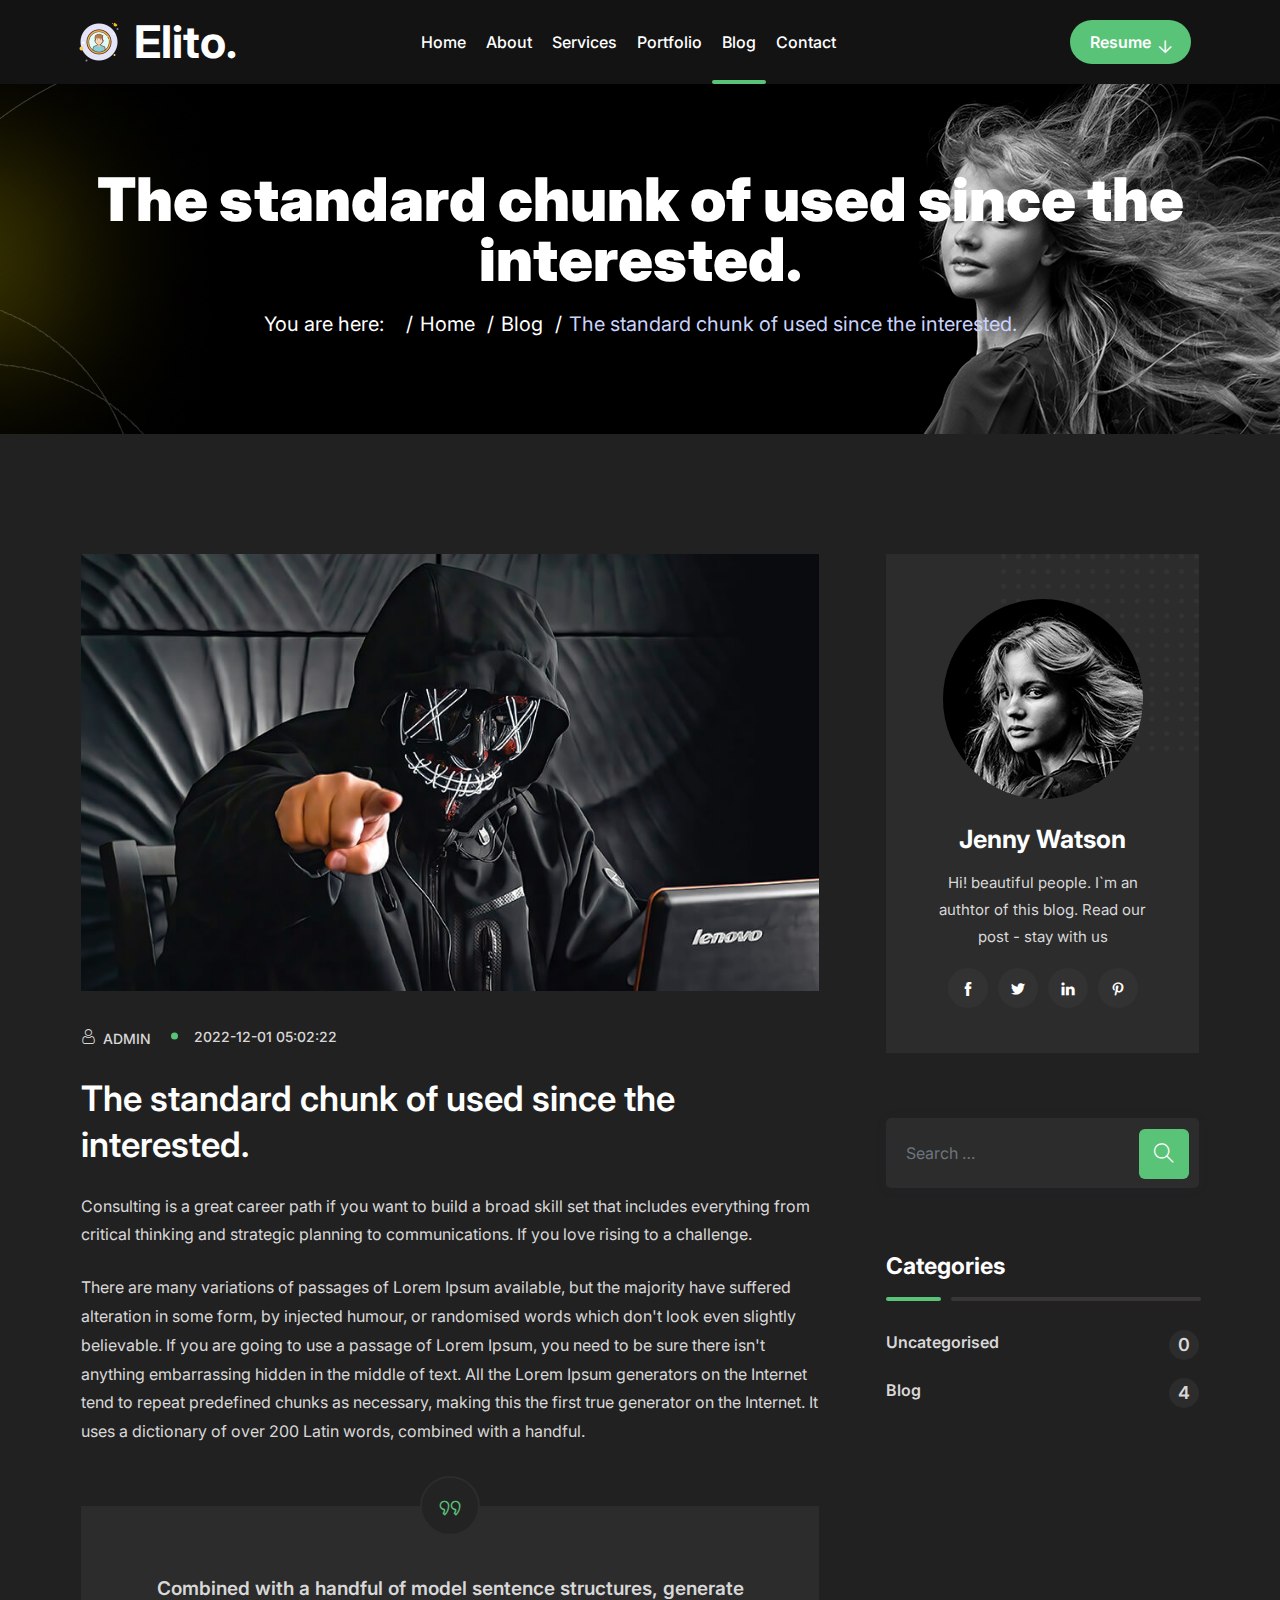
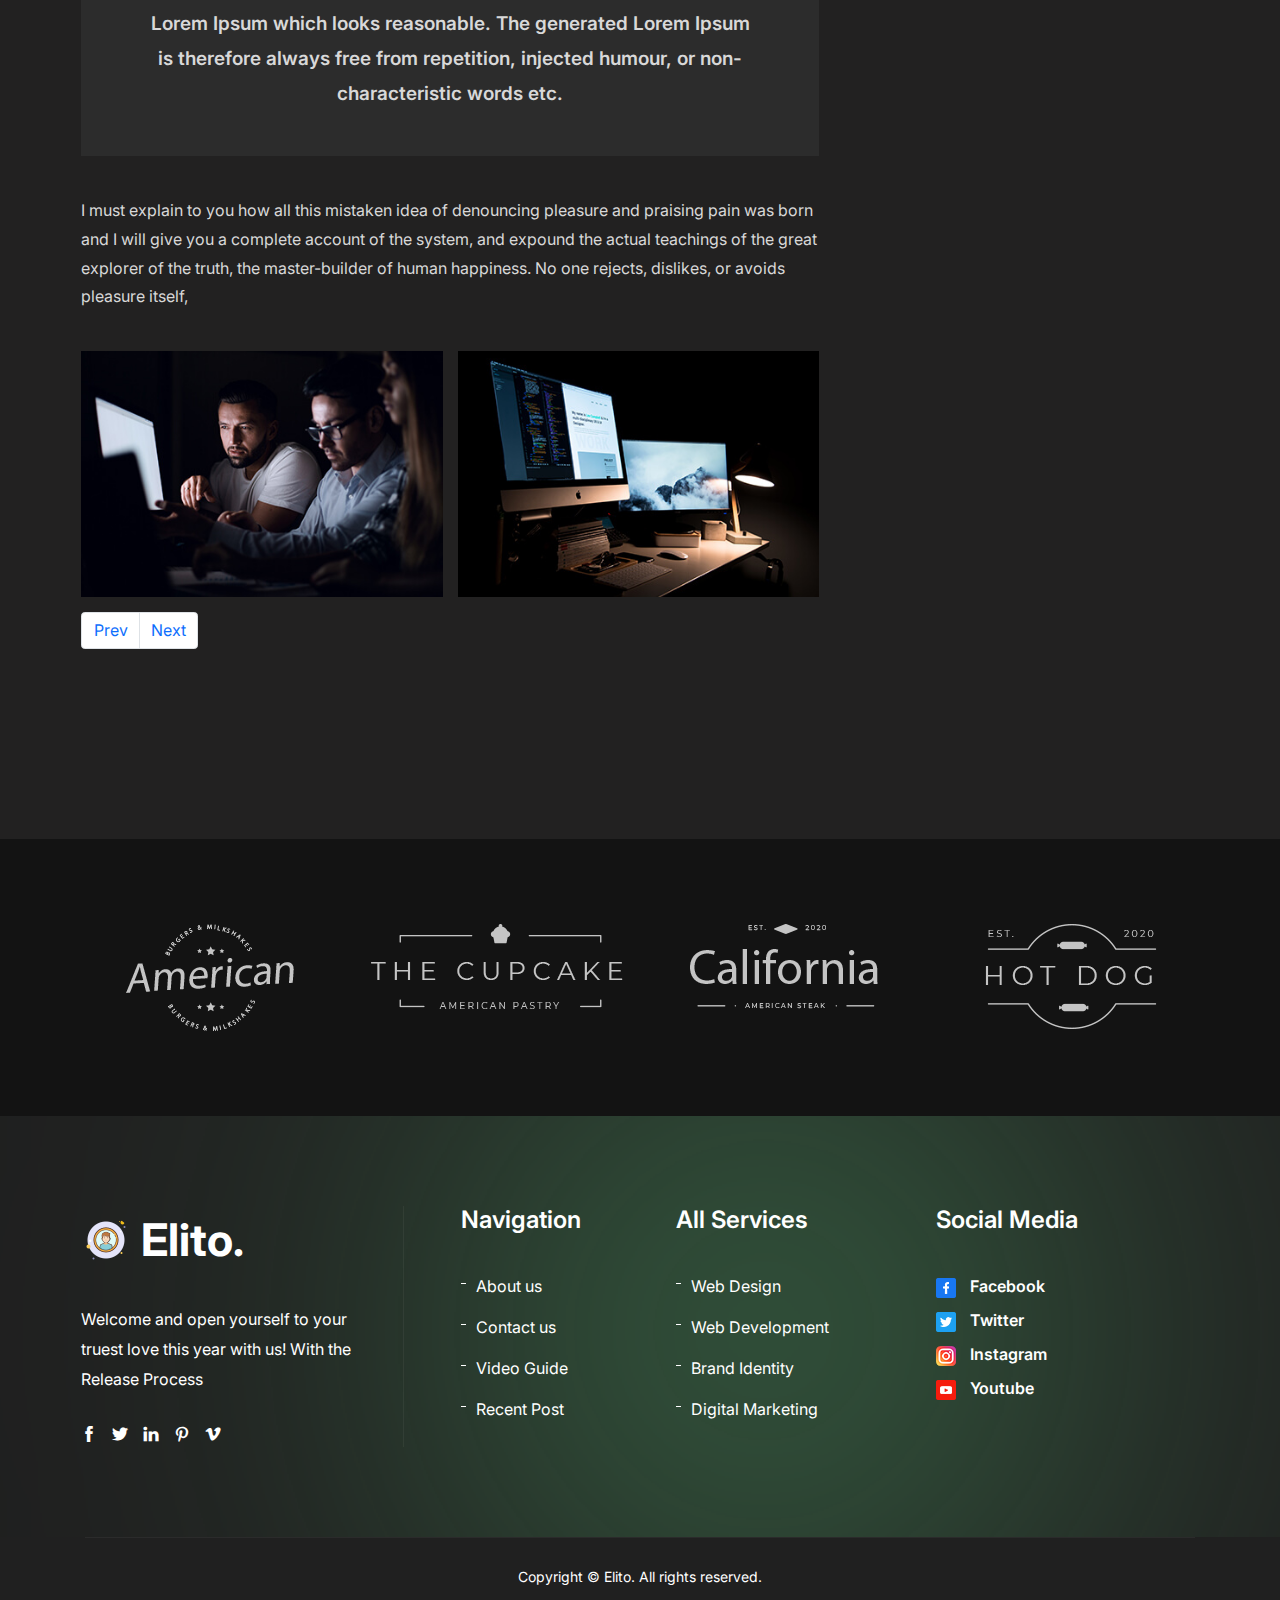
<file: demo-joomla.chipblue.net/elito/index.php/blog/the-standard-chunk-of-used-since-the-interested.html>
<!DOCTYPE html>
<html lang="en-gb" dir="ltr">

<!-- Mirrored from demo-joomla.chipblue.net/elito/index.php/blog/the-standard-chunk-of-used-since-the-interested by HTTrack Website Copier/3.x [XR&CO'2014], Fri, 08 Dec 2023 04:42:41 GMT -->
<!-- Added by HTTrack --><meta http-equiv="content-type" content="text/html;charset=utf-8" /><!-- /Added by HTTrack -->
<head>
	<meta charset="utf-8">
	<meta name="author" content="Admin">
	<meta name="viewport" content="width=device-width, initial-scale=1">
	<meta name="generator" content="Joomla! - Open Source Content Management">
	<title>The standard chunk of used since the interested.</title>
	<link href="../../media/system/images/joomla-favicon.svg" rel="icon" type="image/svg+xml">
	<link href="../../media/system/images/favicon.ico" rel="alternate icon" type="image/vnd.microsoft.icon">
	<link href="../../media/system/images/joomla-favicon-pinned.svg" rel="mask-icon" color="#000">
	<link href="../component/finder/search1662?format=opensearch&amp;Itemid=101" rel="search" title="OpenSearch Elito" type="application/opensearchdescription+xml">

	<link href="../../media/vendor/awesomplete/css/awesomplete75d0.css?1.1.5" rel="stylesheet" />
	<link href="../../media/vendor/joomla-custom-elements/css/joomla-alert.min44b7.css?0.2.0" rel="stylesheet" />
	<link href="../../plugins/system/jce/css/contentd666.css?badb4208be409b1335b815dde676300e" rel="stylesheet" />

	<script type="application/json" class="joomla-script-options new">{"joomla.jtext":{"MOD_FINDER_SEARCH_VALUE":"Search &hellip;","ERROR":"Error","MESSAGE":"Message","NOTICE":"Notice","WARNING":"Warning","JCLOSE":"Close","JOK":"OK","JOPEN":"Open"},"finder-search":{"url":"\/elito\/index.php\/component\/finder\/?task=suggestions.suggest&amp;format=json&amp;tmpl=component&amp;Itemid=101"},"system.paths":{"root":"\/elito","rootFull":"https:\/\/demo-joomla.chipblue.net\/elito\/","base":"\/elito","baseFull":"https:\/\/demo-joomla.chipblue.net\/elito\/"},"csrf.token":"c98a05594b163a2bfc3d77250bc717b7"}</script>
	<script src="../../media/system/js/core.minf3a0.js?bea7b244e267b04087cedcf531f6fe827a8e101f"></script>
	<script src="../../media/com_finder/js/finder-es5.min1eb6.js?bad573eb3c559a3e1070529bf0ccb8d8745ba5f3" nomodule defer></script>
	<script src="../../media/system/js/messages-es5.minfb0f.js?70b6651d6deab46dc8a25f03338f66f540cc62e2" nomodule defer></script>
	<script src="../../media/vendor/awesomplete/js/awesomplete.min75d0.js?1.1.5" defer></script>
	<script src="../../media/com_finder/js/finder.min87ac.js?29fe670bb180ec95c613a0e6aa6df738d9de97d4" type="module"></script>
	<script src="../../media/system/js/messages.minae9f.js?7425e8d1cb9e4f061d5e30271d6d99b085344117" type="module"></script>
	<script src="../../../../code.jquery.com/jquery-latest.pack.js"></script>
 
	<link href="../../templates/elito/assets/css/themify-icons.css" rel="stylesheet">
    <link href="../../templates/elito/assets/css/font-awesome.min.css" rel="stylesheet">
    <link href="../../templates/elito/assets/css/flaticon.css" rel="stylesheet">
    <link href="../../templates/elito/assets/css/bootstrap.min.css" rel="stylesheet">
    <link href="../../templates/elito/assets/css/magnific-popup.css" rel="stylesheet">
    <link href="../../templates/elito/assets/css/animate.css" rel="stylesheet">
    <link href="../../templates/elito/assets/css/owl.carousel.css" rel="stylesheet">
    <link href="../../templates/elito/assets/css/owl.theme.css" rel="stylesheet">
    <link href="../../templates/elito/assets/css/slick.css" rel="stylesheet">
    <link href="../../templates/elito/assets/css/slick-theme.css" rel="stylesheet">
    <link href="../../templates/elito/assets/css/swiper.min.css" rel="stylesheet">
    <link href="../../templates/elito/assets/css/nice-select.css" rel="stylesheet">
    <link href="../../templates/elito/assets/css/owl.transitions.css" rel="stylesheet">
    <link href="../../templates/elito/assets/css/jquery.fancybox.css" rel="stylesheet">
    <link href="../../templates/elito/assets/css/odometer-theme-default.css" rel="stylesheet">
    <link href="../../templates/elito/assets/sass/style.css" rel="stylesheet">
    <link href="../../templates/elito/assets/css/custom.css" rel="stylesheet">
    <!-- HTML5 shim and Respond.js for IE8 support of HTML5 elements and media queries -->
    <!--[if lt IE 9]>
    <script src="https://oss.maxcdn.com/html5shiv/3.7.3/html5shiv.min.js"></script>
    <script src="https://oss.maxcdn.com/respond/1.4.2/respond.min.js"></script>
    <![endif]-->
	<!-- LESS stylesheet for managing color presets 
    <link rel="stylesheet/less" type="text/css" 
        href="https://demo-joomla.chipblue.net/elito/templates/elito/less/color.php?color_left=&color_right=">
	-->
    <!-- LESS JS engine   
    <script src="https://demo-joomla.chipblue.net/elito/templates/elito/less/less-1.5.0.min.js"></script>-->
</head>

<body   
	class="site com_content view-article layout-blog no-task itemid-124" > 
<!-- start page-wrapper -->
<div class="page-wrapper">	
		<!-- start preloader -->
	<div class="preloader">
		<div class="vertical-centered-box">
			<div class="content">
				<div class="loader-circle"></div>
				<div class="loader-line-mask">
					<div class="loader-line"></div>
				</div>
				<img src="../../images/preloader.png"  >
			</div>
		</div>
	</div>
	<!-- end preloader -->
			<!-- Start header -->
	<header id="header" class="wpo-header-style-2">
		<div class="wpo-site-header">
			<nav class="navigation navbar navbar-expand-lg navbar-light">
				<div class="container">
					<div class="row align-items-center">
						<div class="col-lg-3 col-md-3 col-3 d-lg-none dl-block">
							<div class="mobail-menu">
								<button type="button" class="navbar-toggler open-btn">
									<span class="sr-only">Toggle navigation</span>
									<span class="icon-bar first-angle"></span>
									<span class="icon-bar middle-angle"></span>
									<span class="icon-bar last-angle"></span>
								</button>
							</div>
						</div>
						<div class="col-lg-2 col-md-6 col-6">
							<div class="navbar-header">
								<a class="navbar-brand site-logo" href="../../index.html"><img
									 src="../../images/logo.png" alt="">Elito.</a>
							</div>
						</div>
						<div class="col-lg-8 col-md-1 col-1">
							<div id="navbar" class="collapse navbar-collapse navigation-holder">
								<button class="menu-close"><i class="ti-close"></i></button>
								<ul class="nav navbar-nav mb-2 mb-lg-0  ">
<li class="  metismenu-item item-101 level-1 default deeper  parent menu-item-has-children"><a href="../../index-2.html" >Home</a><ul class="sub-menu"><li class="  metismenu-item item-126 level-2"><a href="../home/home-2.html" >Home 2</a></li></ul></li><li class="  metismenu-item item-121 level-1"><a href="../about.html" >About</a></li><li class="  metismenu-item item-122 level-1"><a href="../services.html" >Services</a></li><li class="  metismenu-item item-123 level-1"><a href="../portfolio.html" >Portfolio</a></li><li class="  metismenu-item item-124 level-1 current active"><a href="../blog.html" aria-current="location">Blog</a></li><li class="  metismenu-item item-125 level-1"><a href="../contact.html" >Contact</a></li></ul> 

							</div><!-- end of nav-collapse -->
						</div>
						<div class="col-lg-2 col-md-2 col-2">
							<div class="header-right">
								
<div id="mod-custom136" class="mod-custom custom">
    <div class="header-btn"><a href="../../images/cv.jpg" class="theme-btn" title="ImageName" download="My Cv"> <img src="../../images/cv.jpg" alt="ImageName" class="hide-img" /> Resume </a></div></div>

								
							</div>
						</div>
					</div>
				</div><!-- end of container -->
			</nav>
		</div>
	</header>
	<!-- end of header -->
			  
	 
		<section class="wpo-page-title" style="background: url(../../images/page-title2.jpg)  no-repeat center top/cover">
		<div class="container">
			<div class="row">
				<div class="col col-xs-12">
					<div class="wpo-breadcumb-wrap">
						<h2>The standard chunk of used since the interested.</h2>
						<nav class="mod-breadcrumbs__wrapper" aria-label="Breadcrumbs">
	<ol itemscope itemtype="https://schema.org/BreadcrumbList" class="mod-breadcrumbs wpo-breadcumb-wrap  ">
					<li class="mod-breadcrumbs__here breadcrumb-item">
				You are here: &#160;
			</li>
		
						<li itemprop="itemListElement" itemscope itemtype="https://schema.org/ListItem" class="mod-breadcrumbs__item btbreadcrumb-item"><a itemprop="item" href="../../index-2.html" class="pathway"><span itemprop="name">Home</span></a>					<meta itemprop="position" content="1">
				</li>
							<li itemprop="itemListElement" itemscope itemtype="https://schema.org/ListItem" class="mod-breadcrumbs__item btbreadcrumb-item"><a itemprop="item" href="../blog.html" class="pathway"><span itemprop="name">Blog</span></a>					<meta itemprop="position" content="2">
				</li>
							<li aria-current="page" itemprop="itemListElement" itemscope itemtype="https://schema.org/ListItem" class="mod-breadcrumbs__item btbreadcrumb-item active"><span itemprop="name">The standard chunk of used since the interested.</span>					<meta itemprop="position" content="3">
				</li>
				</ol>
</nav>

					</div>
				</div>
			</div> <!-- end row -->
		</div> <!-- end container -->
	</section> 
	 
	 
	 
		
					<section class="wpo-blog-pg-section section-padding">
            <div class="container">
                <div class="row">
                    <div class="col col-lg-8">
						<div id="system-message-container" aria-live="polite"></div>
 
						
<div class=" wpo-blog-single-section ">
<div class=" wpo-blog-content  ">
<div class="com-content-article post format-standard-image item-page" itemscope itemtype="https://schema.org/Article">
	<meta itemprop="inLanguage" content="en-GB">
	 
   <div class="entry-media">
	   <img src="../../images/blog/img-5.jpg" alt="The standard chunk of used since the interested.">
   </div>
   <div class="entry-meta">
		<ul>
			<li><i class="fi flaticon-user"></i> Admin </li> 
			<li><i class="fi flaticon-calendar"></i> 2022-12-01 05:02:22</li>
		</ul>
	</div> 
	 
		<h2>The standard chunk of used since the interested.</h2>
		  
	 
	<p>Consulting is a great career path if you want to build a broad skill set that includes everything from critical thinking and strategic planning to communications. If you love rising to a challenge.</p>
 
<p>There are many variations of passages of Lorem Ipsum available, but the majority have suffered alteration in some form, by injected humour, or randomised words which don't look even slightly believable. If you are going to use a passage of Lorem Ipsum, you need to be sure there isn't anything embarrassing hidden in the middle of text. All the Lorem Ipsum generators on the Internet tend to repeat predefined chunks as necessary, making this the first true generator on the Internet. It uses a dictionary of over 200 Latin words, combined with a handful.</p>
<blockquote>Combined with a handful of model sentence structures, generate Lorem Ipsum which looks reasonable. The generated Lorem Ipsum is therefore always free from repetition, injected humour, or non-characteristic words etc.</blockquote>
<p>I must explain to you how all this mistaken idea of denouncing pleasure and praising pain was born and I will give you a complete account of the system, and expound the actual teachings of the great explorer of the truth, the master-builder of human happiness. No one rejects, dislikes, or avoids pleasure itself,</p>
<div class="gallery">
<div><img src="../../images/blog-details/1.jpg" alt="" /></div>
<div><img src="../../images/blog-details/2.jpg" alt="" /></div>
</div>  
	 
	
	
	
	
		
				
	
		
								

	
	
<nav class="pagenavigation">
	<ul class="pagination ms-0">
			<li class="previous page-item">
			<a class="page-link" href="the-internet-tend-to-repeat-predefined-chunks-2.html" rel="prev">
			<span class="visually-hidden">
				Previous article: The Internet tend to repeat predefined chunks. (2)			</span>
			<span class="icon-chevron-left" aria-hidden="true"></span> <span aria-hidden="true">Prev</span>			</a>
		</li>
				<li class="next page-item">
			<a class="page-link" href="have-evolved-over-the-years-sometimes-accident.html" rel="next">
			<span class="visually-hidden">
				Next article: Have evolved over the years sometimes accident.			</span>
			<span aria-hidden="true">Next</span> <span class="icon-chevron-right" aria-hidden="true"></span>			</a>
		</li>
		</ul>
</nav>
								 
</div>
</div>
</div>
 
					</div>
					<!-- sidebar -->
					<div class="col col-lg-4"> 
						<div class="blog-sidebar">
						 
<div class="sidebar-right widget heading_space  about-widget">
		<div class="footer-body  ">
				
<div id="mod-custom133" class="mod-custom custom">
    <div class="img-holder"><img src="../../images/blog/about-widget.jpg" alt="" /></div>
<h4>Jenny Watson</h4>
<p>Hi! beautiful people. I`m an authtor of this blog. Read our post - stay with us</p>
<div class="social">
<ul class="clearfix">
<li><a href="#"><i class="ti-facebook"></i></a></li>
<li><a href="#"><i class="ti-twitter-alt"></i></a></li>
<li><a href="#"><i class="ti-linkedin"></i></a></li>
<li><a href="#"><i class="ti-pinterest"></i></a></li>
</ul>
</div>
<div class="aw-shape"><img src="../../images/blog/ab.png" alt="" /></div></div>
	</div>
</div>
  
<div class="sidebar-right widget heading_space  search-widget">
		<div class="footer-body  ">
				 
<form class="mod-finder relative js-finder-searchform widget_search" action="https://demo-joomla.chipblue.net/elito/index.php/component/finder/search?Itemid=101" method="get" role="search">
<div>
	<input type="text" name="q" id="mod-finder-searchword134" class="search js-finder-search-query form-control" value="" placeholder="Search &hellip;"><button  type="submit"><i class="ti-search"></i></button>
			<input type="hidden" name="Itemid" value="101">
</div>
</form> 	</div>
</div>
  
<div class="sidebar-right widget heading_space  category-widget">
			<h3 class="widget-title text-capitalize darkcolor bottom20 ">Categories</h3>		<div class="footer-body  ">
				 <div class="practice-section">
<ul class="mod-articlescategories categories-module mod-list categories">
	<li> 		<a href="../blog.html">
		Uncategorised							<span>0</span>
					</a>

					</li>
	<li> 		<a href="../blog.html">
		Blog							<span>4</span>
					</a>

					</li>
</ul> 
</div> 
	</div>
</div>
   
						</div> 
					</div> 
				</div>
			</div>
			</section> 
		 
		<div class="main-bottom bt-card ">
		<div class="bt-card-body">
				
<div id="mod-custom130" class="mod-custom custom">
    <section class="partners-section">
<h2 class="hidden">partner</h2>
<div class="container">
<div class="row">
<div class="col col-xs-12">
<div class="partner-grids partners-slider owl-carousel clearfix">
<div class="grid"><img src="../../images/partners/1.png" alt="" /></div>
<div class="grid"><img src="../../images/partners/2.png" alt="" /></div>
<div class="grid"><img src="../../images/partners/3.png" alt="" /></div>
<div class="grid"><img src="../../images/partners/4.png" alt="" /></div>
</div>
</div>
</div>
</div>
<!-- end contianer --></section></div>
	</div>
</div>

	 
 
	<!-- start wpo-site-footer -->
	<footer class=" wpo-site-footer-s2">
		
		
		<div class="upper-footer">
			<div class="container">
				<div class="row">
					<div class="col col-lg-4 col-md-6 col-12">
						<div class="footer1 widget     about-widget">
		<div class="footer-body">
				
<div id="mod-custom120" class="mod-custom custom">
    <div class="logo widget-title"><a href="#" class="site-logo"><img src="../../images/logo.png" alt="" />Elito.</a></div>
<p>Welcome and open yourself to your truest love this year with us! With the Release Process</p>
<div class="social-icons">
<ul>
<li><a href="#"><i class="ti-facebook"></i></a></li>
<li><a href="#"><i class="ti-twitter-alt"></i></a></li>
<li><a href="#"><i class="ti-linkedin"></i></a></li>
<li><a href="#"><i class="ti-pinterest"></i></a></li>
<li><a href="#"><i class="ti-vimeo-alt"></i></a></li>
</ul>
</div></div>
	</div>
</div>
 
					</div>
					<div class="col col-lg-2 col-md-6 col-12">
						<div class="footer2 widget    link-widget">
			<div class="widget-title"><h3 class=" ">Navigation</h3></div>
		<div class="footer-body">
				
<div id="mod-custom121" class="mod-custom custom">
    <ul>
<li><a href="#about">About us</a></li>
<li><a href="#">Contact us</a></li>
<li><a href="#video">Video Guide</a></li>
<li><a href="#">Recent Post</a></li>
</ul></div>
	</div>
</div>
 
						 
					</div>
					<div class="col col-lg-3 col-md-6 col-12">
						<div class="footer3 widget     link-widget service-link-widget">
			<div class="widget-title"><h3 class=" ">All Services</h3></div>
		<div class="footer-body">
				
<div id="mod-custom122" class="mod-custom custom">
    <ul>
<li><a href="#">Web Design</a></li>
<li><a href="#">Web Development</a></li>
<li><a href="#">Brand Identity</a></li>
<li><a href="#">Digital Marketing</a></li>
</ul></div>
	</div>
</div>
 
					</div>
					<div class="col col-lg-3 col-md-6 col-12">
						<div class="footer4 widget    widget social-widget">
			<div class="widget-title"><h3 class=" ">Social Media</h3></div>
		<div class="footer-body">
				
<div id="mod-custom126" class="mod-custom custom">
    <ul>
<li><a href="#"><i><img src="../../images/1.png" alt="" /></i> Facebook</a></li>
<li><a href="#"><i><img src="../../images/2.png" alt="" /></i> Twitter</a></li>
<li><a href="#"><i><img src="../../images/3.png" alt="" /></i> Instagram</a></li>
<li><a href="#"><i><img src="../../images/4.png" alt="" /></i> Youtube</a></li>
</ul></div>
	</div>
</div>
 
						 
					</div>
				</div>
			</div> <!-- end container -->
			<div class="shadow-shape">
				<svg width="1319" height="1567" viewBox="0 0 1319 1567" fill="none">
					<g filter="url(#filter0_f_39_3833)">
						<circle cx="803" cy="803" r="303" fill="#59C378" fill-opacity="0.5" />
					</g>
					<defs>
						<filter id="filter0_f_39_3833" x="0" y="0" width="1606" height="1606"
							filterUnits="userSpaceOnUse" color-interpolation-filters="sRGB">
							<feFlood flood-opacity="0" result="BackgroundImageFix" />
							<feBlend mode="normal" in="SourceGraphic" in2="BackgroundImageFix" result="shape" />
							<feGaussianBlur stdDeviation="250" result="effect1_foregroundBlur_39_3832" />
						</filter>
					</defs>
				</svg>
			</div>
		</div>
		<div class="lower-footer">
			<div class="container">
				<div class="row">
					<div class="separator"></div>
					<div class="footer-copyright widget    ">
		<div class="footer-body">
				
<div id="mod-custom123" class="mod-custom custom">
    <p class="copyright">Copyright © Elito. All rights reserved.</p></div>
	</div>
</div>
 
					
				</div>
			</div>
		</div>
	</footer>
	<!-- end wpo-site-footer -->
</div>
<!-- end of page-wrapper -->
	<script src="../../templates/elito/assets/js/bootstrap.bundle.min.js"></script> 
    <!-- Plugins for this template --> 
    <script src="../../templates/elito/assets/js/jquery.dlmenu.js"></script>
    <script src="../../templates/elito/assets/js/jquery-plugin-collection.js"></script>
    <!-- Moving Animation -->
    <script src="../../templates/elito/assets/js/moving-animation.js"></script>
    <!-- Custom script for this template -->
    <script src="../../templates/elito/assets/js/script.js"></script>    
	
</body>

<!-- Mirrored from demo-joomla.chipblue.net/elito/index.php/blog/the-standard-chunk-of-used-since-the-interested by HTTrack Website Copier/3.x [XR&CO'2014], Fri, 08 Dec 2023 04:42:41 GMT -->
</html>
</file>
<file: demo-joomla.chipblue.net/elito/media/vendor/joomla-custom-elements/css/joomla-alert.min44b7.css>
joomla-alert{--jui-alert-min-width:250px;--jui-alert-padding:.5rem 1.25rem;--jui-alert-margin:0 0 1rem 0;--jui-alert-border:1px solid transparent;--jui-alert-border-radius:.25rem;--jui-alert-animation-duration:.5s;--jui-alert-animation-timing-function:ease-in-out;--jui-alert-button-color-dark:#000;--jui-alert-button-color-light:#fff;--jui-alert-success-color:#234423;--jui-alert-success-background-color:#d9e6d9;--jui-alert-success-border-color:#cadcca;--jui-alert-success-link-color:#122212;--jui-alert-info-color:#0c5460;--jui-alert-info-background-color:#d1ecf1;--jui-alert-info-border-color:#bee5eb;--jui-alert-info-link-color:#062c33;--jui-alert-warning-color:#7d5a29;--jui-alert-warning-background-color:#fcefdc;--jui-alert-warning-border-color:#fbe8cd;--jui-alert-warning-link-color:#573e1c;--jui-alert-danger-color:#712b29;--jui-alert-danger-background-color:#f7dddc;--jui-alert-danger-border-color:#f4cfce;--jui-alert-danger-link-color:#4c1d1b;-webkit-animation-duration:var(--jui-alert-animation-duration,.5s);animation-duration:var(--jui-alert-animation-duration,.5s);-webkit-animation-timing-function:var(--jui-alert-animation-timing-function,ease-in-out);animation-timing-function:var(--jui-alert-animation-timing-function,ease-in-out);border:var(--jui-alert-border,1px solid transparent);border-radius:var(--jui-alert-border-radius,.25rem);display:block;margin:var(--jui-alert-margin,0 0 1rem 0);min-width:var(--jui-alert-min-width,250px);padding:var(--jui-alert-padding,.5rem 1.25rem)}joomla-alert .joomla-alert--close{background:transparent;border:0;color:var(--jui-alert-button-color-dark,#000);float:right;font-size:1.5rem;font-weight:700;line-height:1;opacity:.5;padding:.2rem 1rem;position:relative;right:-1.25rem;text-shadow:0 1px 0 var(--jui-alert-button-color-light,#fff);top:-.5rem}joomla-alert .joomla-alert--close:focus,joomla-alert .joomla-alert--close:hover{color:var(--jui-alert-button-color-dark,#000);cursor:pointer;opacity:.75;text-decoration:none}joomla-alert[type=success]{background-color:var(--jui-alert-success-background-color,#d9e6d9);border-color:var(--jui-alert-success-border-color,#cadcca);color:var(--jui-alert-success-color,#234423)}joomla-alert[type=success] hr{border-top-color:var(--jui-alert-success-border-color,#cadcca)}joomla-alert[type=success] .alert-link{color:var(--jui-alert-success-link-color,#122212)}joomla-alert[type=info]{background-color:var(--jui-alert-info-background-color,#d1ecf1);border-color:var(--jui-alert-info-border-color,#bee5eb);color:var(--jui-alert-info-color,#0c5460)}joomla-alert[type=info] hr{border-top-color:var(--jui-alert-info-border-color,#bee5eb)}joomla-alert[type=info] .alert-link{color:var(--jui-alert-info-link-color,#062c33)}joomla-alert[type=warning]{background-color:var(--jui-alert-warning-background-color,#fcefdc);border-color:var(--jui-alert-warning-border-color,#fbe8cd);color:var(--jui-alert-warning-color,#7d5a29)}joomla-alert[type=warning] hr{border-top-color:var(--jui-alert-warning-border-color,#fbe8cd)}joomla-alert[type=warning] .alert-link{color:var(--jui-alert-warning-link-color,#573e1c)}joomla-alert[type=danger]{background-color:var(--jui-alert-danger-background-color,#f7dddc);border-color:var(--jui-alert-danger-border-color,#f4cfce);color:var(--jui-alert-danger-color,#712b29)}joomla-alert[type=danger] hr{border-top-color:var(--jui-alert-danger-border-color,#f4cfce)}joomla-alert[type=danger] .alert-link{color:var(--jui-alert-danger-link-color,#4c1d1b)}html[dir=rtl] joomla-alert .joomla-alert--close,html[dir=rtl] joomla-alert .joomla-alert-button--close{float:left;left:-1.25rem;right:auto}@-webkit-keyframes joomla-alert-fade-in{0%{opacity:0}}@keyframes joomla-alert-fade-in{0%{opacity:0}}@-webkit-keyframes joomla-alert-fade-out{0%{opacity:1}to{opacity:0}}@keyframes joomla-alert-fade-out{0%{opacity:1}to{opacity:0}}@media (prefers-reduced-motion:reduce){joomla-alert{-webkit-animation-duration:1ms!important;animation-duration:1ms!important}}
</file>
<file: demo-joomla.chipblue.net/elito/plugins/system/jce/css/contentd666.css>
.wf-columns{display:flex;gap:1rem}.wf-columns .wf-column{max-width:100%;box-sizing:border-box;flex:1}.wf-columns-stack-large,.wf-columns-stack-medium,.wf-columns-stack-small,.wf-columns-stack-xlarge{flex-wrap:wrap}.wf-columns-align-left{justify-content:flex-start}.wf-columns-align-center{justify-content:center}.wf-columns-align-right{justify-content:flex-end}.wf-columns-layout-1-2>.wf-column:last-child,.wf-columns-layout-2-1>.wf-column:first-child{width:calc(100% * 2 / 3.001);flex:none}.wf-columns-layout-1-1-2>.wf-column:last-child,.wf-columns-layout-1-2-1>.wf-column:nth-child(2),.wf-columns-layout-2-1-1>.wf-column:first-child{width:50%;flex:none}.wf-columns-layout-1-3>.wf-column:last-child,.wf-columns-layout-3-1>.wf-column:first-child{width:75%;flex:none}.wf-columns-layout-1-1-3>.wf-column:last-child,.wf-columns-layout-1-3-1>.wf-column:nth-child(2),.wf-columns-layout-2-3>.wf-column:last-child,.wf-columns-layout-3-1-1>.wf-column:first-child,.wf-columns-layout-3-2>.wf-column:first-child{width:60%;flex:none}.wf-columns-layout-1-1-1-2>.wf-column:last-child,.wf-columns-layout-2-1-1-1>.wf-column:first-child{width:40%;flex:none}.wf-columns-layout-1-4>.wf-column:last-child,.wf-columns-layout-4-1>.wf-column:first-child{width:80%;flex:none}.wf-columns-gap-small{gap:.5rem}.wf-columns-gap-medium{gap:1rem}.wf-columns-gap-large{gap:2rem}.wf-columns-gap-none{gap:0}.wf-columns-align-top{align-items:flex-start}.wf-columns-align-middle{align-items:center}.wf-columns-align-bottom{align-items:flex-end}.wf-columns-align-stretch{align-items:stretch}@media (max-width:640px){.wf-columns-stack-small>.wf-column{width:100%;flex:auto!important}}@media (max-width:960px){.wf-columns-stack-medium>.wf-column{width:100%;flex:auto!important}}@media (max-width:1200px){.wf-columns-stack-large>.wf-column{width:100%;flex:auto!important}}@media (max-width:1600px){.wf-columns-stack-xlarge>.wf-column{width:100%}}[data-wf-columns]>div>figure img,[data-wf-columns]>div>figure video{object-fit:cover;height:calc(100% - 2rem)}[data-wf-columns]>div>figure{margin:0;display:block;position:relative;height:100%}[data-wf-columns]>div>figure figcaption{text-align:center;line-height:2rem;display:inline-block;width:100%}[data-wf-columns]>div>figure>a.wfpopup+figcaption{pointer-events:none}@media all and (-ms-high-contrast:none),(-ms-high-contrast:active){.wf-columns .wf-column{margin-left:1rem}.wf-columns .wf-column:first-child{margin-left:inherit}.wf-columns .wf-column:last-child{margin-right:inherit}.wf-columns-gap-small .wf-column{margin-left:.5rem}.wf-columns-gap-medium .wf-column{margin-left:1rem}.wf-columns-gap-large .wf-column{margin-left:2rem}.wf-columns-gap-none .wf-column{margin-left:inherit}}@media all and (-ms-high-contrast:none) and (max-width:640px),(-ms-high-contrast:active) and (max-width:640px){.wf-columns-stack-small .wf-column{margin-left:inherit;margin-right:inherit;margin-top:1rem}.wf-columns-stack-small .wf-column:first-child{margin-top:inherit!important}.wf-columns-stack-small.wf-columns-gap-none .wf-column{margin-top:inherit}.wf-columns-stack-small.wf-columns-gap-small .wf-column{margin-top:.5rem}.wf-columns-stack-small.wf-columns-gap-medium .wf-column{margin-top:1rem}.wf-columns-stack-small.wf-columns-gap-large .wf-column{margin-top:2rem}}@media all and (-ms-high-contrast:none) and (max-width:960px),(-ms-high-contrast:active) and (max-width:960px){.wf-columns-stack-medium .wf-column{margin-left:inherit;margin-right:inherit;margin-top:1rem}.wf-columns-stack-medium .wf-column:first-child{margin-top:inherit!important}.wf-columns-stack-medium.wf-columns-gap-none .wf-column{margin-top:inherit}.wf-columns-stack-medium.wf-columns-gap-small .wf-column{margin-top:.5rem}.wf-columns-stack-medium.wf-columns-gap-medium .wf-column{margin-top:1rem}.wf-columns-stack-medium.wf-columns-gap-large .wf-column{margin-top:2rem}}@media all and (-ms-high-contrast:none) and (max-width:1200px),(-ms-high-contrast:active) and (max-width:1200px){.wf-columns-stack-large .wf-column{margin-left:inherit;margin-right:inherit;margin-top:1rem}.wf-columns-stack-large .wf-column:first-child{margin-top:inherit!important}.wf-columns-stack-large.wf-columns-gap-none .wf-column{margin-top:inherit}.wf-columns-stack-large.wf-columns-gap-small .wf-column{margin-top:.5rem}.wf-columns-stack-large.wf-columns-gap-medium .wf-column{margin-top:1rem}.wf-columns-stack-large.wf-columns-gap-large .wf-column{margin-top:2rem}}@media all and (-ms-high-contrast:none) and (max-width:1600px),(-ms-high-contrast:active) and (max-width:1600px){.wf-columns-stack-xlarge .wf-column{margin-left:inherit;margin-right:inherit;margin-top:1rem}.wf-columns-stack-xlarge .wf-column:first-child{margin-top:inherit!important}.wf-columns-stack-xlarge.wf-columns-gap-none .wf-column{margin-top:inherit}.wf-columns-stack-xlarge.wf-columns-gap-small .wf-column{margin-top:.5rem}.wf-columns-stack-xlarge.wf-columns-gap-medium .wf-column{margin-top:1rem}.wf-columns-stack-xlarge.wf-columns-gap-large .wf-column{margin-top:2rem}}@supports (not (scale:-1)) and (-webkit-hyphens:none){.wf-columns .wf-column{margin-left:1rem}.wf-columns .wf-column:first-child{margin-left:inherit}.wf-columns .wf-column:last-child{margin-right:inherit}.wf-columns-gap-small .wf-column{margin-left:.5rem}.wf-columns-gap-medium .wf-column{margin-left:1rem}.wf-columns-gap-large .wf-column{margin-left:2rem}.wf-columns-gap-none .wf-column{margin-left:inherit}@media (max-width:640px){.wf-columns-stack-small .wf-column{margin-left:inherit;margin-right:inherit;margin-top:1rem}.wf-columns-stack-small .wf-column:first-child{margin-top:inherit!important}.wf-columns-stack-small.wf-columns-gap-none .wf-column{margin-top:inherit}.wf-columns-stack-small.wf-columns-gap-small .wf-column{margin-top:.5rem}.wf-columns-stack-small.wf-columns-gap-medium .wf-column{margin-top:1rem}.wf-columns-stack-small.wf-columns-gap-large .wf-column{margin-top:2rem}}@media (max-width:960px){.wf-columns-stack-medium .wf-column{margin-left:inherit;margin-right:inherit;margin-top:1rem}.wf-columns-stack-medium .wf-column:first-child{margin-top:inherit!important}.wf-columns-stack-medium.wf-columns-gap-none .wf-column{margin-top:inherit}.wf-columns-stack-medium.wf-columns-gap-small .wf-column{margin-top:.5rem}.wf-columns-stack-medium.wf-columns-gap-medium .wf-column{margin-top:1rem}.wf-columns-stack-medium.wf-columns-gap-large .wf-column{margin-top:2rem}}@media (max-width:1200px){.wf-columns-stack-large .wf-column{margin-left:inherit;margin-right:inherit;margin-top:1rem}.wf-columns-stack-large .wf-column:first-child{margin-top:inherit!important}.wf-columns-stack-large.wf-columns-gap-none .wf-column{margin-top:inherit}.wf-columns-stack-large.wf-columns-gap-small .wf-column{margin-top:.5rem}.wf-columns-stack-large.wf-columns-gap-medium .wf-column{margin-top:1rem}.wf-columns-stack-large.wf-columns-gap-large .wf-column{margin-top:2rem}}@media (max-width:1600px){.wf-columns-stack-xlarge .wf-column{margin-left:inherit;margin-right:inherit;margin-top:1rem}.wf-columns-stack-xlarge .wf-column:first-child{margin-top:inherit!important}.wf-columns-stack-xlarge.wf-columns-gap-none .wf-column{margin-top:inherit}.wf-columns-stack-xlarge.wf-columns-gap-small .wf-column{margin-top:.5rem}.wf-columns-stack-xlarge.wf-columns-gap-medium .wf-column{margin-top:1rem}.wf-columns-stack-xlarge.wf-columns-gap-large .wf-column{margin-top:2rem}}}[data-wf-columns].uk-flex,[data-wf-columns].uk-flex-gap-small{gap:.5rem}[data-wf-columns].uk-flex-gap-medium{gap:1rem}[data-wf-columns].uk-flex-gap-large{gap:2rem}[data-wf-columns].uk-flex-gap-none{gap:0}[data-wf-columns].row{gap:.5rem;margin:0}[data-wf-columns].row>[class*=col]{padding:0}[data-wf-columns].flex-gap-sm{gap:.5rem}[data-wf-columns].flex-gap-md{gap:1rem}[data-wf-columns].flex-gap-lg{gap:2rem}[data-wf-columns].flex-gap-none{gap:0}[data-wf-columns].flex-top{align-items:flex-start}[data-wf-columns].flex-middle{align-items:center}[data-wf-columns].flex-bottom{align-items:flex-end}[data-wf-columns].flex-stretch{align-items:stretch}figure[data-wf-figure]{display:table;margin-block-start:inherit;margin-block-end:inherit;margin-inline-start:inherit;margin-inline-end:inherit}figure[data-wf-figure] figcaption{display:table-caption;caption-side:bottom}
</file>
<file: demo-joomla.chipblue.net/elito/templates/elito/assets/css/themify-icons.css>
@font-face {
	font-family: 'themify';
	src:url('../fonts/themify9f24.eot?-fvbane');
	src:url('../fonts/themifyd41d.eot?#iefix-fvbane') format('embedded-opentype'),
		url('../fonts/themify9f24.woff?-fvbane') format('woff'),
		url('../fonts/themify9f24.ttf?-fvbane') format('truetype'),
		url('../fonts/themify9f24.svg?-fvbane#themify') format('svg');
	font-weight: normal;
	font-style: normal;
}

[class^="ti-"], [class*=" ti-"] {
	font-family: 'themify';
	speak: none;
	font-style: normal;
	font-weight: normal;
	font-variant: normal;
	text-transform: none;
	line-height: 1;

	/* Better Font Rendering =========== */
	-webkit-font-smoothing: antialiased;
	-moz-osx-font-smoothing: grayscale;
}

.ti-wand:before {
	content: "\e600";
}
.ti-volume:before {
	content: "\e601";
}
.ti-user:before {
	content: "\e602";
}
.ti-unlock:before {
	content: "\e603";
}
.ti-unlink:before {
	content: "\e604";
}
.ti-trash:before {
	content: "\e605";
}
.ti-thought:before {
	content: "\e606";
}
.ti-target:before {
	content: "\e607";
}
.ti-tag:before {
	content: "\e608";
}
.ti-tablet:before {
	content: "\e609";
}
.ti-star:before {
	content: "\e60a";
}
.ti-spray:before {
	content: "\e60b";
}
.ti-signal:before {
	content: "\e60c";
}
.ti-shopping-cart:before {
	content: "\e60d";
}
.ti-shopping-cart-full:before {
	content: "\e60e";
}
.ti-settings:before {
	content: "\e60f";
}
.ti-search:before {
	content: "\e610";
}
.ti-zoom-in:before {
	content: "\e611";
}
.ti-zoom-out:before {
	content: "\e612";
}
.ti-cut:before {
	content: "\e613";
}
.ti-ruler:before {
	content: "\e614";
}
.ti-ruler-pencil:before {
	content: "\e615";
}
.ti-ruler-alt:before {
	content: "\e616";
}
.ti-bookmark:before {
	content: "\e617";
}
.ti-bookmark-alt:before {
	content: "\e618";
}
.ti-reload:before {
	content: "\e619";
}
.ti-plus:before {
	content: "\e61a";
}
.ti-pin:before {
	content: "\e61b";
}
.ti-pencil:before {
	content: "\e61c";
}
.ti-pencil-alt:before {
	content: "\e61d";
}
.ti-paint-roller:before {
	content: "\e61e";
}
.ti-paint-bucket:before {
	content: "\e61f";
}
.ti-na:before {
	content: "\e620";
}
.ti-mobile:before {
	content: "\e621";
}
.ti-minus:before {
	content: "\e622";
}
.ti-medall:before {
	content: "\e623";
}
.ti-medall-alt:before {
	content: "\e624";
}
.ti-marker:before {
	content: "\e625";
}
.ti-marker-alt:before {
	content: "\e626";
}
.ti-arrow-up:before {
	content: "\e627";
}
.ti-arrow-right:before {
	content: "\e628";
}
.ti-arrow-left:before {
	content: "\e629";
}
.ti-arrow-down:before {
	content: "\e62a";
}
.ti-lock:before {
	content: "\e62b";
}
.ti-location-arrow:before {
	content: "\e62c";
}
.ti-link:before {
	content: "\e62d";
}
.ti-layout:before {
	content: "\e62e";
}
.ti-layers:before {
	content: "\e62f";
}
.ti-layers-alt:before {
	content: "\e630";
}
.ti-key:before {
	content: "\e631";
}
.ti-import:before {
	content: "\e632";
}
.ti-image:before {
	content: "\e633";
}
.ti-heart:before {
	content: "\e634";
}
.ti-heart-broken:before {
	content: "\e635";
}
.ti-hand-stop:before {
	content: "\e636";
}
.ti-hand-open:before {
	content: "\e637";
}
.ti-hand-drag:before {
	content: "\e638";
}
.ti-folder:before {
	content: "\e639";
}
.ti-flag:before {
	content: "\e63a";
}
.ti-flag-alt:before {
	content: "\e63b";
}
.ti-flag-alt-2:before {
	content: "\e63c";
}
.ti-eye:before {
	content: "\e63d";
}
.ti-export:before {
	content: "\e63e";
}
.ti-exchange-vertical:before {
	content: "\e63f";
}
.ti-desktop:before {
	content: "\e640";
}
.ti-cup:before {
	content: "\e641";
}
.ti-crown:before {
	content: "\e642";
}
.ti-comments:before {
	content: "\e643";
}
.ti-comment:before {
	content: "\e644";
}
.ti-comment-alt:before {
	content: "\e645";
}
.ti-close:before {
	content: "\e646";
}
.ti-clip:before {
	content: "\e647";
}
.ti-angle-up:before {
	content: "\e648";
}
.ti-angle-right:before {
	content: "\e649";
}
.ti-angle-left:before {
	content: "\e64a";
}
.ti-angle-down:before {
	content: "\e64b";
}
.ti-check:before {
	content: "\e64c";
}
.ti-check-box:before {
	content: "\e64d";
}
.ti-camera:before {
	content: "\e64e";
}
.ti-announcement:before {
	content: "\e64f";
}
.ti-brush:before {
	content: "\e650";
}
.ti-briefcase:before {
	content: "\e651";
}
.ti-bolt:before {
	content: "\e652";
}
.ti-bolt-alt:before {
	content: "\e653";
}
.ti-blackboard:before {
	content: "\e654";
}
.ti-bag:before {
	content: "\e655";
}
.ti-move:before {
	content: "\e656";
}
.ti-arrows-vertical:before {
	content: "\e657";
}
.ti-arrows-horizontal:before {
	content: "\e658";
}
.ti-fullscreen:before {
	content: "\e659";
}
.ti-arrow-top-right:before {
	content: "\e65a";
}
.ti-arrow-top-left:before {
	content: "\e65b";
}
.ti-arrow-circle-up:before {
	content: "\e65c";
}
.ti-arrow-circle-right:before {
	content: "\e65d";
}
.ti-arrow-circle-left:before {
	content: "\e65e";
}
.ti-arrow-circle-down:before {
	content: "\e65f";
}
.ti-angle-double-up:before {
	content: "\e660";
}
.ti-angle-double-right:before {
	content: "\e661";
}
.ti-angle-double-left:before {
	content: "\e662";
}
.ti-angle-double-down:before {
	content: "\e663";
}
.ti-zip:before {
	content: "\e664";
}
.ti-world:before {
	content: "\e665";
}
.ti-wheelchair:before {
	content: "\e666";
}
.ti-view-list:before {
	content: "\e667";
}
.ti-view-list-alt:before {
	content: "\e668";
}
.ti-view-grid:before {
	content: "\e669";
}
.ti-uppercase:before {
	content: "\e66a";
}
.ti-upload:before {
	content: "\e66b";
}
.ti-underline:before {
	content: "\e66c";
}
.ti-truck:before {
	content: "\e66d";
}
.ti-timer:before {
	content: "\e66e";
}
.ti-ticket:before {
	content: "\e66f";
}
.ti-thumb-up:before {
	content: "\e670";
}
.ti-thumb-down:before {
	content: "\e671";
}
.ti-text:before {
	content: "\e672";
}
.ti-stats-up:before {
	content: "\e673";
}
.ti-stats-down:before {
	content: "\e674";
}
.ti-split-v:before {
	content: "\e675";
}
.ti-split-h:before {
	content: "\e676";
}
.ti-smallcap:before {
	content: "\e677";
}
.ti-shine:before {
	content: "\e678";
}
.ti-shift-right:before {
	content: "\e679";
}
.ti-shift-left:before {
	content: "\e67a";
}
.ti-shield:before {
	content: "\e67b";
}
.ti-notepad:before {
	content: "\e67c";
}
.ti-server:before {
	content: "\e67d";
}
.ti-quote-right:before {
	content: "\e67e";
}
.ti-quote-left:before {
	content: "\e67f";
}
.ti-pulse:before {
	content: "\e680";
}
.ti-printer:before {
	content: "\e681";
}
.ti-power-off:before {
	content: "\e682";
}
.ti-plug:before {
	content: "\e683";
}
.ti-pie-chart:before {
	content: "\e684";
}
.ti-paragraph:before {
	content: "\e685";
}
.ti-panel:before {
	content: "\e686";
}
.ti-package:before {
	content: "\e687";
}
.ti-music:before {
	content: "\e688";
}
.ti-music-alt:before {
	content: "\e689";
}
.ti-mouse:before {
	content: "\e68a";
}
.ti-mouse-alt:before {
	content: "\e68b";
}
.ti-money:before {
	content: "\e68c";
}
.ti-microphone:before {
	content: "\e68d";
}
.ti-menu:before {
	content: "\e68e";
}
.ti-menu-alt:before {
	content: "\e68f";
}
.ti-map:before {
	content: "\e690";
}
.ti-map-alt:before {
	content: "\e691";
}
.ti-loop:before {
	content: "\e692";
}
.ti-location-pin:before {
	content: "\e693";
}
.ti-list:before {
	content: "\e694";
}
.ti-light-bulb:before {
	content: "\e695";
}
.ti-Italic:before {
	content: "\e696";
}
.ti-info:before {
	content: "\e697";
}
.ti-infinite:before {
	content: "\e698";
}
.ti-id-badge:before {
	content: "\e699";
}
.ti-hummer:before {
	content: "\e69a";
}
.ti-home:before {
	content: "\e69b";
}
.ti-help:before {
	content: "\e69c";
}
.ti-headphone:before {
	content: "\e69d";
}
.ti-harddrives:before {
	content: "\e69e";
}
.ti-harddrive:before {
	content: "\e69f";
}
.ti-gift:before {
	content: "\e6a0";
}
.ti-game:before {
	content: "\e6a1";
}
.ti-filter:before {
	content: "\e6a2";
}
.ti-files:before {
	content: "\e6a3";
}
.ti-file:before {
	content: "\e6a4";
}
.ti-eraser:before {
	content: "\e6a5";
}
.ti-envelope:before {
	content: "\e6a6";
}
.ti-download:before {
	content: "\e6a7";
}
.ti-direction:before {
	content: "\e6a8";
}
.ti-direction-alt:before {
	content: "\e6a9";
}
.ti-dashboard:before {
	content: "\e6aa";
}
.ti-control-stop:before {
	content: "\e6ab";
}
.ti-control-shuffle:before {
	content: "\e6ac";
}
.ti-control-play:before {
	content: "\e6ad";
}
.ti-control-pause:before {
	content: "\e6ae";
}
.ti-control-forward:before {
	content: "\e6af";
}
.ti-control-backward:before {
	content: "\e6b0";
}
.ti-cloud:before {
	content: "\e6b1";
}
.ti-cloud-up:before {
	content: "\e6b2";
}
.ti-cloud-down:before {
	content: "\e6b3";
}
.ti-clipboard:before {
	content: "\e6b4";
}
.ti-car:before {
	content: "\e6b5";
}
.ti-calendar:before {
	content: "\e6b6";
}
.ti-book:before {
	content: "\e6b7";
}
.ti-bell:before {
	content: "\e6b8";
}
.ti-basketball:before {
	content: "\e6b9";
}
.ti-bar-chart:before {
	content: "\e6ba";
}
.ti-bar-chart-alt:before {
	content: "\e6bb";
}
.ti-back-right:before {
	content: "\e6bc";
}
.ti-back-left:before {
	content: "\e6bd";
}
.ti-arrows-corner:before {
	content: "\e6be";
}
.ti-archive:before {
	content: "\e6bf";
}
.ti-anchor:before {
	content: "\e6c0";
}
.ti-align-right:before {
	content: "\e6c1";
}
.ti-align-left:before {
	content: "\e6c2";
}
.ti-align-justify:before {
	content: "\e6c3";
}
.ti-align-center:before {
	content: "\e6c4";
}
.ti-alert:before {
	content: "\e6c5";
}
.ti-alarm-clock:before {
	content: "\e6c6";
}
.ti-agenda:before {
	content: "\e6c7";
}
.ti-write:before {
	content: "\e6c8";
}
.ti-window:before {
	content: "\e6c9";
}
.ti-widgetized:before {
	content: "\e6ca";
}
.ti-widget:before {
	content: "\e6cb";
}
.ti-widget-alt:before {
	content: "\e6cc";
}
.ti-wallet:before {
	content: "\e6cd";
}
.ti-video-clapper:before {
	content: "\e6ce";
}
.ti-video-camera:before {
	content: "\e6cf";
}
.ti-vector:before {
	content: "\e6d0";
}
.ti-themify-logo:before {
	content: "\e6d1";
}
.ti-themify-favicon:before {
	content: "\e6d2";
}
.ti-themify-favicon-alt:before {
	content: "\e6d3";
}
.ti-support:before {
	content: "\e6d4";
}
.ti-stamp:before {
	content: "\e6d5";
}
.ti-split-v-alt:before {
	content: "\e6d6";
}
.ti-slice:before {
	content: "\e6d7";
}
.ti-shortcode:before {
	content: "\e6d8";
}
.ti-shift-right-alt:before {
	content: "\e6d9";
}
.ti-shift-left-alt:before {
	content: "\e6da";
}
.ti-ruler-alt-2:before {
	content: "\e6db";
}
.ti-receipt:before {
	content: "\e6dc";
}
.ti-pin2:before {
	content: "\e6dd";
}
.ti-pin-alt:before {
	content: "\e6de";
}
.ti-pencil-alt2:before {
	content: "\e6df";
}
.ti-palette:before {
	content: "\e6e0";
}
.ti-more:before {
	content: "\e6e1";
}
.ti-more-alt:before {
	content: "\e6e2";
}
.ti-microphone-alt:before {
	content: "\e6e3";
}
.ti-magnet:before {
	content: "\e6e4";
}
.ti-line-double:before {
	content: "\e6e5";
}
.ti-line-dotted:before {
	content: "\e6e6";
}
.ti-line-dashed:before {
	content: "\e6e7";
}
.ti-layout-width-full:before {
	content: "\e6e8";
}
.ti-layout-width-default:before {
	content: "\e6e9";
}
.ti-layout-width-default-alt:before {
	content: "\e6ea";
}
.ti-layout-tab:before {
	content: "\e6eb";
}
.ti-layout-tab-window:before {
	content: "\e6ec";
}
.ti-layout-tab-v:before {
	content: "\e6ed";
}
.ti-layout-tab-min:before {
	content: "\e6ee";
}
.ti-layout-slider:before {
	content: "\e6ef";
}
.ti-layout-slider-alt:before {
	content: "\e6f0";
}
.ti-layout-sidebar-right:before {
	content: "\e6f1";
}
.ti-layout-sidebar-none:before {
	content: "\e6f2";
}
.ti-layout-sidebar-left:before {
	content: "\e6f3";
}
.ti-layout-placeholder:before {
	content: "\e6f4";
}
.ti-layout-menu:before {
	content: "\e6f5";
}
.ti-layout-menu-v:before {
	content: "\e6f6";
}
.ti-layout-menu-separated:before {
	content: "\e6f7";
}
.ti-layout-menu-full:before {
	content: "\e6f8";
}
.ti-layout-media-right-alt:before {
	content: "\e6f9";
}
.ti-layout-media-right:before {
	content: "\e6fa";
}
.ti-layout-media-overlay:before {
	content: "\e6fb";
}
.ti-layout-media-overlay-alt:before {
	content: "\e6fc";
}
.ti-layout-media-overlay-alt-2:before {
	content: "\e6fd";
}
.ti-layout-media-left-alt:before {
	content: "\e6fe";
}
.ti-layout-media-left:before {
	content: "\e6ff";
}
.ti-layout-media-center-alt:before {
	content: "\e700";
}
.ti-layout-media-center:before {
	content: "\e701";
}
.ti-layout-list-thumb:before {
	content: "\e702";
}
.ti-layout-list-thumb-alt:before {
	content: "\e703";
}
.ti-layout-list-post:before {
	content: "\e704";
}
.ti-layout-list-large-image:before {
	content: "\e705";
}
.ti-layout-line-solid:before {
	content: "\e706";
}
.ti-layout-grid4:before {
	content: "\e707";
}
.ti-layout-grid3:before {
	content: "\e708";
}
.ti-layout-grid2:before {
	content: "\e709";
}
.ti-layout-grid2-thumb:before {
	content: "\e70a";
}
.ti-layout-cta-right:before {
	content: "\e70b";
}
.ti-layout-cta-left:before {
	content: "\e70c";
}
.ti-layout-cta-center:before {
	content: "\e70d";
}
.ti-layout-cta-btn-right:before {
	content: "\e70e";
}
.ti-layout-cta-btn-left:before {
	content: "\e70f";
}
.ti-layout-column4:before {
	content: "\e710";
}
.ti-layout-column3:before {
	content: "\e711";
}
.ti-layout-column2:before {
	content: "\e712";
}
.ti-layout-accordion-separated:before {
	content: "\e713";
}
.ti-layout-accordion-merged:before {
	content: "\e714";
}
.ti-layout-accordion-list:before {
	content: "\e715";
}
.ti-ink-pen:before {
	content: "\e716";
}
.ti-info-alt:before {
	content: "\e717";
}
.ti-help-alt:before {
	content: "\e718";
}
.ti-headphone-alt:before {
	content: "\e719";
}
.ti-hand-point-up:before {
	content: "\e71a";
}
.ti-hand-point-right:before {
	content: "\e71b";
}
.ti-hand-point-left:before {
	content: "\e71c";
}
.ti-hand-point-down:before {
	content: "\e71d";
}
.ti-gallery:before {
	content: "\e71e";
}
.ti-face-smile:before {
	content: "\e71f";
}
.ti-face-sad:before {
	content: "\e720";
}
.ti-credit-card:before {
	content: "\e721";
}
.ti-control-skip-forward:before {
	content: "\e722";
}
.ti-control-skip-backward:before {
	content: "\e723";
}
.ti-control-record:before {
	content: "\e724";
}
.ti-control-eject:before {
	content: "\e725";
}
.ti-comments-smiley:before {
	content: "\e726";
}
.ti-brush-alt:before {
	content: "\e727";
}
.ti-youtube:before {
	content: "\e728";
}
.ti-vimeo:before {
	content: "\e729";
}
.ti-twitter:before {
	content: "\e72a";
}
.ti-time:before {
	content: "\e72b";
}
.ti-tumblr:before {
	content: "\e72c";
}
.ti-skype:before {
	content: "\e72d";
}
.ti-share:before {
	content: "\e72e";
}
.ti-share-alt:before {
	content: "\e72f";
}
.ti-rocket:before {
	content: "\e730";
}
.ti-pinterest:before {
	content: "\e731";
}
.ti-new-window:before {
	content: "\e732";
}
.ti-microsoft:before {
	content: "\e733";
}
.ti-list-ol:before {
	content: "\e734";
}
.ti-linkedin:before {
	content: "\e735";
}
.ti-layout-sidebar-2:before {
	content: "\e736";
}
.ti-layout-grid4-alt:before {
	content: "\e737";
}
.ti-layout-grid3-alt:before {
	content: "\e738";
}
.ti-layout-grid2-alt:before {
	content: "\e739";
}
.ti-layout-column4-alt:before {
	content: "\e73a";
}
.ti-layout-column3-alt:before {
	content: "\e73b";
}
.ti-layout-column2-alt:before {
	content: "\e73c";
}
.ti-instagram:before {
	content: "\e73d";
}
.ti-google:before {
	content: "\e73e";
}
.ti-github:before {
	content: "\e73f";
}
.ti-flickr:before {
	content: "\e740";
}
.ti-facebook:before {
	content: "\e741";
}
.ti-dropbox:before {
	content: "\e742";
}
.ti-dribbble:before {
	content: "\e743";
}
.ti-apple:before {
	content: "\e744";
}
.ti-android:before {
	content: "\e745";
}
.ti-save:before {
	content: "\e746";
}
.ti-save-alt:before {
	content: "\e747";
}
.ti-yahoo:before {
	content: "\e748";
}
.ti-wordpress:before {
	content: "\e749";
}
.ti-vimeo-alt:before {
	content: "\e74a";
}
.ti-twitter-alt:before {
	content: "\e74b";
}
.ti-tumblr-alt:before {
	content: "\e74c";
}
.ti-trello:before {
	content: "\e74d";
}
.ti-stack-overflow:before {
	content: "\e74e";
}
.ti-soundcloud:before {
	content: "\e74f";
}
.ti-sharethis:before {
	content: "\e750";
}
.ti-sharethis-alt:before {
	content: "\e751";
}
.ti-reddit:before {
	content: "\e752";
}
.ti-pinterest-alt:before {
	content: "\e753";
}
.ti-microsoft-alt:before {
	content: "\e754";
}
.ti-linux:before {
	content: "\e755";
}
.ti-jsfiddle:before {
	content: "\e756";
}
.ti-joomla:before {
	content: "\e757";
}
.ti-html5:before {
	content: "\e758";
}
.ti-flickr-alt:before {
	content: "\e759";
}
.ti-email:before {
	content: "\e75a";
}
.ti-drupal:before {
	content: "\e75b";
}
.ti-dropbox-alt:before {
	content: "\e75c";
}
.ti-css3:before {
	content: "\e75d";
}
.ti-rss:before {
	content: "\e75e";
}
.ti-rss-alt:before {
	content: "\e75f";
}
</file>
<file: demo-joomla.chipblue.net/elito/templates/elito/assets/css/flaticon.css>
@font-face {
    font-family: "flaticon";
    src: url("../fonts/flaticone679.ttf?7be827e199392bb56ae95dacf43f5036") format("truetype"),
url("../fonts/flaticone679.woff?7be827e199392bb56ae95dacf43f5036") format("woff"),
url("../fonts/flaticone679.woff2?7be827e199392bb56ae95dacf43f5036") format("woff2"),
url("../fonts/flaticone679.eot?7be827e199392bb56ae95dacf43f5036#iefix") format("embedded-opentype"),
url("../fonts/flaticone679.svg?7be827e199392bb56ae95dacf43f5036#flaticon") format("svg");
}

i[class^="flaticon-"]:before, i[class*=" flaticon-"]:before {
    font-family: flaticon !important;
    font-style: normal;
    font-weight: normal !important;
    font-variant: normal;
    text-transform: none;
    font-size: 20px;
    -webkit-font-smoothing: antialiased;
    -moz-osx-font-smoothing: grayscale;
}

.flaticon-verified:before {
    content: "\f101";
}
.flaticon-coding:before {
    content: "\f102";
}
.flaticon-app-development:before {
    content: "\f103";
}
.flaticon-smartphone:before {
    content: "\f104";
}
.flaticon-software-developer:before {
    content: "\f105";
}
.flaticon-vector:before {
    content: "\f106";
}
.flaticon-palette:before {
    content: "\f107";
}
.flaticon-add:before {
    content: "\f108";
}
.flaticon-social-media:before {
    content: "\f109";
}
.flaticon-promotion:before {
    content: "\f10a";
}
.flaticon-email-marketing:before {
    content: "\f10b";
}
.flaticon-self-growth:before {
    content: "\f10c";
}
.flaticon-right-arrow:before {
    content: "\f10d";
}
.flaticon-left-arrow:before {
    content: "\f10e";
}
.flaticon-facebook:before {
    content: "\f10f";
}
.flaticon-dribbble:before {
    content: "\f110";
}
.flaticon-twitter:before {
    content: "\f111";
}
.flaticon-linkedin:before {
    content: "\f112";
}
.flaticon-instagram:before {
    content: "\f113";
}
.flaticon-heart:before {
    content: "\f114";
}
.flaticon-telephone:before {
    content: "\f115";
}
.flaticon-phone-call:before {
    content: "\f116";
}
.flaticon-envelope:before {
    content: "\f117";
}
.flaticon-mail:before {
    content: "\f118";
}
.flaticon-location:before {
    content: "\f119";
}
.flaticon-quote:before {
    content: "\f11a";
}
.flaticon-right-quote-sign:before {
    content: "\f11b";
}
.flaticon-left-quote:before {
    content: "\f11c";
}
.flaticon-right-quote:before {
    content: "\f11d";
}
.flaticon-play:before {
    content: "\f11e";
}
.flaticon-play-1:before {
    content: "\f11f";
}
.flaticon-loupe:before {
    content: "\f120";
}
.flaticon-user:before {
    content: "\f121";
}
</file>
<file: demo-joomla.chipblue.net/elito/templates/elito/assets/css/nice-select.css>
.nice-select {
  -webkit-tap-highlight-color: transparent;
  background-color: #fff;
  border-radius: 5px;
  border: solid 1px #e8e8e8;
  box-sizing: border-box;
  clear: both;
  cursor: pointer;
  display: block;
  float: left;
  font-family: inherit;
  font-size: 14px;
  font-weight: normal;
  height: 42px;
  line-height: 40px;
  outline: none;
  padding-left: 18px;
  padding-right: 30px;
  position: relative;
  text-align: left !important;
  -webkit-transition: all 0.2s ease-in-out;
  transition: all 0.2s ease-in-out;
  -webkit-user-select: none;
     -moz-user-select: none;
      -ms-user-select: none;
          user-select: none;
  white-space: nowrap;
  width: auto; }
  .nice-select:hover {
    border-color: #dbdbdb; }
  .nice-select:active, .nice-select.open, .nice-select:focus {
    border-color: #999; }
  .nice-select:after {
    border-bottom: 2px solid #999;
    border-right: 2px solid #999;
    content: '';
    display: block;
    height: 5px;
    margin-top: -4px;
    pointer-events: none;
    position: absolute;
    right: 12px;
    top: 50%;
    -webkit-transform-origin: 66% 66%;
        -ms-transform-origin: 66% 66%;
            transform-origin: 66% 66%;
    -webkit-transform: rotate(45deg);
        -ms-transform: rotate(45deg);
            transform: rotate(45deg);
    -webkit-transition: all 0.15s ease-in-out;
    transition: all 0.15s ease-in-out;
    width: 5px; }
  .nice-select.open:after {
    -webkit-transform: rotate(-135deg);
        -ms-transform: rotate(-135deg);
            transform: rotate(-135deg); }
  .nice-select.open .list {
    opacity: 1;
    pointer-events: auto;
    -webkit-transform: scale(1) translateY(0);
        -ms-transform: scale(1) translateY(0);
            transform: scale(1) translateY(0); }
  .nice-select.disabled {
    border-color: #ededed;
    color: #999;
    pointer-events: none; }
    .nice-select.disabled:after {
      border-color: #cccccc; }
  .nice-select.wide {
    width: 100%; }
    .nice-select.wide .list {
      left: 0 !important;
      right: 0 !important; }
  .nice-select.right {
    float: right; }
    .nice-select.right .list {
      left: auto;
      right: 0; }
  .nice-select.small {
    font-size: 12px;
    height: 36px;
    line-height: 34px; }
    .nice-select.small:after {
      height: 4px;
      width: 4px; }
    .nice-select.small .option {
      line-height: 34px;
      min-height: 34px; }
  .nice-select .list {
    background-color: #fff;
    border-radius: 5px;
    box-shadow: 0 0 0 1px rgba(68, 68, 68, 0.11);
    box-sizing: border-box;
    margin-top: 4px;
    opacity: 0;
    overflow: hidden;
    padding: 0;
    pointer-events: none;
    position: absolute;
    top: 100%;
    left: 0;
    -webkit-transform-origin: 50% 0;
        -ms-transform-origin: 50% 0;
            transform-origin: 50% 0;
    -webkit-transform: scale(0.75) translateY(-21px);
        -ms-transform: scale(0.75) translateY(-21px);
            transform: scale(0.75) translateY(-21px);
    -webkit-transition: all 0.2s cubic-bezier(0.5, 0, 0, 1.25), opacity 0.15s ease-out;
    transition: all 0.2s cubic-bezier(0.5, 0, 0, 1.25), opacity 0.15s ease-out;
    z-index: 9; }
    .nice-select .list:hover .option:not(:hover) {
      background-color: transparent !important; }
  .nice-select .option {
    cursor: pointer;
    font-weight: 400;
    line-height: 40px;
    list-style: none;
    min-height: 40px;
    outline: none;
    padding-left: 18px;
    padding-right: 29px;
    text-align: left;
    -webkit-transition: all 0.2s;
    transition: all 0.2s; }
    .nice-select .option:hover, .nice-select .option.focus, .nice-select .option.selected.focus {
      background-color: #f6f6f6; }
    .nice-select .option.selected {
      font-weight: bold; }
    .nice-select .option.disabled {
      background-color: transparent;
      color: #999;
      cursor: default; }

.no-csspointerevents .nice-select .list {
  display: none; }

.no-csspointerevents .nice-select.open .list {
  display: block; }
</file>
<file: demo-joomla.chipblue.net/elito/templates/elito/assets/css/odometer-theme-default.css>
.odometer.odometer-auto-theme, .odometer.odometer-theme-default {
  display: inline-block;
  vertical-align: middle;
  *vertical-align: auto;
  *zoom: 1;
  *display: inline;
  position: relative;
}
.odometer.odometer-auto-theme .odometer-digit, .odometer.odometer-theme-default .odometer-digit {
  display: inline-block;
  vertical-align: middle;
  *vertical-align: auto;
  *zoom: 1;
  *display: inline;
  position: relative;
}
.odometer.odometer-auto-theme .odometer-digit .odometer-digit-spacer, .odometer.odometer-theme-default .odometer-digit .odometer-digit-spacer {
  display: inline-block;
  vertical-align: middle;
  *vertical-align: auto;
  *zoom: 1;
  *display: inline;
  visibility: hidden;
}
.odometer.odometer-auto-theme .odometer-digit .odometer-digit-inner, .odometer.odometer-theme-default .odometer-digit .odometer-digit-inner {
  text-align: left;
  display: block;
  position: absolute;
  top: 0;
  left: 0;
  right: 0;
  bottom: 0;
  overflow: hidden;
}
.odometer.odometer-auto-theme .odometer-digit .odometer-ribbon, .odometer.odometer-theme-default .odometer-digit .odometer-ribbon {
  display: block;
}
.odometer.odometer-auto-theme .odometer-digit .odometer-ribbon-inner, .odometer.odometer-theme-default .odometer-digit .odometer-ribbon-inner {
  display: block;
  -webkit-backface-visibility: hidden;
}
.odometer.odometer-auto-theme .odometer-digit .odometer-value, .odometer.odometer-theme-default .odometer-digit .odometer-value {
  display: block;
  -webkit-transform: translateZ(0);
}
.odometer.odometer-auto-theme .odometer-digit .odometer-value.odometer-last-value, .odometer.odometer-theme-default .odometer-digit .odometer-value.odometer-last-value {
  position: absolute;
}
.odometer.odometer-auto-theme.odometer-animating-up .odometer-ribbon-inner, .odometer.odometer-theme-default.odometer-animating-up .odometer-ribbon-inner {
  -webkit-transition: -webkit-transform 2s;
  -moz-transition: -moz-transform 2s;
  -ms-transition: -ms-transform 2s;
  -o-transition: -o-transform 2s;
  transition: transform 2s;
}
.odometer.odometer-auto-theme.odometer-animating-up.odometer-animating .odometer-ribbon-inner, .odometer.odometer-theme-default.odometer-animating-up.odometer-animating .odometer-ribbon-inner {
  -webkit-transform: translateY(-100%);
  -moz-transform: translateY(-100%);
  -ms-transform: translateY(-100%);
  -o-transform: translateY(-100%);
  transform: translateY(-100%);
}
.odometer.odometer-auto-theme.odometer-animating-down .odometer-ribbon-inner, .odometer.odometer-theme-default.odometer-animating-down .odometer-ribbon-inner {
  -webkit-transform: translateY(-100%);
  -moz-transform: translateY(-100%);
  -ms-transform: translateY(-100%);
  -o-transform: translateY(-100%);
  transform: translateY(-100%);
}
.odometer.odometer-auto-theme.odometer-animating-down.odometer-animating .odometer-ribbon-inner, .odometer.odometer-theme-default.odometer-animating-down.odometer-animating .odometer-ribbon-inner {
  -webkit-transition: -webkit-transform 2s;
  -moz-transition: -moz-transform 2s;
  -ms-transition: -ms-transform 2s;
  -o-transition: -o-transform 2s;
  transition: transform 2s;
  -webkit-transform: translateY(0);
  -moz-transform: translateY(0);
  -ms-transform: translateY(0);
  -o-transform: translateY(0);
  transform: translateY(0);
}

.odometer.odometer-auto-theme, .odometer.odometer-theme-default {
  font-family: "Helvetica Neue", sans-serif;
  line-height: 1.1em;
}
.odometer.odometer-auto-theme .odometer-value, .odometer.odometer-theme-default .odometer-value {
  text-align: center;
}
</file>
<file: demo-joomla.chipblue.net/elito/templates/elito/assets/sass/style.css>
/*------------------------------------------------------------------
[Master Stylesheet]
Theme Name:  Elito - Creative Portfolio HTML5 Template
Version:        1.0.0
-------------------------------------------------------------------*/
/*--------------------------------------------------------------
>>> TABLE OF CONTENTS:
----------------------------------------------------------------

1. General
   1.1 Theme Reset Style
   1.2 Global Elements

2. header
   2.1 topbar
   2.2 navigation

3. content
   3.1 wpo-hero-slider
   3.2 wpo-about-area
   3.3 wpo-service-area
   3.4 wpo-work-area
   3.5 wpo-project-area
   3.6 wpo-testimonial-section
   3.7 wpo-pricing-section
   3.8 wpo-blog-section

4. wpo-footer

5. Home-style-2
   5.1 wpo-about-area-s2
   5.2 wpo-service-area-s2
   5.3 wpo-work-area-s2
   5.4 partners-section

6. wpo-service-single

7. wpo-protfolio-area

8. wpo-project-single

9. wpo-blog-pg-section

10. wpo-blog-single-section

11. wpo-contact-pg-section

12. error-404-section


----------------------------------------------------------------*/
/*------------------------------------------------------------------
1. General
----------------------------------------------------------------*/
/*---------------------------
	Fonts
----------------------------*/
@import url("https://fonts.googleapis.com/css2?family=Inter:wght@300;400;500;600;700;800;900&amp;display=swap");
/* 1.1	Theme Reset Style */
html {
  font-size: 15px;
}

:root {
  scroll-behavior: unset;
}

body {
  font-family: "Inter", sans-serif;
  color: #D8D8D8;
  background-color: #fff;
  font-size: 16px;
  font-size: 1.0666666667rem;
  overflow-x: hidden;
}
@media (max-width: 767px) {
  body {
    font-size: 14px;
  }
}

p {
  font-size: 16px;
  color: #D8D8D8;
  line-height: 1.8em;
}

h1,
h2,
h3,
h4,
h5,
h6 {
  color: #fff;
  font-family: "Inter", sans-serif;
  font-weight: 600;
}

ul {
  padding-left: 0;
  margin: 0;
}

a {
  text-decoration: none;
  transition: all 0.2s;
}

a:hover {
  text-decoration: none;
}

img {
  max-width: 100%;
}

.wpo-box-style {
  padding: 0 130px;
}
@media (max-width: 1700px) {
  .wpo-box-style {
    padding: 0 30px;
  }
}
@media (max-width: 575px) {
  .wpo-box-style {
    padding: 0 10px;
  }
}

.hidden {
  display: none;
}

.sr-only {
  display: none !important;
  opacity: 0;
  visibility: hidden;
}

.pb-120 {
  padding-bottom: 120px !important;
}
@media (max-width: 991px) {
  .pb-120 {
    padding-bottom: 90px !important;
  }
}
@media (max-width: 767px) {
  .pb-120 {
    padding-bottom: 80px !important;
  }
}

.pt-120 {
  padding-top: 120px !important;
}
@media (max-width: 991px) {
  .pt-120 {
    padding-top: 90px !important;
  }
}
@media (max-width: 767px) {
  .pt-120 {
    padding-top: 80px !important;
  }
}

/* 1.2 Global Elements */
.page-wrapper {
  position: relative;
  overflow: hidden;
}

.wow {
  visibility: hidden;
}

.fi:before {
  margin: 0;
}

.section-padding {
  padding: 120px 0;
}
@media (max-width: 991px) {
  .section-padding {
    padding: 90px 0;
  }
}
@media (max-width: 767px) {
  .section-padding {
    padding: 80px 0;
  }
}

.pt-120 {
  padding-top: 120px;
}
@media (max-width: 991px) {
  .pt-120 {
    padding-top: 90px;
  }
}
@media (max-width: 767px) {
  .pt-120 {
    padding-top: 80px;
  }
}

.pb-120 {
  padding-bottom: 120px;
}
@media (max-width: 991px) {
  .pb-120 {
    padding-bottom: 90px;
  }
}
@media (max-width: 767px) {
  .pb-120 {
    padding-bottom: 80px;
  }
}

/*** contact form error handling ***/
.contact-validation-active .error-handling-messages {
  width: 100% !important;
  margin-top: 15px !important;
}
.contact-validation-active label.error {
  color: red;
  font-size: 0.9333333333rem;
  font-weight: normal;
  margin: 5px 0 0 0;
  text-align: left;
  display: block;
}
.contact-validation-active #c-loader,
.contact-validation-active #loader {
  display: none;
  margin-top: 10px;
}
.contact-validation-active #c-loader i,
.contact-validation-active #loader i {
  font-size: 30px;
  font-size: 2rem;
  color: #59C378;
  display: inline-block;
  -webkit-animation: rotating linear 2s infinite;
  animation: rotating linear 2s infinite;
}
.contact-validation-active #success,
.contact-validation-active #c-success,
.contact-validation-active #c-error,
.contact-validation-active #error {
  width: 100%;
  color: #fff;
  padding: 5px 10px;
  font-size: 16px;
  text-align: center;
  display: none;
}
@media (max-width: 767px) {
  .contact-validation-active #success,
.contact-validation-active #c-success,
.contact-validation-active #c-error,
.contact-validation-active #error {
    font-size: 15px;
  }
}
.contact-validation-active #c-success,
.contact-validation-active #success {
  background-color: #009a00;
  border-left: 5px solid green;
  margin-bottom: 5px;
}
.contact-validation-active #c-error,
.contact-validation-active #error {
  background-color: #ff1a1a;
  border-left: 5px solid red;
}

@-webkit-keyframes rotating {
  from {
    transform: rotate(0deg);
  }
  to {
    transform: rotate(360deg);
  }
}
@keyframes rotating {
  from {
    transform: rotate(0deg);
  }
  to {
    transform: rotate(360deg);
  }
}
.rotating {
  -webkit-animation: rotating 5s alternate infinite;
  animation: rotating 5s alternate infinite;
}

/*** back to top **/
.back-to-top {
  background-color: rgba(89, 195, 120, 0.7);
  width: 45px;
  height: 45px;
  line-height: 45px;
  border: 2px solid #59C378;
  border-radius: 45px;
  text-align: center;
  display: none;
  position: fixed;
  z-index: 999;
  right: 15px;
  bottom: 15px;
  transition: all 0.2s;
}
@media (max-width: 991px) {
  .back-to-top {
    width: 35px;
    height: 35px;
    line-height: 35px;
  }
}
.back-to-top:hover {
  background-color: #59C378;
}

.back-to-top i {
  font-size: 18px;
  font-size: 1.2rem;
  color: #fff;
  position: absolute;
  left: 50%;
  top: 50%;
  transform: translate(-50%, -50%);
}

/** for popup image ***/
.mfp-wrap {
  background-color: rgba(0, 0, 0, 0.9);
  z-index: 99999;
}

.mfp-with-zoom .mfp-container,
.mfp-with-zoom.mfp-bg {
  opacity: 0;
  -webkit-backface-visibility: hidden;
  transition: all 0.3s ease-out;
}

.mfp-with-zoom.mfp-ready .mfp-container {
  opacity: 1;
}

.mfp-with-zoom.mfp-ready.mfp-bg {
  opacity: 0.8;
}

.mfp-with-zoom.mfp-removing .mfp-container,
.mfp-with-zoom.mfp-removing.mfp-bg {
  opacity: 0;
}

/*** for fancybox video ***/
.fancybox-overlay {
  background: rgba(0, 0, 0, 0.9);
  z-index: 9999 !important;
}

.fancybox-wrap {
  z-index: 99999 !important;
}

.wpo-section-title,
.wpo-section-title-s2 {
  margin-bottom: 60px;
  text-align: center;
}
@media (max-width: 767px) {
  .wpo-section-title,
.wpo-section-title-s2 {
    margin-bottom: 40px;
  }
}
.wpo-section-title h2,
.wpo-section-title-s2 h2 {
  font-size: 48px;
  line-height: 55px;
  margin: 0;
  position: relative;
  font-family: "Inter", sans-serif;
  font-weight: 700;
  color: #fff;
  display: inline-block;
  padding-bottom: 20px;
  position: relative;
  margin-top: 10px;
}
@media (max-width: 1200px) {
  .wpo-section-title h2,
.wpo-section-title-s2 h2 {
    font-size: 35px;
  }
}
@media (max-width: 767px) {
  .wpo-section-title h2,
.wpo-section-title-s2 h2 {
    font-size: 32px;
    line-height: 40px;
  }
}
@media (max-width: 575px) {
  .wpo-section-title h2,
.wpo-section-title-s2 h2 {
    font-size: 22px;
  }
}
.wpo-section-title p,
.wpo-section-title-s2 p {
  font-size: 18px;
  color: #D8D8D8;
  margin-bottom: 0;
}

.wpo-section-title-s2 {
  text-align: left;
}
@media (max-width: 991px) {
  .wpo-section-title-s2 {
    text-align: center;
  }
}

.theme-btn, .view-cart-btn {
  background: #59C378;
  color: #fff;
  display: inline-block;
  font-weight: 600;
  padding: 15px 35px;
  padding-right: 65px;
  border: 0;
  border-radius: 40px;
  text-transform: capitalize;
  -webkit-backface-visibility: hidden;
  z-index: 1;
  position: relative;
  font-size: 16px;
  font-size: 1.0666666667rem;
}
.theme-btn:before, .view-cart-btn:before {
  position: absolute;
  right: 30px;
  top: 51%;
  content: "\e628";
  font-family: "themify";
  transform: translateY(-50%);
  font-size: 14px;
}
.theme-btn:after, .view-cart-btn:after {
  position: absolute;
  content: "";
  top: 0;
  left: 0;
  border-radius: 40px;
  width: 100%;
  height: 100%;
  background: #41b362;
  transition: opacity 0.5s ease-out;
  opacity: 0;
  z-index: -1;
}
.theme-btn:hover, .view-cart-btn:hover, .theme-btn:focus, .view-cart-btn:focus, .theme-btn:active, .view-cart-btn:active {
  background: #46bc69;
  color: #fff;
}
.theme-btn:hover:after, .view-cart-btn:hover:after {
  opacity: 1;
}
@media (max-width: 991px) {
  .theme-btn, .view-cart-btn {
    font-size: 18px;
    font-size: 1.2rem;
  }
}
@media (max-width: 767px) {
  .theme-btn, .view-cart-btn {
    padding: 12px 18px;
    font-size: 14px;
    padding-right: 45px;
  }
  .theme-btn:before, .view-cart-btn:before {
    right: 18px;
  }
}

.theme-btn-s2 {
  background: #222121;
  color: #fff;
  display: inline-block;
  padding: 12px 22px;
  border: 1px solid #59C378;
  border-radius: 55px;
  text-transform: capitalize;
  z-index: 1;
  position: relative;
}
.theme-btn-s2:after {
  position: absolute;
  content: "";
  top: 0;
  left: 0;
  width: 100%;
  height: 100%;
  border-radius: 55px;
  background: linear-gradient(left, #00ded8, #00a7d5);
  transition: opacity 0.5s ease-out;
  opacity: 0;
  z-index: -1;
}
@media (max-width: 991px) {
  .theme-btn-s2 {
    font-size: 14px;
    font-size: 0.9333333333rem;
  }
}
.theme-btn-s2:hover, .theme-btn-s2:focus, .theme-btn-s2:active {
  background: #46bc69;
  color: #fff;
}
.theme-btn-s2:hover:after {
  opacity: 1;
}
@media (max-width: 767px) {
  .theme-btn-s2 {
    padding: 12px 18px;
    font-size: 13px;
  }
}

.view-cart-btn {
  display: block;
  margin-top: 15px;
  border-radius: 5px;
  padding: 10px 45px;
}
.view-cart-btn:after, .view-cart-btn:before {
  display: none;
}
.view-cart-btn:hover {
  background-color: #41b362;
}
.view-cart-btn.s1 {
  background: #ddd;
}
.view-cart-btn.s1:hover {
  background-color: #c9c9c9;
}

.form input,
.form textarea,
.form select {
  border-color: #bfbfbf;
  border-radius: 0;
  outline: 0;
  box-shadow: none;
  color: #595959;
  font-style: normal;
}
.form input:focus,
.form textarea:focus,
.form select:focus {
  border-color: #59C378;
  -o-box-shadow: 0 0 5px 0 #7ed196;
  -ms-box-shadow: 0 0 5px 0 #7ed196;
  box-shadow: 0 0 5px 0 #7ed196;
}
.form ::-webkit-input-placeholder {
  font-style: 14px;
  font-style: italic;
  color: #595959;
}
.form :-moz-placeholder {
  font-style: 14px;
  font-style: italic;
  color: #595959;
}
.form ::-moz-placeholder {
  font-style: 14px;
  font-style: italic;
  color: #595959;
}
.form :-ms-input-placeholder {
  font-style: 14px;
  font-style: italic;
  color: #595959;
}
.form select {
  font-style: normal;
  background: url(../images/select-icon.png) no-repeat right center;
  display: inline-block;
  -webkit-appearance: none;
  -moz-appearance: none;
  appearance: none;
  cursor: pointer;
  color: #595959;
}
.form select::-ms-expand {
  /* for IE 11 */
  display: none;
}
.form :-ms-input-placeholder {
  /* Internet Explorer 10-11 */
  font-style: normal;
}
.form ::-moz-placeholder {
  font-style: normal;
}
.form ::placeholder {
  font-style: normal;
}

.social-links {
  overflow: hidden;
}
.social-links li {
  float: left;
  width: 35px;
  height: 35px;
  margin-right: 1px;
}
.social-links li a {
  background-color: #7ed196;
  width: 35px;
  height: 35px;
  line-height: 35px;
  display: block;
  color: #fff;
  text-align: center;
}
.social-links li a:hover {
  background-color: #59C378;
}

.wpo-page-title {
  background: url(../images/page-title2.jpg) no-repeat center top/cover;
  min-height: 350px;
  position: relative;
  display: flex;
  justify-content: center;
  flex-direction: column;
  z-index: 1;
}
@media (max-width: 767px) {
  .wpo-page-title {
    min-height: 250px;
  }
}
.wpo-page-title .wpo-breadcumb-wrap {
  text-align: center;
}
.wpo-page-title .wpo-breadcumb-wrap h2 {
  font-size: 60px;
  color: #fff;
  line-height: 60px;
  margin-top: -10px;
  margin-bottom: 20px;
  font-weight: 900;
}
@media (max-width: 767px) {
  .wpo-page-title .wpo-breadcumb-wrap h2 {
    font-size: 30px;
    line-height: 35px;
    margin-bottom: 10px;
  }
}
.wpo-page-title .wpo-breadcumb-wrap ol {
  padding-left: 0;
  margin-bottom: 0;
}
.wpo-page-title .wpo-breadcumb-wrap ol li {
  display: inline-block;
  padding: 0px 5px;
  color: #fff;
  position: relative;
  font-size: 20px;
  font-family: "Inter", sans-serif;
}
@media (max-width: 767px) {
  .wpo-page-title .wpo-breadcumb-wrap ol li {
    font-size: 18px;
  }
}
.wpo-page-title .wpo-breadcumb-wrap ol li:after {
  content: "/";
  position: relative;
  left: 7px;
}
.wpo-page-title .wpo-breadcumb-wrap ol li:last-child span {
  color: #cbd4fd;
}
.wpo-page-title .wpo-breadcumb-wrap ol li:last-child:after {
  display: none;
}
.wpo-page-title .wpo-breadcumb-wrap ol li a {
  color: #fff;
  font-size: 20px;
  transition: all 0.3s;
}
.wpo-page-title .wpo-breadcumb-wrap ol li a:hover {
  color: #59C378;
}

.preloader {
  background-color: #202020;
  width: 100%;
  height: 100%;
  position: fixed;
  z-index: 99999;
  overflow: hidden;
}
.preloader .vertical-centered-box {
  position: absolute;
  width: 100%;
  height: 100%;
  text-align: center;
}
.preloader .vertical-centered-box:after {
  content: "";
  display: inline-block;
  height: 100%;
  vertical-align: middle;
  margin-right: -0.25em;
}
.preloader .vertical-centered-box .content {
  box-sizing: border-box;
  display: inline-block;
  vertical-align: middle;
  text-align: left;
  font-size: 0;
}
.preloader * {
  transition: all 0.3s;
}
.preloader .loader-circle {
  position: absolute;
  left: 50%;
  top: 50%;
  width: 120px;
  height: 120px;
  border-radius: 50%;
  box-shadow: inset 0 0 0 1px rgba(255, 255, 255, 0.1);
  margin-left: -60px;
  margin-top: -60px;
}
.preloader .loader-line-mask {
  position: absolute;
  left: 50%;
  top: 50%;
  width: 60px;
  height: 120px;
  margin-left: -60px;
  margin-top: -60px;
  overflow: hidden;
  transform-origin: 60px 60px;
  -webkit-mask-image: -webkit-linear-gradient(top, #000000, rgba(0, 0, 0, 0));
  -webkit-animation: rotate 1.2s infinite linear;
  animation: rotate 1.2s infinite linear;
}
.preloader .loader-line-mask .loader-line {
  width: 120px;
  height: 120px;
  border-radius: 50%;
  box-shadow: inset 0 0 0 1px rgba(255, 255, 255, 0.5);
}
.preloader #particles-background,
.preloader #particles-foreground {
  left: -51%;
  top: -51%;
  width: 202%;
  height: 202%;
  transform: scale3d(0.5, 0.5, 1);
}
.preloader #particles-background {
  background: #2c2d44;
  background-image: linear-gradient(45deg, #3f3251 2%, #002025 100%);
}
.preloader lesshat-selector {
  -lh-property: 0;
}
@-webkit-keyframes rotate {
  0% {
    -webkit-transform: rotate(0deg);
  }
  100% {
    -webkit-transform: rotate(360deg);
  }
}
@keyframes rotate {
  0% {
    transform: rotate(0deg);
  }
  100% {
    transform: rotate(360deg);
  }
}
.preloader [not-existing] {
  zoom: 1;
}
.preloader lesshat-selector {
  -lh-property: 0;
}
@-webkit-keyframes fade {
  0% {
    opacity: 1;
  }
  50% {
    opacity: 0.25;
  }
}
@keyframes fade {
  0% {
    opacity: 1;
  }
  50% {
    opacity: 0.25;
  }
}
.preloader [not-existing] {
  zoom: 1;
}
.preloader lesshat-selector {
  -lh-property: 0;
}
@-webkit-keyframes fade-in {
  0% {
    opacity: 0;
  }
  100% {
    opacity: 1;
  }
}
@keyframes fade-in {
  0% {
    opacity: 0;
  }
  100% {
    opacity: 1;
  }
}
.preloader [not-existing] {
  zoom: 1;
}

/*------------------------------------
	blog sidebar
------------------------------------*/
.blog-sidebar {
  /*** search-widget ***/
  /*** about-widget ***/
  /*** category-widget ***/
  /*** recent-post-widget ***/
  /*** instagram-widget ***/
  /*** wpo-newsletter-widget ***/
  /*** tag-widget ***/
  /*** wpo-contact-widget ***/
}
@media screen and (min-width: 992px) {
  .blog-sidebar {
    padding-left: 45px;
  }
}
@media (max-width: 991px) {
  .blog-sidebar {
    margin-top: 80px;
    max-width: 400px;
  }
}
@media (max-width: 767px) {
  .blog-sidebar {
    margin-top: 60px;
    max-width: 400px;
  }
}
.blog-sidebar .widget h3 {
  font-size: 23px;
  font-size: 1.5333333333rem;
  color: #fff;
  margin: 0 0 1.3em;
  position: relative;
  text-transform: capitalize;
  font-family: "Inter", sans-serif;
  padding-bottom: 20px;
  font-weight: 700;
}
.blog-sidebar .widget h3:before {
  content: "";
  background-color: #59C378;
  width: 55px;
  height: 4px;
  position: absolute;
  left: 0;
  bottom: 0;
  border-radius: 10px;
}
.blog-sidebar .widget h3:after {
  content: "";
  background-color: #383636;
  width: 80%;
  height: 4px;
  position: absolute;
  left: 65px;
  bottom: 0;
  border-radius: 10px;
}
.blog-sidebar > .widget + .widget {
  margin-top: 65px;
}
.blog-sidebar .search-widget form div {
  position: relative;
}
.blog-sidebar .search-widget input {
  background-color: #2c2c2c;
  height: 70px;
  font-size: 16px;
  font-size: 1.0666666667rem;
  padding: 6px 50px 6px 20px;
  border: 0;
  border-radius: 5px;
  transition: all 0.3s;
  box-shadow: 0px 1px 10px rgba(16, 45, 72, 0.15);
  color: #fff;
}
.blog-sidebar .search-widget input:focus {
  background-color: rgba(89, 195, 120, 0.1);
}
.blog-sidebar .search-widget form button {
  background: transparent;
  font-size: 20px;
  font-size: 1.3333333333rem;
  color: #fff;
  background-color: #59C378;
  border: 0;
  outline: 0;
  position: absolute;
  right: 10px;
  top: 52%;
  height: 50px;
  line-height: 50px;
  width: 50px;
  border-radius: 6px;
  transform: translateY(-50%);
}
.blog-sidebar .about-widget {
  text-align: center;
  background-color: #2c2c2c;
  padding: 45px;
  position: relative;
  z-index: 1;
}
@media (max-width: 1200px) {
  .blog-sidebar .about-widget {
    padding: 35px;
  }
}
.blog-sidebar .about-widget .aw-shape {
  position: absolute;
  right: 0;
  top: 0;
  z-index: -1;
}
.blog-sidebar .about-widget .img-holder {
  margin-bottom: 25px;
}
.blog-sidebar .about-widget .img-holder img {
  border-radius: 50%;
  width: 100%;
  max-width: 200px;
}
.blog-sidebar .about-widget ul {
  list-style: none;
  display: flex;
  justify-content: center;
}
.blog-sidebar .about-widget ul li {
  margin-right: 10px;
}
.blog-sidebar .about-widget ul li:last-child {
  margin-right: 0;
}
.blog-sidebar .about-widget ul li a {
  text-decoration: none;
  display: block;
  width: 40px;
  height: 40px;
  line-height: 44px;
  background-color: #323232;
  border-radius: 50%;
}
.blog-sidebar .about-widget h4 {
  font-size: 25px;
  font-weight: 700;
  margin-bottom: 15px;
}
.blog-sidebar .about-widget p {
  font-size: 15px;
  font-size: 1rem;
  margin-bottom: 1.2em;
}
.blog-sidebar .about-widget a {
  font-family: "Inter", sans-serif;
  font-size: 14px;
  font-size: 0.9333333333rem;
  color: #fff;
  text-decoration: underline;
}
.blog-sidebar .about-widget a:hover {
  color: #59C378;
}
.blog-sidebar .category-widget ul {
  list-style: none;
}
.blog-sidebar .category-widget ul li {
  font-size: 19px;
  font-size: 1.2666666667rem;
  position: relative;
}
@media (max-width: 767px) {
  .blog-sidebar .category-widget ul li {
    font-size: 16px;
    font-size: 1.0666666667rem;
  }
}
.blog-sidebar .category-widget ul li span {
  position: absolute;
  right: 0;
}
.blog-sidebar .category-widget ul > li + li {
  margin-top: 12px;
  padding-top: 12px;
}
.blog-sidebar .category-widget ul a {
  display: block;
  color: #D8D8D8;
  font-size: 16px;
  font-weight: 600;
}
.blog-sidebar .category-widget ul a span {
  display: inline-block;
  width: 30px;
  height: 30px;
  line-height: 30px;
  background-color: #2c2c2c;
  text-align: center;
  border-radius: 50%;
  font-size: 18px;
}
@media (max-width: 767px) {
  .blog-sidebar .category-widget ul a span {
    font-size: 14px;
    font-size: 0.9333333333rem;
  }
}
.blog-sidebar .category-widget ul a:hover,
.blog-sidebar .category-widget ul li:hover:before {
  color: #59C378;
}
.blog-sidebar .recent-post-widget .post {
  overflow: hidden;
}
.blog-sidebar .recent-post-widget .posts > .post + .post {
  margin-top: 15px;
  padding-top: 15px;
}
.blog-sidebar .recent-post-widget .post .img-holder {
  width: 90px;
  float: left;
}
.blog-sidebar .recent-post-widget .post .img-holder img {
  border-radius: 6px;
}
.blog-sidebar .recent-post-widget .post .details {
  width: calc(100% - 90px);
  float: left;
  padding-left: 20px;
}
.blog-sidebar .recent-post-widget .post h4 {
  font-size: 18px;
  font-size: 1.2rem;
  font-weight: 500;
  line-height: 1.3em;
  margin: 0 0 0.3em;
  font-family: "Inter", sans-serif;
}
@media (max-width: 1199px) {
  .blog-sidebar .recent-post-widget .post h4 {
    margin: 0;
  }
}
@media (max-width: 767px) {
  .blog-sidebar .recent-post-widget .post h4 {
    font-size: 16px;
    font-size: 1.0666666667rem;
  }
}
.blog-sidebar .recent-post-widget .post h4 a {
  display: inline-block;
  color: #fff;
}
.blog-sidebar .recent-post-widget .post h4 a:hover {
  color: #59C378;
}
.blog-sidebar .recent-post-widget .post .details .date {
  font-size: 13px;
  font-size: 0.8666666667rem;
  color: #D8D8D8;
}
.blog-sidebar .recent-post-widget .post .details .date i {
  display: inline-block;
  padding-right: 7px;
}
.blog-sidebar .wpo-instagram-widget ul {
  display: flex;
  flex-wrap: wrap;
  list-style: none;
}
.blog-sidebar .wpo-instagram-widget ul li {
  flex: 0 0 33.33%;
  max-width: 33.33%;
  margin-bottom: 5px;
  padding: 0px 3px;
}
.blog-sidebar .wpo-instagram-widget ul li img {
  width: 100%;
}
.blog-sidebar .wpo-newsletter-widget p {
  font-size: 18px;
  color: #D8D8D8;
  text-align: left;
}
.blog-sidebar .wpo-newsletter-widget span {
  font-size: 15px;
  color: #D8D8D8;
}
.blog-sidebar .wpo-newsletter-widget span a {
  color: #D8D8D8;
  font-weight: 700;
}
.blog-sidebar .wpo-newsletter-widget span a:hover {
  color: #59C378;
}
.blog-sidebar .wpo-newsletter-widget .form input {
  border: 0;
  display: block;
  width: 100%;
  height: 55px;
  border-radius: 10px;
  box-shadow: 0px 1px 10px rgba(16, 45, 72, 0.15);
  padding: 15px;
  text-align: center;
  background-color: #2c2c2c;
  color: #fff;
}
.blog-sidebar .wpo-newsletter-widget .form input:focus {
  box-shadow: 0px 1px 10px rgba(16, 45, 72, 0.15);
}
.blog-sidebar .wpo-newsletter-widget .form input:-ms-input-placeholder {
  /* Internet Explorer 10-11 */
  color: #D8D8D8;
}
.blog-sidebar .wpo-newsletter-widget .form input::-moz-placeholder {
  color: #D8D8D8;
}
.blog-sidebar .wpo-newsletter-widget .form input::placeholder {
  color: #D8D8D8;
}
.blog-sidebar .wpo-newsletter-widget .form button {
  background: #59C378;
  width: 100%;
  height: 55px;
  border-radius: 10px;
  text-align: center;
  color: #fff;
  border: none;
  margin: 20px 0;
}
.blog-sidebar .tag-widget ul {
  overflow: hidden;
  list-style: none;
}
.blog-sidebar .tag-widget ul li {
  float: left;
  margin: 0 8px 8px 0;
}
.blog-sidebar .tag-widget ul li a {
  font-size: 15px;
  font-size: 1rem;
  display: inline-block;
  padding: 5px 18px;
  color: #fff;
  background: #2c2c2c;
  border-radius: 5px;
}
.blog-sidebar .tag-widget ul li a:hover {
  background: #59C378;
  color: #fff;
}
.blog-sidebar .wpo-contact-widget {
  border: 0;
  background: url(../images/bg-2.html) no-repeat center center;
  position: relative;
  background-size: cover;
  z-index: 1;
  padding: 30px 40px;
}
.blog-sidebar .wpo-contact-widget:before {
  position: absolute;
  left: 0;
  top: 0;
  width: 100%;
  height: 100%;
  background: rgba(22, 57, 103, 0.9);
  content: "";
  z-index: -1;
}
@media (max-width: 1200px) {
  .blog-sidebar .wpo-contact-widget {
    padding: 20px;
  }
}
.blog-sidebar .wpo-contact-widget h2 {
  font-size: 36px;
  font-weight: 700;
  text-align: left;
  color: #fff;
  margin-bottom: 20px;
}
.blog-sidebar .wpo-contact-widget h2::before {
  left: 28px;
  background: url(../images/Single-title-shape2.html) no-repeat right center;
}
.blog-sidebar .wpo-contact-widget p {
  color: #fff;
  font-size: 18px;
}
.blog-sidebar .wpo-contact-widget a {
  display: inline-block;
  padding: 10px 20px;
  border: 1px solid #fff;
  font-size: 18px;
  color: #fff;
  padding-right: 90px;
  position: relative;
  margin-top: 10px;
}
.blog-sidebar .wpo-contact-widget a::before {
  font-family: "themify";
  content: "\e628";
  font-size: 18px;
  position: absolute;
  right: 15px;
  top: 50%;
  transform: translateY(-50%);
}

@media screen and (min-width: 992px) {
  .wpo-blog-pg-section.blog-pg-left-sidebar .blog-sidebar {
    padding-left: 0px;
    padding-right: 45px;
  }
}

@media screen and (min-width: 992px) {
  .wpo-blog-single-section.wpo-blog-single-left-sidebar-section .blog-sidebar {
    padding-left: 0px;
    padding-right: 45px;
  }
}

/*------------------------------------
	shop sidebar
------------------------------------*/
.wpo-shop-sidebar {
  /*** search-widget ***/
  /*** widget_price_filter ***/
  /*** widget_product_categories ***/
}
@media (max-width: 991px) {
  .wpo-shop-sidebar {
    margin-top: 50px;
  }
}
.wpo-shop-sidebar .widget h3 {
  font-size: 18px;
  font-size: 1.2rem;
  font-weight: 700;
  margin: 0 0 1.5em;
  position: relative;
  text-transform: none;
  text-transform: uppercase;
  font-family: "Inter", sans-serif;
}
.wpo-shop-sidebar > .widget + .widget {
  margin-top: 65px;
}
.wpo-shop-sidebar .search-widget form div {
  position: relative;
}
.wpo-shop-sidebar .search-widget input {
  font-size: 14px;
  font-size: 0.9333333333rem;
  width: 100%;
  height: 60px;
  border: 1px solid #e4ebf2;
  padding: 10px;
}
.wpo-shop-sidebar .search-widget input:focus {
  outline: none;
  border-color: #59C378;
}
.wpo-shop-sidebar .search-widget form button {
  background-color: #59C378;
  color: #fff;
  padding: 0;
  border: 0;
  outline: 0;
  position: absolute;
  right: 0px;
  top: 0px;
  border-radius: 0;
  width: 60px;
  height: 60px;
}
.wpo-shop-sidebar .search-widget form button i {
  font-size: 18px;
  font-size: 1.2rem;
}
.wpo-shop-sidebar .widget_price_filter .ui-corner-all,
.wpo-shop-sidebar .widget_price_filter .ui-corner-bottom,
.wpo-shop-sidebar .widget_price_filter .ui-corner-right,
.wpo-shop-sidebar .widget_price_filter .ui-corner-br {
  border-radius: 30px;
}
.wpo-shop-sidebar .widget_price_filter .filter-price {
  position: relative;
  font-size: 14px;
}
.wpo-shop-sidebar .widget_price_filter .filter-price input {
  border: 0;
  padding: 0;
  display: inline-block;
  width: auto;
  position: absolute;
}
.wpo-shop-sidebar .widget_price_filter .filter-price input:focus {
  border: 0;
  outline: none;
}
.wpo-shop-sidebar .widget_price_filter .filter-price button {
  font-family: "Inter", sans-serif;
  background: transparent;
  color: #59C378;
  font-size: 18px;
  font-size: 1.2rem;
  font-weight: 500;
  text-transform: uppercase;
  letter-spacing: 0;
  display: inline-block;
  border: 0;
  outline: none;
  position: absolute;
  right: 0;
  z-index: 99;
  text-decoration: underline;
}
.wpo-shop-sidebar .widget_price_filter .filter-price button:hover, .wpo-shop-sidebar .widget_price_filter .filter-price button:focus, .wpo-shop-sidebar .widget_price_filter .filter-price button:active {
  text-decoration: underline;
}
.wpo-shop-sidebar .widget_price_filter .filter-price #amount {
  color: #000;
}
.wpo-shop-sidebar .widget_price_filter #slider-range {
  height: 3px;
  background: #f3f8ff;
  border: 0;
  border-radius: 50px;
  margin-bottom: 25px;
  margin-left: 8px;
}
.wpo-shop-sidebar .widget_price_filter .ui-state-default,
.wpo-shop-sidebar .widget_price_filter .ui-widget-content .ui-state-default,
.wpo-shop-sidebar .widget_price_filter .ui-widget-header .ui-state-default {
  width: 10px;
  height: 10px;
  border: none;
  background: #FFE600;
  top: -4px;
}
.wpo-shop-sidebar .widget_price_filter .ui-state-default:focus,
.wpo-shop-sidebar .widget_price_filter .ui-widget-content .ui-state-default:focus,
.wpo-shop-sidebar .widget_price_filter .ui-widget-header .ui-state-default:focus {
  outline: none;
}
.wpo-shop-sidebar .widget_price_filter .ui-widget-header {
  background: #FFE600;
}
.wpo-shop-sidebar .widget_product_categories,
.wpo-shop-sidebar .woocommerce-widget-layered-nav {
  font-family: "Inter", sans-serif;
}
.wpo-shop-sidebar .widget_product_categories .product-categories a,
.wpo-shop-sidebar .widget_product_categories .woocommerce-widget-layered-nav-list a,
.wpo-shop-sidebar .woocommerce-widget-layered-nav .product-categories a,
.wpo-shop-sidebar .woocommerce-widget-layered-nav .woocommerce-widget-layered-nav-list a {
  color: #585858;
}
.wpo-shop-sidebar .widget_product_categories .product-categories,
.wpo-shop-sidebar .woocommerce-widget-layered-nav .product-categories {
  list-style: none;
}
.wpo-shop-sidebar .widget_product_categories .product-categories li,
.wpo-shop-sidebar .widget_product_categories .woocommerce-widget-layered-nav-list li,
.wpo-shop-sidebar .woocommerce-widget-layered-nav .product-categories li,
.wpo-shop-sidebar .woocommerce-widget-layered-nav .woocommerce-widget-layered-nav-list li {
  margin-top: 10px;
  position: relative;
  padding-bottom: 10px;
  border-bottom: 1px solid #e4ebf2;
}
.wpo-shop-sidebar .widget_product_categories .product-categories li:first-child,
.wpo-shop-sidebar .widget_product_categories .woocommerce-widget-layered-nav-list li:first-child,
.wpo-shop-sidebar .woocommerce-widget-layered-nav .product-categories li:first-child,
.wpo-shop-sidebar .woocommerce-widget-layered-nav .woocommerce-widget-layered-nav-list li:first-child {
  margin-top: 0;
}
.wpo-shop-sidebar .widget_product_categories .product-categories li:last-child,
.wpo-shop-sidebar .widget_product_categories .woocommerce-widget-layered-nav-list li:last-child,
.wpo-shop-sidebar .woocommerce-widget-layered-nav .product-categories li:last-child,
.wpo-shop-sidebar .woocommerce-widget-layered-nav .woocommerce-widget-layered-nav-list li:last-child {
  border-bottom: 0;
  padding-bottom: 0;
}
.wpo-shop-sidebar .widget_product_categories .product-categories li a,
.wpo-shop-sidebar .widget_product_categories .woocommerce-widget-layered-nav-list li a,
.wpo-shop-sidebar .woocommerce-widget-layered-nav .product-categories li a,
.wpo-shop-sidebar .woocommerce-widget-layered-nav .woocommerce-widget-layered-nav-list li a {
  font-size: 16px;
  font-size: 1.0666666667rem;
  font-weight: 500;
  position: relative;
}
.wpo-shop-sidebar .widget_product_categories .product-categories li a:hover,
.wpo-shop-sidebar .widget_product_categories .woocommerce-widget-layered-nav-list li a:hover,
.wpo-shop-sidebar .woocommerce-widget-layered-nav .product-categories li a:hover,
.wpo-shop-sidebar .woocommerce-widget-layered-nav .woocommerce-widget-layered-nav-list li a:hover {
  text-decoration: underline;
  color: #000;
}
.wpo-shop-sidebar .widget_product_categories .product-categories li a:hover:before,
.wpo-shop-sidebar .widget_product_categories .woocommerce-widget-layered-nav-list li a:hover:before,
.wpo-shop-sidebar .woocommerce-widget-layered-nav .product-categories li a:hover:before,
.wpo-shop-sidebar .woocommerce-widget-layered-nav .woocommerce-widget-layered-nav-list li a:hover:before {
  border-color: #000;
}

/*** widget_best-seller ***/
.widget_best-seller .wpo-best-seller-item {
  display: flex;
  align-items: center;
  margin-bottom: 20px;
}
.widget_best-seller .wpo-best-seller-item:last-child {
  margin-bottom: 0;
}
.widget_best-seller .wpo-best-seller-item .wpo-best-seller-text {
  margin-left: 20px;
}
.widget_best-seller .wpo-best-seller-item .wpo-best-seller-text h4 {
  font-size: 18px;
  font-weight: 600;
  color: #585858;
  font-family: "Inter", sans-serif;
}
.widget_best-seller .wpo-best-seller-item .wpo-best-seller-text span {
  font-size: 16px;
  color: #8d8d8d;
}

/*** instagram-widget ***/
.wpo-instagram-widget ul {
  display: flex;
  flex-wrap: wrap;
  list-style: none;
}
.wpo-instagram-widget ul li {
  flex: 0 0 50%;
  max-width: 50%;
  margin-bottom: 5px;
  padding: 0px 3px;
}
.wpo-instagram-widget ul li img {
  width: 100%;
}

/**** pagination ****/
.pagination-wrapper {
  text-align: center;
  margin-top: 60px;
}
@media (max-width: 991px) {
  .pagination-wrapper {
    text-align: left;
    margin-top: 40px;
  }
}
.pagination-wrapper .pg-pagination {
  display: inline-block;
  overflow: hidden;
  list-style-type: none;
  text-align: center;
}
.pagination-wrapper .pg-pagination li {
  float: left;
  margin-right: 10px;
}
@media (max-width: 767px) {
  .pagination-wrapper .pg-pagination li {
    margin-right: 5px;
  }
}
.pagination-wrapper .pg-pagination li:last-child {
  margin-right: 0;
}
.pagination-wrapper .pg-pagination li a {
  background-color: transparent;
  width: 50px;
  height: 50px;
  line-height: 50px;
  font-size: 16px;
  font-size: 1.0666666667rem;
  font-weight: 600;
  color: #fff;
  background: #2c2c2c;
  display: block;
}
@media (max-width: 991px) {
  .pagination-wrapper .pg-pagination li a {
    width: 40px;
    height: 40px;
    line-height: 40px;
    font-size: 15px;
    font-size: 1rem;
  }
}
.pagination-wrapper .pg-pagination .active a,
.pagination-wrapper .pg-pagination li a:hover {
  background: #59C378;
  border-color: #59C378;
  color: #fff;
}
.pagination-wrapper .pg-pagination .fi:before {
  font-size: 15px;
  font-size: 1rem;
}

.pagination-wrapper-left {
  text-align: left;
}

.pagination-wrapper-right {
  text-align: right;
}
@media screen and (min-width: 1200px) {
  .pagination-wrapper-right {
    padding-right: 50px;
  }
}
@media (max-width: 991px) {
  .pagination-wrapper-right {
    margin-top: 45px;
    text-align: left;
  }
}

/*--------------------------------------------------------------
2. header
--------------------------------------------------------------*/
/*-- 2.1 topbar --*/
.topbar {
  background: none;
}

@media (max-width: 991px) {
  .topbar {
    text-align: center;
    padding: 0;
  }
}
@media (max-width: 767px) {
  .header-style-1 {
    text-align: center;
    padding: 20px 0;
  }
}
.topbar {
  font-size: 16px;
  color: #e5e3e3;
  margin: 0;
}

.topbar ul {
  overflow: hidden;
  list-style: none;
  float: right;
  margin-bottom: 0;
}

@media (max-width: 991px) {
  .topbar ul {
    float: none;
    display: inline-block;
    display: flex;
    justify-content: center;
    align-items: center;
  }
}
.topbar ul li {
  font-size: 16px;
  float: left;
  padding: 15px 10px;
  color: #fff;
  line-height: 1em;
}
@media (max-width: 991px) {
  .topbar ul li {
    padding: 15px 10px;
  }
}

.topbar .contact-info ul li a {
  color: #fff;
}

.topbar .contact-info ul li a:hover {
  color: #59C378;
}

.topbar ul li:first-child {
  padding-left: 0;
}

.topbar .contact-intro ul {
  float: left;
  margin-bottom: 0;
}
@media (max-width: 991px) {
  .topbar .contact-intro ul {
    float: none;
  }
}

@media (max-width: 1200px) {
  .topbar ul li {
    font-size: 12px;
    padding: 15px 10px;
  }
}
@media (max-width: 991px) {
  .topbar ul li {
    font-size: 13px;
  }

  .topbar {
    padding: 10px 0;
  }
}
@media (max-width: 767px) {
  .topbar ul li {
    float: left;
    border: none;
    padding: 8px 6px;
    font-size: 13px;
  }
}
@media (max-width: 590px) {
  .topbar ul li {
    float: none;
  }

  .topbar .contact-info ul li {
    float: left;
  }

  .topbar ul {
    flex-wrap: wrap;
  }
}
.topbar .theme-btn-s2 {
  padding: 15px 20px;
  font-size: 14px;
  font-weight: 600;
  margin-bottom: -3px;
  color: #fff !important;
}

.topbar ul .fi {
  position: relative;
  top: 2px;
  display: inline-block;
  padding-right: 6px;
}

.topbar ul .fi:before {
  font-size: 15px;
  font-size: 1rem;
  color: #fff;
}

/* 2.2 navigation */
.wpo-site-header {
  /* navigation open and close btn hide for width screen */
  /* style for navigation less than 992px */
  /*navbar collaps less then 992px*/
  /*** cart-search-contact ***/
  background-color: #fff;
}
.wpo-site-header .navbar-brand.site-logo {
  font-size: 45px;
  font-weight: 700;
  display: flex;
  align-items: center;
  color: #fff;
  justify-content: center;
}
.wpo-site-header .navbar-brand.site-logo img {
  border-radius: 50%;
  margin-right: 10px;
}
@media (min-width: 991px) {
  .wpo-site-header {
    padding: 0 130px;
  }
}

.wpo-site-header .navigation {
  background-color: #fff;
  margin-bottom: 0;
  padding: 0;
  border: 0;
  border-radius: 0;
}

.sticky-header {
  width: 100%;
  position: fixed;
  left: 0;
  top: -400px;
  z-index: 9999;
  opacity: 0;
  visibility: hidden;
  transition: all 1s;
  box-shadow: 0 -5px 15px rgba(8, 106, 216, 0.2901960784);
}

.sticky-on {
  opacity: 1;
  top: 0;
  visibility: visible;
}

.wpo-site-header .navigation > .container {
  position: relative;
}

.wpo-site-header .row {
  width: 100%;
}

@media (max-width: 991px) {
  .wpo-site-header .navigation {
    padding: 20px 0;
  }
}
.wpo-site-header #navbar {
  transition: all 0.5s;
}

.wpo-site-header #navbar > ul li a:hover,
.wpo-site-header #navbar > ul li a:focus {
  text-decoration: none;
  color: #59C378;
}

@media screen and (min-width: 992px) {
  .wpo-site-header #navbar {
    /*** hover effect ***/
    justify-content: center;
  }

  .wpo-site-header #navbar li {
    position: relative;
  }

  .wpo-site-header #navbar > ul > li > a:before {
    position: absolute;
    left: 0;
    bottom: 0;
    width: 100%;
    height: 4px;
    background: #59C378;
    content: "";
    opacity: 0;
    visibility: hidden;
    transition: all 0.3s;
    border-radius: 3px;
  }

  .wpo-site-header #navbar > ul > li > a:hover:before,
.wpo-site-header #navbar > ul > li.current-menu-item a:before,
.wpo-site-header #navbar > ul > li > a.active:before {
    opacity: 1;
    visibility: visible;
  }

  .wpo-site-header #navbar > ul > li > .sub-menu > .menu-item-has-children > a {
    position: relative;
  }

  .wpo-site-header #navbar > ul > li:hover > .sub-menu {
    top: 100%;
    visibility: visible;
    opacity: 1;
  }

  .wpo-site-header #navbar .sub-menu > li:hover > .sub-menu {
    left: 100%;
    visibility: visible;
    opacity: 1;
  }
}
.wpo-site-header .container-fluid {
  padding-right: 0;
}

@media (max-width: 991px) {
  .wpo-site-header {
    /* class for show hide navigation */
  }

  .wpo-site-header .container {
    width: 100%;
    max-width: 100%;
  }

  .wpo-site-header .header-right {
    right: -10px;
  }

  .wpo-site-header .navbar-header button span {
    background-color: #fff;
    width: 20px;
    display: block;
    height: 2px;
    margin-bottom: 5px;
  }

  .wpo-site-header .navbar-header button span:last-child {
    margin: 0;
  }
}
.wpo-site-header #navbar ul {
  list-style: none;
}

@media (max-width: 991px) and (max-width: 991px) {
  .wpo-site-header #navbar {
    top: 0;
    visibility: visible;
    opacity: 1;
  }
}
@media (max-width: 991px) {
  .wpo-site-header #navbar > ul {
    z-index: 101;
  }

  .wpo-site-header #navbar ul a {
    color: #000;
  }

  .wpo-site-header #navbar ul a:hover,
.wpo-site-header #navbar ul li.current a {
    color: #59C378;
  }

  .wpo-site-header #navbar .close-navbar .ti-close {
    position: relative;
    top: 1px;
  }

  .wpo-site-header .navbar-toggler .first-angle,
.wpo-site-header .navbar-toggler .last-angle {
    transition: all 0.3s;
  }

  .wpo-site-header .x-close .middle-angle {
    opacity: 0;
  }

  .wpo-site-header .x-close .first-angle {
    position: absolute;
    -webkit-transform: rotate(-44deg);
    top: 16px;
    left: 10px;
  }

  .wpo-site-header .x-close .last-angle {
    -webkit-transform: rotate(44deg);
    position: absolute;
    top: 16px;
    right: 10px;
  }
}
@media (max-width: 767px) {
  .wpo-site-header .navbar-header .navbar-brand {
    font-size: 24px;
  }

  .wpo-site-header #navbar .navbar-nav {
    margin: 0;
  }
}
@media (max-width: 991px) {
  .wpo-site-header .navbar-collapse.collapse {
    display: none;
  }

  .wpo-site-header .navbar-collapse.collapse.in {
    display: block;
  }

  .wpo-site-header .navbar-header .collapse,
.wpo-site-header .navbar-toggle {
    display: block;
  }

  .wpo-site-header .navbar-header {
    float: none;
    position: relative;
    z-index: 99;
    text-align: center;
  }

  .wpo-site-header .navbar-right {
    float: none;
  }

  .wpo-site-header .navbar-nav {
    float: none;
  }

  .wpo-site-header .navbar-nav > li {
    float: none;
  }
}
.wpo-site-header .header-right {
  display: flex;
  justify-content: flex-end;
  z-index: 991;
  position: relative;
  align-items: center;
}

.wpo-site-header .header-right button {
  padding: 0;
  border: 0;
  outline: 0;
}

.wpo-site-header .header-right > div {
  float: left;
  position: relative;
  margin-right: 8px;
}

.wpo-site-header .header-right .close-form .theme-btn, .wpo-site-header .header-right .close-form .view-cart-btn {
  padding: 10px 25px;
}
@media (max-width: 1400px) {
  .wpo-site-header .header-right .close-form .theme-btn, .wpo-site-header .header-right .close-form .view-cart-btn {
    padding: 10px 15px;
    font-size: 15px;
  }
}

@media (max-width: 450px) {
  .wpo-site-header .header-right > div {
    margin-right: 10px;
  }

  .wpo-site-header .header-right {
    right: -30px;
  }
}
.wpo-site-header .header-right > div:last-child {
  margin: 0 0 0 10px;
  position: relative;
}
@media (max-width: 767px) {
  .wpo-site-header .header-right > div:last-child {
    margin: 3px 0 0 10px;
  }
}

.wpo-site-header .header-right .header-search-form-wrapper {
  position: relative;
}

.wpo-site-header .header-right .header-search-form-wrapper .fi:before {
  font-size: 18px;
}

@media (max-width: 450px) {
  .wpo-site-header .header-right .cart-toggle-btn {
    display: none;
  }
}

.wpo-site-header .header-right .search-toggle-btn,
.wpo-site-header .header-right .cart-toggle-btn {
  color: #202020;
  background: none;
}
.wpo-site-header .header-right .search-toggle-btn .fi:before,
.wpo-site-header .header-right .cart-toggle-btn .fi:before {
  font-size: 25px;
}
.wpo-site-header .header-right .search-toggle-btn .ti-close,
.wpo-site-header .header-right .cart-toggle-btn .ti-close {
  display: block;
  line-height: 20px;
  position: relative;
  top: -2px;
}

.wpo-site-header .header-right .search-toggle-btn .fi:before {
  font-size: 20px;
}

/*** cart-search-contact ***/
.cart-search-contact button {
  background: transparent;
  padding: 0;
  border: 0;
  outline: 0;
}
.cart-search-contact .fi {
  font-size: 30px;
  font-size: 2rem;
  color: #202020;
}
.cart-search-contact > div {
  float: left;
  position: relative;
}
.cart-search-contact > div + div {
  margin-left: 12px;
}
.cart-search-contact .header-search-form {
  position: absolute;
  width: 350px;
  right: 0;
  top: 75px;
  transform: scale(0);
  opacity: 0;
  visibility: hidden;
  background: #fff;
  padding: 30px;
  border-radius: 6px;
  transition: all 0.5s;
  box-shadow: -2px 18px 40px -9px rgb(153, 153, 153);
}
@media (max-width: 991px) {
  .cart-search-contact .header-search-form {
    top: 65px;
  }
}
@media (max-width: 767px) {
  .cart-search-contact .header-search-form {
    right: 15px;
  }
}
@media (max-width: 575px) {
  .cart-search-contact .header-search-form {
    width: 260px;
    padding: 15px;
  }
}
.cart-search-contact .header-search-form-wrapper .fi:before {
  font-size: 18px;
  font-size: 1.2rem;
}
.cart-search-contact form div {
  position: relative;
}
.cart-search-contact form div button {
  position: absolute;
  right: 15px;
  top: 50%;
  transform: translateY(-50%);
}
.cart-search-contact form div button .fi:before {
  font-size: 18px !important;
}
.cart-search-contact input {
  width: 100%;
  height: 50px;
  padding: 6px 20px;
  border: 0;
  border-radius: 0;
  box-shadow: none;
  border: 1px solid #3e3b3b;
}
.cart-search-contact input:focus {
  box-shadow: none;
  border-color: #59C378;
}

.wpo-site-header .header-right .header-search-content-toggle {
  opacity: 1;
  visibility: visible;
  right: 0;
  transform: scale(1);
}

.mini-cart .cart-count {
  background: #59C378;
  width: 19px;
  height: 19px;
  font-size: 10px;
  font-size: 0.5333333333rem;
  line-height: 17px;
  color: white;
  position: absolute;
  top: -2px;
  right: -5px;
  border-radius: 50%;
  font-weight: 600;
}

.mini-cart-content {
  background: #fff;
  width: 320px;
  height: 100%;
  z-index: 100;
  position: fixed;
  right: -320px;
  top: 0;
  opacity: 0;
  visibility: hidden;
  transition: all 0.5s;
  box-shadow: -2px 18px 40px -9px rgb(153, 153, 153);
}
@media (max-width: 575px) {
  .mini-cart-content {
    width: 290px;
  }
}
.mini-cart-content .mini-cart-close {
  display: block;
  width: 40px;
  height: 40px;
  background-color: rgb(51, 51, 51);
  color: rgb(255, 255, 255);
  font-size: 0px;
  text-align: center;
  overflow: hidden;
  position: relative;
  float: right;
  line-height: 54px;
  border-radius: 3px;
  right: 10px;
  top: 20px;
}
.mini-cart-content .mini-cart-close i {
  font-size: 15px;
}
.mini-cart-content p {
  font-size: 15px;
  font-size: 1rem;
  font-weight: 500;
  color: #fff;
  margin: 0;
  text-transform: uppercase;
}
.mini-cart-content .mini-cart-items {
  padding: 100px 20px 25px;
}
.mini-cart-content .mini-cart-item {
  padding-top: 15px;
  margin-top: 15px;
  border-top: 1px solid #efefef;
}
.mini-cart-content .mini-cart-item:first-child {
  padding-top: 0;
  margin-top: 0;
  border-top: 0;
}
.mini-cart-content .mini-cart-item-image {
  width: 50px;
  height: 50px;
  border: 2px solid #f3f3f3;
  float: left;
  margin-right: 15px;
}
.mini-cart-content .mini-cart-item-image a,
.mini-cart-content .mini-cart-item-image img {
  display: block;
  width: 46px;
  height: 46px;
}
.mini-cart-content .mini-cart-item-des {
  position: relative;
  overflow: hidden;
}
.mini-cart-content .mini-cart-item-des a {
  font-size: 14px;
  font-size: 0.9333333333rem;
  font-weight: 600;
  text-align: left;
  color: #fff;
}
.mini-cart-content .mini-cart-item-des a:hover {
  color: #59C378;
}
.mini-cart-content .mini-cart-item-des .mini-cart-item-price {
  font-size: 13px;
  font-size: 0.8666666667rem;
  color: #888;
  display: block;
  margin-top: 3px;
}
.mini-cart-content .mini-cart-item-des .mini-cart-item-quantity {
  font-size: 12px;
  font-size: 0.8rem;
  color: #444;
  display: block;
  position: absolute;
  right: 0;
  top: 6px;
}
.mini-cart-content .visible-icon {
  position: absolute;
  left: 50%;
  top: 50%;
  transform: translate(-50%, -50%);
  width: 300px;
  height: 300px;
  opacity: 0.02;
  z-index: -1;
}
.mini-cart-content .mini-cart-action {
  padding: 20px 0 30px;
  text-align: center;
  position: absolute;
  left: 50%;
  bottom: 0;
  transform: translateX(-50%);
}
.mini-cart-content .mini-cart-action .theme-btn-s2 {
  float: right;
}
.mini-cart-content .mini-cart-action .mini-btn {
  width: 240px;
}
.mini-cart-content .mini-cart-action .mini-checkout-price {
  font-size: 16px;
  font-size: 1.0666666667rem;
  font-weight: 600;
  color: #fff;
  display: block;
  margin-bottom: 30px;
  display: flex;
  justify-content: space-between;
  align-items: center;
}
.mini-cart-content .mini-cart-action .mini-checkout-price span {
  color: #FFE600;
  font-size: 20px;
}

.mini-cart-content-toggle,
.mini-wislist-content-toggle {
  opacity: 1;
  visibility: visible;
  right: 0;
}

@media (max-width: 991px) {
  .page-wrapper {
    transition: all 0.3s;
  }

  .body-overlay:before {
    content: "";
    width: 100%;
    height: 100%;
    background: rgba(0, 0, 0, 0.9);
    position: absolute;
    left: 0;
    top: 0;
    z-index: 10;
    transition: all 0.3s;
  }
}
.header-search-area {
  background: #fff;
  width: 100%;
  padding: 100px 0;
  text-align: center;
  position: fixed;
  left: 0;
  top: 0;
  z-index: 999;
}

.header-search-area h3 {
  font-size: 45px;
  margin: 0 0 1em;
}

.header-search-area form {
  position: relative;
}

.header-search-area input {
  height: 50px;
  font-size: 18px;
  font-size: 1.2rem;
  border-radius: 0;
  border: 0;
  border-bottom: 1px solid #d0d0d0;
  box-shadow: none;
}

.header-search-area input:focus {
  box-shadow: none;
  border-color: #59C378;
}

.header-search-area form button {
  background: transparent;
  border: 0;
  font-size: 20px;
  font-size: 1.33333rem;
  position: absolute;
  right: 0;
  bottom: 10px;
}

.header-search-area form button:focus {
  border: none;
  outline: none;
}

.header-search-area .close-form {
  position: absolute;
  right: 35px;
  top: 35px;
  bottom: auto;
  padding-bottom: 5px;
  border-bottom: 1px solid;
}

.header-search-area .close-form button {
  background: transparent;
  border: 0;
  outline: 0;
  font-size: 13px;
  font-size: 0.86667rem;
  text-transform: uppercase;
  color: #000;
  letter-spacing: 2px;
  z-index: 99;
}

.header-search-area .close-form button:focus {
  border: 0;
  outline: 0;
}

.wpo-site-header {
  /* navigation open and close btn hide for width screen */
  /* style for navigation less than 992px */
  /*navbar collaps less then 992px*/
}
.wpo-site-header .navigation {
  background-color: #fff;
  margin-bottom: 0;
  padding: 0;
  border: 0;
  border-radius: 0;
}
.wpo-site-header .navigation > .container {
  position: relative;
}
@media (max-width: 991px) {
  .wpo-site-header .navigation {
    padding: 20px 0;
  }
}
.wpo-site-header #navbar {
  transition: all 0.5s;
}
.wpo-site-header #navbar > ul li a:hover,
.wpo-site-header #navbar > ul li a:focus {
  text-decoration: none;
  color: #46bc69;
}
@media screen and (min-width: 992px) {
  .wpo-site-header #navbar {
    /*** hover effect ***/
  }
  .wpo-site-header #navbar li {
    position: relative;
  }
  .wpo-site-header #navbar > ul > li > a {
    font-size: 16px;
    padding: 35px 20px;
    display: block;
    color: #202020;
    font-weight: 500;
    position: relative;
    font-family: "Inter", sans-serif;
    text-transform: capitalize;
  }
}
@media screen and (min-width: 992px) and (max-width: 1870px) {
  .wpo-site-header #navbar > ul > li > a {
    padding: 35px 18px;
  }
}
@media screen and (min-width: 992px) {
  .wpo-site-header #navbar > ul .sub-menu {
    background-color: #fff;
    box-shadow: 0px 2px 20px 0px rgba(62, 65, 159, 0.09);
    width: 240px;
    position: absolute;
    padding: 20px;
    left: 0;
    top: 110%;
    z-index: 10;
    visibility: hidden;
    opacity: 0;
    transition: all 0.3s;
  }
}
@media screen and (min-width: 992px) {
  .wpo-site-header #navbar > ul > li .sub-menu a {
    font-size: 16px;
    font-size: 1.0666666667rem;
    display: inline-block;
    padding: 5px 0px;
    color: #202020;
    position: relative;
    overflow: hidden;
    font-weight: 500;
    transition: all 0.5s;
  }
  .wpo-site-header #navbar > ul > li .sub-menu a:after {
    position: absolute;
    left: 0px;
    bottom: 5px;
    width: 0px;
    height: 1px;
    content: "";
    background: #59C378;
    transition: all 0.3s;
    opacity: 0;
    visibility: hidden;
  }
  .wpo-site-header #navbar > ul > li .sub-menu a.active {
    color: #002642;
    font-weight: 700;
  }
  .wpo-site-header #navbar > ul > li .sub-menu a:hover:after {
    width: 100%;
    opacity: 1;
    visibility: visible;
  }
}
@media screen and (min-width: 992px) {
  .wpo-site-header #navbar > ul > li > .sub-menu .sub-menu {
    left: 120%;
    top: 0;
  }
}
@media screen and (min-width: 992px) {
  .wpo-site-header #navbar > ul > li > .sub-menu > .menu-item-has-children {
    position: relative;
  }
  .wpo-site-header #navbar > ul > li > .sub-menu > .menu-item-has-children:before {
    font-family: "themify";
    content: "\e649";
    font-size: 11px;
    font-size: 0.7333333333rem;
    position: absolute;
    right: 15px;
    top: 50%;
    transform: translateY(-50%);
  }
}
@media screen and (min-width: 992px) {
  .wpo-site-header #navbar > ul > li:hover > .sub-menu {
    top: 100%;
    visibility: visible;
    opacity: 1;
  }
}
@media screen and (min-width: 992px) {
  .wpo-site-header #navbar .sub-menu > li:hover > .sub-menu {
    left: 110%;
    visibility: visible;
    opacity: 1;
  }
}
@media (max-width: 991px) {
  .wpo-site-header #navbar > ul > li a {
    display: block;
    font-size: 15px;
    font-size: 1rem;
    color: #fff;
    font-weight: 600;
  }
  .wpo-site-header #navbar > ul > li a:hover, .wpo-site-header #navbar > ul > li a.active {
    color: #fff;
  }
  .wpo-site-header #navbar > ul .sub-menu > li:last-child {
    border-bottom: 0;
  }
  .wpo-site-header #navbar > ul > li > .sub-menu a {
    padding: 8px 15px 8px 45px;
  }
  .wpo-site-header #navbar > ul > li > .sub-menu .sub-menu a {
    padding: 8px 15px 8px 65px;
  }
  .wpo-site-header #navbar > ul .menu-item-has-children {
    position: relative;
  }
  .wpo-site-header #navbar > ul .menu-item-has-children > a {
    position: relative;
    color: #ddd;
  }
  .wpo-site-header #navbar > ul .menu-item-has-children > a:hover, .wpo-site-header #navbar > ul .menu-item-has-children > a.active {
    color: #fff;
  }
  .wpo-site-header #navbar > ul .menu-item-has-children > a:before {
    font-family: "themify";
    content: "\e649";
    font-size: 11px;
    font-size: 0.7333333333rem;
    position: absolute;
    right: 30px;
    top: 50%;
    transform: translateY(-50%);
    transition: all 0.3s;
  }
  .wpo-site-header #navbar > ul .menu-item-has-children > a.rotate:before {
    transform: rotate(90deg);
    top: 29%;
  }
  .wpo-site-header #navbar > ul .menu-item-has-children > a.rotate {
    color: #fff;
  }
}
@media screen and (min-width: 992px) {
  .wpo-site-header .navbar-header .open-btn {
    display: none;
  }
  .wpo-site-header #navbar .close-navbar {
    display: none;
  }
}
.wpo-site-header .menu-close {
  display: none;
}
@media (max-width: 991px) {
  .wpo-site-header {
    /* class for show hide navigation */
  }
  .wpo-site-header .container {
    width: 100%;
  }
  .wpo-site-header .mobail-menu button {
    background-color: #59C378;
    width: 40px;
    height: 35px;
    border: 0;
    padding: 5px 10px;
    outline: 0;
    position: relative;
    z-index: 20;
  }
  .wpo-site-header .mobail-menu button:focus {
    outline: none;
    box-shadow: none;
  }
  .wpo-site-header .mobail-menu button span {
    background-color: #fff;
    width: 20px;
    display: block;
    height: 2px;
    margin-bottom: 5px;
  }
  .wpo-site-header .mobail-menu button span:last-child {
    margin: 0;
  }
  .wpo-site-header #navbar {
    background: #1e1e1e;
    display: block !important;
    width: 300px;
    height: 100%;
    margin: 0;
    padding: 0;
    border: 0;
    position: fixed;
    left: -320px;
    top: 0px;
    z-index: 999999;
    opacity: 0;
    visibility: hidden;
  }
  .wpo-site-header #navbar .navbar-nav {
    display: block;
  }
  .wpo-site-header #navbar > ul {
    position: relative;
    z-index: 101;
  }
  .wpo-site-header #navbar ul a {
    color: #000;
  }
  .wpo-site-header #navbar ul a:hover,
.wpo-site-header #navbar ul li.current a {
    color: #59C378;
  }
  .wpo-site-header #navbar .navbar-nav {
    height: 100%;
    overflow: auto;
    padding-bottom: 60px;
  }
  .wpo-site-header #navbar .close-navbar {
    background-color: #fff;
    width: 40px;
    height: 40px;
    color: #000;
    border: 0;
    outline: none;
    position: absolute;
    left: -41px;
    top: 90px;
    z-index: 20;
  }
  .wpo-site-header #navbar .close-navbar .ti-close {
    position: relative;
    top: 1px;
  }
  .wpo-site-header .menu-close {
    display: block;
    z-index: 99;
    background: none;
    text-align: center;
    color: #fff;
    border: 0;
    text-align: center;
    margin-left: auto;
    margin-top: 30px;
    margin-right: 30px;
    margin-bottom: 30px;
    width: 40px;
    height: 40px;
    line-height: 40px;
    border: 1px solid #fff;
  }
  .wpo-site-header .slideInn {
    left: 0 !important;
    opacity: 1 !important;
    visibility: visible !important;
  }
  .wpo-site-header .navbar-toggler .first-angle,
.wpo-site-header .navbar-toggler .last-angle {
    transition: all 0.3s;
  }
  .wpo-site-header .x-close .middle-angle {
    opacity: 0;
  }
  .wpo-site-header .x-close .first-angle {
    position: absolute;
    -webkit-transform: rotate(-44deg);
    top: 16px;
    left: 10px;
  }
  .wpo-site-header .x-close .last-angle {
    -webkit-transform: rotate(44deg);
    position: absolute;
    top: 16px;
    right: 10px;
  }
}
@media (max-width: 767px) {
  .wpo-site-header .navbar-header .navbar-brand {
    font-size: 24px;
  }
  .wpo-site-header #navbar .navbar-nav {
    margin: 0;
  }
}
.wpo-site-header .navbar-header .navbar-brand img {
  max-width: 170px;
}
@media (max-width: 991px) {
  .wpo-site-header .navbar-collapse.collapse {
    display: none;
  }
  .wpo-site-header .navbar-collapse.collapse.in {
    display: block;
  }
  .wpo-site-header .navbar-header .collapse,
.wpo-site-header .navbar-toggle {
    display: block;
  }
  .wpo-site-header .navbar-header {
    float: none;
  }
  .wpo-site-header .navbar-right {
    float: none;
  }
  .wpo-site-header .navbar-nav {
    float: none;
  }
  .wpo-site-header .navbar-nav > li {
    float: none;
  }
}

@media (max-width: 440px) {
  .wpo-site-header .navbar-header .navbar-brand img {
    max-width: 170px;
  }
}
@media (max-width: 370px) {
  .wpo-site-header .navbar-header .navbar-brand img {
    max-width: 140px;
  }
}
@media (max-width: 1700px) {
  .wpo-site-header {
    padding: 0 30px;
  }
}
@media (max-width: 1500px) {
  .wpo-site-header #navbar > ul > li > a {
    padding: 30px 15px;
  }

  .wpo-site-header {
    padding: 0 10px;
  }
}
@media (max-width: 1400px) {
  .wpo-site-header #navbar > ul > li > a {
    padding: 30px 10px;
  }
}
@media (max-width: 1200px) {
  .wpo-site-header #navbar > ul > li > a {
    padding: 30px 6px;
    font-size: 16px;
  }
}
@media (max-width: 991px) {
  .wpo-site-header #navbar > ul > li > a {
    font-size: 15px;
    padding: 15px 30px;
  }
}
@media (max-width: 767px) {
  .header-right .theme-btn, .header-right .view-cart-btn {
    padding: 20px 12px;
  }

  .wpo-site-header .header-right .close-form {
    display: none;
  }
}
.wpo-header-style-1 .wpo-site-header,
.wpo-header-style-2 .wpo-site-header {
  position: absolute;
  left: 0;
  top: 0;
  width: 100%;
  z-index: 99;
  background: transparent;
  padding: 0;
}
.wpo-header-style-1 .wpo-site-header .navigation,
.wpo-header-style-2 .wpo-site-header .navigation {
  background: transparent;
}
.wpo-header-style-1 .wpo-site-header #navbar > ul > li > a,
.wpo-header-style-2 .wpo-site-header #navbar > ul > li > a {
  color: #fff;
}
.wpo-header-style-1 .wpo-site-header .header-right .search-toggle-btn .fi,
.wpo-header-style-2 .wpo-site-header .header-right .search-toggle-btn .fi {
  color: #fff;
}
.wpo-header-style-1 .wpo-site-header .header-right .theme-btn, .wpo-header-style-1 .wpo-site-header .header-right .view-cart-btn,
.wpo-header-style-2 .wpo-site-header .header-right .theme-btn,
.wpo-header-style-2 .wpo-site-header .header-right .view-cart-btn {
  padding: 15px 20px;
  padding-right: 50px;
  border-radius: 40px;
}
.wpo-header-style-1 .wpo-site-header .header-right .theme-btn:before, .wpo-header-style-1 .wpo-site-header .header-right .view-cart-btn:before,
.wpo-header-style-2 .wpo-site-header .header-right .theme-btn:before,
.wpo-header-style-2 .wpo-site-header .header-right .view-cart-btn:before {
  transform: rotate(90deg);
  top: 36%;
  right: 20px;
}
.wpo-header-style-1 .wpo-site-header .header-right .theme-btn:after, .wpo-header-style-1 .wpo-site-header .header-right .view-cart-btn:after,
.wpo-header-style-2 .wpo-site-header .header-right .theme-btn:after,
.wpo-header-style-2 .wpo-site-header .header-right .view-cart-btn:after {
  border-radius: 40px;
}
@media (max-width: 1400px) {
  .wpo-header-style-1 .wpo-site-header .header-right .theme-btn, .wpo-header-style-1 .wpo-site-header .header-right .view-cart-btn,
.wpo-header-style-2 .wpo-site-header .header-right .theme-btn,
.wpo-header-style-2 .wpo-site-header .header-right .view-cart-btn {
    padding: 10px 40px 10px 20px;
    margin-right: -15px;
  }
}
@media (max-width: 767px) {
  .wpo-header-style-1 .wpo-site-header .header-right .theme-btn, .wpo-header-style-1 .wpo-site-header .header-right .view-cart-btn,
.wpo-header-style-2 .wpo-site-header .header-right .theme-btn,
.wpo-header-style-2 .wpo-site-header .header-right .view-cart-btn {
    padding: 10px 30px 10px 15px;
  }
  .wpo-header-style-1 .wpo-site-header .header-right .theme-btn:before, .wpo-header-style-1 .wpo-site-header .header-right .view-cart-btn:before,
.wpo-header-style-2 .wpo-site-header .header-right .theme-btn:before,
.wpo-header-style-2 .wpo-site-header .header-right .view-cart-btn:before {
    transform: rotate(90deg);
    top: 33%;
    right: 14px;
    font-size: 12px;
  }
}
@media (max-width: 450px) {
  .wpo-header-style-1 .wpo-site-header .header-right .theme-btn, .wpo-header-style-1 .wpo-site-header .header-right .view-cart-btn,
.wpo-header-style-2 .wpo-site-header .header-right .theme-btn,
.wpo-header-style-2 .wpo-site-header .header-right .view-cart-btn {
    margin-right: 0;
  }
}
@media (max-width: 375px) {
  .wpo-header-style-1 .wpo-site-header .header-right .theme-btn, .wpo-header-style-1 .wpo-site-header .header-right .view-cart-btn,
.wpo-header-style-2 .wpo-site-header .header-right .theme-btn,
.wpo-header-style-2 .wpo-site-header .header-right .view-cart-btn {
    padding: 10px 30px 10px 15px;
  }
  .wpo-header-style-1 .wpo-site-header .header-right .theme-btn:before, .wpo-header-style-1 .wpo-site-header .header-right .view-cart-btn:before,
.wpo-header-style-2 .wpo-site-header .header-right .theme-btn:before,
.wpo-header-style-2 .wpo-site-header .header-right .view-cart-btn:before {
    transform: rotate(90deg);
    top: 33%;
    right: 14px;
    font-size: 12px;
  }
}
.wpo-header-style-1 .wpo-site-header .header-right .theme-btn .hide-img, .wpo-header-style-1 .wpo-site-header .header-right .view-cart-btn .hide-img,
.wpo-header-style-2 .wpo-site-header .header-right .theme-btn .hide-img,
.wpo-header-style-2 .wpo-site-header .header-right .view-cart-btn .hide-img {
  display: none;
}
.wpo-header-style-1 .wpo-site-header .sticky-header.sticky-on,
.wpo-header-style-2 .wpo-site-header .sticky-header.sticky-on {
  background: #131313;
}

.wpo-header-style-2 .wpo-site-header {
  position: relative;
  background: #131313;
}

/*--------------------------------------------------------------
3. content
--------------------------------------------------------------*/
/*3.1 wpo-hero-slider*/
.wpo-hero-slider,
.wpo-hero-style-3,
.static-hero {
  width: 100%;
  height: 1000px;
  display: flex;
  position: relative;
  z-index: 0;
  background: #131313;
}
@media (max-width: 991px) {
  .wpo-hero-slider,
.wpo-hero-style-3,
.static-hero {
    height: 600px;
  }
}
@media (max-width: 767px) {
  .wpo-hero-slider,
.wpo-hero-style-3,
.static-hero {
    height: 500px;
  }
}
.wpo-hero-slider .swiper-slide,
.wpo-hero-style-3 .swiper-slide,
.static-hero .swiper-slide {
  overflow: hidden;
}
.wpo-hero-slider .swiper-container,
.wpo-hero-slider .hero-container,
.wpo-hero-style-3 .swiper-container,
.wpo-hero-style-3 .hero-container,
.static-hero .swiper-container,
.static-hero .hero-container {
  width: 100%;
  height: 100%;
  position: absolute;
  left: 0;
  top: 0;
}
.wpo-hero-slider .slide-inner,
.wpo-hero-slider .hero-inner,
.wpo-hero-style-3 .slide-inner,
.wpo-hero-style-3 .hero-inner,
.static-hero .slide-inner,
.static-hero .hero-inner {
  width: 100%;
  height: 100%;
  position: absolute;
  left: 0;
  top: 0;
  z-index: 1;
  background-size: cover;
  background-position: center;
  display: flex;
  justify-content: center;
  align-items: center;
  text-align: left;
}
.wpo-hero-slider .slide-inner:before,
.wpo-hero-slider .hero-inner:before,
.wpo-hero-style-3 .slide-inner:before,
.wpo-hero-style-3 .hero-inner:before,
.static-hero .slide-inner:before,
.static-hero .hero-inner:before {
  position: absolute;
  left: 0;
  top: 0;
  width: 100%;
  height: 100%;
  background: #313131;
  content: "";
  opacity: 0.4;
  z-index: -1;
}
.wpo-hero-slider .slide-inner .slide-content,
.wpo-hero-slider .hero-inner .slide-content,
.wpo-hero-style-3 .slide-inner .slide-content,
.wpo-hero-style-3 .hero-inner .slide-content,
.static-hero .slide-inner .slide-content,
.static-hero .hero-inner .slide-content {
  max-width: 550px;
}
@media (max-width: 1199px) {
  .wpo-hero-slider .slide-inner .slide-content .slide-title,
.wpo-hero-slider .hero-inner .slide-content .slide-title,
.wpo-hero-style-3 .slide-inner .slide-content .slide-title,
.wpo-hero-style-3 .hero-inner .slide-content .slide-title,
.static-hero .slide-inner .slide-content .slide-title,
.static-hero .hero-inner .slide-content .slide-title {
    padding-top: 90px;
  }
}
@media (max-width: 991px) {
  .wpo-hero-slider .slide-inner .slide-content .slide-title,
.wpo-hero-slider .hero-inner .slide-content .slide-title,
.wpo-hero-style-3 .slide-inner .slide-content .slide-title,
.wpo-hero-style-3 .hero-inner .slide-content .slide-title,
.static-hero .slide-inner .slide-content .slide-title,
.static-hero .hero-inner .slide-content .slide-title {
    padding-top: 115px;
  }
}
.wpo-hero-slider .slide-inner .slide-content .slide-title h2,
.wpo-hero-slider .hero-inner .slide-content .slide-title h2,
.wpo-hero-style-3 .slide-inner .slide-content .slide-title h2,
.wpo-hero-style-3 .hero-inner .slide-content .slide-title h2,
.static-hero .slide-inner .slide-content .slide-title h2,
.static-hero .hero-inner .slide-content .slide-title h2 {
  color: #fff;
  font-size: 90px;
  text-transform: capitalize;
  font-weight: 700;
  line-height: 118%;
  margin-bottom: 10px;
}
@media (max-width: 1199px) {
  .wpo-hero-slider .slide-inner .slide-content .slide-title h2,
.wpo-hero-slider .hero-inner .slide-content .slide-title h2,
.wpo-hero-style-3 .slide-inner .slide-content .slide-title h2,
.wpo-hero-style-3 .hero-inner .slide-content .slide-title h2,
.static-hero .slide-inner .slide-content .slide-title h2,
.static-hero .hero-inner .slide-content .slide-title h2 {
    font-size: 65px;
    margin-bottom: 10px;
    line-height: 75px;
  }
}
@media (max-width: 991px) {
  .wpo-hero-slider .slide-inner .slide-content .slide-title h2,
.wpo-hero-slider .hero-inner .slide-content .slide-title h2,
.wpo-hero-style-3 .slide-inner .slide-content .slide-title h2,
.wpo-hero-style-3 .hero-inner .slide-content .slide-title h2,
.static-hero .slide-inner .slide-content .slide-title h2,
.static-hero .hero-inner .slide-content .slide-title h2 {
    font-size: 45px;
    margin-bottom: 10px;
    line-height: 45px;
  }
}
@media (max-width: 530px) {
  .wpo-hero-slider .slide-inner .slide-content .slide-title h2,
.wpo-hero-slider .hero-inner .slide-content .slide-title h2,
.wpo-hero-style-3 .slide-inner .slide-content .slide-title h2,
.wpo-hero-style-3 .hero-inner .slide-content .slide-title h2,
.static-hero .slide-inner .slide-content .slide-title h2,
.static-hero .hero-inner .slide-content .slide-title h2 {
    font-size: 35px;
    line-height: 35px;
    margin-bottom: 0;
  }
}
.wpo-hero-slider .slide-inner .slide-content .slide-title h2 span,
.wpo-hero-slider .hero-inner .slide-content .slide-title h2 span,
.wpo-hero-style-3 .slide-inner .slide-content .slide-title h2 span,
.wpo-hero-style-3 .hero-inner .slide-content .slide-title h2 span,
.static-hero .slide-inner .slide-content .slide-title h2 span,
.static-hero .hero-inner .slide-content .slide-title h2 span {
  display: block;
  font-size: 60px;
  color: #FFE600;
}
@media (max-width: 1199px) {
  .wpo-hero-slider .slide-inner .slide-content .slide-title h2 span,
.wpo-hero-slider .hero-inner .slide-content .slide-title h2 span,
.wpo-hero-style-3 .slide-inner .slide-content .slide-title h2 span,
.wpo-hero-style-3 .hero-inner .slide-content .slide-title h2 span,
.static-hero .slide-inner .slide-content .slide-title h2 span,
.static-hero .hero-inner .slide-content .slide-title h2 span {
    font-size: 45px;
  }
}
@media (max-width: 991px) {
  .wpo-hero-slider .slide-inner .slide-content .slide-title h2 span,
.wpo-hero-slider .hero-inner .slide-content .slide-title h2 span,
.wpo-hero-style-3 .slide-inner .slide-content .slide-title h2 span,
.wpo-hero-style-3 .hero-inner .slide-content .slide-title h2 span,
.static-hero .slide-inner .slide-content .slide-title h2 span,
.static-hero .hero-inner .slide-content .slide-title h2 span {
    font-size: 35px;
  }
}
@media (max-width: 530px) {
  .wpo-hero-slider .slide-inner .slide-content .slide-title h2 span,
.wpo-hero-slider .hero-inner .slide-content .slide-title h2 span,
.wpo-hero-style-3 .slide-inner .slide-content .slide-title h2 span,
.wpo-hero-style-3 .hero-inner .slide-content .slide-title h2 span,
.static-hero .slide-inner .slide-content .slide-title h2 span,
.static-hero .hero-inner .slide-content .slide-title h2 span {
    font-size: 25px;
  }
}
.wpo-hero-slider .slide-inner .slide-content .slide-sub-title h5,
.wpo-hero-slider .hero-inner .slide-content .slide-sub-title h5,
.wpo-hero-style-3 .slide-inner .slide-content .slide-sub-title h5,
.wpo-hero-style-3 .hero-inner .slide-content .slide-sub-title h5,
.static-hero .slide-inner .slide-content .slide-sub-title h5,
.static-hero .hero-inner .slide-content .slide-sub-title h5 {
  font-weight: 600;
  font-size: 32px;
  line-height: 39px;
  color: #59C378;
  margin-bottom: 20px;
}
@media (max-width: 1199px) {
  .wpo-hero-slider .slide-inner .slide-content .slide-sub-title h5,
.wpo-hero-slider .hero-inner .slide-content .slide-sub-title h5,
.wpo-hero-style-3 .slide-inner .slide-content .slide-sub-title h5,
.wpo-hero-style-3 .hero-inner .slide-content .slide-sub-title h5,
.static-hero .slide-inner .slide-content .slide-sub-title h5,
.static-hero .hero-inner .slide-content .slide-sub-title h5 {
    font-size: 28px;
  }
}
@media (max-width: 991px) {
  .wpo-hero-slider .slide-inner .slide-content .slide-sub-title h5,
.wpo-hero-slider .hero-inner .slide-content .slide-sub-title h5,
.wpo-hero-style-3 .slide-inner .slide-content .slide-sub-title h5,
.wpo-hero-style-3 .hero-inner .slide-content .slide-sub-title h5,
.static-hero .slide-inner .slide-content .slide-sub-title h5,
.static-hero .hero-inner .slide-content .slide-sub-title h5 {
    font-size: 22px;
    margin-bottom: 10px;
  }
}
@media (max-width: 530px) {
  .wpo-hero-slider .slide-inner .slide-content .slide-sub-title h5,
.wpo-hero-slider .hero-inner .slide-content .slide-sub-title h5,
.wpo-hero-style-3 .slide-inner .slide-content .slide-sub-title h5,
.wpo-hero-style-3 .hero-inner .slide-content .slide-sub-title h5,
.static-hero .slide-inner .slide-content .slide-sub-title h5,
.static-hero .hero-inner .slide-content .slide-sub-title h5 {
    font-size: 20px;
    margin-bottom: 5px;
  }
}
.wpo-hero-slider .slide-inner .slide-content .slide-text p,
.wpo-hero-slider .hero-inner .slide-content .slide-text p,
.wpo-hero-style-3 .slide-inner .slide-content .slide-text p,
.wpo-hero-style-3 .hero-inner .slide-content .slide-text p,
.static-hero .slide-inner .slide-content .slide-text p,
.static-hero .hero-inner .slide-content .slide-text p {
  color: #fff;
  margin: 0;
  font-size: 19px;
  line-height: 33px;
  margin-bottom: 30px;
}
@media (max-width: 530px) {
  .wpo-hero-slider .slide-inner .slide-content .slide-text p,
.wpo-hero-slider .hero-inner .slide-content .slide-text p,
.wpo-hero-style-3 .slide-inner .slide-content .slide-text p,
.wpo-hero-style-3 .hero-inner .slide-content .slide-text p,
.static-hero .slide-inner .slide-content .slide-text p,
.static-hero .hero-inner .slide-content .slide-text p {
    font-size: 15px;
    line-height: 28px;
  }
}
.wpo-hero-slider .swiper-button-prev,
.wpo-hero-slider .swiper-button-next,
.wpo-hero-style-3 .swiper-button-prev,
.wpo-hero-style-3 .swiper-button-next,
.static-hero .swiper-button-prev,
.static-hero .swiper-button-next {
  background: rgba(255, 255, 255, 0.2);
  width: 60px;
  height: 60px;
  line-height: 60px;
  border: 2px solid #fff;
  border-radius: 50%;
  opacity: 0.7;
  text-align: center;
  transition: all 0.3s;
}
.wpo-hero-slider .swiper-button-prev:hover,
.wpo-hero-slider .swiper-button-next:hover,
.wpo-hero-style-3 .swiper-button-prev:hover,
.wpo-hero-style-3 .swiper-button-next:hover,
.static-hero .swiper-button-prev:hover,
.static-hero .swiper-button-next:hover {
  opacity: 0.9;
}
@media (max-width: 767px) {
  .wpo-hero-slider .swiper-button-prev,
.wpo-hero-slider .swiper-button-next,
.wpo-hero-style-3 .swiper-button-prev,
.wpo-hero-style-3 .swiper-button-next,
.static-hero .swiper-button-prev,
.static-hero .swiper-button-next {
    display: none;
  }
}
.wpo-hero-slider .swiper-button-prev,
.wpo-hero-style-3 .swiper-button-prev,
.static-hero .swiper-button-prev {
  left: 25px;
}
.wpo-hero-slider .swiper-button-prev:before,
.wpo-hero-style-3 .swiper-button-prev:before,
.static-hero .swiper-button-prev:before {
  font-family: "themify";
  content: "\e629";
  font-size: 20px;
  color: #fff;
}
.wpo-hero-slider .swiper-button-next,
.wpo-hero-style-3 .swiper-button-next,
.static-hero .swiper-button-next {
  right: 25px;
}
.wpo-hero-slider .swiper-button-next:before,
.wpo-hero-style-3 .swiper-button-next:before,
.static-hero .swiper-button-next:before {
  font-family: "themify";
  content: "\e628";
  font-size: 20px;
  color: #fff;
}
@media (max-width: 991px) {
  .wpo-hero-slider .swiper-button-prev,
.wpo-hero-slider .swiper-button-next,
.wpo-hero-style-3 .swiper-button-prev,
.wpo-hero-style-3 .swiper-button-next,
.static-hero .swiper-button-prev,
.static-hero .swiper-button-next {
    display: none;
  }
}
.wpo-hero-slider .swiper-pagination-bullet,
.wpo-hero-style-3 .swiper-pagination-bullet,
.static-hero .swiper-pagination-bullet {
  width: 12px;
  height: 12px;
  text-align: center;
  line-height: 12px;
  font-size: 12px;
  color: #000;
  opacity: 1;
  background: rgba(255, 255, 255, 0.2);
}
@media screen and (min-width: 992px) {
  .wpo-hero-slider .swiper-pagination-bullet,
.wpo-hero-style-3 .swiper-pagination-bullet,
.static-hero .swiper-pagination-bullet {
    display: none;
  }
}
.wpo-hero-slider .swiper-pagination-bullet-active,
.wpo-hero-style-3 .swiper-pagination-bullet-active,
.static-hero .swiper-pagination-bullet-active {
  color: #fff;
  background: #fff;
  width: 12px;
  height: 12px;
  text-align: center;
  line-height: 12px;
}
.wpo-hero-slider .swiper-container-horizontal > .swiper-pagination-bullets,
.wpo-hero-slider .swiper-pagination-custom, .wpo-hero-slider .swiper-pagination-fraction,
.wpo-hero-style-3 .swiper-container-horizontal > .swiper-pagination-bullets,
.wpo-hero-style-3 .swiper-pagination-custom,
.wpo-hero-style-3 .swiper-pagination-fraction,
.static-hero .swiper-container-horizontal > .swiper-pagination-bullets,
.static-hero .swiper-pagination-custom,
.static-hero .swiper-pagination-fraction {
  bottom: 30px;
}
.wpo-hero-slider .swiper-container-horizontal > .swiper-pagination-bullets .swiper-pagination-bullet,
.wpo-hero-style-3 .swiper-container-horizontal > .swiper-pagination-bullets .swiper-pagination-bullet,
.static-hero .swiper-container-horizontal > .swiper-pagination-bullets .swiper-pagination-bullet {
  margin: 0 8px;
}

/*-------------------------------------------
	hero style 1
--------------------------------------------*/
.static-hero {
  background: #131313;
  height: 940px;
  display: flex;
  position: relative;
  z-index: 1;
  overflow: hidden;
}
@media (max-width: 1400px) {
  .static-hero {
    height: 900px;
  }
}
@media (max-width: 1199px) {
  .static-hero {
    height: 650px;
  }
}
@media (max-width: 991px) {
  .static-hero {
    height: 950px;
  }
}
@media (max-width: 767px) {
  .static-hero {
    height: 850px;
  }
}
@media (max-width: 500px) {
  .static-hero {
    height: 800px;
  }
}
.static-hero .shape-1 {
  position: absolute;
  left: 0;
  top: 0;
  z-index: -1;
}
.static-hero .shape-1 svg circle {
  fill: #FF4155;
}
.static-hero .shape-2 {
  position: absolute;
  left: 60%;
  top: 50%;
  transform: translate(-50%, -50%);
  z-index: -1;
}
.static-hero .shape-2 svg circle {
  fill: #FFE600;
}
.static-hero .shape-3 {
  position: absolute;
  right: 0;
  top: 0;
  z-index: -1;
}
.static-hero .shape-3 svg circle {
  fill: #48C5EA;
}
.static-hero .line-shape-1 {
  position: absolute;
  left: 0;
  bottom: 0;
}
.static-hero .line-shape-2 {
  position: absolute;
  top: 0;
  right: 0;
}
.static-hero .wpo-static-hero-inner {
  padding-bottom: 85px;
}
@media (max-width: 991px) {
  .static-hero .wpo-static-hero-inner {
    padding-bottom: 0;
    text-align: center;
  }
}
@media (max-width: 991px) {
  .static-hero .hero-inner {
    display: block;
  }
}
.static-hero .slide-title {
  padding-top: 130px;
}
@media (max-width: 1199px) {
  .static-hero .slide-title {
    padding-top: 90px;
  }
}
@media (max-width: 991px) {
  .static-hero .slide-title {
    padding-top: 115px;
  }
}
.static-hero .slide-title h2 {
  color: #fff;
  font-size: 90px;
  text-transform: capitalize;
  font-weight: 700;
  line-height: 118%;
  margin-bottom: 10px;
}
@media (max-width: 1199px) {
  .static-hero .slide-title h2 {
    font-size: 65px;
    margin-bottom: 10px;
    line-height: 75px;
  }
}
@media (max-width: 991px) {
  .static-hero .slide-title h2 {
    font-size: 45px;
    margin-bottom: 10px;
    line-height: 45px;
  }
}
@media (max-width: 530px) {
  .static-hero .slide-title h2 {
    font-size: 35px;
    line-height: 35px;
    margin-bottom: 0;
  }
}
.static-hero .slide-title h2 span {
  display: block;
  font-size: 60px;
  color: #FFE600;
}
@media (max-width: 1199px) {
  .static-hero .slide-title h2 span {
    font-size: 45px;
  }
}
@media (max-width: 991px) {
  .static-hero .slide-title h2 span {
    font-size: 35px;
  }
}
@media (max-width: 530px) {
  .static-hero .slide-title h2 span {
    font-size: 25px;
  }
}
.static-hero .slide-sub-title h5 {
  font-weight: 600;
  font-size: 32px;
  line-height: 39px;
  color: #59C378;
  margin-bottom: 20px;
}
@media (max-width: 1199px) {
  .static-hero .slide-sub-title h5 {
    font-size: 28px;
  }
}
@media (max-width: 991px) {
  .static-hero .slide-sub-title h5 {
    font-size: 22px;
    margin-bottom: 10px;
  }
}
@media (max-width: 530px) {
  .static-hero .slide-sub-title h5 {
    font-size: 20px;
    margin-bottom: 5px;
  }
}
.static-hero .hero-inner .container {
  position: relative;
}
.static-hero .hero-inner::before {
  display: none;
}
.static-hero .slide-text p {
  color: #fff;
  margin: 0;
  font-size: 19px;
  line-height: 33px;
  margin-bottom: 30px;
}
@media (max-width: 530px) {
  .static-hero .slide-text p {
    font-size: 15px;
    line-height: 28px;
  }
}
.static-hero .static-hero-right {
  position: absolute;
  top: 53%;
  right: 200px;
  z-index: 1;
  transform: translateY(-50%);
}
.static-hero .static-hero-right img {
  border-radius: 50%;
}
@media (max-width: 1600px) {
  .static-hero .static-hero-right {
    right: 100px;
  }
}
@media (max-width: 1400px) {
  .static-hero .static-hero-right {
    max-width: 500px;
  }
}
@media (max-width: 1199px) {
  .static-hero .static-hero-right {
    max-width: 450px;
    top: 54%;
    right: 50px;
  }
}
@media (max-width: 991px) {
  .static-hero .static-hero-right {
    max-width: 450px;
    top: 50%;
    margin: 0 auto;
    right: auto;
    left: 50%;
    transform: translateX(-50%);
  }
}
@media (max-width: 767px) {
  .static-hero .static-hero-right {
    top: 50%;
    position: relative;
    width: 400px;
    height: 400px;
    left: 50%;
    transform: translateX(-50%);
    margin: 0;
  }
}
@media (max-width: 575px) {
  .static-hero .static-hero-right {
    top: 56%;
    width: 300px;
    height: 300px;
  }
}
.static-hero .static-hero-right .icon-1,
.static-hero .static-hero-right .icon-2,
.static-hero .static-hero-right .icon-3 {
  position: absolute;
  left: 0;
  top: 20%;
  width: 110px;
  height: 110px;
  padding: 20px;
  background: #fff;
  border-radius: 25px;
}
.static-hero .static-hero-right .icon-1 img,
.static-hero .static-hero-right .icon-2 img,
.static-hero .static-hero-right .icon-3 img {
  border-radius: 0;
}
@media (max-width: 991px) {
  .static-hero .static-hero-right .icon-1,
.static-hero .static-hero-right .icon-2,
.static-hero .static-hero-right .icon-3 {
    top: 15%;
    width: 95px;
    height: 95px;
    padding: 15px;
    border-radius: 15px;
  }
}
@media (max-width: 575px) {
  .static-hero .static-hero-right .icon-1,
.static-hero .static-hero-right .icon-2,
.static-hero .static-hero-right .icon-3 {
    top: 10%;
    width: 70px;
    height: 70px;
    padding: 15px;
    border-radius: 15px;
  }
}
.static-hero .static-hero-right .icon-2 {
  left: auto;
  right: 0;
}
.static-hero .static-hero-right .icon-3 {
  left: auto;
  right: 10%;
  top: auto;
  bottom: 0;
}
@media (max-width: 991px) {
  .static-hero .static-hero-right .icon-3 {
    right: 0;
    bottom: 40px;
  }
}
@media (max-width: 575px) {
  .static-hero .static-hero-right .icon-3 {
    left: auto;
    right: 0;
    top: auto;
    bottom: 25px;
  }
}
.static-hero .static-hero-right .project {
  position: absolute;
  left: 0;
  bottom: 5%;
  padding: 5px 20px;
  background: #fff;
  border-radius: 40px;
  display: flex;
  align-items: center;
}
.static-hero .static-hero-right .project .icon .fi {
  margin-right: 10px;
}
.static-hero .static-hero-right .project .icon .fi:before {
  font-size: 50px;
  color: #59C378;
}
@media (max-width: 575px) {
  .static-hero .static-hero-right .project .icon .fi:before {
    font-size: 40px;
  }
}
.static-hero .static-hero-right .project .p-text h3 {
  font-size: 25px;
  margin-bottom: 0px;
  color: #202020;
}
@media (max-width: 575px) {
  .static-hero .static-hero-right .project .p-text h3 {
    font-size: 20px;
  }
}
.static-hero .static-hero-right .project .p-text p {
  font-size: 15px;
  margin-bottom: 0;
  color: #585858;
}

/*--------------------------------------------------------------
0.3 hero slider
--------------------------------------------------------------*/
.wpo-hero-style-3 {
  position: relative;
  height: 950px;
  display: flex;
  justify-content: center;
  flex-direction: column;
  width: 100%;
}
@media (max-width: 767px) {
  .wpo-hero-style-3 {
    min-height: 420px;
  }
}
.wpo-hero-style-3 .hero-inner {
  height: 950px;
  position: relative;
  background-repeat: no-repeat;
  display: flex;
  justify-content: center;
  flex-direction: column;
  width: 100%;
}
@media (max-width: 767px) {
  .wpo-hero-style-3 .hero-inner {
    min-height: 420px;
  }
}
.wpo-hero-style-3 .hero-inner .slider-image {
  width: 100%;
  height: 100%;
  position: absolute;
  left: 0;
  top: 0;
  -webkit-animation: kenburn 25s 2s alternate infinite;
  animation: kenburn 25s 2s alternate infinite;
}
.wpo-hero-style-3 .hero-inner .slide-content {
  z-index: 99;
  position: relative;
}

.dark_svg {
  position: absolute;
  left: 0;
  bottom: 0px;
  width: 100%;
  overflow: hidden;
  z-index: 99;
}

.dark_svg svg {
  fill: #191919;
  width: 100%;
}

@-webkit-keyframes kenburn {
  from {
    transform: scale3d(1, 1, 1);
  }
  to {
    transform: scale3d(1.3, 1.3, 1.3);
  }
}
@keyframes kenburn {
  from {
    transform: scale3d(1, 1, 1);
  }
  to {
    transform: scale3d(1.3, 1.3, 1.3);
  }
}
/*--------------------------------------------------------------
#0.5	footer
--------------------------------------------------------------*/
.wpo-site-footer,
.wpo-site-footer-s2 {
  background-color: #202020;
  position: relative;
  z-index: 1;
  /*** upper contact area ***/
  /*** about-widget ***/
  /*** link-widget ***/
  /*** service-link-widget ***/
  /*** newsletter-widget ***/
  /*** lower-footer ***/
}
.wpo-site-footer ul,
.wpo-site-footer-s2 ul {
  list-style: none;
}
.wpo-site-footer p,
.wpo-site-footer li,
.wpo-site-footer-s2 p,
.wpo-site-footer-s2 li {
  color: #fff;
}
.wpo-site-footer .upper-contact-area,
.wpo-site-footer-s2 .upper-contact-area {
  position: absolute;
  width: 100%;
  top: -280px;
  z-index: 10;
}
@media (max-width: 991px) {
  .wpo-site-footer .upper-contact-area,
.wpo-site-footer-s2 .upper-contact-area {
    display: none;
  }
}
.wpo-site-footer .upper-contact-area .contact-grids,
.wpo-site-footer-s2 .upper-contact-area .contact-grids {
  background: #FF4155;
  padding: 80px 165px;
  position: relative;
  z-index: 1;
  padding-left: 0;
}
.wpo-site-footer .upper-contact-area .contact-grids:before,
.wpo-site-footer-s2 .upper-contact-area .contact-grids:before {
  position: absolute;
  left: 0;
  top: 0;
  width: 100%;
  height: 100%;
  content: "";
  background: url(../images/blog/shape.png) no-repeat center center;
  background-size: cover;
  z-index: -1;
}
.wpo-site-footer .upper-contact-area .contact-grids .left-shape,
.wpo-site-footer-s2 .upper-contact-area .contact-grids .left-shape {
  position: absolute;
  left: -40%;
  top: 0;
  width: 40%;
  height: 100%;
  background: #FF4155;
  z-index: 1;
}
.wpo-site-footer .upper-contact-area .contact-grids .left-shape:before,
.wpo-site-footer-s2 .upper-contact-area .contact-grids .left-shape:before {
  position: absolute;
  left: 0;
  top: 0;
  width: 100%;
  height: 100%;
  content: "";
  background: url(../images/blog/shape.png) no-repeat center center;
  background-size: cover;
  z-index: -1;
}
.wpo-site-footer .upper-contact-area .contact-grids h2,
.wpo-site-footer-s2 .upper-contact-area .contact-grids h2 {
  font-weight: 700;
  font-size: 50px;
  line-height: 60px;
  color: #fff;
}
@media (max-width: 1400px) {
  .wpo-site-footer .upper-contact-area .contact-grids h2,
.wpo-site-footer-s2 .upper-contact-area .contact-grids h2 {
    font-size: 45px;
  }
}
@media (max-width: 1200px) {
  .wpo-site-footer .upper-contact-area .contact-grids h2,
.wpo-site-footer-s2 .upper-contact-area .contact-grids h2 {
    font-size: 36px;
    line-height: 50px;
  }
}
.wpo-site-footer .upper-contact-area .contact-grids .send-message-btn,
.wpo-site-footer-s2 .upper-contact-area .contact-grids .send-message-btn {
  text-align: right;
}
.wpo-site-footer .upper-contact-area .contact-grids .send-message-btn .theme-btn, .wpo-site-footer .upper-contact-area .contact-grids .send-message-btn .view-cart-btn,
.wpo-site-footer-s2 .upper-contact-area .contact-grids .send-message-btn .theme-btn,
.wpo-site-footer-s2 .upper-contact-area .contact-grids .send-message-btn .view-cart-btn {
  background: #202020;
  border-radius: 5px;
}
.wpo-site-footer .upper-contact-area .contact-grids .send-message-btn .theme-btn:after, .wpo-site-footer .upper-contact-area .contact-grids .send-message-btn .view-cart-btn:after,
.wpo-site-footer-s2 .upper-contact-area .contact-grids .send-message-btn .theme-btn:after,
.wpo-site-footer-s2 .upper-contact-area .contact-grids .send-message-btn .view-cart-btn:after {
  display: none;
}
.wpo-site-footer .upper-contact-area .contact-grids .send-message-btn .theme-btn:before, .wpo-site-footer .upper-contact-area .contact-grids .send-message-btn .view-cart-btn:before,
.wpo-site-footer-s2 .upper-contact-area .contact-grids .send-message-btn .theme-btn:before,
.wpo-site-footer-s2 .upper-contact-area .contact-grids .send-message-btn .view-cart-btn:before {
  content: "\f10d";
  font-family: "Flaticon";
}
.wpo-site-footer .upper-footer,
.wpo-site-footer-s2 .upper-footer {
  padding: 90px 0;
  z-index: 1;
  overflow: hidden;
  position: relative;
}
@media screen and (min-width: 992px) {
  .wpo-site-footer .upper-footer,
.wpo-site-footer-s2 .upper-footer {
    padding-top: 170px;
  }
}
@media (max-width: 991px) {
  .wpo-site-footer .upper-footer,
.wpo-site-footer-s2 .upper-footer {
    padding: 90px 0 20px;
  }
}
@media (max-width: 767px) {
  .wpo-site-footer .upper-footer,
.wpo-site-footer-s2 .upper-footer {
    padding: 80px 0 10px;
  }
}
.wpo-site-footer .upper-footer .shadow-shape,
.wpo-site-footer-s2 .upper-footer .shadow-shape {
  position: absolute;
  top: -140%;
  right: 0;
  z-index: -1;
}
.wpo-site-footer .upper-footer .shadow-shape svg circle,
.wpo-site-footer-s2 .upper-footer .shadow-shape svg circle {
  fill: #59C378;
}
@media (max-width: 991px) {
  .wpo-site-footer .upper-footer .col,
.wpo-site-footer-s2 .upper-footer .col {
    min-height: 235px;
    margin-bottom: 70px;
  }
}
@media (max-width: 767px) {
  .wpo-site-footer .upper-footer .col,
.wpo-site-footer-s2 .upper-footer .col {
    min-height: auto;
    margin-bottom: 60px;
  }
}
.wpo-site-footer .widget-title,
.wpo-site-footer-s2 .widget-title {
  margin-bottom: 30px;
}
@media (max-width: 767px) {
  .wpo-site-footer .widget-title,
.wpo-site-footer-s2 .widget-title {
    margin-bottom: 20px;
  }
}
.wpo-site-footer .widget-title h3,
.wpo-site-footer-s2 .widget-title h3 {
  font-size: 24px;
  font-size: 1.6rem;
  font-weight: blod;
  color: #fff;
  margin: 0;
  padding-bottom: 0.4em;
  text-transform: capitalize;
  position: relative;
}
@media (max-width: 767px) {
  .wpo-site-footer .widget-title h3,
.wpo-site-footer-s2 .widget-title h3 {
    font-size: 22px;
    font-size: 1.4666666667rem;
  }
}
@media screen and (min-width: 1200px) {
  .wpo-site-footer .about-widget,
.wpo-site-footer-s2 .about-widget {
    padding-right: 75px;
    position: relative;
  }
  .wpo-site-footer .about-widget:after,
.wpo-site-footer-s2 .about-widget:after {
    content: "";
    background: rgba(255, 255, 255, 0.05);
    width: 1px;
    height: 100%;
    position: absolute;
    right: 35px;
    top: 0;
  }
}
@media (max-width: 1199px) {
  .wpo-site-footer .about-widget .logo,
.wpo-site-footer-s2 .about-widget .logo {
    max-width: 90%;
  }
}
.wpo-site-footer .about-widget .logo .site-logo,
.wpo-site-footer-s2 .about-widget .logo .site-logo {
  font-size: 45px;
  font-weight: 700;
  display: flex;
  align-items: center;
  color: #fff;
}
.wpo-site-footer .about-widget .logo .site-logo img,
.wpo-site-footer-s2 .about-widget .logo .site-logo img {
  border-radius: 50%;
  margin-right: 10px;
}
.wpo-site-footer .about-widget p,
.wpo-site-footer-s2 .about-widget p {
  margin-bottom: 0.8em;
  line-height: 1.9em;
}
.wpo-site-footer .about-widget p:last-child,
.wpo-site-footer-s2 .about-widget p:last-child {
  margin-bottom: 0;
}
.wpo-site-footer .about-widget .social-icons ul,
.wpo-site-footer-s2 .about-widget .social-icons ul {
  overflow: hidden;
  padding-top: 15px;
}
@media (max-width: 767px) {
  .wpo-site-footer .about-widget .social-icons ul,
.wpo-site-footer-s2 .about-widget .social-icons ul {
    padding-top: 8px;
  }
}
.wpo-site-footer .about-widget .social-icons ul li,
.wpo-site-footer-s2 .about-widget .social-icons ul li {
  float: left;
}
.wpo-site-footer .about-widget .social-icons ul > li + li,
.wpo-site-footer-s2 .about-widget .social-icons ul > li + li {
  margin-left: 15px;
}
.wpo-site-footer .about-widget .social-icons ul a,
.wpo-site-footer-s2 .about-widget .social-icons ul a {
  color: #fff;
}
.wpo-site-footer .about-widget .social-icons ul a:hover,
.wpo-site-footer-s2 .about-widget .social-icons ul a:hover {
  color: #FFE600;
}
@media (max-width: 1199px) {
  .wpo-site-footer .link-widget,
.wpo-site-footer-s2 .link-widget {
    padding-left: 20px;
  }
}
@media (max-width: 991px) {
  .wpo-site-footer .link-widget,
.wpo-site-footer-s2 .link-widget {
    padding-left: 0;
  }
}
.wpo-site-footer .link-widget ul li,
.wpo-site-footer-s2 .link-widget ul li {
  position: relative;
  padding-left: 15px;
}
.wpo-site-footer .link-widget ul li:before,
.wpo-site-footer-s2 .link-widget ul li:before {
  content: "";
  background-color: #fff;
  width: 5px;
  height: 1px;
  position: absolute;
  left: 0;
  top: 9px;
  transition: all 0.3s;
}
.wpo-site-footer .link-widget ul li:hover:before,
.wpo-site-footer-s2 .link-widget ul li:hover:before {
  background: #59C378;
}
.wpo-site-footer .link-widget ul a,
.wpo-site-footer-s2 .link-widget ul a {
  color: #fff;
}
.wpo-site-footer .link-widget ul a:hover,
.wpo-site-footer .link-widget ul li:hover:before,
.wpo-site-footer-s2 .link-widget ul a:hover,
.wpo-site-footer-s2 .link-widget ul li:hover:before {
  color: #59C378;
}
.wpo-site-footer .link-widget ul > li + li,
.wpo-site-footer-s2 .link-widget ul > li + li {
  margin-top: 17px;
}
@media screen and (min-width: 1200px) {
  .wpo-site-footer .service-link-widget,
.wpo-site-footer-s2 .service-link-widget {
    padding-left: 25px;
  }
}
.wpo-site-footer .newsletter-widget form,
.wpo-site-footer-s2 .newsletter-widget form {
  margin-top: 25px;
  position: relative;
}
.wpo-site-footer .newsletter-widget form input,
.wpo-site-footer-s2 .newsletter-widget form input {
  background-color: #232925;
  height: 50px;
  color: #fff;
  padding: 6px 15px;
  border: 1px solid #222623;
  box-shadow: none;
}
.wpo-site-footer .newsletter-widget form .submit,
.wpo-site-footer-s2 .newsletter-widget form .submit {
  position: absolute;
  right: 20px;
  top: 50%;
  transform: translateY(-50%);
}
.wpo-site-footer .newsletter-widget form .submit button,
.wpo-site-footer-s2 .newsletter-widget form .submit button {
  background: transparent;
  border: 0;
  outline: 0;
  font-size: 20px;
  color: #fff;
}
.wpo-site-footer .lower-footer,
.wpo-site-footer-s2 .lower-footer {
  text-align: center;
}
.wpo-site-footer .lower-footer .row,
.wpo-site-footer-s2 .lower-footer .row {
  padding: 20px 0;
  position: relative;
}
.wpo-site-footer .lower-footer .row .separator,
.wpo-site-footer-s2 .lower-footer .row .separator {
  background: rgba(255, 255, 255, 0.05);
  width: calc(100% - 30px);
  height: 1px;
  position: absolute;
  left: 15px;
  top: 0;
}
.wpo-site-footer .lower-footer .copyright,
.wpo-site-footer-s2 .lower-footer .copyright {
  text-align: center;
  font-size: 14px;
  font-size: 0.9333333333rem;
  margin: 7px 0 0;
}
@media (max-width: 991px) {
  .wpo-site-footer .lower-footer .copyright,
.wpo-site-footer-s2 .lower-footer .copyright {
    float: none;
    margin: 7px 0 20px;
  }
}

@media screen and (min-width: 992px) {
  .wpo-site-footer-s2 .upper-footer {
    padding-top: 90px;
  }
}
@media (max-width: 991px) {
  .wpo-site-footer-s2 .upper-footer {
    padding: 90px 0 20px;
  }
}
@media (max-width: 767px) {
  .wpo-site-footer-s2 .upper-footer {
    padding: 80px 0 10px;
  }
}

.sticky-header {
  width: 100%;
  position: fixed;
  left: 0;
  top: -200px;
  z-index: 9999;
  opacity: 0;
  transition: all 0.7s;
}

.sticky-on {
  opacity: 1;
  top: 0;
}

/* 3.2 wpo-about-area */
.wpo-about-area,
.wpo-about-area-s2 {
  background: #191919;
  overflow: hidden;
  z-index: 1;
  position: relative;
}
.wpo-about-area .ab-shape,
.wpo-about-area-s2 .ab-shape {
  position: absolute;
  left: 0;
  bottom: -95%;
  z-index: -1;
}
.wpo-about-area .ab-shape svg circle,
.wpo-about-area-s2 .ab-shape svg circle {
  fill: #FFE600;
}
.wpo-about-area .ab-shape-s2,
.wpo-about-area-s2 .ab-shape-s2 {
  position: absolute;
  right: -10%;
  bottom: -90%;
  z-index: -1;
}
.wpo-about-area .ab-shape-s2 svg circle,
.wpo-about-area-s2 .ab-shape-s2 svg circle {
  fill: #AD00FF;
}
.wpo-about-area .line-shape-1,
.wpo-about-area-s2 .line-shape-1 {
  position: absolute;
  left: 0;
  top: 50px;
  z-index: -1;
}
.wpo-about-area .line-shape-2,
.wpo-about-area-s2 .line-shape-2 {
  position: absolute;
  right: 0;
  bottom: 0;
  z-index: -1;
}
.wpo-about-area .wpo-about-exprience-wrap,
.wpo-about-area-s2 .wpo-about-exprience-wrap {
  position: relative;
  max-width: 480px;
}
@media (max-width: 991px) {
  .wpo-about-area .wpo-about-exprience-wrap,
.wpo-about-area-s2 .wpo-about-exprience-wrap {
    margin-bottom: 50px;
  }
}
.wpo-about-area .wpo-about-exprience-wrap .wpo-about-exprience,
.wpo-about-area-s2 .wpo-about-exprience-wrap .wpo-about-exprience {
  background: linear-gradient(180deg, #2E2C1F 0%, #1B1B19 100%);
  border-radius: 10px;
  padding: 50px;
  max-width: 350px;
  text-align: center;
  padding-bottom: 180px;
}
@media (max-width: 575px) {
  .wpo-about-area .wpo-about-exprience-wrap .wpo-about-exprience,
.wpo-about-area-s2 .wpo-about-exprience-wrap .wpo-about-exprience {
    padding: 30px;
    padding-bottom: 160px;
  }
}
.wpo-about-area .wpo-about-exprience-wrap .wpo-about-exprience h2,
.wpo-about-area-s2 .wpo-about-exprience-wrap .wpo-about-exprience h2 {
  font-size: 140px;
  font-weight: 700;
  color: #FFE600;
}
@media (max-width: 575px) {
  .wpo-about-area .wpo-about-exprience-wrap .wpo-about-exprience h2,
.wpo-about-area-s2 .wpo-about-exprience-wrap .wpo-about-exprience h2 {
    font-size: 90px;
  }
}
.wpo-about-area .wpo-about-exprience-wrap .wpo-about-exprience span,
.wpo-about-area-s2 .wpo-about-exprience-wrap .wpo-about-exprience span {
  font-size: 18px;
  color: #fff;
}
.wpo-about-area .wpo-about-exprience-wrap .client,
.wpo-about-area-s2 .wpo-about-exprience-wrap .client {
  border-radius: 12px;
  padding: 20px;
  position: relative;
  z-index: 1;
  max-width: 300px;
  display: flex;
  align-items: center;
  background: transparent;
  position: absolute;
  bottom: 40px;
  right: 0px;
}
.wpo-about-area .wpo-about-exprience-wrap .client:after,
.wpo-about-area-s2 .wpo-about-exprience-wrap .client:after {
  position: absolute;
  left: 0px;
  top: 0%;
  width: 100%;
  height: 100%;
  content: "";
  background: linear-gradient(90deg, #939393 0%, rgba(28, 26, 26, 0.3) 100%);
  opacity: 1;
  z-index: -2;
  border-radius: 12px;
}
.wpo-about-area .wpo-about-exprience-wrap .client:before,
.wpo-about-area-s2 .wpo-about-exprience-wrap .client:before {
  position: absolute;
  left: 2px;
  top: 2px;
  width: 98%;
  height: 96%;
  content: "";
  background: #2D2B1F;
  opacity: 0.85;
  z-index: -1;
  border-radius: 12px;
}
.wpo-about-area .wpo-about-exprience-wrap .client h3,
.wpo-about-area-s2 .wpo-about-exprience-wrap .client h3 {
  font-weight: 700;
  font-size: 45px;
  line-height: 28px;
  color: #59C378;
  flex-basis: 50%;
  margin-bottom: 0;
  margin-right: 10px;
}
.wpo-about-area .wpo-about-exprience-wrap .client p,
.wpo-about-area-s2 .wpo-about-exprience-wrap .client p {
  margin-bottom: 0;
  flex-basis: 50%;
  color: #fff;
}
.wpo-about-area .wpo-about-content .wpo-about-title,
.wpo-about-area-s2 .wpo-about-content .wpo-about-title {
  margin-bottom: 40px;
}
.wpo-about-area .wpo-about-content .wpo-about-title h2,
.wpo-about-area-s2 .wpo-about-content .wpo-about-title h2 {
  font-size: 48px;
  color: #fff;
  margin-bottom: 20px;
}
@media (max-width: 767px) {
  .wpo-about-area .wpo-about-content .wpo-about-title h2,
.wpo-about-area-s2 .wpo-about-content .wpo-about-title h2 {
    font-size: 35px;
  }
}
.wpo-about-area .wpo-about-content .wpo-about-title p,
.wpo-about-area-s2 .wpo-about-content .wpo-about-title p {
  color: #D8D8D8;
}
.wpo-about-area .wpo-about-content .wpo-about-funfact,
.wpo-about-area-s2 .wpo-about-content .wpo-about-funfact {
  display: flex;
  flex-wrap: wrap;
  margin: 0 -15px;
}
.wpo-about-area .wpo-about-content .wpo-about-funfact .grid,
.wpo-about-area-s2 .wpo-about-content .wpo-about-funfact .grid {
  background: linear-gradient(180deg, rgba(255, 230, 0, 0.6) 0%, rgba(31, 30, 28, 0.6) 67.59%);
  flex-basis: 28.33%;
  margin: 0 15px;
  border-radius: 12px;
  margin-bottom: 30px;
}
@media (max-width: 1400px) {
  .wpo-about-area .wpo-about-content .wpo-about-funfact .grid,
.wpo-about-area-s2 .wpo-about-content .wpo-about-funfact .grid {
    flex-basis: 27.33%;
  }
}
@media (max-width: 1200px) {
  .wpo-about-area .wpo-about-content .wpo-about-funfact .grid,
.wpo-about-area-s2 .wpo-about-content .wpo-about-funfact .grid {
    flex-basis: 26.33%;
  }
}
@media (max-width: 575px) {
  .wpo-about-area .wpo-about-content .wpo-about-funfact .grid,
.wpo-about-area-s2 .wpo-about-content .wpo-about-funfact .grid {
    flex-basis: 42.33%;
  }
}
@media (max-width: 400px) {
  .wpo-about-area .wpo-about-content .wpo-about-funfact .grid,
.wpo-about-area-s2 .wpo-about-content .wpo-about-funfact .grid {
    flex-basis: 40%;
  }
}
.wpo-about-area .wpo-about-content .wpo-about-funfact .grid .grid-inner,
.wpo-about-area-s2 .wpo-about-content .wpo-about-funfact .grid .grid-inner {
  padding: 40px;
  background: #1F1E1D;
  margin: 3px 3px 0 3px;
  text-align: center;
  border-radius: 12px;
}
@media (max-width: 1200px) {
  .wpo-about-area .wpo-about-content .wpo-about-funfact .grid .grid-inner,
.wpo-about-area-s2 .wpo-about-content .wpo-about-funfact .grid .grid-inner {
    padding: 20px;
  }
}
.wpo-about-area .wpo-about-content .wpo-about-funfact .grid .grid-inner h3,
.wpo-about-area-s2 .wpo-about-content .wpo-about-funfact .grid .grid-inner h3 {
  font-weight: 700;
  font-size: 35px;
  line-height: 42px;
  color: #fff;
}
.wpo-about-area .wpo-about-content .wpo-about-funfact .grid .grid-inner p,
.wpo-about-area-s2 .wpo-about-content .wpo-about-funfact .grid .grid-inner p {
  margin-bottom: 0;
  color: #FFE600;
}
.wpo-about-area .wpo-about-content .wpo-about-funfact .grid:nth-child(2),
.wpo-about-area-s2 .wpo-about-content .wpo-about-funfact .grid:nth-child(2) {
  background: linear-gradient(180deg, rgba(89, 195, 120, 0.6) 0%, rgba(31, 30, 28, 0.6) 67.59%);
}
.wpo-about-area .wpo-about-content .wpo-about-funfact .grid:nth-child(2) .grid-inner p,
.wpo-about-area-s2 .wpo-about-content .wpo-about-funfact .grid:nth-child(2) .grid-inner p {
  margin-bottom: 0;
  color: #59C378;
}
.wpo-about-area .wpo-about-content .wpo-about-funfact .grid:nth-child(3),
.wpo-about-area-s2 .wpo-about-content .wpo-about-funfact .grid:nth-child(3) {
  background: linear-gradient(180deg, rgba(221, 88, 79, 0.6) 0%, rgba(31, 30, 28, 0.6) 67.59%);
}
.wpo-about-area .wpo-about-content .wpo-about-funfact .grid:nth-child(3) .grid-inner p,
.wpo-about-area-s2 .wpo-about-content .wpo-about-funfact .grid:nth-child(3) .grid-inner p {
  margin-bottom: 0;
  color: #DD584F;
}
.wpo-about-area .wpo-about-content .wpo-about-funfact .grid:nth-child(4),
.wpo-about-area-s2 .wpo-about-content .wpo-about-funfact .grid:nth-child(4) {
  background: linear-gradient(180deg, rgba(255, 154, 0, 0.6) 0%, rgba(31, 30, 28, 0.6) 67.59%);
}
.wpo-about-area .wpo-about-content .wpo-about-funfact .grid:nth-child(4) .grid-inner p,
.wpo-about-area-s2 .wpo-about-content .wpo-about-funfact .grid:nth-child(4) .grid-inner p {
  margin-bottom: 0;
  color: #FF9A00;
}
.wpo-about-area .wpo-about-content .wpo-about-funfact .grid:nth-child(5),
.wpo-about-area-s2 .wpo-about-content .wpo-about-funfact .grid:nth-child(5) {
  background: linear-gradient(180deg, rgba(0, 169, 255, 0.6) 0%, rgba(31, 30, 28, 0.6) 67.59%);
}
.wpo-about-area .wpo-about-content .wpo-about-funfact .grid:nth-child(5) .grid-inner p,
.wpo-about-area-s2 .wpo-about-content .wpo-about-funfact .grid:nth-child(5) .grid-inner p {
  margin-bottom: 0;
  color: #00A9FF;
}
.wpo-about-area .wpo-about-content .wpo-about-funfact .grid:nth-child(6),
.wpo-about-area-s2 .wpo-about-content .wpo-about-funfact .grid:nth-child(6) {
  background: linear-gradient(180deg, rgba(158, 0, 255, 0.6) 0%, rgba(31, 30, 28, 0.6) 67.59%);
}
.wpo-about-area .wpo-about-content .wpo-about-funfact .grid:nth-child(6) .grid-inner p,
.wpo-about-area-s2 .wpo-about-content .wpo-about-funfact .grid:nth-child(6) .grid-inner p {
  margin-bottom: 0;
  color: #AD00FF;
}

/* 3.3 wpo-service-area */
.wpo-service-area,
.wpo-service-area-s2 {
  background: #222121;
  position: relative;
  overflow: hidden;
  z-index: 1;
  padding-bottom: 90px;
}
@media (max-width: 991px) {
  .wpo-service-area,
.wpo-service-area-s2 {
    padding-bottom: 60px;
  }
}
@media (max-width: 767px) {
  .wpo-service-area,
.wpo-service-area-s2 {
    padding-bottom: 50px;
  }
}
.wpo-service-area .ab-shape,
.wpo-service-area-s2 .ab-shape {
  position: absolute;
  left: 0;
  top: -70%;
  z-index: -1;
}
.wpo-service-area .wpo-service-wrap .nav-tabs,
.wpo-service-area-s2 .wpo-service-wrap .nav-tabs {
  border-bottom: 0;
  justify-content: center;
  margin-bottom: 65px;
}
@media (max-width: 767px) {
  .wpo-service-area .wpo-service-wrap .nav-tabs,
.wpo-service-area-s2 .wpo-service-wrap .nav-tabs {
    margin-bottom: 35px;
  }
}
.wpo-service-area .wpo-service-wrap .nav-tabs .nav-item .nav-link,
.wpo-service-area-s2 .wpo-service-wrap .nav-tabs .nav-item .nav-link {
  width: 250px;
  height: 65px;
  background: #373737;
  text-align: center;
  margin-right: 30px;
  border-radius: 38px;
  text-align: center;
  line-height: 65px;
  padding: 0;
  color: #fff;
  border: 2px solid transparent;
  font-weight: 700;
  font-size: 22px;
}
@media (max-width: 991px) {
  .wpo-service-area .wpo-service-wrap .nav-tabs .nav-item .nav-link,
.wpo-service-area-s2 .wpo-service-wrap .nav-tabs .nav-item .nav-link {
    width: 180px;
    height: 55px;
    margin-right: 20px;
    line-height: 55px;
    font-size: 16px;
  }
}
@media (max-width: 767px) {
  .wpo-service-area .wpo-service-wrap .nav-tabs .nav-item .nav-link,
.wpo-service-area-s2 .wpo-service-wrap .nav-tabs .nav-item .nav-link {
    width: 120px;
    height: 45px;
    margin-right: 10px;
    line-height: 45px;
    font-size: 14px;
    margin-bottom: 5px;
  }
}
.wpo-service-area .wpo-service-wrap .nav-tabs .nav-item .nav-link.active,
.wpo-service-area-s2 .wpo-service-wrap .nav-tabs .nav-item .nav-link.active {
  background: none;
  border: 2px solid #373737;
  color: #FFE600;
}
.wpo-service-area .wpo-service-wrap .wpo-service-item,
.wpo-service-area-s2 .wpo-service-wrap .wpo-service-item {
  background: #232221;
  border: 2px solid #373737;
  border-radius: 12px;
  text-align: center;
  padding: 50px 40px;
  margin-bottom: 30px;
}
@media (max-width: 1199px) {
  .wpo-service-area .wpo-service-wrap .wpo-service-item,
.wpo-service-area-s2 .wpo-service-wrap .wpo-service-item {
    padding: 30px 20px;
  }
}
.wpo-service-area .wpo-service-wrap .wpo-service-item .icon,
.wpo-service-area-s2 .wpo-service-wrap .wpo-service-item .icon {
  width: 120px;
  height: 120px;
  line-height: 120px;
  background: #373737;
  margin: 0 auto;
  margin-bottom: 30px;
  border-radius: 50%;
  transition: all 0.3s;
}
.wpo-service-area .wpo-service-wrap .wpo-service-item .icon .fi:before,
.wpo-service-area-s2 .wpo-service-wrap .wpo-service-item .icon .fi:before {
  font-size: 50px;
  color: #FFE600;
}
.wpo-service-area .wpo-service-wrap .wpo-service-item h2,
.wpo-service-area-s2 .wpo-service-wrap .wpo-service-item h2 {
  font-weight: 700;
  font-size: 26px;
  line-height: 31px;
  color: #fff;
  margin-bottom: 20px;
}
@media (max-width: 1399px) {
  .wpo-service-area .wpo-service-wrap .wpo-service-item h2,
.wpo-service-area-s2 .wpo-service-wrap .wpo-service-item h2 {
    font-size: 20px;
    line-height: 20px;
    margin-bottom: 10px;
  }
}
.wpo-service-area .wpo-service-wrap .wpo-service-item p,
.wpo-service-area-s2 .wpo-service-wrap .wpo-service-item p {
  color: #D8D8D8;
  margin: 25px 0;
}
@media (max-width: 1399px) {
  .wpo-service-area .wpo-service-wrap .wpo-service-item p,
.wpo-service-area-s2 .wpo-service-wrap .wpo-service-item p {
    margin: 15px 0;
    font-size: 14px;
  }
}
.wpo-service-area .wpo-service-wrap .wpo-service-item a,
.wpo-service-area-s2 .wpo-service-wrap .wpo-service-item a {
  display: flex;
  align-items: center;
  justify-content: center;
  color: #fff;
  font-weight: 700;
  font-size: 16px;
  line-height: 19px;
  padding-left: 30px;
  position: relative;
  display: inline-block;
}
@media (max-width: 1399px) {
  .wpo-service-area .wpo-service-wrap .wpo-service-item a,
.wpo-service-area-s2 .wpo-service-wrap .wpo-service-item a {
    font-size: 15px;
  }
}
.wpo-service-area .wpo-service-wrap .wpo-service-item a:before,
.wpo-service-area-s2 .wpo-service-wrap .wpo-service-item a:before {
  position: absolute;
  left: -5px;
  top: 1px;
  content: "\f10d";
  font-family: "Flaticon";
  transition: all 0.3s;
}
.wpo-service-area .wpo-service-wrap .wpo-service-item a:hover,
.wpo-service-area-s2 .wpo-service-wrap .wpo-service-item a:hover {
  color: #FFE600;
}
.wpo-service-area .wpo-service-wrap .wpo-service-item a:hover:before,
.wpo-service-area-s2 .wpo-service-wrap .wpo-service-item a:hover:before {
  left: 0;
}
.wpo-service-area .wpo-service-wrap .wpo-service-item:hover .icon,
.wpo-service-area-s2 .wpo-service-wrap .wpo-service-item:hover .icon {
  background: #59C378;
}
.wpo-service-area .wpo-service-wrap .wpo-service-item:hover .icon .fi:before,
.wpo-service-area-s2 .wpo-service-wrap .wpo-service-item:hover .icon .fi:before {
  color: #fff;
}

/* 3.4 wpo-work-area  */
.wpo-work-area,
.wpo-work-area-s2 {
  background: #191919;
  position: relative;
  z-index: 1;
  overflow: hidden;
}
.wpo-work-area .shape-wk,
.wpo-work-area-s2 .shape-wk {
  position: absolute;
  top: 50%;
  left: 50%;
  z-index: -1;
  transform: translate(-50%, -50%);
}
.wpo-work-area .shape-wk svg circle,
.wpo-work-area-s2 .shape-wk svg circle {
  fill: #E34E44;
}
.wpo-work-area .wpo-work-wrap .wpo-work-item,
.wpo-work-area-s2 .wpo-work-wrap .wpo-work-item {
  padding: 20px 70px;
  background: #282828;
  border-radius: 8px;
  margin-bottom: 30px;
  position: relative;
  border: 1px solid transparent;
}
@media (max-width: 991px) {
  .wpo-work-area .wpo-work-wrap .wpo-work-item,
.wpo-work-area-s2 .wpo-work-wrap .wpo-work-item {
    padding: 20px 30px;
  }
}
.wpo-work-area .wpo-work-wrap .wpo-work-item:hover,
.wpo-work-area-s2 .wpo-work-wrap .wpo-work-item:hover {
  border: 1px solid #494949;
}
.wpo-work-area .wpo-work-wrap .wpo-work-item ul,
.wpo-work-area-s2 .wpo-work-wrap .wpo-work-item ul {
  list-style: none;
  display: flex;
  justify-content: space-between;
  align-items: center;
}
@media (max-width: 767px) {
  .wpo-work-area .wpo-work-wrap .wpo-work-item ul,
.wpo-work-area-s2 .wpo-work-wrap .wpo-work-item ul {
    flex-wrap: wrap;
  }
}
@media (max-width: 450px) {
  .wpo-work-area .wpo-work-wrap .wpo-work-item ul,
.wpo-work-area-s2 .wpo-work-wrap .wpo-work-item ul {
    justify-content: center;
  }
}
.wpo-work-area .wpo-work-wrap .wpo-work-item ul li,
.wpo-work-area-s2 .wpo-work-wrap .wpo-work-item ul li {
  flex-basis: 18%;
}
.wpo-work-area .wpo-work-wrap .wpo-work-item ul li.date,
.wpo-work-area-s2 .wpo-work-wrap .wpo-work-item ul li.date {
  font-weight: 700;
  font-size: 30px;
  line-height: 36px;
  color: #fff;
  flex-basis: 20%;
  display: flex;
  align-items: center;
}
@media (max-width: 1200px) {
  .wpo-work-area .wpo-work-wrap .wpo-work-item ul li.date,
.wpo-work-area-s2 .wpo-work-wrap .wpo-work-item ul li.date {
    font-size: 20px;
  }
}
@media (max-width: 991px) {
  .wpo-work-area .wpo-work-wrap .wpo-work-item ul li.date,
.wpo-work-area-s2 .wpo-work-wrap .wpo-work-item ul li.date {
    font-size: 16px;
  }
}
@media (max-width: 767px) {
  .wpo-work-area .wpo-work-wrap .wpo-work-item ul li.date,
.wpo-work-area-s2 .wpo-work-wrap .wpo-work-item ul li.date {
    flex-basis: 50%;
  }
}
@media (max-width: 450px) {
  .wpo-work-area .wpo-work-wrap .wpo-work-item ul li.date,
.wpo-work-area-s2 .wpo-work-wrap .wpo-work-item ul li.date {
    flex-basis: 100%;
    text-align: center;
    justify-content: center;
    margin-bottom: 10px;
  }
}
.wpo-work-area .wpo-work-wrap .wpo-work-item ul li.date span,
.wpo-work-area-s2 .wpo-work-wrap .wpo-work-item ul li.date span {
  color: #727272;
  display: inline-block;
  font-size: 15px;
  font-weight: 400;
  margin-left: 3px;
}
.wpo-work-area .wpo-work-wrap .wpo-work-item ul li.logo,
.wpo-work-area-s2 .wpo-work-wrap .wpo-work-item ul li.logo {
  flex-basis: 15%;
}
@media (max-width: 450px) {
  .wpo-work-area .wpo-work-wrap .wpo-work-item ul li.logo,
.wpo-work-area-s2 .wpo-work-wrap .wpo-work-item ul li.logo {
    flex-basis: 100%;
    text-align: center;
  }
}
.wpo-work-area .wpo-work-wrap .wpo-work-item ul li.position,
.wpo-work-area-s2 .wpo-work-wrap .wpo-work-item ul li.position {
  font-weight: 700;
  font-size: 24px;
  line-height: 29px;
  color: #fff;
  flex-basis: 30%;
}
@media (max-width: 1200px) {
  .wpo-work-area .wpo-work-wrap .wpo-work-item ul li.position,
.wpo-work-area-s2 .wpo-work-wrap .wpo-work-item ul li.position {
    font-size: 20px;
  }
}
@media (max-width: 991px) {
  .wpo-work-area .wpo-work-wrap .wpo-work-item ul li.position,
.wpo-work-area-s2 .wpo-work-wrap .wpo-work-item ul li.position {
    font-size: 16px;
  }
}
@media (max-width: 767px) {
  .wpo-work-area .wpo-work-wrap .wpo-work-item ul li.position,
.wpo-work-area-s2 .wpo-work-wrap .wpo-work-item ul li.position {
    flex-basis: 50%;
    margin-top: 20px;
  }
}
@media (max-width: 450px) {
  .wpo-work-area .wpo-work-wrap .wpo-work-item ul li.position,
.wpo-work-area-s2 .wpo-work-wrap .wpo-work-item ul li.position {
    flex-basis: 100%;
    text-align: center;
  }
}
.wpo-work-area .wpo-work-wrap .wpo-work-item ul li.position span,
.wpo-work-area-s2 .wpo-work-wrap .wpo-work-item ul li.position span {
  display: block;
  font-weight: 400;
  font-size: 15px;
  line-height: 18px;
  margin-top: 10px;
  color: #DD584F;
}
@media (max-width: 991px) {
  .wpo-work-area .wpo-work-wrap .wpo-work-item ul li.position span,
.wpo-work-area-s2 .wpo-work-wrap .wpo-work-item ul li.position span {
    font-size: 14px;
    margin-top: 5px;
  }
}
.wpo-work-area .wpo-work-wrap .wpo-work-item ul li.position span span,
.wpo-work-area-s2 .wpo-work-wrap .wpo-work-item ul li.position span span {
  color: #727272;
  display: inline-block;
}
.wpo-work-area .wpo-work-wrap .wpo-work-item ul li.link,
.wpo-work-area-s2 .wpo-work-wrap .wpo-work-item ul li.link {
  text-align: right;
}
@media (max-width: 767px) {
  .wpo-work-area .wpo-work-wrap .wpo-work-item ul li.link,
.wpo-work-area-s2 .wpo-work-wrap .wpo-work-item ul li.link {
    flex-basis: 50%;
  }
}
@media (max-width: 450px) {
  .wpo-work-area .wpo-work-wrap .wpo-work-item ul li.link,
.wpo-work-area-s2 .wpo-work-wrap .wpo-work-item ul li.link {
    flex-basis: 100%;
    text-align: center;
    margin-top: 10px;
  }
}
.wpo-work-area .wpo-work-wrap .wpo-work-item ul li.link a,
.wpo-work-area-s2 .wpo-work-wrap .wpo-work-item ul li.link a {
  display: flex;
  align-items: center;
  justify-content: center;
  color: #fff;
  font-weight: 700;
  font-size: 16px;
  line-height: 19px;
  padding-left: 30px;
  position: relative;
  display: inline-block;
}
@media (max-width: 991px) {
  .wpo-work-area .wpo-work-wrap .wpo-work-item ul li.link a,
.wpo-work-area-s2 .wpo-work-wrap .wpo-work-item ul li.link a {
    font-size: 14px;
    padding-left: 15px;
  }
}
.wpo-work-area .wpo-work-wrap .wpo-work-item ul li.link a:before,
.wpo-work-area-s2 .wpo-work-wrap .wpo-work-item ul li.link a:before {
  position: absolute;
  left: -5px;
  top: 1px;
  content: "\f10d";
  font-family: "Flaticon";
  transition: all 0.3s;
}
.wpo-work-area .wpo-work-wrap .wpo-work-item ul li.link a:hover,
.wpo-work-area-s2 .wpo-work-wrap .wpo-work-item ul li.link a:hover {
  color: #FFE600;
}
.wpo-work-area .wpo-work-wrap .wpo-work-item ul li.link a:hover:before,
.wpo-work-area-s2 .wpo-work-wrap .wpo-work-item ul li.link a:hover:before {
  left: 0;
}

/* 3.5 wpo-project-area  */
.wpo-project-area,
.wpo-project-area-s2 {
  background: linear-gradient(180deg, #222121 0%, #191919 100%);
  position: relative;
  z-index: 1;
  overflow: hidden;
  padding-bottom: 190px;
}
@media (max-width: 991px) {
  .wpo-project-area,
.wpo-project-area-s2 {
    padding-bottom: 90px;
  }
}
@media (max-width: 767px) {
  .wpo-project-area,
.wpo-project-area-s2 {
    padding-bottom: 80px;
  }
}
.wpo-project-area .shape-p,
.wpo-project-area-s2 .shape-p {
  position: absolute;
  top: 50%;
  left: 30%;
  z-index: -1;
  transform: translate(-50%, -50%);
}
.wpo-project-area .shape-p svg circle,
.wpo-project-area-s2 .shape-p svg circle {
  fill: #FFE500;
}
.wpo-project-area .line-shape-1,
.wpo-project-area-s2 .line-shape-1 {
  position: absolute;
  left: 0;
  bottom: 0;
  z-index: -1;
}
.wpo-project-area .line-shape-2,
.wpo-project-area-s2 .line-shape-2 {
  position: absolute;
  right: 0;
  top: 0;
  z-index: -1;
}
.wpo-project-area .sec-title-icon,
.wpo-project-area-s2 .sec-title-icon {
  width: 130px;
  height: 130px;
  line-height: 130px;
  background: #303030;
  text-align: center;
  border-radius: 50%;
  margin-left: auto;
  position: relative;
}
@media (max-width: 991px) {
  .wpo-project-area .sec-title-icon,
.wpo-project-area-s2 .sec-title-icon {
    margin: 0 auto;
    margin-top: 30px;
  }
}
.wpo-project-area .sec-title-icon:before,
.wpo-project-area-s2 .sec-title-icon:before {
  position: absolute;
  left: -10px;
  top: -10px;
  width: 150px;
  height: 150px;
  border: 1px dashed #383838;
  content: "";
  border-radius: 50%;
}
.wpo-project-area .sec-title-icon .fi::before,
.wpo-project-area-s2 .sec-title-icon .fi::before {
  font-size: 55px;
  color: #FFE600;
}
.wpo-project-area .wpo-project-wrap,
.wpo-project-area-s2 .wpo-project-wrap {
  padding-bottom: 90px;
}
@media (max-width: 767px) {
  .wpo-project-area .wpo-project-wrap,
.wpo-project-area-s2 .wpo-project-wrap {
    padding-bottom: 60px;
  }
}
.wpo-project-area .wpo-project-wrap .wpo-project-item .wpo-project-text,
.wpo-project-area-s2 .wpo-project-wrap .wpo-project-item .wpo-project-text {
  padding-top: 30px;
}
.wpo-project-area .wpo-project-wrap .wpo-project-item .wpo-project-text h2,
.wpo-project-area-s2 .wpo-project-wrap .wpo-project-item .wpo-project-text h2 {
  font-weight: 600;
  font-size: 25px;
  line-height: 35px;
}
@media (max-width: 1199px) {
  .wpo-project-area .wpo-project-wrap .wpo-project-item .wpo-project-text h2,
.wpo-project-area-s2 .wpo-project-wrap .wpo-project-item .wpo-project-text h2 {
    font-size: 20px;
    line-height: 30px;
  }
}
.wpo-project-area .wpo-project-wrap .wpo-project-item .wpo-project-text h2 a,
.wpo-project-area-s2 .wpo-project-wrap .wpo-project-item .wpo-project-text h2 a {
  color: #fff;
}
.wpo-project-area .wpo-project-wrap .wpo-project-item .wpo-project-text h2 a:hover,
.wpo-project-area-s2 .wpo-project-wrap .wpo-project-item .wpo-project-text h2 a:hover {
  color: #59C378;
}
.wpo-project-area .wpo-project-wrap .wpo-project-item .wpo-project-text span,
.wpo-project-area-s2 .wpo-project-wrap .wpo-project-item .wpo-project-text span {
  font-weight: 400;
  font-size: 14px;
  line-height: 30px;
  color: #D8D8D8;
}
.wpo-project-area .wpo-project-wrap .wpo-project-item .wpo-project-img,
.wpo-project-area-s2 .wpo-project-wrap .wpo-project-item .wpo-project-img {
  overflow: hidden;
  position: relative;
}
.wpo-project-area .wpo-project-wrap .wpo-project-item .wpo-project-img img,
.wpo-project-area-s2 .wpo-project-wrap .wpo-project-item .wpo-project-img img {
  transition: all 0.3s;
  transform: scale(1);
}
.wpo-project-area .wpo-project-wrap .wpo-project-item:hover .wpo-project-img img,
.wpo-project-area-s2 .wpo-project-wrap .wpo-project-item:hover .wpo-project-img img {
  transform: scale(1.2);
}
.wpo-project-area .wpo-project-wrap .owl-nav button.owl-next,
.wpo-project-area-s2 .wpo-project-wrap .owl-nav button.owl-next {
  left: 51%;
  bottom: -40px;
  transform: translateY(-50%);
}
.wpo-project-area .wpo-project-wrap .owl-nav button,
.wpo-project-area-s2 .wpo-project-wrap .owl-nav button {
  position: absolute;
  left: 46%;
  bottom: -40px;
  transform: translateY(-50%);
  height: 50px;
  width: 50px;
  line-height: 46px;
  text-align: center;
  background: transparent;
  transition: all 0.3s;
  background: transparent;
  border: 1px solid #59C378;
  color: #59C378;
  text-decoration: none;
  border-radius: 50%;
}
.wpo-project-area .wpo-project-wrap .owl-nav button:hover,
.wpo-project-area-s2 .wpo-project-wrap .owl-nav button:hover {
  background: #59C378;
  color: #fff;
  text-decoration: none;
  border-radius: 50%;
}
@media (max-width: 1200px) {
  .wpo-project-area .wpo-project-wrap .owl-nav button,
.wpo-project-area-s2 .wpo-project-wrap .owl-nav button {
    left: 43%;
  }
}
@media (max-width: 767px) {
  .wpo-project-area .wpo-project-wrap .owl-nav button,
.wpo-project-area-s2 .wpo-project-wrap .owl-nav button {
    left: 38%;
  }
}
@media (max-width: 575px) {
  .wpo-project-area .wpo-project-wrap .owl-nav button,
.wpo-project-area-s2 .wpo-project-wrap .owl-nav button {
    display: none;
  }
}
.wpo-project-area .wpo-project-wrap .owl-dots,
.wpo-project-area-s2 .wpo-project-wrap .owl-dots {
  bottom: -10px;
  position: absolute;
  left: 50%;
  transform: translateX(-50%);
}
.wpo-project-area .wpo-project-wrap .owl-dots button,
.wpo-project-area-s2 .wpo-project-wrap .owl-dots button {
  border: 0;
  width: 10px;
  height: 12px;
  margin: 5px;
  border-radius: 50%;
}
.wpo-project-area .wpo-project-wrap .owl-dots button.active,
.wpo-project-area-s2 .wpo-project-wrap .owl-dots button.active {
  background: #59C378;
}

/* 3.6 wpo-testimonial-section */
.wpo-testimonial-section {
  background: #2C2C2C;
  position: relative;
}
@media (max-width: 500px) {
  .wpo-testimonial-section {
    padding-top: 130px;
  }
}
.wpo-testimonial-section .left-shape {
  position: absolute;
  left: 0;
  top: 0;
  width: 40%;
  height: 110%;
  background: #262626;
  top: -70px;
  z-index: 9;
  -webkit-clip-path: polygon(0 0, 100% 0, 55% 100%, 0% 100%);
          clip-path: polygon(0 0, 100% 0, 55% 100%, 0% 100%);
}
@media (max-width: 991px) {
  .wpo-testimonial-section .left-shape {
    display: none;
  }
}
.wpo-testimonial-section .right-shape {
  position: absolute;
  right: 0px;
  bottom: 0;
}
.wpo-testimonial-section .wpo-testimonial-wrap {
  position: relative;
  z-index: 91;
}
@media (max-width: 500px) {
  .wpo-testimonial-section .wpo-testimonial-wrap .wpo-testimonial-item {
    margin-top: 70px;
  }
}
@media (max-width: 767px) {
  .wpo-testimonial-section .wpo-testimonial-wrap .wpo-testimonial-item .wpo-testimonial-text {
    text-align: center;
  }
}
.wpo-testimonial-section .wpo-testimonial-wrap .wpo-testimonial-item .wpo-testimonial-text h4 {
  font-weight: 500;
  font-size: 32px;
  line-height: 52px;
  color: #fff;
  margin-bottom: 20px;
}
@media (max-width: 767px) {
  .wpo-testimonial-section .wpo-testimonial-wrap .wpo-testimonial-item .wpo-testimonial-text h4 {
    font-size: 24px;
    line-height: 35px;
    margin-bottom: 10px;
  }
}
.wpo-testimonial-section .wpo-testimonial-wrap .wpo-testimonial-item .wpo-testimonial-text p {
  font-weight: 400;
  font-size: 16px;
  line-height: 30px;
  color: #D8D8D8;
}
.wpo-testimonial-section .wpo-testimonial-wrap .wpo-testimonial-item .wpo-testimonial-text .wpo-testimonial-text-btm {
  margin-top: 30px;
}
@media (max-width: 575px) {
  .wpo-testimonial-section .wpo-testimonial-wrap .wpo-testimonial-item .wpo-testimonial-text .wpo-testimonial-text-btm {
    margin-top: 20px;
  }
}
.wpo-testimonial-section .wpo-testimonial-wrap .wpo-testimonial-item .wpo-testimonial-text .wpo-testimonial-text-btm h3 {
  font-weight: 600;
  font-size: 26px;
  line-height: 31px;
  display: flex;
  align-items: center;
  color: #fff;
}
@media (max-width: 767px) {
  .wpo-testimonial-section .wpo-testimonial-wrap .wpo-testimonial-item .wpo-testimonial-text .wpo-testimonial-text-btm h3 {
    justify-content: center;
    font-size: 18px;
  }
}
.wpo-testimonial-section .wpo-testimonial-wrap .wpo-testimonial-item .wpo-testimonial-text .wpo-testimonial-text-btm h3 span {
  font-weight: 400;
  font-size: 14px;
  line-height: 17px;
  color: #D8D8D8;
  display: block;
  margin-left: 10px;
  position: relative;
  top: 3px;
}
.wpo-testimonial-section .wpo-testimonial-wrap .testimonial-left {
  position: relative;
  width: 474px;
  height: 469px;
  z-index: 1;
  display: flex;
  justify-content: center;
  flex-direction: column;
  margin: 0 auto;
}
@media (max-width: 500px) {
  .wpo-testimonial-section .wpo-testimonial-wrap .testimonial-left {
    width: 220px;
    height: 220px;
  }
}
@media (max-width: 991px) {
  .wpo-testimonial-section .wpo-testimonial-wrap .testimonial-left {
    margin-bottom: 40px;
  }
}
.wpo-testimonial-section .wpo-testimonial-wrap .testimonial-left .shape-t {
  position: absolute;
  top: 50%;
  left: 30%;
  z-index: -1;
  transform: translate(-50%, -50%);
}
.wpo-testimonial-section .wpo-testimonial-wrap .testimonial-left .shape-t svg circle {
  fill: #FFE600;
}
.wpo-testimonial-section .wpo-testimonial-wrap .testimonial-left .testimonial-left-inner {
  width: 250px;
  height: 250px;
  position: relative;
  z-index: 1;
}
@media (max-width: 500px) {
  .wpo-testimonial-section .wpo-testimonial-wrap .testimonial-left .testimonial-left-inner {
    width: 180px;
    height: 180px;
  }
}
@media (max-width: 767px) {
  .wpo-testimonial-section .wpo-testimonial-wrap .testimonial-left .testimonial-left-inner {
    margin: 0 auto;
  }
}
.wpo-testimonial-section .wpo-testimonial-wrap .testimonial-left .testimonial-left-inner .border-s1 {
  position: absolute;
  left: -14%;
  top: -16%;
  width: 130%;
  height: 130%;
  border: 1px solid rgba(255, 255, 255, 0.12);
  border-radius: 50%;
  z-index: -1;
}
.wpo-testimonial-section .wpo-testimonial-wrap .testimonial-left .testimonial-left-inner .border-s2 {
  position: absolute;
  left: -28%;
  top: -30%;
  width: 160%;
  height: 160%;
  border: 1px solid rgba(255, 255, 255, 0.05);
  border-radius: 50%;
  z-index: -1;
}
.wpo-testimonial-section .wpo-testimonial-wrap .testimonial-left .testimonial-left-inner .border-s3 {
  position: absolute;
  left: -42%;
  top: -45%;
  width: 190%;
  height: 190%;
  border: 1px solid rgba(255, 255, 255, 0.05);
  border-radius: 50%;
  z-index: -1;
}
.wpo-testimonial-section .wpo-testimonial-wrap .testimonial-left .testimonial-left-inner .side-img-1,
.wpo-testimonial-section .wpo-testimonial-wrap .testimonial-left .testimonial-left-inner .side-img-2,
.wpo-testimonial-section .wpo-testimonial-wrap .testimonial-left .testimonial-left-inner .side-img-3,
.wpo-testimonial-section .wpo-testimonial-wrap .testimonial-left .testimonial-left-inner .side-img-4,
.wpo-testimonial-section .wpo-testimonial-wrap .testimonial-left .testimonial-left-inner .side-img-5 {
  position: absolute;
  left: -35px;
  top: -25%;
}
.wpo-testimonial-section .wpo-testimonial-wrap .testimonial-left .testimonial-left-inner .side-img-1 img,
.wpo-testimonial-section .wpo-testimonial-wrap .testimonial-left .testimonial-left-inner .side-img-2 img,
.wpo-testimonial-section .wpo-testimonial-wrap .testimonial-left .testimonial-left-inner .side-img-3 img,
.wpo-testimonial-section .wpo-testimonial-wrap .testimonial-left .testimonial-left-inner .side-img-4 img,
.wpo-testimonial-section .wpo-testimonial-wrap .testimonial-left .testimonial-left-inner .side-img-5 img {
  border-radius: 50%;
  -o-object-fit: cover;
     object-fit: cover;
  width: 80px;
  height: 80px;
}
@media (max-width: 500px) {
  .wpo-testimonial-section .wpo-testimonial-wrap .testimonial-left .testimonial-left-inner .side-img-1 img,
.wpo-testimonial-section .wpo-testimonial-wrap .testimonial-left .testimonial-left-inner .side-img-2 img,
.wpo-testimonial-section .wpo-testimonial-wrap .testimonial-left .testimonial-left-inner .side-img-3 img,
.wpo-testimonial-section .wpo-testimonial-wrap .testimonial-left .testimonial-left-inner .side-img-4 img,
.wpo-testimonial-section .wpo-testimonial-wrap .testimonial-left .testimonial-left-inner .side-img-5 img {
    width: 60px;
    height: 60px;
    left: -10px;
    top: 0;
  }
}
.wpo-testimonial-section .wpo-testimonial-wrap .testimonial-left .testimonial-left-inner .side-img-2 {
  left: auto;
  right: -120px;
  top: -18%;
}
@media (max-width: 500px) {
  .wpo-testimonial-section .wpo-testimonial-wrap .testimonial-left .testimonial-left-inner .side-img-2 {
    right: -50px;
    top: -20%;
  }
}
.wpo-testimonial-section .wpo-testimonial-wrap .testimonial-left .testimonial-left-inner .side-img-3 {
  top: auto;
  left: -120px;
  bottom: 0;
}
@media (max-width: 500px) {
  .wpo-testimonial-section .wpo-testimonial-wrap .testimonial-left .testimonial-left-inner .side-img-3 {
    left: -50px;
  }
}
.wpo-testimonial-section .wpo-testimonial-wrap .testimonial-left .testimonial-left-inner .side-img-4 {
  top: auto;
  left: auto;
  right: -85px;
  bottom: 0;
}
@media (max-width: 500px) {
  .wpo-testimonial-section .wpo-testimonial-wrap .testimonial-left .testimonial-left-inner .side-img-4 {
    right: -60px;
  }
}
.wpo-testimonial-section .wpo-testimonial-wrap .testimonial-left .testimonial-left-inner .side-img-4 img {
  width: 60px;
  height: 60px;
}
@media (max-width: 500px) {
  .wpo-testimonial-section .wpo-testimonial-wrap .testimonial-left .testimonial-left-inner .side-img-4 img {
    width: 40px;
    height: 40px;
  }
}
.wpo-testimonial-section .wpo-testimonial-wrap .testimonial-left .testimonial-left-inner .side-img-5 {
  top: auto;
  left: 45%;
  right: 1px;
  bottom: -104px;
}
@media (max-width: 500px) {
  .wpo-testimonial-section .wpo-testimonial-wrap .testimonial-left .testimonial-left-inner .side-img-5 {
    bottom: -65px;
  }
}
.wpo-testimonial-section .wpo-testimonial-wrap .testimonial-left .testimonial-left-inner .side-img-5 img {
  width: 60px;
  height: 60px;
}
@media (max-width: 500px) {
  .wpo-testimonial-section .wpo-testimonial-wrap .testimonial-left .testimonial-left-inner .side-img-5 img {
    width: 40px;
    height: 40px;
  }
}
.wpo-testimonial-section .wpo-testimonial-wrap .testimonial-left .testimonial-img {
  position: relative;
  border-radius: 8px;
  width: 250px;
  height: 250px;
}
.wpo-testimonial-section .wpo-testimonial-wrap .testimonial-left .testimonial-img img {
  border-radius: 50%;
}
.wpo-testimonial-section .wpo-testimonial-wrap .slick-arrow {
  background: transparent;
  width: 50px;
  height: 50px;
  line-height: 65px;
  border: 1px solid #404040;
  color: #6e6e6e;
  padding: 0;
  font-size: 0;
  margin: 0;
  border-radius: 50%;
  transition: all 0.3s;
  z-index: 1;
  top: auto;
}
.wpo-testimonial-section .wpo-testimonial-wrap .slick-arrow:hover {
  background: #59C378;
}
.wpo-testimonial-section .wpo-testimonial-wrap .slick-arrow.slick-next {
  position: absolute;
  bottom: -20px;
  right: 0;
}
@media (max-width: 991px) {
  .wpo-testimonial-section .wpo-testimonial-wrap .slick-arrow.slick-next {
    bottom: -45px;
  }
}
.wpo-testimonial-section .wpo-testimonial-wrap .slick-arrow.slick-next:before {
  font-family: "themify";
  content: "\e628";
  font-size: 15px;
}
.wpo-testimonial-section .wpo-testimonial-wrap .slick-arrow.slick-prev {
  position: absolute;
  bottom: -20px;
  left: auto;
  right: 70px;
}
@media (max-width: 991px) {
  .wpo-testimonial-section .wpo-testimonial-wrap .slick-arrow.slick-prev {
    bottom: -45px;
  }
}
.wpo-testimonial-section .wpo-testimonial-wrap .slick-arrow.slick-prev:before {
  font-family: "themify";
  content: "\e629";
  font-size: 15px;
}
@media (max-width: 767px) {
  .wpo-testimonial-section .wpo-testimonial-wrap .slick-arrow {
    display: none !important;
  }
}
.wpo-testimonial-section .wpo-testimonial-wrap .slick-dots {
  text-align: center;
  bottom: -30px;
  display: none !important;
}
@media (max-width: 767px) {
  .wpo-testimonial-section .wpo-testimonial-wrap .slick-dots {
    display: block !important;
  }
}
.wpo-testimonial-section .wpo-testimonial-wrap .slick-dots li {
  width: unset;
  height: unset;
}
.wpo-testimonial-section .wpo-testimonial-wrap .slick-dots li button {
  width: 15px;
  background: #f3f8ff;
  margin-right: 5px;
  height: 5px;
  padding: 0;
}
.wpo-testimonial-section .wpo-testimonial-wrap .slick-dots li button::before {
  display: none;
}
.wpo-testimonial-section .wpo-testimonial-wrap .slick-dots li.slick-active button {
  background: #59C378;
}

/* 3.7 wpo-pricing-section */
.wpo-pricing-section {
  background: #191919;
  position: relative;
  z-index: 1;
}
.wpo-pricing-section .shape-p {
  position: absolute;
  top: 50%;
  left: 50%;
  z-index: -1;
  transform: translate(-50%, -50%);
}
.wpo-pricing-section .shape-p svg circle {
  fill: #FFE500;
}
.wpo-pricing-section .wpo-pricing-wrap .wpo-pricing-item {
  background: #262626;
}
@media (max-width: 991px) {
  .wpo-pricing-section .wpo-pricing-wrap .wpo-pricing-item {
    margin-bottom: 30px;
  }
}
.wpo-pricing-section .wpo-pricing-wrap .wpo-pricing-item .wpo-pricing-top {
  padding: 30px;
  text-align: center;
  padding-top: 0;
  padding-bottom: 0;
}
.wpo-pricing-section .wpo-pricing-wrap .wpo-pricing-item .wpo-pricing-top .pricing-thumb {
  display: inline-block;
  padding: 3px 30px 5px;
  background: #59C378;
  border-bottom-left-radius: 10px;
  border-bottom-right-radius: 10px;
}
.wpo-pricing-section .wpo-pricing-wrap .wpo-pricing-item .wpo-pricing-top .pricing-thumb span {
  text-transform: uppercase;
  color: #fff;
}
.wpo-pricing-section .wpo-pricing-wrap .wpo-pricing-item .wpo-pricing-top .wpo-pricing-text {
  margin-top: 30px;
}
.wpo-pricing-section .wpo-pricing-wrap .wpo-pricing-item .wpo-pricing-top .wpo-pricing-text h2 {
  color: #fff;
  font-size: 40px;
  display: flex;
  align-items: center;
  justify-content: center;
  margin-bottom: 15px;
  font-weight: 700;
}
.wpo-pricing-section .wpo-pricing-wrap .wpo-pricing-item .wpo-pricing-top .wpo-pricing-text h2 span {
  font-weight: 500;
  color: #D8D8D8;
  font-size: 16px;
  text-transform: uppercase;
  display: inline-block;
  margin-left: 2px;
}
.wpo-pricing-section .wpo-pricing-wrap .wpo-pricing-item .wpo-pricing-top .wpo-pricing-text p {
  padding-bottom: 30px;
  max-width: 282px;
  margin: 0 auto;
  border-bottom: 1px solid #496451;
  color: #D8D8D8;
}
.wpo-pricing-section .wpo-pricing-wrap .wpo-pricing-item .wpo-pricing-bottom {
  padding: 40px;
  padding-top: 35px;
  text-align: center;
}
.wpo-pricing-section .wpo-pricing-wrap .wpo-pricing-item .wpo-pricing-bottom .wpo-pricing-bottom-text ul {
  list-style: none;
}
.wpo-pricing-section .wpo-pricing-wrap .wpo-pricing-item .wpo-pricing-bottom .wpo-pricing-bottom-text ul li {
  color: #D8D8D8;
  padding-bottom: 15px;
}
.wpo-pricing-section .wpo-pricing-wrap .wpo-pricing-item .wpo-pricing-bottom .wpo-pricing-bottom-text a {
  font-size: 16px;
  color: #59C378;
  font-weight: 500;
  display: inline-block;
  margin-top: 20px;
  position: relative;
  padding: 10px 25px;
  border: 1px solid #496451;
}
.wpo-pricing-section .wpo-pricing-wrap .wpo-pricing-item .wpo-pricing-bottom .wpo-pricing-bottom-text a:hover {
  background: #59C378;
  color: #fff;
}
.wpo-pricing-section .wpo-pricing-wrap .wpo-pricing-item .wpo-pricing-bottom .wpo-pricing-bottom-text a:hover:before {
  background-color: #59C378;
}
.wpo-pricing-section .wpo-pricing-wrap .col:last-child .wpo-pricing-item {
  margin-bottom: 0;
}

/* 3.8 wpo-blog-section */
.wpo-blog-section {
  background: #262626;
  position: relative;
  overflow: hidden;
  z-index: 1;
  padding-bottom: 360px;
}
@media (max-width: 991px) {
  .wpo-blog-section {
    padding-bottom: 90px;
  }
}
@media (max-width: 767px) {
  .wpo-blog-section {
    padding-bottom: 80px;
  }
}
.wpo-blog-section .shadow-shape {
  position: absolute;
  bottom: -75%;
  right: 0;
  z-index: -1;
}
.wpo-blog-section .shadow-shape svg circle {
  fill: #59C378;
}
.wpo-blog-section .wpo-blog-wrap {
  position: relative;
  z-index: 111;
}
.wpo-blog-section .wpo-blog-wrap .wpo-blog-item .wpo-blog-text {
  padding: 30px;
  padding-left: 0;
}
.wpo-blog-section .wpo-blog-wrap .wpo-blog-item .wpo-blog-text h2 {
  font-size: 25px;
  font-weight: 600;
  line-height: 35px;
  margin-bottom: 20px;
  margin-top: 15px;
}
@media (max-width: 1400px) {
  .wpo-blog-section .wpo-blog-wrap .wpo-blog-item .wpo-blog-text h2 {
    font-size: 22px;
  }
}
@media (max-width: 767px) {
  .wpo-blog-section .wpo-blog-wrap .wpo-blog-item .wpo-blog-text h2 {
    font-size: 20px;
  }
}
.wpo-blog-section .wpo-blog-wrap .wpo-blog-item .wpo-blog-text h2 a {
  color: #fff;
}
.wpo-blog-section .wpo-blog-wrap .wpo-blog-item .wpo-blog-text h2 a:hover {
  color: #3faf60;
}
.wpo-blog-section .wpo-blog-wrap .wpo-blog-item .wpo-blog-text ul {
  list-style: none;
}
.wpo-blog-section .wpo-blog-wrap .wpo-blog-item .wpo-blog-text ul li {
  color: #fff;
  padding: 5px 10px;
  background: #3C3C3C;
  display: inline-block;
  font-size: 14px;
}
.wpo-blog-section .wpo-blog-wrap .wpo-blog-item .wpo-blog-text a.details {
  display: flex;
  align-items: center;
  justify-content: center;
  color: #fff;
  font-weight: 500;
  font-size: 16px;
  line-height: 19px;
  padding-left: 30px;
  position: relative;
  display: inline-block;
}
.wpo-blog-section .wpo-blog-wrap .wpo-blog-item .wpo-blog-text a.details:before {
  position: absolute;
  left: -5px;
  top: 1px;
  content: "\f10d";
  font-family: "Flaticon";
  transition: all 0.3s;
}
.wpo-blog-section .wpo-blog-wrap .wpo-blog-item .wpo-blog-text a.details:hover {
  color: #FFE600;
}
.wpo-blog-section .wpo-blog-wrap .wpo-blog-item .wpo-blog-text a.details:hover:before {
  left: 0;
}
.wpo-blog-section .wpo-blog-wrap .owl-nav [class*=owl-] {
  background: #3B3B3B;
  width: 60px;
  height: 60px;
  line-height: 50px;
  color: #fff;
  padding: 0;
  font-size: 20px;
  margin: 0;
  border-radius: 0;
  transition: all 0.3s;
  z-index: 1;
  border: 0;
}
@media (max-width: 767px) {
  .wpo-blog-section .wpo-blog-wrap .owl-nav [class*=owl-] {
    display: none;
  }
}
.wpo-blog-section .wpo-blog-wrap .owl-nav [class*=owl-].owl-next {
  position: absolute;
  top: 15%;
  transform: rotate(325deg);
  right: -100px;
  border-radius: 50%;
}
@media (max-width: 1500px) {
  .wpo-blog-section .wpo-blog-wrap .owl-nav [class*=owl-].owl-next {
    right: -20px;
  }
}
.wpo-blog-section .wpo-blog-wrap .owl-nav [class*=owl-].owl-next:hover {
  background: #59C378;
  color: #fff;
}
.wpo-blog-section .wpo-blog-wrap .owl-nav [class*=owl-].owl-next:focus {
  outline: none;
}
.wpo-blog-section .wpo-blog-wrap .owl-nav [class*=owl-].owl-next i {
  transform: rotate(10deg);
}
.wpo-blog-section .wpo-blog-wrap .owl-nav [class*=owl-].owl-prev {
  position: absolute;
  top: 15%;
  transform: rotate(325deg);
  left: -100px;
  border-radius: 50%;
}
@media (max-width: 1500px) {
  .wpo-blog-section .wpo-blog-wrap .owl-nav [class*=owl-].owl-prev {
    left: -20px;
  }
}
.wpo-blog-section .wpo-blog-wrap .owl-nav [class*=owl-].owl-prev:hover {
  background: #59C378;
  color: #fff;
}
.wpo-blog-section .wpo-blog-wrap .owl-nav [class*=owl-].owl-prev:focus {
  outline: none;
}

/* 5.1 wpo-about-area-s2  */
.wpo-about-area-s2 {
  position: relative;
}
.wpo-about-area-s2 .wpo-about-img {
  position: relative;
  padding: 30px;
  background: #222121;
  border-radius: 6px;
}
.wpo-about-area-s2 .wpo-about-img .icon-1,
.wpo-about-area-s2 .wpo-about-img .icon-2,
.wpo-about-area-s2 .wpo-about-img .icon-3 {
  position: absolute;
  left: 0;
  top: 2%;
  width: 110px;
  height: 110px;
  padding: 20px;
  background: #fff;
  border-radius: 25px;
}
.wpo-about-area-s2 .wpo-about-img .icon-1 img,
.wpo-about-area-s2 .wpo-about-img .icon-2 img,
.wpo-about-area-s2 .wpo-about-img .icon-3 img {
  border-radius: 0;
}
@media (max-width: 991px) {
  .wpo-about-area-s2 .wpo-about-img .icon-1,
.wpo-about-area-s2 .wpo-about-img .icon-2,
.wpo-about-area-s2 .wpo-about-img .icon-3 {
    width: 95px;
    height: 95px;
    padding: 15px;
    border-radius: 15px;
  }
}
@media (max-width: 575px) {
  .wpo-about-area-s2 .wpo-about-img .icon-1,
.wpo-about-area-s2 .wpo-about-img .icon-2,
.wpo-about-area-s2 .wpo-about-img .icon-3 {
    width: 70px;
    height: 70px;
    padding: 15px;
    border-radius: 15px;
  }
}
.wpo-about-area-s2 .wpo-about-img .icon-2 {
  left: auto;
  right: 0;
}
.wpo-about-area-s2 .wpo-about-img .icon-3 {
  left: auto;
  right: 0;
  top: auto;
  bottom: 2%;
}
@media (max-width: 991px) {
  .wpo-about-area-s2 .wpo-about-img .icon-3 {
    right: 0;
  }
}
@media (max-width: 575px) {
  .wpo-about-area-s2 .wpo-about-img .icon-3 {
    left: auto;
    right: 0;
    top: auto;
  }
}
.wpo-about-area-s2 .wpo-about-img .project {
  position: absolute;
  left: 0;
  bottom: 2%;
  padding: 5px 20px;
  background: #fff;
  border-radius: 40px;
  display: flex;
  align-items: center;
}
.wpo-about-area-s2 .wpo-about-img .project .icon .fi {
  margin-right: 10px;
}
.wpo-about-area-s2 .wpo-about-img .project .icon .fi:before {
  font-size: 50px;
  color: #59C378;
}
@media (max-width: 575px) {
  .wpo-about-area-s2 .wpo-about-img .project .icon .fi:before {
    font-size: 40px;
  }
}
.wpo-about-area-s2 .wpo-about-img .project .p-text h3 {
  font-size: 25px;
  margin-bottom: 0px;
  color: #202020;
}
@media (max-width: 575px) {
  .wpo-about-area-s2 .wpo-about-img .project .p-text h3 {
    font-size: 20px;
  }
}
.wpo-about-area-s2 .wpo-about-img .project .p-text p {
  font-size: 15px;
  margin-bottom: 0;
  color: #585858;
}

/* 5.2 wpo-service-area-s2  */
.wpo-service-area-s2 .wpo-service-wrap .wpo-service-item {
  box-shadow: 0 8px 17px 0 rgba(0, 0, 0, 0.2), 0 6px 20px 0 rgba(0, 0, 0, 0.19);
  border: 0;
  background: none;
}

/* 5.3 wpo-work-area-s2  */
.wpo-work-area-s2 .wpo-work-wrap .wpo-work-item {
  text-align: center;
  padding: 30px;
}
@media (max-width: 1200px) {
  .wpo-work-area-s2 .wpo-work-wrap .wpo-work-item {
    padding: 25px;
  }
}
.wpo-work-area-s2 .wpo-work-wrap .wpo-work-item ul {
  display: block;
}
.wpo-work-area-s2 .wpo-work-wrap .wpo-work-item ul li.date {
  display: block;
}
.wpo-work-area-s2 .wpo-work-wrap .wpo-work-item ul li.link {
  text-align: center;
}
.wpo-work-area-s2 .wpo-work-wrap .wpo-work-item ul li {
  margin-bottom: 20px;
}
@media (max-width: 1200px) {
  .wpo-work-area-s2 .wpo-work-wrap .wpo-work-item ul li {
    margin-bottom: 15px;
  }
}
.wpo-work-area-s2 .wpo-work-wrap .wpo-work-item ul li:last-child {
  margin-bottom: 0;
}
.wpo-work-area-s2 .wpo-work-wrap .wpo-work-item ul li.position span span {
  margin-top: 0;
}

/* 5.4 partners-section  */
.partners-section {
  background: #131313;
  padding: 85px 0;
}
.partners-section .partners-slider .grid img {
  filter: grayscale(100%);
  margin: 0 auto;
}
.partners-section .partners-slider .owl-item img {
  width: unset;
}
.partners-section .partners-slider .owl-nav {
  display: none;
}

/*=====================================================
6. wpo-service-single
======================================================*/
.wpo-service-single-area {
  background: #222121;
}
.wpo-service-single-area .wpo-service-single-wrap .wpo-service-single-title h3 {
  font-weight: 500;
  font-size: 35px;
  line-height: 130.5%;
  margin-bottom: 20px;
}
@media (max-width: 767px) {
  .wpo-service-single-area .wpo-service-single-wrap .wpo-service-single-title h3 {
    font-size: 25px;
  }
}
.wpo-service-single-area .wpo-service-single-wrap .wpo-service-single-item {
  margin-bottom: 40px;
}
.wpo-service-single-area .wpo-service-single-wrap .wpo-service-single-item .wpo-service-single-main-img {
  margin-bottom: 30px;
}
.wpo-service-single-area .wpo-service-single-wrap .wpo-service-single-item:last-child {
  margin-bottom: 0;
}
.wpo-service-single-area .wpo-service-single-wrap .list-widget {
  max-width: 590px;
}
.wpo-service-single-area .wpo-service-single-wrap .list-widget ul {
  list-style: none;
}
.wpo-service-single-area .wpo-service-single-wrap .list-widget ul li {
  padding: 10px 0;
  padding-left: 35px;
  position: relative;
}
.wpo-service-single-area .wpo-service-single-wrap .list-widget ul li:before {
  position: absolute;
  left: 0;
  top: 50%;
  transform: translateY(-50%);
  width: 25px;
  height: 25px;
  line-height: 25px;
  border-radius: 50%;
  background: rgba(89, 195, 120, 0.1);
  content: "\e64c";
  font-family: "themify";
  text-align: center;
  color: #59C378;
  font-size: 14px;
}
.wpo-service-single-area .wpo-service-single-wrap .wpo-p-details-img {
  margin-bottom: 10px;
}
.wpo-service-single-area .wpo-service-single-wrap .wpo-service-area {
  padding-bottom: 0;
}
.wpo-service-single-area .wpo-service-single-wrap .wpo-service-area .wpo-service-item {
  padding: 20px;
  border: 1px solid #333;
}
.wpo-service-single-area .wpo-service-single-wrap .wpo-service-area .wpo-service-item .fi:before {
  font-size: 40px;
}
@media (max-width: 1200px) {
  .wpo-service-single-area .wpo-service-single-wrap .wpo-service-area .wpo-service-item {
    padding: 20px 10px;
  }
}
.wpo-service-single-area .wpo-service-single-wrap .wpo-service-area .wpo-service-item h2 {
  font-weight: 600;
  font-size: 22px;
  margin-bottom: 12px;
  margin-top: 10px;
}
@media (max-width: 1400px) {
  .wpo-service-single-area .wpo-service-single-wrap .wpo-service-area .wpo-service-item h2 {
    font-size: 19px;
    margin-bottom: 10px;
  }
}
@media (max-width: 1200px) {
  .wpo-service-single-area .wpo-service-single-wrap .wpo-service-area .wpo-service-item h2 {
    font-size: 17px;
    margin-bottom: 10px;
  }
}
@media (max-width: 991px) {
  .wpo-service-single-area .wpo-service-single-wrap .wpo-service-area .wpo-service-item h2 {
    font-size: 22px;
  }
}
.wpo-service-single-area .wpo-service-single-wrap .wpo-service-area .wpo-service-item p {
  margin-bottom: 5px;
}
.wpo-service-single-area .wpo-service-single-wrap .wpo-service-contact-area {
  padding: 30px;
  box-shadow: 0 8px 17px 0 rgba(0, 0, 0, 0.2), 0 6px 20px 0 rgba(0, 0, 0, 0.19);
  border-radius: 20px;
}
.wpo-service-single-area .wpo-service-single-wrap .wpo-service-contact-area .wpo-contact-title {
  margin-bottom: 30px;
}
.wpo-service-single-area .wpo-service-single-wrap .wpo-service-contact-area .wpo-contact-form-area .col {
  margin-bottom: 30px;
}
.wpo-service-single-area .wpo-service-single-wrap .wpo-service-contact-area .wpo-contact-form-area .form-control {
  height: 50px;
  border: 0;
  border-bottom: 0;
  border-radius: 0;
  background: #2c2c2c;
  color: #D8D8D8;
}
.wpo-service-single-area .wpo-service-single-wrap .wpo-service-contact-area .wpo-contact-form-area .form-control:focus {
  outline: none;
  box-shadow: none;
}
.wpo-service-single-area .wpo-service-single-wrap .wpo-service-contact-area .wpo-contact-form-area .form-control:-ms-input-placeholder {
  /* Internet Explorer 10-11 */
  color: #D8D8D8;
}
.wpo-service-single-area .wpo-service-single-wrap .wpo-service-contact-area .wpo-contact-form-area .form-control::-moz-placeholder {
  color: #D8D8D8;
}
.wpo-service-single-area .wpo-service-single-wrap .wpo-service-contact-area .wpo-contact-form-area .form-control::placeholder {
  color: #D8D8D8;
}
.wpo-service-single-area .wpo-service-single-wrap .wpo-service-contact-area .wpo-contact-form-area textarea.form-control {
  height: 120px;
}
.wpo-service-single-area .wpo-service-single-wrap .wpo-service-contact-area .wpo-contact-form-area select.form-control {
  background: #2c2c2c url(../images/select-icon2.png) no-repeat calc(100% - 15px) center;
}
.wpo-service-single-area .wpo-service-single-wrap .wpo-service-contact-area .wpo-contact-form-area .submit-area button {
  border-radius: 6px;
}

/*====================================================
7. wpo-protfolio-area
======================================================*/
.wpo-protfolio-area {
  padding-bottom: 90px;
  background: #222121;
}

.wpo-protfolio-area-3 {
  padding-bottom: 70px;
  background: #222121;
}

.wpo-protfolio-text h2 {
  font-size: 40px;
  color: #fff;
}

.wpo-protfolio-text span {
  font-size: 18px;
  color: #fff;
  display: block;
  margin-bottom: 20px;
  font-weight: 300;
}

.wpo-protfolio-text a {
  display: inline-block;
  font-size: 18px;
  color: #fff;
  padding: 10px 50px;
  background: rgba(255, 255, 255, 0.35);
  position: relative;
  border-radius: 40px;
}

.wpo-protfolio-text a:after {
  position: absolute;
  left: -5px;
  bottom: -5px;
  width: 105%;
  height: 120%;
  content: "";
  border-radius: 40px;
  border: 1px solid #fff;
}

.wpo-protfolio-text a:before {
  position: absolute;
  top: 0;
  left: 0;
  width: 100%;
  height: 100%;
  background: #fff;
  opacity: 0;
  z-index: 9;
  content: "";
  transition: all 0.3s;
  border-radius: 40px;
}

.wpo-protfolio-text a:hover:before {
  left: 0;
  opacity: 0.3;
}

.wpo-protfolio-single,
.wpo-blog-img {
  position: relative;
  margin-bottom: 1px;
  overflow: hidden;
}

.wpo-protfolio-text {
  padding: 40px;
  position: absolute;
  left: 0;
  bottom: 30px;
}

.wpo-protfolio-right {
  margin-top: -200px;
}

.wpo-protfolio-area .section-title {
  margin-bottom: 120px;
}

.wpo-protfolio-img img {
  width: 100%;
}

@media (max-width: 767px) {
  .wpo-protfolio-area .section-title {
    margin-bottom: 40px;
  }

  .wpo-protfolio-right {
    margin-top: 0;
  }

  .protfolio-btn {
    text-align: center;
    margin-top: 15px;
  }
}
@media (max-width: 590px) {
  .protfolio-btn a {
    font-size: 20px;
  }
}
.sortable-gallery {
  overflow: hidden;
}

.gallery-filters {
  text-align: center;
  margin-bottom: 60px;
}

.gallery-filters ul {
  display: inline-block;
  overflow: hidden;
  list-style: none;
  text-align: center;
}

.gallery-filters ul li {
  display: inline-block;
}

.gallery-filters ul li a {
  font-weight: 600;
  color: #D8D8D8;
  display: block;
  text-transform: capitalize;
}

.gallery-filters ul > li + li {
  margin-left: 30px;
}

.gallery-filters ul li a.current {
  color: #59C378;
}

@media (max-width: 500px) {
  .gallery-filters ul > li + li {
    margin-left: 10px;
    margin-bottom: 5px;
  }
}
.wpo-protfolio-area .wpo-protfolio-single {
  margin-bottom: 30px;
}

.wpo-protfolio-area .wpo-protfolio-img {
  position: relative;
}

.wpo-protfolio-area .wpo-protfolio-img:before {
  position: absolute;
  left: 0;
  top: 0;
  content: "";
  background: rgba(0, 0, 0, 0.4);
  width: 100%;
  height: 0;
  opacity: 0;
  visibility: hidden;
  transition: all 0.3s;
}

.wpo-protfolio-area .wpo-protfolio-single:hover .wpo-protfolio-img:before {
  height: 100%;
  opacity: 1;
  visibility: visible;
}

.wpo-protfolio-area .wpo-protfolio-text {
  opacity: 0;
  visibility: hidden;
  transition: all 0.3s;
  bottom: -200px;
}

.wpo-protfolio-area .wpo-protfolio-single:hover .wpo-protfolio-text {
  opacity: 1;
  visibility: visible;
  bottom: 0;
}

.wpo-protfolio-area-3 .wpo-protfolio-text {
  position: relative;
  padding: 30px 0;
  bottom: 0;
}

.wpo-protfolio-area-3 .wpo-protfolio-text h2 {
  color: #131058;
  font-weight: 400;
  margin-top: 0;
}

.wpo-protfolio-area-3 .wpo-protfolio-text span {
  color: #666;
}

.protfolio-slide-area .wpo-protfolio-single {
  position: relative;
  margin-bottom: 30px;
  overflow: hidden;
  z-index: 9;
}

.protfolio-slide-area .wpo-protfolio-single:after {
  position: absolute;
  left: 0;
  top: 0;
  width: 0%;
  height: 100%;
  content: "";
  background: rgba(8, 8, 78, 0.8);
  transition: all 0.3s;
  z-index: 9;
}

.protfolio-slide-area .wpo-protfolio-single:hover:after {
  width: 100%;
}

.protfolio-slide-area .protfolio-btn {
  text-align: center;
  margin-top: 0;
}

.protfolio-slide-area .thumb-text {
  position: absolute;
  right: 10px;
  top: -30%;
  transition: all 0.6s;
  opacity: 0;
  visibility: hidden;
  z-index: 999;
}

.protfolio-slide-area .thumb-text span {
  font-size: 200px;
  color: #fff;
  font-weight: 700;
  line-height: 190px;
  font-family: "Conv_Now-Bold";
  z-index: 999;
}

.protfolio-slide-area .wpo-protfolio-text {
  bottom: -50%;
  transition: all 0.5s;
  opacity: 0;
  visibility: hidden;
  z-index: 999;
}

.protfolio-slide-area .wpo-protfolio-single:hover .wpo-protfolio-text {
  bottom: 0;
  opacity: 1;
  visibility: visible;
}

.protfolio-slide-area .wpo-protfolio-single:hover .thumb-text {
  top: 0;
  opacity: 1;
  visibility: visible;
}

.gallery-active .owl-item.active {
  position: relative;
}

.gallery-active .owl-nav button.owl-next {
  left: 52%;
  bottom: -70px;
  transform: translateY(-50%);
}

.gallery-active .owl-nav button {
  position: absolute;
  left: 48%;
  bottom: -70px;
  transform: translateY(-50%);
  height: 50px;
  width: 50px;
  line-height: 46px;
  text-align: center;
  background: transparent;
  transition: all 0.3s;
  box-shadow: 0px 16px 32px 0px rgba(184, 184, 184, 0.3);
  background: transparent;
}
@media (max-width: 1200px) {
  .gallery-active .owl-nav button {
    left: 43%;
  }
}
@media (max-width: 767px) {
  .gallery-active .owl-nav button {
    left: 35%;
  }
}

.gallery-active .owl-nav button {
  background: transparent;
  border: 0;
  color: #333;
  text-decoration: none;
  border-radius: 50%;
}

.gallery-active .owl-nav button:hover {
  background: #59C378;
  color: #fff;
  text-decoration: none;
  border-radius: 50%;
}

.protfolio-slide-area .owl-carousel .owl-item img {
  height: 475px;
  -o-object-fit: cover;
     object-fit: cover;
}
@media (max-width: 767px) {
  .protfolio-slide-area .owl-carousel .owl-item img {
    height: 375px;
  }
}

.wpo-protfolio-area-3 .wpo-protfolio-text h2 a {
  color: #202020;
  padding: 0;
  font-size: 40px;
  background: none;
  color: #fff;
}
.wpo-protfolio-area-3 .wpo-protfolio-text h2 a::after, .wpo-protfolio-area-3 .wpo-protfolio-text h2 a::before {
  display: none;
}
.wpo-protfolio-area-3 .wpo-protfolio-text h2 a:hover {
  color: #59C378;
}
.wpo-protfolio-area-3 .wpo-protfolio-text span {
  color: #D8D8D8;
}

/*=====================================================
8. wpo-project-single
======================================================*/
.wpo-project-single-area {
  background: #222121;
}
.wpo-project-single-area .wpo-project-single-wrap .wpo-project-single-title h3 {
  font-weight: 500;
  font-size: 35px;
  line-height: 130.5%;
  margin-bottom: 20px;
}
@media (max-width: 767px) {
  .wpo-project-single-area .wpo-project-single-wrap .wpo-project-single-title h3 {
    font-size: 25px;
  }
}
.wpo-project-single-area .wpo-project-single-wrap .wpo-project-single-item {
  margin-bottom: 40px;
}
.wpo-project-single-area .wpo-project-single-wrap .wpo-project-single-item:last-child {
  margin-bottom: 0;
}
.wpo-project-single-area .wpo-project-single-wrap .wpo-project-single-item .wpo-project-single-main-img {
  margin-bottom: 30px;
}
.wpo-project-single-area .wpo-project-single-wrap .wpo-project-single-item .wpo-project-single-main-img .owl-controls {
  width: 100%;
  margin: 0;
  position: absolute;
  left: 0;
  top: 50%;
  transform: translateY(-50%);
}
.wpo-project-single-area .wpo-project-single-wrap .wpo-project-single-item .wpo-project-single-main-img .owl-nav [class*=owl-]:hover {
  background: #59C378;
  color: #fff;
}
.wpo-project-single-area .wpo-project-single-wrap .wpo-project-single-item .wpo-project-single-main-img .owl-nav [class*=owl-] {
  background: #fff;
  width: 50px;
  height: 50px;
  line-height: 58px;
  padding: 0;
  margin: 0;
  border-radius: 50%;
  color: #59C378;
  transition: all 0.3s;
  border: 0;
}
.wpo-project-single-area .wpo-project-single-wrap .wpo-project-single-item .wpo-project-single-main-img .owl-nav [class*=owl-] .fi::before {
  font-size: 20px;
}
.wpo-project-single-area .wpo-project-single-wrap .wpo-project-single-item .wpo-project-single-main-img .owl-nav .owl-prev,
.wpo-project-single-area .wpo-project-single-wrap .wpo-project-single-item .wpo-project-single-main-img .owl-nav .owl-next {
  position: absolute;
  top: 50%;
  transform: translateY(-50%);
}
.wpo-project-single-area .wpo-project-single-wrap .wpo-project-single-item .wpo-project-single-main-img .owl-nav .owl-prev {
  left: 15px;
}
.wpo-project-single-area .wpo-project-single-wrap .wpo-project-single-item .wpo-project-single-main-img .owl-nav .owl-next {
  right: 15px;
}
.wpo-project-single-area .wpo-project-single-wrap .wpo-project-single-item .wpo-project-single-content-des-right {
  max-width: 380px;
  flex-basis: 35%;
  margin-left: auto;
  margin-bottom: 50px;
  box-shadow: 0 8px 17px 0 rgba(0, 0, 0, 0.2), 0 6px 20px 0 rgba(0, 0, 0, 0.19);
}
@media (max-width: 1200px) {
  .wpo-project-single-area .wpo-project-single-wrap .wpo-project-single-item .wpo-project-single-content-des-right {
    flex-basis: 100%;
    margin-bottom: 40px;
  }
}
@media (max-width: 991px) {
  .wpo-project-single-area .wpo-project-single-wrap .wpo-project-single-item .wpo-project-single-content-des-right {
    margin-left: 0;
    max-width: 100%;
    margin-top: 20px;
  }
}
.wpo-project-single-area .wpo-project-single-wrap .wpo-project-single-item .wpo-project-single-content-des-right ul {
  list-style: none;
  padding: 50px 30px;
  box-shadow: 0px 2px 10px rgba(14, 29, 44, 0.15);
}
@media (max-width: 575px) {
  .wpo-project-single-area .wpo-project-single-wrap .wpo-project-single-item .wpo-project-single-content-des-right ul {
    padding: 50px 20px;
  }
}
.wpo-project-single-area .wpo-project-single-wrap .wpo-project-single-item .wpo-project-single-content-des-right ul li {
  display: flex;
  padding: 10px 0;
  font-size: 16px;
  color: #fff;
  font-weight: 600;
  position: relative;
  justify-content: space-between;
  font-weight: 600;
}
.wpo-project-single-area .wpo-project-single-wrap .wpo-project-single-item .wpo-project-single-content-des-right ul li span {
  flex-basis: 60%;
  color: #D8D8D8;
  font-weight: 400;
}
.wpo-project-single-area .wpo-project-single-wrap .wpo-project-single-item .wpo-project-single-content-des-right ul li:last-child {
  padding-bottom: 0;
  border-bottom: 0;
}
.wpo-project-single-area .wpo-project-single-wrap .wpo-project-single-item .wpo-project-single-content-des-right ul li:first-child {
  padding-top: 0;
}
.wpo-project-single-area .wpo-project-single-wrap .list-widget ul {
  list-style: none;
}
.wpo-project-single-area .wpo-project-single-wrap .list-widget ul li {
  padding: 7px 0;
  padding-left: 35px;
  position: relative;
}
.wpo-project-single-area .wpo-project-single-wrap .list-widget ul li:before {
  position: absolute;
  left: 0;
  top: 50%;
  transform: translateY(-50%);
  width: 25px;
  height: 25px;
  line-height: 25px;
  border-radius: 50%;
  background: rgba(89, 195, 120, 0.1);
  content: "\e64c";
  font-family: "themify";
  text-align: center;
  color: #59C378;
  font-size: 14px;
}
.wpo-project-single-area .wpo-project-single-wrap .wpo-p-details-img {
  margin-bottom: 10px;
}
.wpo-project-single-area .wpo-project-single-wrap .wpo-project-single-item-quote {
  padding: 45px;
  background: #131313;
  text-align: center;
  border-radius: 15px;
}
@media (max-width: 991px) {
  .wpo-project-single-area .wpo-project-single-wrap .wpo-project-single-item-quote {
    padding: 20px;
    margin-top: 30px;
  }
}
.wpo-project-single-area .wpo-project-single-wrap .wpo-project-single-item-quote p {
  font-size: 22px;
  margin-bottom: 30px;
  color: #D8D8D8;
  line-height: 44px;
}
@media (max-width: 991px) {
  .wpo-project-single-area .wpo-project-single-wrap .wpo-project-single-item-quote p {
    font-size: 16px;
    margin-bottom: 20px;
  }
}
.wpo-project-single-area .wpo-project-single-wrap .wpo-project-single-item-quote span {
  font-size: 22px;
}
@media (max-width: 991px) {
  .wpo-project-single-area .wpo-project-single-wrap .wpo-project-single-item-quote span {
    font-size: 16px;
  }
}
.wpo-project-single-area .wpo-project-single-wrap .wpo-project-single-item-quote span span {
  color: #59C378;
}
@media (max-width: 991px) {
  .wpo-project-single-area .wpo-project-single-wrap .list-widget-s {
    margin-top: 30px;
  }
}
.wpo-project-single-area .wpo-project-single-wrap .wpo-project-single-gallery {
  margin-bottom: 30px;
}
.wpo-project-single-area .wpo-project-single-wrap .wpo-project-contact-area {
  padding: 30px;
  box-shadow: 0 8px 17px 0 rgba(0, 0, 0, 0.2), 0 6px 20px 0 rgba(0, 0, 0, 0.19);
  border-radius: 20px;
}
.wpo-project-single-area .wpo-project-single-wrap .wpo-project-contact-area .wpo-contact-title {
  margin-bottom: 30px;
}
.wpo-project-single-area .wpo-project-single-wrap .wpo-project-contact-area .wpo-contact-form-area .col {
  margin-bottom: 30px;
}
.wpo-project-single-area .wpo-project-single-wrap .wpo-project-contact-area .wpo-contact-form-area .form-control {
  height: 50px;
  border: 0;
  border-bottom: 0;
  border-radius: 0;
  background: #2c2c2c;
  color: #D8D8D8;
}
.wpo-project-single-area .wpo-project-single-wrap .wpo-project-contact-area .wpo-contact-form-area .form-control:focus {
  outline: none;
  box-shadow: none;
}
.wpo-project-single-area .wpo-project-single-wrap .wpo-project-contact-area .wpo-contact-form-area .form-control:-ms-input-placeholder {
  /* Internet Explorer 10-11 */
  color: #D8D8D8;
}
.wpo-project-single-area .wpo-project-single-wrap .wpo-project-contact-area .wpo-contact-form-area .form-control::-moz-placeholder {
  color: #D8D8D8;
}
.wpo-project-single-area .wpo-project-single-wrap .wpo-project-contact-area .wpo-contact-form-area .form-control::placeholder {
  color: #D8D8D8;
}
.wpo-project-single-area .wpo-project-single-wrap .wpo-project-contact-area .wpo-contact-form-area textarea.form-control {
  height: 120px;
}
.wpo-project-single-area .wpo-project-single-wrap .wpo-project-contact-area .wpo-contact-form-area select.form-control {
  background: #2c2c2c url(../images/select-icon2.png) no-repeat calc(100% - 15px) center;
}
.wpo-project-single-area .wpo-project-single-wrap .wpo-project-contact-area .wpo-contact-form-area .submit-area button {
  border-radius: 6px;
}
.wpo-project-single-area .wpo-project-area-s2 {
  background: none;
  padding: 0;
}
.wpo-project-single-area .wpo-project-area-s2 .wpo-project-wrap {
  padding-bottom: 0;
}
.wpo-project-single-area .wpo-project-area-s2 .wpo-project-wrap .wpo-project-item {
  position: relative;
  overflow: hidden;
}
@media (max-width: 991px) {
  .wpo-project-single-area .wpo-project-area-s2 .wpo-project-wrap .wpo-project-item {
    margin-bottom: 30px;
  }
}
.wpo-project-single-area .wpo-project-area-s2 .wpo-project-wrap .wpo-project-item .wpo-project-img img {
  width: 100%;
}
.wpo-project-single-area .wpo-project-area-s2 .wpo-project-wrap .wpo-project-item .wpo-project-text {
  position: absolute;
  left: 0;
  bottom: -100%;
  padding: 20px;
  width: 100%;
  height: 100%;
  text-align: center;
  display: flex;
  justify-content: center;
  flex-direction: column;
  background: rgba(14, 29, 44, 0.7);
  transition: all 0.3s;
}
.wpo-project-single-area .wpo-project-area-s2 .wpo-project-wrap .wpo-project-item .wpo-project-text h2 {
  font-size: 20px;
  line-height: 30px;
}
.wpo-project-single-area .wpo-project-area-s2 .wpo-project-wrap .wpo-project-item:hover .wpo-project-text {
  bottom: 0;
}

/*--------------------------------------------------------------
9. wpo-blog-pg-section
--------------------------------------------------------------*/
.wpo-blog-pg-section {
  background: #222121;
  /*** format-standard ***/
  /*** format-gallery ***/
  /*** format-quote ***/
  /*** format-video ***/
}
@media (min-width: 1440px) {
  .wpo-blog-pg-section .container {
    max-width: 1320px;
  }
}
.wpo-blog-pg-section .wpo-blog-content .post {
  margin-bottom: 70px;
}
@media (max-width: 991px) {
  .wpo-blog-pg-section .wpo-blog-content .post {
    margin-bottom: 50px;
  }
}
@media (max-width: 767px) {
  .wpo-blog-pg-section .wpo-blog-content .post {
    margin-bottom: 40px;
  }
}
.wpo-blog-pg-section .entry-meta {
  list-style: none;
  overflow: hidden;
  margin: 35px 0;
}
@media (max-width: 767px) {
  .wpo-blog-pg-section .entry-meta {
    margin: 25px 0;
  }
}
.wpo-blog-pg-section .entry-meta ul {
  list-style: none;
}
.wpo-blog-pg-section .entry-meta ul li {
  font-weight: 500;
  font-size: 14px;
  font-size: 0.9333333333rem;
  float: left;
  text-transform: uppercase;
}
.wpo-blog-pg-section .entry-meta ul li a {
  color: #D8D8D8;
}
.wpo-blog-pg-section .entry-meta ul li a:hover {
  color: #59C378;
}
.wpo-blog-pg-section .entry-meta ul li i {
  position: relative;
  top: 0px;
  margin-right: 3px;
}
.wpo-blog-pg-section .entry-meta ul li i.fi:before {
  font-size: 15px;
}
.wpo-blog-pg-section .entry-meta ul li + li {
  margin-left: 20px;
  padding-left: 20px;
  position: relative;
}
.wpo-blog-pg-section .entry-meta ul li + li:before {
  position: absolute;
  left: 0;
  top: 50%;
  transform: translateY(-50%);
  width: 7px;
  height: 7px;
  content: "";
  background: #59C378;
  border-radius: 50%;
}
@media (max-width: 440px) {
  .wpo-blog-pg-section .entry-meta ul li + li:before {
    display: none;
  }
}
@media (max-width: 440px) {
  .wpo-blog-pg-section .entry-meta ul li + li {
    margin-left: 0;
    padding-left: 0;
  }
}
@media (max-width: 767px) {
  .wpo-blog-pg-section .entry-meta ul li {
    font-size: 12px;
    font-size: 0.8rem;
  }
}
@media (max-width: 440px) {
  .wpo-blog-pg-section .entry-meta ul li {
    float: none;
    display: block;
    margin-bottom: 5px;
  }
}
.wpo-blog-pg-section .post h3 {
  font-size: 34px;
  font-size: 2.2666666667rem;
  line-height: 1.2em;
  font-weight: 600;
  margin: -0.27em 0 0.7em;
  font-family: "Inter", sans-serif;
  font-weight: 600;
}
@media (max-width: 991px) {
  .wpo-blog-pg-section .post h3 {
    font-size: 25px;
    font-size: 1.6666666667rem;
  }
}
@media (max-width: 767px) {
  .wpo-blog-pg-section .post h3 {
    font-size: 22px;
    font-size: 1.4666666667rem;
  }
}
.wpo-blog-pg-section .post h3 a {
  color: #fff;
}
.wpo-blog-pg-section .post h3 a:hover {
  color: #59C378;
}
.wpo-blog-pg-section .post p {
  margin-bottom: 1.5em;
}
@media (max-width: 991px) {
  .wpo-blog-pg-section .post p {
    font-size: 16px;
    font-size: 1.0666666667rem;
  }
}
.wpo-blog-pg-section .post a.read-more {
  text-decoration: underline;
  color: #D8D8D8;
  text-transform: uppercase;
  font-family: "Inter", sans-serif;
  font-size: 15px;
  font-weight: 600;
}
.wpo-blog-pg-section .post a.read-more:hover {
  color: #59C378;
}
.wpo-blog-pg-section .entry-media img {
  width: 100%;
}
.wpo-blog-pg-section .format-standard,
.wpo-blog-pg-section .format-quote {
  background-color: #2c2c2c;
  padding: 25px 35px 45px;
}
@media (max-width: 767px) {
  .wpo-blog-pg-section .format-standard,
.wpo-blog-pg-section .format-quote {
    padding: 25px 20px 45px;
  }
}
.wpo-blog-pg-section .format-standard {
  position: relative;
}
.wpo-blog-pg-section .format-standard:before {
  position: absolute;
  right: 15px;
  top: 5px;
  content: "\f11d";
  font-family: "flaticon";
  font-size: 90px;
  line-height: 80px;
  color: #3e3e3e;
}
.wpo-blog-pg-section .format-gallery {
  position: relative;
}
.wpo-blog-pg-section .format-gallery .owl-controls {
  width: 100%;
  margin: 0;
  position: absolute;
  left: 0;
  top: 50%;
  transform: translateY(-50%);
}
.wpo-blog-pg-section .format-gallery .owl-nav [class*=owl-]:hover {
  background: #59C378;
  color: #fff;
}
.wpo-blog-pg-section .format-gallery .owl-nav [class*=owl-] {
  background: #1e1d1d;
  width: 50px;
  height: 50px;
  line-height: 58px;
  padding: 0;
  margin: 0;
  border-radius: 50%;
  color: #59C378;
  transition: all 0.3s;
  border: 0;
}
.wpo-blog-pg-section .format-gallery .owl-nav [class*=owl-] .fi::before {
  font-size: 20px;
}
.wpo-blog-pg-section .format-gallery .owl-nav .owl-prev,
.wpo-blog-pg-section .format-gallery .owl-nav .owl-next {
  position: absolute;
  top: 50%;
  transform: translateY(-50%);
}
.wpo-blog-pg-section .format-gallery .owl-nav .owl-prev {
  left: 15px;
}
.wpo-blog-pg-section .format-gallery .owl-nav .owl-next {
  right: 15px;
}
.wpo-blog-pg-section .format-quote {
  text-align: center;
  padding: 80px 60px;
  position: relative;
}
@media (max-width: 767px) {
  .wpo-blog-pg-section .format-quote {
    padding: 40px 20px;
  }
}
.wpo-blog-pg-section .format-quote p {
  margin-bottom: 0;
}
.wpo-blog-pg-section .format-quote:before {
  font-family: "Flaticon";
  content: "\f120";
  font-size: 250px;
  font-size: 16.6666666667rem;
  color: #ecf3fb;
  margin-left: 0;
  position: absolute;
  left: 50%;
  top: 50%;
  transform: translate(-50%, -50%);
}
.wpo-blog-pg-section .format-quote h3,
.wpo-blog-pg-section .format-quote p {
  position: relative;
}
.wpo-blog-pg-section .format-video .video-holder {
  position: relative;
  text-align: center;
}
.wpo-blog-pg-section .format-video .video-holder:before {
  content: "";
  background-color: #222121;
  width: 100%;
  height: 100%;
  position: absolute;
  left: 0;
  top: 0;
  transition: all 0.3s;
  opacity: 0.3;
}
.wpo-blog-pg-section .format-video .video-holder:hover:before {
  opacity: 0.5;
}
.wpo-blog-pg-section .format-video .video-holder a {
  position: absolute;
  left: 50%;
  top: 50%;
  transform: translate(-50%, -50%);
  width: 63px;
  height: 63px;
  line-height: 63px;
  background: #fff;
  border-radius: 50%;
  z-index: 1;
}
.wpo-blog-pg-section .format-video .video-holder a:before {
  position: absolute;
  left: -12px;
  top: -12px;
  width: 140%;
  height: 140%;
  background: rgba(255, 255, 255, 0.3);
  content: "";
  -webkit-animation: save-the-date-pulse 1s infinite;
  animation: save-the-date-pulse 1s infinite;
  border-radius: 50%;
  z-index: -1;
}
.wpo-blog-pg-section .format-video .video-holder .fi:before {
  font-size: 20px;
  font-size: 1.3333333333rem;
  color: #59C378;
}

@media screen and (min-width: 1200px) {
  .blog-pg-left-sidebar .blog-sidebar {
    padding-right: 45px;
    padding-left: 0;
  }
}

@media screen and (min-width: 1200px) {
  .blog-pg-fullwidth .wpo-blog-content {
    padding: 0;
  }
}

@-webkit-keyframes save-the-date-pulse {
  from {
    transform: scale3d(1, 1, 1);
  }
  50% {
    transform: scale3d(0.95, 0.95, 0.95);
  }
  to {
    transform: scale3d(1, 1, 1);
  }
}
@keyframes save-the-date-pulse {
  from {
    transform: scale3d(1, 1, 1);
  }
  50% {
    transform: scale3d(0.95, 0.95, 0.95);
  }
  to {
    transform: scale3d(1, 1, 1);
  }
}
/*--------------------------------------------------------------
10. wpo-blog-single-section
--------------------------------------------------------------*/
.wpo-blog-single-section {
  background: #222121;
  /*** tag-share ***/
  /*** author-box ***/
  /*** more-posts ***/
  /*** comments area ***/
  /*** comment-respond ***/
}
@media (min-width: 1440px) {
  .wpo-blog-single-section .container {
    max-width: 1320px;
  }
}
.wpo-blog-single-section .entry-meta {
  list-style: none;
  overflow: hidden;
  margin: 35px 0;
}
@media (max-width: 767px) {
  .wpo-blog-single-section .entry-meta {
    margin: 25px 0;
  }
}
.wpo-blog-single-section .entry-meta ul {
  list-style: none;
}
.wpo-blog-single-section .entry-meta ul li {
  font-weight: 500;
  font-size: 14px;
  font-size: 0.9333333333rem;
  float: left;
  text-transform: uppercase;
}
.wpo-blog-single-section .entry-meta ul li a {
  color: #D8D8D8;
}
.wpo-blog-single-section .entry-meta ul li a:hover {
  color: #59C378;
}
.wpo-blog-single-section .entry-meta ul li i {
  position: relative;
  top: 0px;
  margin-right: 3px;
}
.wpo-blog-single-section .entry-meta ul li i.fi:before {
  font-size: 15px;
}
.wpo-blog-single-section .entry-meta ul li + li {
  margin-left: 20px;
  padding-left: 20px;
  position: relative;
}
.wpo-blog-single-section .entry-meta ul li + li:before {
  position: absolute;
  left: 0;
  top: 50%;
  transform: translateY(-50%);
  width: 7px;
  height: 7px;
  content: "";
  background: #59C378;
  border-radius: 50%;
}
@media (max-width: 440px) {
  .wpo-blog-single-section .entry-meta ul li + li:before {
    display: none;
  }
}
@media (max-width: 440px) {
  .wpo-blog-single-section .entry-meta ul li + li {
    margin-left: 0;
    padding-left: 0;
  }
}
@media (max-width: 767px) {
  .wpo-blog-single-section .entry-meta ul li {
    font-size: 12px;
    font-size: 0.8rem;
  }
}
@media (max-width: 440px) {
  .wpo-blog-single-section .entry-meta ul li {
    float: none;
    display: block;
    margin-bottom: 5px;
  }
}
.wpo-blog-single-section .entry-media img {
  width: 100%;
}
.wpo-blog-single-section .post h2 {
  font-size: 35px;
  font-size: 2.3333333333rem;
  margin: -0.22em 0 0.7em;
  line-height: 1.3em;
  font-family: "Inter", sans-serif;
  font-weight: 600;
}
@media (max-width: 991px) {
  .wpo-blog-single-section .post h2 {
    font-size: 30px;
    font-size: 2rem;
  }
}
@media (max-width: 767px) {
  .wpo-blog-single-section .post h2 {
    font-size: 25px;
    font-size: 1.6666666667rem;
  }
}
.wpo-blog-single-section .post p {
  margin-bottom: 1.5em;
}
.wpo-blog-single-section .post h3 {
  font-size: 24px;
  font-size: 1.6rem;
  font-weight: 600;
  line-height: 1.3em;
  margin: 1.8em 0 1em;
}
@media (max-width: 991px) {
  .wpo-blog-single-section .post h3 {
    font-size: 22px;
    font-size: 1.4666666667rem;
  }
}
@media (max-width: 767px) {
  .wpo-blog-single-section .post h3 {
    font-size: 20px;
    font-size: 1.3333333333rem;
  }
}
.wpo-blog-single-section .post blockquote {
  background-color: #2c2c2c;
  color: #D8D8D8;
  font-size: 19px;
  padding: 65px;
  margin-top: 60px;
  margin-bottom: 40px;
  border: 0;
  text-align: center;
  position: relative;
  font-weight: 600;
  line-height: 35px;
  padding-bottom: 45px;
}
@media (max-width: 767px) {
  .wpo-blog-single-section .post blockquote {
    padding: 55px 25px;
  }
}
.wpo-blog-single-section .post blockquote:before {
  font-family: "Flaticon";
  content: "\f11d";
  font-size: 20px;
  font-size: 1.3333333333rem;
  position: absolute;
  left: 50%;
  top: -30px;
  transform: translateX(-50%);
  width: 60px;
  height: 60px;
  line-height: 60px;
  border: 2px solid #2c2c2c;
  background: #242323;
  color: #59C378;
  border-radius: 50%;
}
.wpo-blog-single-section .post .gallery {
  overflow: hidden;
  margin: 40px -7.5px 0;
}
.wpo-blog-single-section .post .gallery > div {
  width: calc(50% - 15px);
  float: left;
  margin: 0 7.5px 15px;
}
.wpo-blog-single-section .post .gallery img {
  width: 100%;
}
.wpo-blog-single-section .tag-share, .wpo-blog-single-section .tag-share-s2 {
  border-bottom: 1px solid #3e3b3b;
  margin: 75px 0 0;
  padding-bottom: 30px;
  color: #fff;
}
@media (max-width: 767px) {
  .wpo-blog-single-section .tag-share, .wpo-blog-single-section .tag-share-s2 {
    margin-top: 40px;
  }
}
.wpo-blog-single-section .tag-share ul, .wpo-blog-single-section .tag-share-s2 ul {
  list-style: none;
  display: inline-block;
  overflow: hidden;
}
.wpo-blog-single-section .tag-share ul li, .wpo-blog-single-section .tag-share-s2 ul li {
  float: left;
}
@media (max-width: 767px) {
  .wpo-blog-single-section .tag-share ul li, .wpo-blog-single-section .tag-share-s2 ul li {
    margin: 2px;
  }
}
.wpo-blog-single-section .tag-share ul > li + li, .wpo-blog-single-section .tag-share-s2 ul > li + li {
  margin-left: 10px;
}
@media (max-width: 767px) {
  .wpo-blog-single-section .tag-share ul > li + li, .wpo-blog-single-section .tag-share-s2 ul > li + li {
    margin: 2px;
  }
}
.wpo-blog-single-section .tag-share .tag, .wpo-blog-single-section .tag-share-s2 .tag {
  display: flex;
  align-items: center;
}
.wpo-blog-single-section .tag-share .tag > span, .wpo-blog-single-section .tag-share-s2 .tag > span {
  font-family: "Inter", sans-serif;
  color: #D8D8D8;
  font-weight: 600;
  display: inline-block;
  padding-right: 15px;
  text-transform: uppercase;
}
.wpo-blog-single-section .tag-share .tag ul, .wpo-blog-single-section .tag-share-s2 .tag ul {
  list-style: none;
  position: relative;
}
.wpo-blog-single-section .tag-share .tag li, .wpo-blog-single-section .tag-share-s2 .tag li {
  position: relative;
}
.wpo-blog-single-section .tag-share .tag a, .wpo-blog-single-section .tag-share-s2 .tag a {
  font-size: 13px;
  font-size: 0.8666666667rem;
  display: inline-block;
  padding: 5px 18px;
  color: #D8D8D8;
  background: #2c2c2c;
  border-radius: 5px;
  font-weight: 600;
}
@media (max-width: 767px) {
  .wpo-blog-single-section .tag-share .tag a, .wpo-blog-single-section .tag-share-s2 .tag a {
    font-size: 13px;
    font-size: 0.8666666667rem;
  }
}
.wpo-blog-single-section .tag-share .tag a:hover, .wpo-blog-single-section .tag-share-s2 .tag a:hover {
  color: #59C378;
}
.wpo-blog-single-section .tag-share-s2 {
  margin: 0;
  margin-top: 30px;
  border-bottom: 0;
}
.wpo-blog-single-section .tag-share-s2 .tag a {
  padding: 0;
  font-size: 16px;
  font-size: 1.0666666667rem;
  text-transform: capitalize;
  background: none;
  text-decoration: underline;
  color: #D8D8D8;
}
.wpo-blog-single-section .author-box {
  margin: 35px 0 60px;
}
.wpo-blog-single-section .author-box .author-avatar {
  float: left;
}
@media (max-width: 767px) {
  .wpo-blog-single-section .author-box .author-avatar {
    float: none;
  }
}
.wpo-blog-single-section .author-box .author-avatar img {
  border-radius: 50%;
}
.wpo-blog-single-section .author-box .author-content {
  display: block;
  overflow: hidden;
  padding-left: 25px;
}
@media (max-width: 767px) {
  .wpo-blog-single-section .author-box .author-content {
    padding: 0;
    margin: 15px 0 0 0;
  }
}
.wpo-blog-single-section .author-box .author-content p {
  margin-bottom: 20px;
}
.wpo-blog-single-section .author-box .author-name {
  font-family: "Inter", sans-serif;
  font-size: 24px;
  font-size: 1.6rem;
  font-weight: 600;
  display: inline-block;
  margin-bottom: 10px;
  color: #fff;
}
.wpo-blog-single-section .author-box .social-link {
  display: inline-block;
  list-style: none;
}
.wpo-blog-single-section .author-box .social-link li {
  float: left;
  margin-right: 12px;
}
.wpo-blog-single-section .author-box .social-link a {
  display: block;
  font-size: 13px;
  font-size: 0.8666666667rem;
  color: #fff;
}
.wpo-blog-single-section .author-box .social-link a:hover {
  color: #59C378;
}
.wpo-blog-single-section .more-posts {
  overflow: hidden;
  border: 1px solid #3e3b3b;
  padding: 0 25px;
}
.wpo-blog-single-section .more-posts > div {
  width: 50%;
  float: left;
}
@media (max-width: 767px) {
  .wpo-blog-single-section .more-posts > div {
    width: 100%;
    float: none;
  }
}
.wpo-blog-single-section .more-posts > div > a {
  display: inline-block;
}
.wpo-blog-single-section .more-posts .previous-post,
.wpo-blog-single-section .more-posts .next-post {
  padding: 40px 0;
}
@media (max-width: 767px) {
  .wpo-blog-single-section .more-posts .previous-post,
.wpo-blog-single-section .more-posts .next-post {
    padding: 25px 15px !important;
  }
}
.wpo-blog-single-section .more-posts .next-post {
  text-align: right;
  border-left: 1px solid #3e3b3b;
  padding-left: 15px;
  padding-right: 5px;
}
@media (max-width: 767px) {
  .wpo-blog-single-section .more-posts .next-post {
    border-left: 0;
    text-align: left;
    border-top: 1px solid #3e3b3b;
  }
}
.wpo-blog-single-section .more-posts .next-post .post-control-link {
  padding-right: 25px;
  position: relative;
}
@media (max-width: 767px) {
  .wpo-blog-single-section .more-posts .next-post .post-control-link {
    padding-right: 0;
  }
}
.wpo-blog-single-section .more-posts .next-post .post-control-link:before {
  font-family: "themify";
  content: "\e628";
  position: absolute;
  right: 0;
  top: 0;
}
@media (max-width: 767px) {
  .wpo-blog-single-section .more-posts .next-post .post-control-link:before {
    display: none;
  }
}
.wpo-blog-single-section .more-posts .previous-post {
  padding-right: 15px;
  padding-left: 5px;
}
.wpo-blog-single-section .more-posts .previous-post .post-control-link {
  padding-left: 25px;
  position: relative;
}
@media (max-width: 767px) {
  .wpo-blog-single-section .more-posts .previous-post .post-control-link {
    padding-left: 0;
  }
}
.wpo-blog-single-section .more-posts .previous-post .post-control-link:before {
  font-family: "themify";
  content: "\e629";
  position: absolute;
  left: 0;
  top: 0;
}
@media (max-width: 767px) {
  .wpo-blog-single-section .more-posts .previous-post .post-control-link:before {
    display: none;
  }
}
.wpo-blog-single-section .more-posts .previous-post > a > span,
.wpo-blog-single-section .more-posts .next-post > a > span {
  display: block;
}
.wpo-blog-single-section .more-posts .post-control-link {
  font-size: 14px;
  font-size: 0.9333333333rem;
  color: #D8D8D8;
  text-transform: uppercase;
  font-weight: 600;
  letter-spacing: 2px;
}
.wpo-blog-single-section .more-posts .post-name {
  font-family: "Inter", sans-serif;
  font-size: 18px;
  font-size: 1.2rem;
  color: #fff;
  margin: 0.7em 0 0;
}
@media (max-width: 991px) {
  .wpo-blog-single-section .more-posts .post-name {
    font-size: 18px;
    font-size: 1.2rem;
  }
}
.wpo-blog-single-section .more-posts a:hover .post-control-link {
  color: #59C378;
}
.wpo-blog-single-section .comments-area {
  margin-top: 70px;
}
.wpo-blog-single-section .comments-area li > div {
  border-bottom: 1px solid #3e3b3b;
  padding: 35px;
}
@media (max-width: 991px) {
  .wpo-blog-single-section .comments-area li > div {
    padding: 35px 25px;
  }
}
.wpo-blog-single-section .comments-area ol {
  list-style-type: none;
  padding-left: 0;
}
.wpo-blog-single-section .comments-area ol ul {
  padding-left: 30px;
  list-style-type: none;
}
.wpo-blog-single-section .comments-area ol > li:last-child div {
  border-bottom: 0;
}
.wpo-blog-single-section .comments-area .comments-title {
  font-size: 22px;
  font-size: 1.4666666667rem;
  font-weight: 500;
  margin: 0 0 1em;
  text-transform: uppercase;
  letter-spacing: 3px;
}
@media (max-width: 991px) {
  .wpo-blog-single-section .comments-area .comments-title {
    font-size: 20px;
    font-size: 1.3333333333rem;
  }
}
.wpo-blog-single-section .comments-area li > div {
  position: relative;
}
.wpo-blog-single-section .comments-area .comment-theme {
  position: absolute;
  left: 35px;
}
@media (max-width: 767px) {
  .wpo-blog-single-section .comments-area .comment-theme {
    position: static;
  }
}
.wpo-blog-single-section .comments-area .comment-theme img {
  border-radius: 50%;
}
.wpo-blog-single-section .comments-area .comment-main-area {
  padding-left: 100px;
}
@media (max-width: 767px) {
  .wpo-blog-single-section .comments-area .comment-main-area {
    padding-left: 0;
    margin-top: 25px;
  }
}
.wpo-blog-single-section .comments-area .comment-main-area p {
  margin-bottom: 20px;
}
.wpo-blog-single-section .comments-area .comments-meta h4 {
  font-family: "Inter", sans-serif;
  font-size: 18px;
  font-size: 1.2rem;
  color: #fff;
  font-weight: bold;
  margin: 0 0 1em;
}
.wpo-blog-single-section .comments-area .comments-meta h4 span {
  font-size: 15px;
  font-size: 1rem;
  color: #D8D8D8;
  font-weight: normal;
  text-transform: none;
  display: inline-block;
  padding-left: 5px;
  font-family: "Inter", sans-serif;
}
@media (max-width: 767px) {
  .wpo-blog-single-section .comments-area .comments-meta h4 span {
    padding-left: 0;
  }
}
.wpo-blog-single-section .comments-area .comment-reply-link {
  font-family: "Inter", sans-serif;
  font-size: 14px;
  font-size: 0.9333333333rem;
  font-weight: 600;
  color: #fff;
  text-align: center;
  border-radius: 50px;
  display: inline-block;
  font-family: "Inter", sans-serif;
  text-decoration: underline;
  text-transform: uppercase;
  letter-spacing: 1px;
}
.wpo-blog-single-section .comments-area .comment-reply-link:hover {
  color: #59C378;
}
.wpo-blog-single-section .comment-respond {
  margin-top: 70px;
}
.wpo-blog-single-section .comment-respond .comment-reply-title {
  font-size: 22px;
  font-size: 1.4666666667rem;
  margin: 0 0 1.5em;
  text-transform: uppercase;
  letter-spacing: 2px;
}
@media (max-width: 991px) {
  .wpo-blog-single-section .comment-respond .comment-reply-title {
    font-size: 20px;
    font-size: 1.3333333333rem;
  }
}
.wpo-blog-single-section .comment-respond form input,
.wpo-blog-single-section .comment-respond form textarea {
  background-color: #2c2c2c;
  width: 100%;
  height: 55px;
  border: 1px solid #3e3b3b;
  padding: 6px 15px;
  margin-bottom: 15px;
  outline: 0;
  border-radius: 30px;
  box-shadow: none;
  transition: all 0.3s;
  color: #D8D8D8;
}
.wpo-blog-single-section .comment-respond form input:focus,
.wpo-blog-single-section .comment-respond form textarea:focus {
  box-shadow: none;
  border-color: #59C378;
}
@media (max-width: 991px) {
  .wpo-blog-single-section .comment-respond form input,
.wpo-blog-single-section .comment-respond form textarea {
    height: 40px;
  }
}
.wpo-blog-single-section .comment-respond form textarea {
  height: 220px;
  padding: 15px;
}
@media (max-width: 991px) {
  .wpo-blog-single-section .comment-respond form textarea {
    height: 150px;
  }
}
.wpo-blog-single-section .comment-respond .form-inputs {
  overflow: hidden;
}
.wpo-blog-single-section .comment-respond .form-inputs > input:nth-child(1) {
  width: 49%;
  float: left;
}
@media (max-width: 767px) {
  .wpo-blog-single-section .comment-respond .form-inputs > input:nth-child(1) {
    width: 100%;
    float: none;
  }
}
.wpo-blog-single-section .comment-respond .form-inputs > input:nth-child(2) {
  width: 49%;
  float: right;
}
@media (max-width: 767px) {
  .wpo-blog-single-section .comment-respond .form-inputs > input:nth-child(2) {
    width: 100%;
    float: none;
  }
}
.wpo-blog-single-section .comment-respond .form-submit input {
  font-family: "Inter", sans-serif;
  max-width: 180px;
  background-color: #59C378;
  color: #fff;
  margin-bottom: 0;
  border: 0;
  outline: 0;
  text-transform: uppercase;
  font-size: 15px;
  letter-spacing: 2px;
  border-radius: 30px;
  line-height: 41px;
}
.wpo-blog-single-section .comment-respond .form-submit input:hover {
  background-color: #3faf60;
}

@media screen and (min-width: 1200px) {
  .wpo-blog-single-left-sidebar-section .blog-sidebar {
    padding-right: 45px;
    padding-left: 0;
  }
}

/*--------------------------------------------------------------
11. wpo-contact-pg-section
--------------------------------------------------------------*/
.wpo-contact-pg-section {
  padding-bottom: 0px;
  background: #222121;
  position: relative;
  z-index: 1;
}
.wpo-contact-pg-section .shape-1 {
  position: absolute;
  left: 0;
  top: 0;
  z-index: -1;
}
.wpo-contact-pg-section .shape-1 svg circle {
  fill: #59C378;
}
.wpo-contact-pg-section .wpo-contact-title {
  max-width: 440px;
  margin: 0 auto;
  text-align: center;
  margin-bottom: 50px;
}
@media (max-width: 767px) {
  .wpo-contact-pg-section .wpo-contact-title {
    margin-bottom: 30px;
  }
}
.wpo-contact-pg-section .wpo-contact-title h2 {
  font-size: 35px;
  font-size: 2.3333333333rem;
  font-weight: 700;
  margin-bottom: 20px;
}
@media (max-width: 575px) {
  .wpo-contact-pg-section .wpo-contact-title h2 {
    font-size: 25px;
    font-size: 1.6666666667rem;
  }
}
.wpo-contact-pg-section form input,
.wpo-contact-pg-section form select,
.wpo-contact-pg-section form textarea {
  background: transparent;
  width: 100%;
  height: 50px;
  border: 1px solid transparent;
  border-radius: 0px;
  box-shadow: none !important;
  padding-left: 25px;
  border: 1px solid #363636;
  color: #D8D8D8;
}
@media (max-width: 991px) {
  .wpo-contact-pg-section form input,
.wpo-contact-pg-section form select,
.wpo-contact-pg-section form textarea {
    height: 45px;
  }
}
.wpo-contact-pg-section form input:focus,
.wpo-contact-pg-section form select:focus,
.wpo-contact-pg-section form textarea:focus {
  border-color: #59C378;
  background: transparent;
  color: #D8D8D8;
}
.wpo-contact-pg-section form textarea {
  height: 180px;
  padding-top: 15px;
}
.wpo-contact-pg-section form {
  margin: 0 -15px;
  overflow: hidden;
}
.wpo-contact-pg-section form ::-webkit-input-placeholder {
  font-style: 15px;
  font-style: normal;
  color: #9d9c9c;
}
.wpo-contact-pg-section form :-moz-placeholder {
  font-style: 15px;
  font-style: normal;
  color: #9d9c9c;
}
.wpo-contact-pg-section form ::-moz-placeholder {
  font-style: 15px;
  font-style: normal;
  color: #9d9c9c;
}
.wpo-contact-pg-section form :-ms-input-placeholder {
  font-style: 15px;
  font-style: normal;
  color: #9d9c9c;
}
.wpo-contact-pg-section form select {
  display: inline-block;
  color: #a9a9a9;
  cursor: pointer;
  opacity: 1;
  padding: 6px 25px;
  font-size: 15px;
  font-size: 1rem;
  -webkit-appearance: none;
  -o-appearance: none;
  appearance: none;
  -moz-appearance: none;
  background: transparent url(../images/select-icon2.png) no-repeat calc(100% - 15px) center;
  position: relative;
}
.wpo-contact-pg-section form select:focus {
  background: transparent url(../images/select-icon2.png) no-repeat calc(100% - 15px) center;
}
.wpo-contact-pg-section form .submit-area {
  text-align: center;
  width: 100%;
  margin-bottom: 10px;
  margin-left: 0;
}
@media (max-width: 767px) {
  .wpo-contact-pg-section form .submit-area {
    margin-bottom: 0;
  }
}
.wpo-contact-pg-section form .submit-area .theme-btn, .wpo-contact-pg-section form .submit-area .view-cart-btn {
  border-radius: 0px;
  font-family: "Inter", sans-serif;
  font-size: 16px;
}
.wpo-contact-pg-section form .submit-area .theme-btn:after, .wpo-contact-pg-section form .submit-area .view-cart-btn:after {
  border-radius: 0px;
}
.wpo-contact-pg-section form > div {
  width: calc(50% - 30px);
  float: left;
  margin: 0 15px 25px;
}
@media (max-width: 600px) {
  .wpo-contact-pg-section form > div {
    width: calc(100% - 25px);
    float: none;
  }
}
.wpo-contact-pg-section form .fullwidth {
  width: calc(100% - 25px);
  float: none;
  clear: both;
}
.wpo-contact-pg-section .office-info {
  padding-bottom: 100px;
}
@media (max-width: 767px) {
  .wpo-contact-pg-section .office-info {
    padding-bottom: 60px;
  }
}
@media (max-width: 1200px) {
  .wpo-contact-pg-section .office-info .col .office-info-item {
    margin-bottom: 30px;
  }
}
@media (max-width: 1200px) {
  .wpo-contact-pg-section .office-info .col:last-child .office-info-item {
    margin-bottom: 0px;
  }
}
.wpo-contact-pg-section .office-info .office-info-item {
  text-align: center;
  box-shadow: 0 8px 17px 0 rgba(0, 0, 0, 0.2), 0 6px 20px 0 rgba(0, 0, 0, 0.19);
  padding: 40px;
  background: #222121;
}
.wpo-contact-pg-section .office-info .office-info-item .office-info-icon {
  width: 85px;
  height: 85px;
  background: #2e2e2e;
  line-height: 85px;
  text-align: center;
  margin: 0 auto;
  border-radius: 50%;
}
.wpo-contact-pg-section .office-info .office-info-item .office-info-icon .icon .fi:before {
  font-size: 35px;
  color: #FFE600;
}
.wpo-contact-pg-section .office-info .office-info-item .office-info-text h2 {
  font-size: 30px;
  font-weight: 500;
  margin: 20px 0;
}
.wpo-contact-pg-section .office-info .office-info-item .office-info-text p {
  margin-bottom: 0;
}
.wpo-contact-pg-section .wpo-contact-form-area {
  padding: 50px;
  background: #222121;
  box-shadow: 0 8px 17px 0 rgba(0, 0, 0, 0.2), 0 6px 20px 0 rgba(0, 0, 0, 0.19);
  padding-bottom: 0;
  margin-bottom: -125px;
  position: relative;
  z-index: 99;
}
@media (max-width: 767px) {
  .wpo-contact-pg-section .wpo-contact-form-area {
    padding: 30px;
    padding-top: 50px;
  }
}

.wpo-contact-map-section .wpo-contact-map {
  height: 550px;
}
.wpo-contact-map-section iframe {
  width: 100%;
  height: 100%;
  border: 0;
  outline: 0;
  filter: grayscale(100%);
}
.wpo-contact-map-section h2.hidden {
  display: none;
}

/*--------------------------------------------------------------
12. error-404-section
--------------------------------------------------------------*/
.error-404-section {
  text-align: center;
  background: #222121;
}
.error-404-section .error-message {
  margin-top: 70px;
  padding: 0 200px;
}
@media (max-width: 991px) {
  .error-404-section .error-message {
    margin-top: 50px;
    padding: 0 100px;
  }
}
@media (max-width: 767px) {
  .error-404-section .error-message {
    padding: 0;
  }
}
.error-404-section .error-message h3 {
  font-size: 30px;
  font-size: 2rem;
  margin: 0 0 0.8em;
}
.error-404-section .error-message p {
  margin-bottom: 1.8em;
}/*# sourceMappingURL=style.css.map */
</file>
<file: demo-joomla.chipblue.net/elito/templates/elito/assets/css/custom.css>
.social-widget ul li a {
    display: block;
    font-size: 16px;
    font-weight: 600;
    color: #fff;
    margin-bottom: 10px;
}
.social-widget ul li a i {
    margin-right: 10px;
} 
#je_contact input, #je_contact textarea {
    background: transparent;
    width: 100%; 
    border: 1px solid transparent;
    border-radius: 0px;
    box-shadow: none !important;
    padding-left: 25px;
    border: 1px solid #363636;
    color: #D8D8D8;
}
#je_contact input{ 
    height: 50px;
}
#je_contact button[type="submit"], .qcbutton a.je_button {
	background: #222121;
    color: #fff;
    display: inline-block;
    padding: 12px 22px;
    border: 1px solid #59C378;
    border-radius: 55px;
    text-transform: capitalize;
    z-index: 1;
    position: relative;	
    height: inherit;
    line-height: inherit;
}
#je_contact button[type="submit"]:hover, .qcbutton a.je_button:hover {
    background: #46bc69;
}
@media screen and (min-width: 992px){
	.wpo-site-header #navbar > ul > li > a:hover:before, .wpo-site-header #navbar > ul > li.current-menu-item a:before, .wpo-site-header #navbar > ul > li > a.active:before, .wpo-site-header #navbar > ul > li.active > a:before {
		opacity: 1;
		visibility: visible;
	}
}
</file>
<file: demo-joomla.chipblue.net/elito/media/vendor/awesomplete/css/awesomplete75d0.css>
.awesomplete [hidden] {
    display: none;
}

.awesomplete .visually-hidden {
    position: absolute;
    clip: rect(0, 0, 0, 0);
}

.awesomplete {
    display: inline-block;
    position: relative;
}

.awesomplete > input {
    display: block;
}

.awesomplete > ul {
    position: absolute;
    left: 0;
    z-index: 1;
    min-width: 100%;
    box-sizing: border-box;
    list-style: none;
    padding: 0;
    margin: 0;
    background: #fff;
}

.awesomplete > ul:empty {
    display: none;
}

.awesomplete > ul {
	border-radius: .3em;
	margin: .2em 0 0;
	background: hsla(0,0%,100%,.9);
	background: linear-gradient(to bottom right, white, hsla(0,0%,100%,.8));
	border: 1px solid rgba(0,0,0,.3);
	box-shadow: .05em .2em .6em rgba(0,0,0,.2);
	text-shadow: none;
}

@supports (transform: scale(0)) {
	.awesomplete > ul {
		transition: .3s cubic-bezier(.4,.2,.5,1.4);
		transform-origin: 1.43em -.43em;
	}
	
	.awesomplete > ul[hidden],
	.awesomplete > ul:empty {
		opacity: 0;
		transform: scale(0);
		display: block;
		transition-timing-function: ease;
	}
}

	/* Pointer */
	.awesomplete > ul:before {
		content: "";
		position: absolute;
		top: -.43em;
		left: 1em;
		width: 0; height: 0;
		padding: .4em;
		background: white;
		border: inherit;
		border-right: 0;
		border-bottom: 0;
		-webkit-transform: rotate(45deg);
		transform: rotate(45deg);
	}

	.awesomplete > ul > li {
		position: relative;
		padding: .2em .5em;
		cursor: pointer;
	}
	
	.awesomplete > ul > li:hover {
		background: hsl(200, 40%, 80%);
		color: black;
	}
	
	.awesomplete > ul > li[aria-selected="true"] {
		background: hsl(205, 40%, 40%);
		color: white;
	}
	
		.awesomplete mark {
			background: hsl(65, 100%, 50%);
		}
		
		.awesomplete li:hover mark {
			background: hsl(68, 100%, 41%);
		}
		
		.awesomplete li[aria-selected="true"] mark {
			background: hsl(86, 100%, 21%);
			color: inherit;
		}
/*# sourceMappingURL=awesomplete.css.map */
</file>
<file: demo-joomla.chipblue.net/elito/modules/mod_bluecontact/css/style.css>
#je_contact { margin:0}
#je_contact #je_hide { display:none}
#je_contact form { margin:0; padding:0;}
#je_contact .input{ display:block; margin:0 0 5px 0;}
#je_contact .error  {clear:both; display:block; padding: 2px 6px; margin:5px 0 0 0; text-shadow: 0 1px 0 rgba(255, 255, 255, 0.5); border-width:1px; border-style:solid; -webkit-border-radius: 4px; -moz-border-radius: 4px; border-radius: 4px;  font-size:11px; background-color: #f2dede; border-color: #eed3d7; color: #b94a48; width:100%;
-moz-box-sizing: border-box; -webkit-appearance: none; -webkit-box-sizing: border-box; box-sizing: border-box;  }
#je_contact .success{clear:both; display:block; padding: 10px; margin:0; text-shadow: 0 1px 0 rgba(255, 255, 255, 0.5); border-width:1px; border-style:solid; -webkit-border-radius: 4px; -moz-border-radius: 4px; border-radius: 4px;  font-size:12px; background-color:#dff0d8;border-color:#d6e9c6;color:#468847;
-moz-box-sizing: border-box; -webkit-appearance: none; -webkit-box-sizing: border-box; box-sizing: border-box; }


#je_contact input,#je_contact textarea{ width: 100%; -moz-box-sizing: border-box; -webkit-appearance: none; -webkit-box-sizing: border-box; box-sizing: border-box; display: block; padding: 0 10px; height:40px; line-height:40px; -webkit-border-radius: 6px; -moz-border-radius: 6px; -o-border-radius: 6px; border-radius: 6px; margin:0 0 10px 0; padding: 0 10px; height:40px; line-height:40px}
.qcbutton a.je_button {-webkit-border-radius: 6px; -moz-border-radius: 6px; -o-border-radius: 6px; border-radius: 6px; }
.qcbutton ul { margin:0; padding:0}
.qcbutton ul li { list-style:none; margin:0; padding:0}
#je_contact label { display:inline-block; margin:0;}
#je_contact textarea{height:auto;}

#je_contact button[type="submit"], .qcbutton a.je_button{ border: transparent; cursor: pointer; display: inline-block; outline: none;  position: relative; padding:0 15px; height:30px; line-height:30px; text-shadow:none }


#je_contact button[type="submit"]:hover, .qcbutton a.je_button:hover{ text-decoration:none}
</file>
<file: demo-joomla.chipblue.net/elito/modules/mod_bluecontact/css/modal.css>
.cd-user-modal {
  position: fixed;
  top: 0;
  left: 0;
  width: 100%;
  height: 100%;
  background: rgba(52, 54, 66, 0.9);
  z-index: 12000;
  overflow-y: auto;
  cursor: pointer;
  visibility: hidden;
  opacity: 0;
  -webkit-transition: opacity 0.3s 0, visibility 0 0.3s;
  -moz-transition: opacity 0.3s 0, visibility 0 0.3s;
  transition: opacity 0.3s 0, visibility 0 0.3s;
}
.cd-user-modal.is-visible {
  visibility: visible;
  opacity: 1;
  -webkit-transition: opacity 0.3s 0, visibility 0 0;
  -moz-transition: opacity 0.3s 0, visibility 0 0;
  transition: opacity 0.3s 0, visibility 0 0;
}
.cd-user-modal.is-visible .cd-user-modal-container {
  -webkit-transform: translateY(0);
  -moz-transform: translateY(0);
  -ms-transform: translateY(0);
  -o-transform: translateY(0);
  transform: translateY(0);
}

.cd-user-modal-container {
  position: relative;
  width: 90%;
  max-width: 600px;
  background: #FFF;
  margin: 3em auto 4em;
  cursor: auto;
  border-radius: 0.25em;
  -webkit-transform: translateY(-30px);
  -moz-transform: translateY(-30px);
  -ms-transform: translateY(-30px);
  -o-transform: translateY(-30px);
  transform: translateY(-30px);
  -webkit-transition-property: -webkit-transform;
  -moz-transition-property: -moz-transform;
  transition-property: transform;
  -webkit-transition-duration: 0.3s;
  -moz-transition-duration: 0.3s;
  transition-duration: 0.3s;
}
.cd-user-modal-container .cd-switcher:after {
  content: "";
  display: table;
  clear: both;
}
.cd-user-modal-container .cd-switcher li {
  width: 50%;
  float: left;
  text-align: center;
}
.cd-user-modal-container .cd-switcher li:first-child a {
  border-radius: .25em 0 0 0;
}
.cd-user-modal-container .cd-switcher li:last-child a {
  border-radius: 0 .25em 0 0;
}
.cd-user-modal-container .cd-switcher a {
  display: block;
  width: 100%;
  height: 50px;
  line-height: 50px;
  background: #d2d8d8;
  color: #809191;
}
.cd-user-modal-container .cd-switcher a.selected {
  background: #FFF;
  color: #505260;
}
@media only screen and (min-width: 600px) {
  .cd-user-modal-container {
    margin: 4em auto;
  }
  .cd-user-modal-container .cd-switcher a {
    height: 70px;
    line-height: 70px;
  }
}

.cd-form {
  padding: 1.4em;
}
</file>
